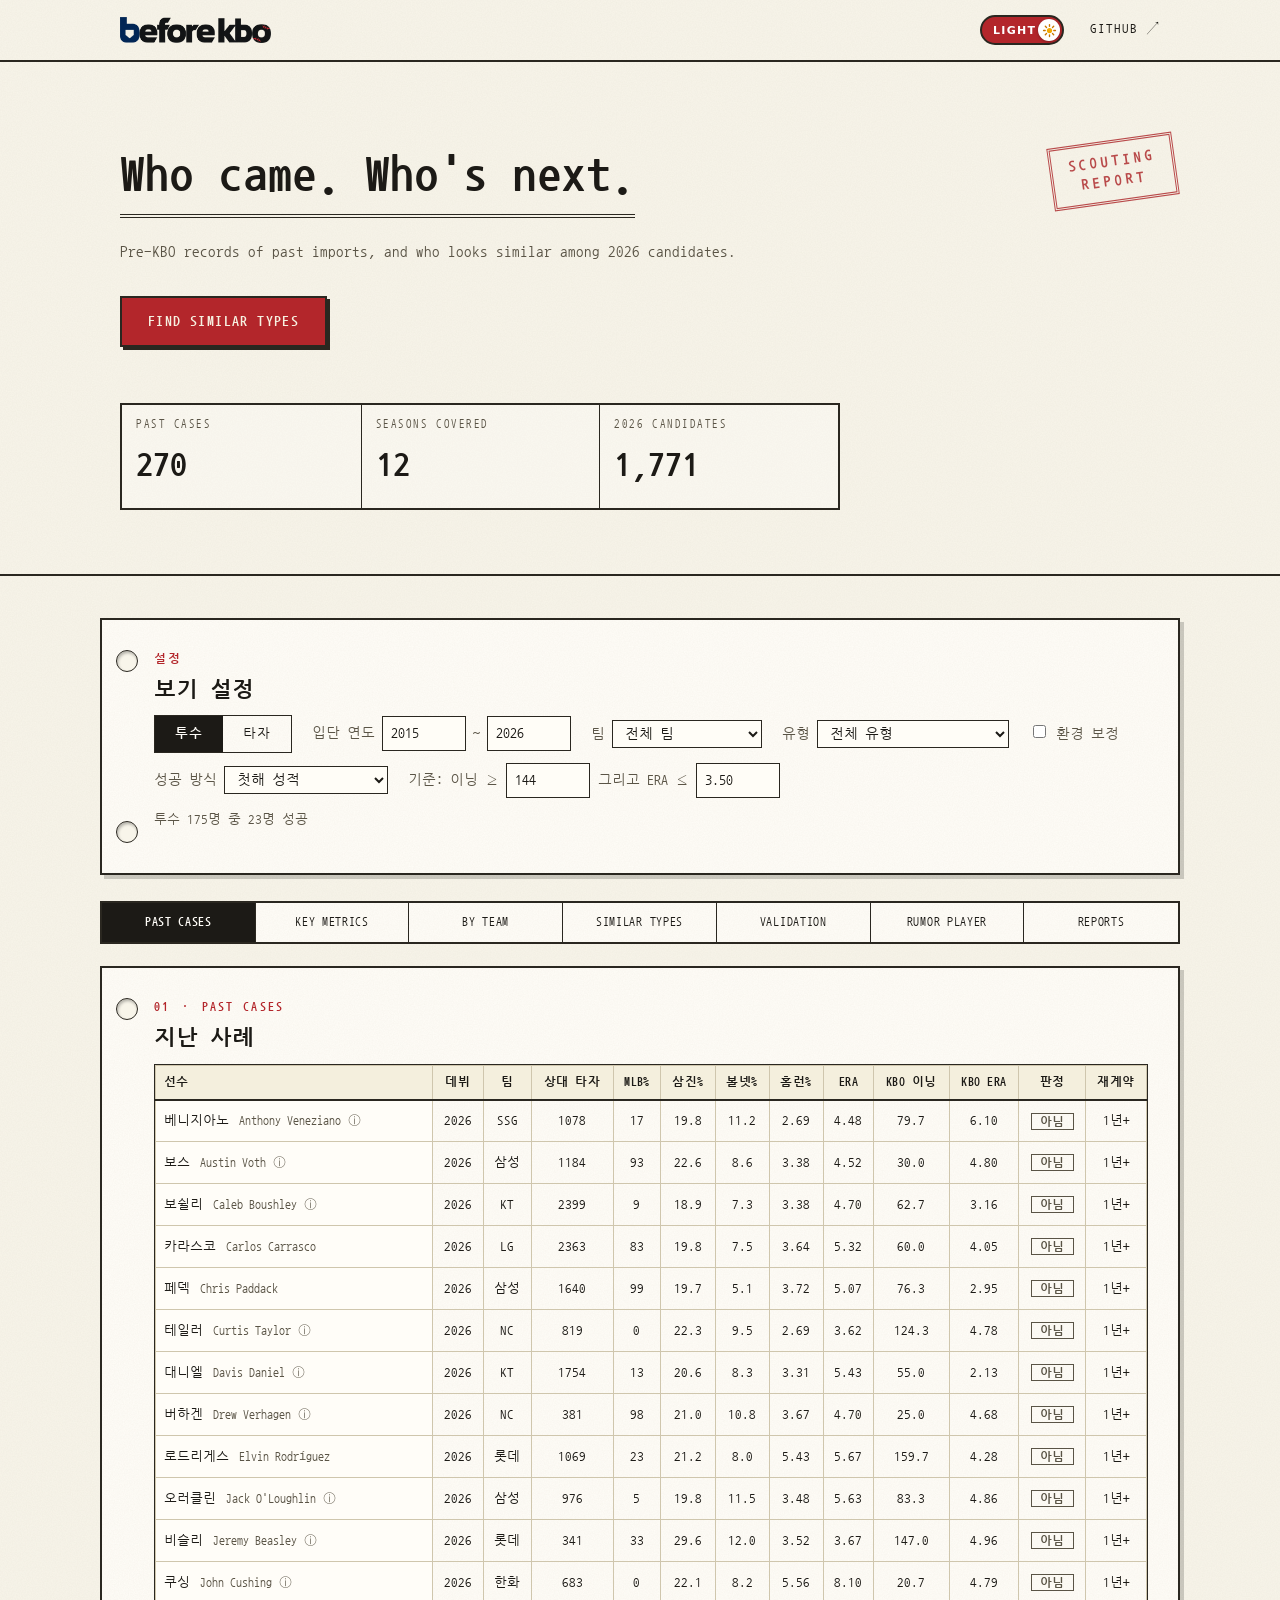
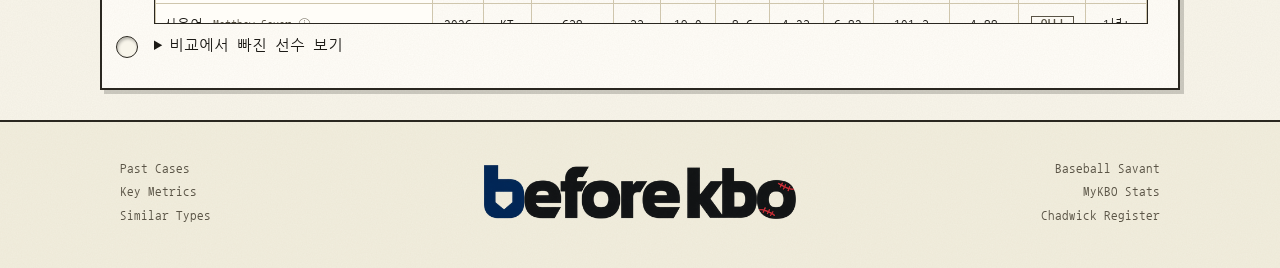
<file: docs/index.html>
<!doctype html>
<html lang="ko">
<head>
<meta charset="utf-8">
<meta name="viewport" content="width=device-width, initial-scale=1">
<title>Before KBO — 입단 전 5년으로 보는 KBO 외국인 선수</title>
<script>try{document.documentElement.dataset.theme = localStorage.getItem("bk_theme")==="classic" ? "classic" : "paper";}catch(e){document.documentElement.dataset.theme="paper";}</script>
<link rel="preconnect" href="https://fonts.googleapis.com">
<link rel="preconnect" href="https://fonts.gstatic.com" crossorigin>
<link rel="stylesheet" href="https://fonts.googleapis.com/css2?family=Nanum+Gothic+Coding:wght@400;700&display=swap">
<link rel="stylesheet" href="theme-paper.css">
<style>
/* 2026-11-15 디자인 개편: 어둡고 무게감 있는 톤을 기본으로 한다(밝은 모드 없음).
   차콜 배경 + 따뜻한 오프화이트 글자 + 주황 포인트. 그래프 색(레벨·성공·막대)도 같은 팔레트에서 고른다. */
:root{
  color-scheme:dark;
  --bg:#0b1424; --band:#0f1a2e; --band2:#16253d; --card:#121f36; --ink:#e8ecf3; --muted:#8e9bb3; --line:#25344d;
  --accent:#ff7a45; --mlb:#e5b04a; --aa:#4fc3b0; --ap:#9b8cff; --a:#8e9bb3; --mex:#e35d5d;
  --good:#52d39b; --bad:#ff6b6b; --warn-bg:#2a2214; --warn-line:#6b5420;
  --bar:#ff9a66; --bar2:#5b86d6;
}
*{box-sizing:border-box}
html{scroll-behavior:smooth;scroll-padding-top:72px}
/* KBO 다이아고딕 (KBO 제공 글꼴, fonts/KBO-Dia-Gothic_License.pdf 참고). 파일은 수정하지 않고 그대로 쓴다.
   라이선스상 로고·브랜드명·슬로건에는 쓸 수 없어서 .logo 와 히어로 제목(h1)은 기존 글꼴을 유지한다. */
@font-face{font-family:"KBO Dia Gothic";src:url("fonts/KBO-Dia-Gothic_light.woff") format("woff");font-weight:100 400;font-style:normal;font-display:swap}
@font-face{font-family:"KBO Dia Gothic";src:url("fonts/KBO-Dia-Gothic_medium.woff") format("woff");font-weight:500 600;font-style:normal;font-display:swap}
@font-face{font-family:"KBO Dia Gothic";src:url("fonts/KBO-Dia-Gothic_bold.woff") format("woff");font-weight:700 900;font-style:normal;font-display:swap}
:root{--font-base:"KBO Dia Gothic","Pretendard","Malgun Gothic","Apple SD Gothic Neo",system-ui,sans-serif; --font-brand:"Pretendard","Malgun Gothic","Apple SD Gothic Neo",system-ui,sans-serif}
body{margin:0;background:var(--bg);color:var(--ink);font:15px/1.7 var(--font-base)}
button,input,select,textarea{font-family:inherit}
.logo,.hero h1{font-family:var(--font-brand)}
a{color:inherit}
.wrap{max-width:1080px;margin:0 auto;padding:0 20px}
h1,h2,h3{line-height:1.3}
h2{font-size:22px;margin:0 0 4px}
h3{font-size:15px;margin:20px 0 6px}
.sub{color:var(--muted);margin:0}
.note{font-size:12.5px;color:var(--muted)}

/* ---------- 헤더 ---------- */
.top{position:sticky;top:0;z-index:20;background:var(--band);border-bottom:1px solid var(--line)}
.top .wrap{display:flex;align-items:center;justify-content:space-between;height:60px;gap:16px}
.logo{font-weight:800;letter-spacing:.12em;font-size:17px;text-decoration:none}
.logo b{font-weight:300;letter-spacing:.12em}
.logo.brand{display:inline-flex;align-items:center;padding:7px 16px;border-radius:999px;background:#f3f1ec;box-shadow:0 2px 10px rgba(0,0,0,.25)}
.logo.brand img{display:block;height:22px;width:auto}
.logo.brand.footlogo{padding:14px 30px}
.logo.brand.footlogo img{height:49px}
/* 표: 행 높이를 모두 같게, 첫 열(선수명) 말고는 가운데 정렬 */
.tablewrap td{height:42px;padding-top:0;padding-bottom:0;vertical-align:middle}
.tablewrap td:not(:first-child),.tablewrap th:not(:first-child){text-align:center}
.tablewrap .tag{line-height:1.25;vertical-align:middle}
/* History 보기 */
/* 직접 그리기 */
.drawbox{margin:6px 0 14px;padding:14px 16px;border:1px solid var(--line);border-radius:12px}
.drawgrid{display:grid;grid-template-columns:minmax(0,1.1fr) minmax(0,1fr);gap:22px;align-items:center}
.drawsvg svg{width:100%;height:auto;touch-action:none;user-select:none;-webkit-user-select:none}
.drawset{display:inline-flex;margin:0 0 10px;border:1px solid var(--line);border-radius:999px;overflow:hidden}
.drawset button{font:inherit;font-size:12.5px;padding:5px 15px;border:0;background:transparent;color:var(--muted);cursor:pointer}
.drawset button.on{background:var(--accent);color:#16110d;font-weight:700}
.drawbtns{display:flex;flex-wrap:wrap;gap:8px;margin:8px 0 6px}
.drawside h4{margin:14px 0 6px;font-size:13.5px}
.drawside .hrow{margin:6px 0;padding:8px 12px}
.drawside .hrow .who{min-width:0}
.dx{fill:none;stroke:var(--muted);stroke-width:1.5;stroke-dasharray:2 2}
.dh{fill:var(--accent);stroke:#fff;stroke-width:2;cursor:grab}
.dv{fill:var(--ink);font-weight:700;paint-order:stroke;stroke:var(--bg);stroke-width:3px}
@media (max-width:820px){.drawgrid{grid-template-columns:1fr}}
.mi{display:block;height:18px;width:auto}
.mate{display:inline-flex;margin-left:5px;vertical-align:middle;cursor:help}
.mate.link{cursor:pointer}
.mate.link:hover .mi{transform:scale(1.18)}
.more{margin-left:6px;font-size:11px;color:var(--muted)}
.timeline td.mates,.timeline th.mh{text-align:right;white-space:nowrap}
.timeline th.mh{display:table-cell}
.timeline th.mh .mi{display:inline-block;vertical-align:middle;margin-left:5px}
.lvtag{display:inline-block;min-width:36px;text-align:center;padding:0 8px;border:1px solid var(--c,var(--line));color:var(--c,var(--muted));border-radius:999px;font-size:11.5px;font-weight:700;line-height:1.5}
.tablewrap table.timeline td.l{text-align:left}
.tablewrap table.timeline td.yr{font-weight:700;vertical-align:top;padding-top:11px}
.timeline tr.kbo td{background:rgba(255,122,69,.07)}
.hrow{display:flex;flex-wrap:wrap;align-items:baseline;gap:4px 14px;padding:10px 14px;margin:8px 0;border:1px solid var(--line);border-radius:10px}
.hrow.link{cursor:pointer}
.hrow.link:hover{border-color:var(--accent)}
.hrow .who{font-weight:700;min-width:160px}
.hrow .what{color:var(--muted);font-size:13px}
.hrow .tagk{margin-left:auto;font-size:12px;color:var(--accent);border:1px solid var(--accent);padding:0 9px;border-radius:999px}
.stamp{display:none}
/* LIGHT / DARK 스위치: 알약 + 미끄러지는 손잡이. LIGHT = Paper(크림), DARK = 네이비 */
.themebtn{position:relative;display:inline-block;flex:none;width:84px;height:30px;padding:0;border:2px solid var(--tg-edge);border-radius:999px;background:var(--tg-bg);color:var(--tg-fg);cursor:pointer;align-self:center;overflow:hidden;font:700 11px/1 "Pretendard","Malgun Gothic",system-ui,sans-serif;letter-spacing:.12em;transition:background .25s,border-color .25s,color .25s}
.themebtn:hover{filter:brightness(1.06)}
.themebtn:focus-visible{outline:2px solid var(--tg-edge);outline-offset:2px}
.tg-text{position:absolute;top:50%;transform:translateY(-50%);transition:opacity .2s;pointer-events:none}
.tg-light{left:11px}.tg-dark{right:11px}
.tg-knob{position:absolute;top:2px;left:2px;width:22px;height:22px;border-radius:50%;background:#fff;box-shadow:0 1px 3px rgba(0,0,0,.3);display:grid;place-items:center;transition:transform .28s cubic-bezier(.3,.7,.3,1)}
html[data-theme="paper"] .themebtn{--tg-bg:#b3262b;--tg-fg:#fff;--tg-edge:#2a2720}
html[data-theme="paper"] .tg-knob{transform:translateX(54px)}
html[data-theme="paper"] .tg-dark,html[data-theme="paper"] .i-moon{display:none}
html:not([data-theme="paper"]) .themebtn{--tg-bg:#ff7a45;--tg-fg:#16110d;--tg-edge:#ffb089}
html:not([data-theme="paper"]) .tg-knob{transform:translateX(0)}
html:not([data-theme="paper"]) .tg-light,html:not([data-theme="paper"]) .i-sun{display:none}
nav{align-items:center}
/* 상세 창 머리: 이름 → 기본 정보 → 유형·배지 → 보조 설명 → 영상 */
.dlgin:focus{outline:none}
.dh-main h2{margin:0 0 8px}
.dh-facts{display:flex;flex-wrap:wrap;gap:4px 0;margin:0;font-size:14px;color:var(--ink)}
.dh-facts span{display:inline-flex;align-items:center}
.flag{display:inline-block;height:13px;width:auto;margin-right:6px;border-radius:2px;box-shadow:0 0 0 1px rgba(0,0,0,.28);vertical-align:-1px}
.dh-facts span+span::before{content:"·";margin:0 9px;color:var(--muted)}
.dh-tags{display:flex;flex-wrap:wrap;align-items:center;gap:8px;margin:12px 0 0}
.dh-tags .rum-st{margin:0}
.pill{display:inline-block;padding:2px 13px;border:1px solid var(--line);border-radius:999px;font-size:13px;font-weight:700;background:rgba(255,255,255,.04)}
.dh-ctx{margin:12px 0 0;font-size:12.5px;color:var(--muted)}
.dh-links{margin:3px 0 0;font-size:12.5px;color:var(--muted)}
.dh-links a{color:var(--muted)}
.dh-links a:hover{color:var(--ink)}
.bio{margin:6px 0 0;font-size:13.5px;color:var(--ink);letter-spacing:.01em}
.awards{display:inline-flex;gap:4px;margin-left:6px;vertical-align:middle}
.aw{display:inline-flex;align-items:center;cursor:help}
.aw img{display:block;width:auto}

nav{display:flex;gap:26px;font-size:13px;letter-spacing:.04em}
nav a{text-decoration:none;color:var(--muted);padding:4px 0;border-bottom:1px solid transparent}
nav a:hover{color:var(--ink);border-bottom-color:var(--ink)}

/* ---------- 히어로 ---------- */
.hero{position:relative;background:var(--band);overflow:hidden;text-align:center;padding:76px 0 84px}
.hero svg.wave{position:absolute;inset:0;width:100%;height:100%;opacity:.55;pointer-events:none}
.hero .wrap{position:relative}
.eyebrow{font-size:12px;letter-spacing:.18em;color:var(--muted);text-transform:uppercase;margin:0 0 14px}
.hero h1{font-size:36px;letter-spacing:.01em;margin:0 auto 16px;max-width:760px}
.hero p.lead{max-width:620px;margin:0 auto 26px;color:var(--muted);font-size:15px}
.btn{display:inline-block;font:inherit;font-size:13px;letter-spacing:.08em;padding:11px 28px;border:1px solid var(--ink);background:transparent;color:var(--ink);text-decoration:none;cursor:pointer}
.btn:hover{background:var(--ink);color:var(--bg)}
.btn.ghost{border-color:var(--line);color:var(--muted);margin-left:8px}
.btn.mini{padding:4px 12px;font-size:12px;letter-spacing:.02em}
.en{color:var(--muted);font-size:12px;margin-left:3px}
.rd-c{fill:color-mix(in srgb,var(--mlb) 22%,transparent);stroke:var(--mlb);stroke-width:2}
#cmpBar{position:fixed;left:50%;bottom:14px;transform:translateX(-50%);z-index:30;background:var(--card);border:1px solid var(--ink);padding:8px 14px;display:flex;gap:10px;align-items:center;font-size:13px;box-shadow:0 4px 18px rgba(0,0,0,.25);max-width:96vw;flex-wrap:wrap}
#cmpBar[hidden]{display:none}
.chip{display:inline-flex;gap:6px;align-items:center;border:1px solid var(--line);padding:2px 8px;margin:2px 6px 2px 0;font-size:13px;cursor:pointer;background:var(--bg)}
.chip:hover{border-color:var(--ink)}
.chip .x{border:0;background:transparent;color:var(--muted);cursor:pointer;font:inherit;padding:0 2px}
.cmpgrid{display:grid;grid-template-columns:1fr 1fr;gap:8px 14px}
.cmpcol h4{margin:6px 0 0;font-size:13px}
.dlgbtns{display:flex;gap:6px;flex-wrap:wrap;justify-content:flex-end}
.typrow{display:grid;grid-template-columns:230px 1fr 110px 90px;align-items:center;gap:10px;margin:4px 0;font-size:13.5px;cursor:pointer;padding:2px 4px}
.typrow:hover{background:var(--band)}
@media (max-width:700px){ .typrow{grid-template-columns:130px 1fr 80px} .typrow span:last-child{display:none} }
.row.rf{margin:4px 0}
.row.rf input[type=number]{width:78px}
.stats{display:flex;justify-content:center;gap:44px;margin-top:40px;flex-wrap:wrap}
.stats div{min-width:110px}
.stats b{display:block;font-size:30px;font-weight:300;letter-spacing:.02em}
.stats span{font-size:12px;color:var(--muted);letter-spacing:.06em}

/* ---------- 폴드 아래 소제목 ---------- */
.pitch{text-align:center;padding:64px 0 52px}
.pitch h2{font-size:24px;max-width:700px;margin:0 auto 14px}
.pitch p{max-width:680px;margin:0 auto;color:var(--muted)}

/* ---------- 소개 ---------- */
.legend span{display:inline-flex;align-items:center;gap:5px;margin-right:14px;font-size:12.5px;color:var(--muted)}
.legend i{display:inline-block;width:10px;height:10px;border-radius:50%}

/* ---------- 메뉴 카드 ---------- */
.offer{padding:60px 0}
.offer h2{text-align:center;margin-bottom:28px}
.cards{display:grid;grid-template-columns:repeat(3,1fr);gap:28px}
.card{display:block;text-decoration:none;text-align:center}
.card .img{aspect-ratio:1/1;background:var(--band);display:flex;align-items:center;justify-content:center;border:1px solid transparent;transition:border-color .15s}
.card:hover .img{border-color:var(--ink)}
.card .img svg{width:62%;height:auto}
.card b{display:block;margin-top:14px;font-size:13px;letter-spacing:.14em}
.card span{display:block;margin-top:4px;font-size:13px;color:var(--muted)}

/* ---------- 도구 영역 ---------- */
.tools{padding:20px 0 8px}
.tool{background:var(--card);border:1px solid var(--line);padding:26px;margin:22px 0}
.tool .eyebrow{margin-bottom:6px}
.warn{background:var(--warn-bg);border:1px solid var(--warn-line);padding:12px 16px;margin:0 0 6px;font-size:14px}
.warn ul{margin:6px 0 0;padding-left:18px}
.row{display:flex;flex-wrap:wrap;gap:10px 20px;align-items:center;margin:12px 0}
label{font-size:14px;color:var(--muted)}
select,input[type=number],input[type=search]{font:inherit;padding:5px 8px;border:1px solid var(--line);background:var(--bg);color:var(--ink);border-radius:0}
input[type=number]{width:84px}
input[type=search]{width:200px}
.seg{display:inline-flex;border:1px solid var(--ink)}
.seg button{font:inherit;font-size:13px;letter-spacing:.08em;border:0;background:transparent;color:var(--ink);padding:7px 20px;cursor:pointer}
.seg button.on{background:var(--ink);color:var(--bg)}
.tablewrap{overflow-x:auto}
.tall{max-height:560px;overflow:auto}
table{border-collapse:collapse;width:100%;font-size:13.5px}
th,td{padding:7px 8px;border-bottom:1px solid var(--line);text-align:right;white-space:nowrap}
th{color:var(--muted);font-weight:600;background:var(--card);cursor:pointer;position:sticky;top:0;z-index:1;font-size:12.5px;letter-spacing:.04em}
th:first-child,td:first-child,th.l,td.l{text-align:left}
/* 가로로 스크롤해도 첫 열(선수 이름)이 보이도록 고정. 머리글(위쪽 고정)과 만나는 칸은 가장 위에 둔다 */
.tablewrap td:first-child{position:sticky;left:0;z-index:1;background:var(--card);box-shadow:1px 0 0 var(--line)}
.tablewrap th:first-child{position:sticky;left:0;z-index:3;box-shadow:1px 0 0 var(--line)}
.tablewrap tr.clickable:hover td:first-child{background:var(--band)}
tr.clickable{cursor:pointer}
tr.clickable:hover td{background:var(--band)}
.tag{display:inline-block;padding:0 8px;border-radius:10px;font-size:12px;border:1px solid var(--line)}
.tag.good{color:var(--good);border-color:var(--good)}
.tag.bad{color:var(--muted)}
.tag.warn{color:var(--mlb);border-color:var(--mlb)}
.gap{display:grid;grid-template-columns:130px 1fr 170px;align-items:center;gap:8px;margin:4px 0;font-size:13.5px}
.gapbar{position:relative;height:14px;background:var(--band)}
.gapbar::after{content:"";position:absolute;left:50%;top:-2px;bottom:-2px;width:1px;background:var(--muted)}
.gapbar i{position:absolute;top:2px;bottom:2px;background:var(--bar)}
.gapbar i.neg{background:var(--bar2)}
.gapsum{font-size:15.5px;line-height:1.65;margin:8px 0 14px}
.gaphead{font-size:11.5px;color:var(--muted);margin-bottom:2px}
.gap.gv{grid-template-columns:120px 1fr 130px 140px;padding:5px 0;border-bottom:1px dotted var(--line)}
.gap.gm .gapbar i{background:var(--good)}
.gap.gm .gapbar i.neg{background:var(--bad)}
.gapaxis{display:flex;justify-content:space-between}
.gway{display:block;font-size:11px}
.gchip{justify-self:start;display:inline-block;padding:2px 9px;border:1px solid var(--muted);color:var(--muted);font-size:12px;white-space:nowrap}
.gchip.g1,.gchip.g2{border-color:var(--good);color:var(--good)}
.gchip.b1,.gchip.b2{border-color:var(--bad);color:var(--bad)}
.gchip.g2{background:var(--good);color:var(--card)}
.gchip.b2{background:var(--bad);color:var(--card)}
svg{max-width:100%;height:auto;display:block}
svg text{fill:var(--ink);font-family:inherit}
svg .m{fill:var(--muted)}
svg .grid{stroke:var(--line);fill:none}
svg .axis{stroke:var(--muted);fill:none}
.rd-a{fill:color-mix(in srgb,var(--accent) 28%,transparent);stroke:var(--accent);stroke-width:2}
.rd-b{fill:none;stroke:var(--muted);stroke-width:1.5;stroke-dasharray:5 3}
.rd-zero{stroke:var(--muted);fill:none;stroke-dasharray:2 3}
.pt{cursor:pointer}
.pt:hover{stroke:var(--ink);stroke-width:2}

/* ---------- 근거 / 부가 / 푸터 ---------- */
footer{background:var(--band2);padding:34px 0 40px;font-size:13px}
footer .cols{display:grid;grid-template-columns:1fr auto 1fr;gap:24px;align-items:center}
footer .cols div:nth-child(1) a,footer .cols div:nth-child(3) a{display:block;color:var(--muted);text-decoration:none;margin:2px 0}
footer .cols div:nth-child(1) a:hover,footer .cols div:nth-child(3) a:hover{color:var(--ink)}
footer .cols div:nth-child(3){text-align:right}
footer .fine{margin-top:20px;font-size:12px;color:var(--muted);text-align:center}

/* ---------- 상세 창 ---------- */
dialog{border:1px solid var(--ink);background:var(--card);color:var(--ink);width:min(940px,96vw);max-height:92vh;padding:0}
dialog::backdrop{background:rgba(0,0,0,.5)}
.dlgin{padding:20px 22px 26px}
.dlghead{display:flex;justify-content:space-between;gap:12px;align-items:flex-start}
.dlghead h2{font-size:22px}
.close{font:inherit;font-size:13px;border:1px solid var(--ink);background:transparent;color:var(--ink);padding:5px 14px;cursor:pointer}
.close:hover{background:var(--ink);color:var(--bg)}
.two{display:grid;grid-template-columns:minmax(300px,380px) 1fr;gap:16px;align-items:start}
.trgrid{display:grid;grid-template-columns:repeat(auto-fit,minmax(250px,1fr));gap:8px 14px}
.trt{font-size:13px;font-weight:600;margin-top:6px}
.box{border:1px solid var(--line);padding:10px 12px;margin:10px 0;font-size:14px}

@media (max-width:820px){
  nav{gap:14px;font-size:12px}
  .top .wrap{height:auto;padding-top:10px;padding-bottom:10px;flex-direction:column;gap:6px}
  .hero{padding:52px 0 60px}
  .hero h1{font-size:27px}
  .cards{grid-template-columns:1fr;gap:20px}
  .card .img{aspect-ratio:16/9}
  .card .img svg{width:34%}
  .gap{grid-template-columns:96px 1fr 120px}
  .gap.gv{grid-template-columns:84px 1fr 74px 112px;gap:6px}
  .two{grid-template-columns:1fr}
  input[type=search]{width:140px}
  footer .cols{grid-template-columns:1fr;text-align:center}
  footer .cols div:nth-child(3){text-align:center}
  .tool{padding:18px}
}

/* ================= 어두운 프리미엄 톤: 위 기본 스타일을 덮어쓴다 ================= */
.top{background:rgba(11,20,36,.78);backdrop-filter:blur(14px);-webkit-backdrop-filter:blur(14px)}
nav a:hover{color:var(--ink);border-bottom-color:var(--accent)}
h2{font-weight:700;letter-spacing:-.015em}

/* 히어로: 은은한 광원 + 크고 굵은 제목 */
.hero{background:var(--bg);padding:108px 0 100px;border-bottom:1px solid var(--line)}
.hero::before{content:"";position:absolute;inset:-25% -10% auto -10%;height:130%;pointer-events:none;
  background:radial-gradient(900px 420px at 72% 0%,rgba(255,122,69,.24),transparent 65%),radial-gradient(700px 380px at 10% 100%,rgba(91,134,214,.15),transparent 65%)}
.hero svg.wave{display:none}
.eyebrow{color:var(--accent);letter-spacing:.22em;font-weight:600}
.hero h1{font-size:clamp(32px,5.6vw,60px);font-weight:800;letter-spacing:-.025em;line-height:1.12;max-width:900px}
.hl{background:linear-gradient(90deg,#ff7a45,#ffc27a);-webkit-background-clip:text;background-clip:text;color:transparent}
.hero p.lead{font-size:16px;color:#aab6cb}
.stats{gap:56px;margin-top:60px}
.stats b{font-size:44px;font-weight:700;letter-spacing:-.02em}

/* 버튼·입력 */
.btn{border-radius:999px;padding:13px 34px;font-weight:600;letter-spacing:.06em;border:1px solid transparent;background:var(--accent);color:#16110d;transition:transform .15s,box-shadow .15s}
.btn:hover{background:#ff8f5f;color:#16110d;transform:translateY(-1px);box-shadow:0 8px 28px rgba(255,122,69,.35)}
.btn.ghost{background:transparent;border-color:var(--line);color:var(--muted)}
.btn.mini{padding:5px 14px;font-weight:500;background:transparent;border:1px solid var(--line);color:var(--ink);letter-spacing:.02em}
.btn.mini:hover{background:var(--accent);border-color:var(--accent);color:#16110d;box-shadow:none;transform:none}
select,input[type=number],input[type=search],input[type=text]{border-radius:8px;background:#0b1322;border-color:var(--line)}
select:focus,input:focus{outline:none;border-color:var(--accent);box-shadow:0 0 0 3px rgba(255,122,69,.18)}
.seg{border-radius:999px;overflow:hidden;border-color:var(--line)}
.seg button.on{background:var(--accent);color:#16110d;font-weight:700}

/* 구역·카드: 둥근 어두운 패널 */
.pitch{padding:88px 0 68px}
.pitch h2{font-size:clamp(22px,3.2vw,32px);font-weight:700;letter-spacing:-.02em}
.tool{border-radius:16px}
.tool{background:linear-gradient(180deg,#13213a,#0f1a2f);box-shadow:0 14px 44px rgba(0,0,0,.35);padding:30px}
.card .img{border-radius:16px;border:1px solid var(--line);background:radial-gradient(260px 200px at 50% 0%,rgba(255,122,69,.16),transparent 70%),linear-gradient(180deg,#16253d,#0f1b30)}
.card:hover .img{border-color:var(--accent);box-shadow:0 14px 44px rgba(255,122,69,.18)}
.card b{letter-spacing:.16em}
.warn{border-radius:12px}
.box{border-radius:10px;background:#0e182b}
footer{background:#08101d;border-top:1px solid var(--line)}

/* 표·막대·태그 */
th{color:#8190aa;border-bottom:1px solid #2c3b57}
tr.clickable:hover td,.tablewrap tr.clickable:hover td:first-child,.typrow:hover{background:#1a2a45}
.tag{border-radius:999px}
.gapbar{background:var(--band2);border-radius:4px}
.gapbar i{border-radius:3px}
.chip{border-radius:999px;background:#0b1322}
#cmpBar{border-radius:999px;border-color:var(--accent);background:#0f1b30}

/* 상세·비교 창 */
dialog{border:1px solid #2c3b57;border-radius:18px;background:linear-gradient(180deg,#13213a,#0e182b);box-shadow:0 30px 90px rgba(0,0,0,.65)}
dialog::backdrop{background:rgba(4,9,18,.74);backdrop-filter:blur(4px)}
.close{border-radius:999px;border-color:var(--line);padding:6px 16px}
.close:hover{background:var(--accent);border-color:var(--accent);color:#16110d}

/* 스카우팅 노트(방문자 리포트) */
.replist{display:grid;grid-template-columns:repeat(auto-fill,minmax(300px,1fr));gap:14px;margin-top:14px}
.rep{border:1px solid var(--line);border-radius:12px;background:#0e182b;padding:16px 18px}
.rep[data-kind]{cursor:pointer;transition:border-color .15s,transform .15s}
.rep[data-kind]:hover{border-color:var(--accent);transform:translateY(-1px)}
.rep .who{font-weight:700;font-size:15px}
.rep .one{margin:8px 0 10px;font-size:14.5px;line-height:1.55}
.rep dl{margin:0;font-size:13px;line-height:1.55}
.rep dt{color:var(--muted);font-size:11.5px;letter-spacing:.08em;margin-top:8px}
.rep dd{margin:2px 0 0}
.rep .by{margin-top:12px;font-size:12px;color:var(--muted)}
.badge-op{display:inline-block;font-size:11px;letter-spacing:.04em;padding:2px 9px;border-radius:999px;border:1px solid var(--line);color:var(--muted);margin-left:6px;vertical-align:middle}
.repbtn{display:inline-block;margin-top:6px}

.rum-st{display:inline-block;font-size:11px;padding:2px 9px;border-radius:999px;border:1px solid var(--line);margin-left:6px;vertical-align:middle}
.rum-st.r0{color:var(--muted)}.rum-st.r1{color:var(--mlb);border-color:var(--mlb)}.rum-st.r2{color:var(--aa);border-color:var(--aa)}
.rep .meta{font-size:12.5px;color:var(--muted);margin-top:6px}

/* 챕터 탭: 한 번에 한 챕터만 보인다 */
.tabs{display:grid;grid-auto-flow:column;grid-auto-columns:minmax(max-content,1fr);gap:6px;overflow-x:auto;margin:26px 0 0;padding:8px;border:1px solid var(--line);border-radius:999px;background:rgba(15,26,46,.86);backdrop-filter:blur(12px);-webkit-backdrop-filter:blur(12px);position:sticky;top:70px;z-index:15;scrollbar-width:none}
.tabs::-webkit-scrollbar{display:none}
.tabs button{font:inherit;font-size:13.5px;text-align:center;color:var(--muted);background:transparent;border:0;border-radius:999px;padding:9px 8px;cursor:pointer;white-space:nowrap;transition:color .15s,background .15s}
.tabs button:hover{color:var(--ink)}
.tabs button[aria-selected="true"]{background:var(--accent);color:#16110d;font-weight:700}
.tool.chapter[hidden]{display:none}
@media (max-width:820px){.tabs{top:0;position:static;border-radius:14px}}

/* 히어로: 심플 — 장식 없이 글자와 여백만 */
.hero{padding:130px 0 110px}
.hero::before,.hero::after{display:none}
.hero h1{font-size:clamp(30px,4.6vw,46px);font-weight:600;letter-spacing:-.035em;line-height:1.25;margin-bottom:18px;max-width:none}
.hero p.lead{font-size:17px;color:var(--muted);margin:0 auto 36px;max-width:760px}
.hero .btn{padding:13px 32px;font-size:14px;font-weight:600;box-shadow:none}
.hero .btn:hover{transform:none;box-shadow:none}
.stats{display:flex;justify-content:center;gap:72px;max-width:none;margin:84px auto 0;border:0;border-radius:0;background:none;backdrop-filter:none;-webkit-backdrop-filter:none}
.stats div{padding:0;min-width:0}
.stats div+div{border-left:0}
.stats b{font-size:34px;font-weight:600;letter-spacing:-.02em;font-variant-numeric:tabular-nums;background:none;-webkit-background-clip:border-box;background-clip:border-box;color:var(--ink)}
.stats span{display:block;margin-top:6px;font-size:12px;color:var(--muted);letter-spacing:0}
@media (max-width:820px){.hero{padding:80px 0 64px}.hero p.lead{font-size:16px}.stats{gap:28px;margin-top:52px}.stats b{font-size:26px}.stats span{font-size:11px}}

/* 상세 창: 큰 그래프(오각형 확대, 추이 2×2) + 마우스오버 수치 */
dialog{width:min(1040px,96vw)}
#dlgBody .two{grid-template-columns:minmax(0,1.15fr) minmax(0,1fr);gap:24px;align-items:center}
.trgrid{grid-template-columns:repeat(2,minmax(0,1fr));gap:22px 26px}
.trt{font-size:14px;font-weight:600;margin:4px 0 2px}
@media (max-width:820px){#dlgBody .two{grid-template-columns:1fr}}
@media (max-width:600px){.trgrid{grid-template-columns:1fr}}
svg [data-tip]:hover{stroke:var(--ink);stroke-opacity:.55;stroke-width:1.5}
svg rect[data-tip]:hover{opacity:.85}
#tip{position:fixed;z-index:9999;pointer-events:none;max-width:260px;padding:9px 12px;border:1px solid #3b4a66;border-radius:10px;background:rgba(14,24,43,.96);box-shadow:0 10px 30px rgba(0,0,0,.5);font-size:12.5px;line-height:1.6;color:var(--ink)}
#tip[hidden]{display:none}
#tip .mut{color:var(--muted)}

/* 스크롤바: 얇고 어두운 트랙, 마우스 올리면 주황 */
html{scroll-behavior:smooth;scrollbar-color:#3b4a66 transparent;scrollbar-width:thin}
*{scrollbar-color:#3b4a66 transparent;scrollbar-width:thin}
::-webkit-scrollbar{width:10px;height:10px}
::-webkit-scrollbar-track{background:transparent}
::-webkit-scrollbar-thumb{background:#32415e;border-radius:999px;border:3px solid transparent;background-clip:content-box;transition:background .2s}
::-webkit-scrollbar-thumb:hover{background:var(--accent);background-clip:content-box;border:3px solid transparent}
::-webkit-scrollbar-corner{background:transparent}
html::-webkit-scrollbar-track{background:var(--bg)}
dialog{overscroll-behavior:contain}
.tall,.tablewrap{overscroll-behavior:contain}
@media (prefers-reduced-motion:reduce){html{scroll-behavior:auto}}

/* 상세 창: 섹션 구분(제목 위 구분선 + 넉넉한 여백 + 강조 막대) */
#dlgBody h3{margin:34px 0 12px;padding:22px 0 0;border-top:1px solid var(--line);font-size:16px;display:flex;flex-wrap:wrap;align-items:baseline;gap:2px 8px}
#dlgBody h3::before{content:"";align-self:center;width:4px;height:16px;border-radius:2px;background:var(--accent)}
#dlgBody h3 .note{font-weight:400}
#dlgBody .dlghead + p, #dlgBody .dlghead ~ p.note:first-of-type{margin-top:12px}
#dlgBody .tablewrap,#dlgBody .legend,#dlgBody .trgrid,#dlgBody .two,#dlgBody .row{margin-top:10px;margin-bottom:10px}
#dlgBody p.note{margin:10px 0 0;line-height:1.6}
@media (max-width:820px){ nav{flex-wrap:wrap;justify-content:center;gap:4px 14px} nav a{white-space:nowrap} }
/* 한글은 단어 단위로 줄바꿈(조사 앞에서 끊기지 않게). 아주 긴 문자열은 넘치지 않게 강제로 끊는다 */
.hero h1,.hero p.lead,.pitch h2,.pitch p,.sub,h2,h3{word-break:keep-all;overflow-wrap:break-word}
</style>
</head>
<body>

<!-- ========== 헤더 ========== -->
<header class="top">
  <div class="wrap">
    <a class="logo brand" href="#top" aria-label="Before KBO"><img src="img/logo.png" alt="Before KBO" width="130" height="22"></a>
    <nav aria-label="링크">
      <button type="button" class="themebtn" id="themeBtn" role="switch" aria-checked="false" aria-label="라이트 모드 (누르면 다크)" title="LIGHT / DARK">
        <span class="tg-text tg-light">LIGHT</span><span class="tg-text tg-dark">DARK</span>
        <span class="tg-knob" aria-hidden="true">
          <svg class="i-sun" viewBox="0 0 24 24" width="15" height="15" fill="none" stroke="#c77700" stroke-width="2.2" stroke-linecap="round"><circle cx="12" cy="12" r="4.2" fill="#f2a900" stroke="none"/><path d="M12 2.5v2.6M12 18.9v2.6M2.5 12h2.6M18.9 12h2.6M5.3 5.3l1.9 1.9M16.8 16.8l1.9 1.9M5.3 18.7l1.9-1.9M16.8 7.2l1.9-1.9"/></svg>
          <svg class="i-moon" viewBox="0 0 24 24" width="15" height="15"><path d="M20 14.5A8.5 8.5 0 0 1 9.5 4a8.5 8.5 0 1 0 10.5 10.5z" fill="#1b2c4a"/></svg>
        </span>
      </button>
      <a href="https://github.com/bylinercho/before_kbo" target="_blank" rel="noopener noreferrer">GitHub ↗</a>
    </nav>
  </div>
</header>

<!-- ========== 히어로 ========== -->
<section class="hero" id="top">
  <svg class="wave" viewBox="0 0 1200 380" preserveAspectRatio="none" aria-hidden="true">
    <path d="M0 250 C200 170 380 330 620 240 S1000 150 1200 230 L1200 380 L0 380Z" fill="var(--band2)" opacity=".55"/>
    <path d="M0 300 C240 230 420 360 680 290 S1020 230 1200 290 L1200 380 L0 380Z" fill="var(--band2)" opacity=".7"/>
  </svg>
  <div class="wrap">
    <div class="stamp" aria-hidden="true">SCOUTING<br>REPORT</div>
    <h1>Who came. Who's next.</h1>
    <p class="lead">Pre-KBO records of past imports, and who looks similar among 2026 candidates.</p>
    <a class="btn" href="#s3">Find similar types</a>
    <div class="stats">
      <div><b id="statPast">-</b><span>Past cases</span></div>
      <div><b id="statYears">-</b><span>Seasons covered</span></div>
      <div><b id="statCand">-</b><span>2026 candidates</span></div>
    </div>
  </div>
</section>

<!-- ========== 도구 영역 ========== -->
<main class="wrap tools">
  <div class="tool" id="s0">
    <p class="eyebrow">설정</p>
    <h2>보기 설정</h2>
    <div class="row">
      <div class="seg" id="roleSeg"><button data-r="투수" class="on">투수</button><button data-r="타자">타자</button></div>
      <label>입단 연도 <input type="number" id="yFrom" value="2015" min="2015" max="2026"> ~ <input type="number" id="yTo" value="2026" min="2015" max="2026"></label>
    <label title="KBO 첫해 소속 팀 기준">팀 <select id="teamSel"></select></label>
      <label>유형 <select id="typSel"></select></label>
      <label><input type="checkbox" id="adjOn"> 환경 보정</label>
      <label>성공 방식 <select id="critMode">
        <option value="first">첫해 성적</option><option value="stay">다음 해 잔류</option>
        <option value="first+stay">첫해 성적 + 잔류</option><option value="two">첫 2시즌 합산 성적</option><option value="career">커리어하이 시즌</option></select></label>
      <span id="critP">
        <label>기준: 이닝 ≥ <input type="number" id="pIP" value="144"></label>
        <label>그리고 ERA ≤ <input type="number" id="pERA" value="3.50" step="0.05"></label>
      </span>
      <span id="critB" hidden>
        <label>기준: 타수 ≥ <input type="number" id="bAB" value="446"></label>
        <label>그리고 OPS ≥ <input type="number" id="bOPS" value="0.850" step="0.01"></label>
      </span>
    </div>
    <p class="note" id="critNote"></p>
  </div>

  <div class="tabs" id="tabs" role="tablist" aria-label="챕터">
    <button type="button" role="tab" data-tab="s1">Past Cases</button>
    <button type="button" role="tab" data-tab="s2">Key Metrics</button>
    <button type="button" role="tab" data-tab="s6">By Team</button>
    <button type="button" role="tab" data-tab="s3">Similar Types</button>
    <button type="button" role="tab" data-tab="s4">Validation</button>
    <button type="button" role="tab" data-tab="s8">Rumor Player</button>
    <button type="button" role="tab" data-tab="s7">Reports</button>
  </div>

  <div class="tool" id="s1">
    <p class="eyebrow">01 · Past Cases</p>
    <h2>지난 사례</h2>
    <div class="tablewrap tall" style="margin-top:12px"><table id="pastTable"></table></div>
    <details style="margin-top:10px"><summary>비교에서 빠진 선수 보기</summary><div class="note" id="excluded"></div></details>
  </div>

  <div class="tool" id="s2">
    <p class="eyebrow">02 · Key Metrics</p>
    <h2>성공을 가른 지표</h2>
    <div id="gap" style="margin-top:12px"></div>
    <p class="note" id="gapNote"></p>

    <h3>지표와 KBO 성적 비교</h3>
    <div class="row">
      <label>입단 전 지표(가로) <select id="xSel"></select></label>
      <label>KBO 첫해 성적(세로) <select id="ySel"></select></label>
      <label><input type="checkbox" id="enough" checked> <span id="enoughTxt"></span></label>
    </div>
    <div id="scatter"></div>
    <p class="note" id="scatNote"></p>

    <h3>유형별 성공 비율</h3>
    <div id="typPanel"></div>
    <p class="note" id="typNote"></p>
  </div>

  <div class="tool" id="s6">
    <p class="eyebrow">03 · By Team</p>
    <h2>구단별 외국인</h2>
    <div class="tablewrap" style="margin-top:10px"><table id="teamTable"></table></div>
    <div class="legend" id="teamLegend" style="margin-top:6px"></div>
    <p class="note" id="teamNote"></p>
  </div>

  <div class="tool" id="s3">
    <p class="eyebrow">04 · Similar Types</p>
    <h2>닮은 선수 찾기</h2>
    <div class="row">
      <label>기준 <select id="refSel"></select></label>
      <label>소속 <select id="lvSel"><option value="">전체</option><option value="AAA·MLB 오감">트리플A·MLB 오가는 선수</option><option value="AAA만">트리플A만</option><option value="MLB만">MLB만</option></select></label>
      <label>나이 상한 <input type="number" id="ageMax" value="40" min="20" max="45"></label>
      <label title="이름 기준 의심 포함"><input type="checkbox" id="noKbo" checked> KBO 경력(이름 기준 의심 포함) 선수 빼기</label>
      <label>이름 검색 <input type="search" id="q" placeholder="예: Sabato, 치리노스"></label>
    </div>
    <div class="drawbox" id="drawBox" hidden>
      <div class="drawset" id="drawSet" role="group" aria-label="그리기 기준"><button type="button" class="on" data-set="sc" aria-pressed="true">스탯캐스트 보조 지표</button><button type="button" data-set="main" aria-pressed="false">기본 5지표</button></div>
      <div class="drawgrid">
        <div class="drawsvg"><svg id="drawSvg" viewBox="0 0 380 345" role="img" aria-label="직접 그리는 레이더 그래프"></svg></div>
        <div class="drawside">
          <p class="note">점을 끌어 모양을 그리세요. 지표 이름을 누르면 빼고 찾습니다.</p>
          <div class="drawbtns"><button class="btn mini" id="drawAvg" type="button">평균으로</button><button class="btn mini" id="drawSucc" type="button">성공 사례 평균으로</button></div>
          <h4>내 모양과 닮은 지난 KBO 사례 TOP5</h4>
          <div id="drawPast"></div>
          <p class="note" id="drawWarn"></p>
        </div>
      </div>
    </div>
    <div class="row rf">
      <span class="note">기록 수준 범위 필터</span>
      <label>1 <select id="rf1Sel"></select> <input type="number" id="rf1Min" placeholder="하한" step="any"> ~ <input type="number" id="rf1Max" placeholder="상한" step="any"></label>
      <button class="btn mini" id="rf1Fit" type="button">지난 사례 범위로</button>
      <span class="note" id="rf1Hint"></span>
    </div>
    <div class="row rf">
      <span class="note" style="visibility:hidden">기록 수준 범위 필터</span>
      <label>2 <select id="rf2Sel"></select> <input type="number" id="rf2Min" placeholder="하한" step="any"> ~ <input type="number" id="rf2Max" placeholder="상한" step="any"></label>
      <button class="btn mini" id="rf2Fit" type="button">지난 사례 범위로</button>
      <span class="note" id="rf2Hint"></span>
    </div>
    <div class="tablewrap"><table id="candTable"></table></div>
    <p class="note" id="candNote"></p>
    <h3>관심 선수</h3>
    <div id="favBox"></div>
  </div>

  <div class="tool" id="s4">
    <p class="eyebrow">05 · Validation</p>
    <h2>지표 검증</h2>
    <p class="sub">회색 띠 안이면 우연과 구별되지 않습니다.</p>
    <div class="tablewrap" style="margin-top:10px"><table id="valTable"></table></div>
    <p class="note" id="valNote"></p>
  </div>

  <div class="tool" id="s7">
    <p class="eyebrow">07 · Reports</p>
    <h2>스카우팅 노트</h2>
    <div id="repList" class="replist"></div>
    <p class="note" id="repNote"></p>
  </div>
  <div class="tool" id="s8">
    <p class="eyebrow">06 · Rumor Player</p>
    <h2>입단설 선수</h2>
    <div id="rumList" class="replist"></div>
    <p class="note" id="rumNote"></p>
  </div>
</main>

<!-- ========== 푸터 ========== -->
<footer>
  <div class="wrap">
    <div class="cols">
      <div><a href="#s1">Past Cases</a><a href="#s2">Key Metrics</a><a href="#s3">Similar Types</a></div>
      <a class="logo brand footlogo" href="#top" aria-label="Before KBO"><img src="img/logo.png" alt="Before KBO" width="230" height="40"></a>
      <div><a href="https://baseballsavant.mlb.com/" rel="noopener">Baseball Savant</a><a href="https://mykbostats.com/" rel="noopener">MyKBO Stats</a><a href="https://github.com/chadwickbureau/register" rel="noopener">Chadwick Register</a></div>
    </div>
  </div>
</footer>

<dialog id="dlg"><div class="dlgin" id="dlgBody" tabindex="-1" autofocus></div></dialog>
<dialog id="cmpDlg"><div class="dlgin" id="cmpBody"></div></dialog>
<div id="cmpBar" hidden>비교: <span id="cmpItems"></span> <button class="btn mini" id="cmpGo" type="button">비교 보기</button> <button class="btn mini" id="cmpClear" type="button">비우기</button></div>

<script src="data.js"></script>
<script src="reports.js" onerror="void 0"></script>
<script src="rumors.js" onerror="void 0"></script>
<script src="awards.js" onerror="void 0"></script>
<script src="videos.js" onerror="void 0"></script><script>
"use strict";
const D = window.DATA;
const LABEL = {
  k_pct:"삼진%", bb_pct:"볼넷%", hr_pct:"홈런%", era:"ERA", gs_pct:"선발 비율%", iso:"ISO(장타력)", avg:"타율",
  mlb_share:"MLB 비중%", age:"입단 때 나이", il_days:"5년 IL 일수", il_n:"5년 IL 등재 횟수",
  velocity:"평균 구속(mph)", k_percent:"삼진%", bb_percent:"볼넷%", swing_miss_percent:"헛스윙%",
  hardhit_percent:"강한 타구%", xwoba:"xwOBA", launch_angle:"평균 발사각", release_extension:"익스텐션(ft)",
  arm_angle:"팔 각도", launch_speed:"평균 타구속도", barrels_per_bbe_percent:"배럴%"
};
const HINT = {k_pct:"투수는 상대 타자 중, 타자는 타석 중 비율. 높을수록 삼진이 많음", hr_pct:"투수는 허용한 홈런 비율, 타자는 친 홈런 비율", gs_pct:"등판 중 선발 비율. 100에 가까울수록 선발"};
/* 환경 보정 모드: 켜면 삼진%·볼넷%·홈런%·ERA·ISO·타율이 "같은 해·같은 레벨 리그 평균=100" 지수로 바뀐다 */
let ADJ = false;
const ADJF = new Set(["k_pct","bb_pct","hr_pct","era","iso","avg"]);
const labelBase = (role,f)=>{
  if (f==="hardhit_percent") return role==="투수"?"강한 타구 허용%":"강한 타구%";
  if (f==="xwoba") return role==="투수"?"xwOBA(허용)":"xwOBA";
  if (role==="투수" && f==="bb_pct") return "볼넷%(허용)";
  if (role==="투수" && f==="hr_pct") return "홈런%(허용)";
  return LABEL[f]||f;
};
const labelFor = (role,f)=> labelBase(role,f) + (ADJ && ADJF.has(f) ? " 지수" : "");
const TEAM = {"Doosan Bears":"두산","Hanwha Eagles":"한화","Kia Tigers":"KIA","Kiwoom Heroes":"키움","KT Wiz":"KT","LG Twins":"LG","Lotte Giants":"롯데","NC Dinos":"NC","Samsung Lions":"삼성","SSG Landers":"SSG","SK Wyverns":"SK","Nexen Heroes":"넥센","Lotte":"롯데"};
/* 팀 필터: 구단명이 바뀐 팀은 같은 구단으로 묶는다 (넥센→키움 2019, SK→SSG 2021) */
const FR = {"Doosan Bears":"두산","Hanwha Eagles":"한화","Kia Tigers":"KIA","Kiwoom Heroes":"키움","Nexen Heroes":"키움","KT Wiz":"KT","LG Twins":"LG","Lotte Giants":"롯데","NC Dinos":"NC","Samsung Lions":"삼성","SSG Landers":"SSG","SK Wyverns":"SSG"};
const FR_LIST = [["두산","두산"],["롯데","롯데"],["삼성","삼성"],["키움","키움 (넥센 포함)"],["한화","한화"],["KIA","KIA"],["KT","KT"],["LG","LG"],["NC","NC"],["SSG","SSG (SK 포함)"]];
const LVCOL = {MLB:"var(--mlb)", AAA:"var(--accent)", AA:"var(--aa)", "A+":"var(--ap)", A:"var(--a)", MEX:"var(--mex)"};
const $ = id => document.getElementById(id);
const fmt = (v,d=1)=> v==null ? "-" : Number(v).toFixed(d);
const decOf = f => (ADJ && ADJF.has(f)) ? 0 : ((f==="xwoba"||f==="iso"||f==="avg") ? 3 : (f==="era" ? 2 : 1));
const fF = (f,v)=> fmt(v,decOf(f));
const esc = s => String(s).replace(/[&<>"]/g, c=>({"&":"&amp;","<":"&lt;",">":"&gt;",'"':"&quot;"}[c]));
const flip = n => { const p = String(n).split(", "); return p.length===2 ? p[1]+" "+p[0] : n; };
const plain = s => String(s).normalize("NFKD").replace(/[̀-ͯ]/g,"").toLowerCase();
/* 이름 표기: 한국 등록명이 있으면 "치리노스 Yonny Chirinos", 없으면 영문만 */
const enName = r => r["영문명"] || flip(r.player_name);
const nameHTML = r => r["한글명"] ? `${esc(r["한글명"])} <span class="en">${esc(enName(r))}</span>` : esc(enName(r));
const nameTxt = r => r["한글명"] ? `${r["한글명"]} ${enName(r)}` : enName(r);
const teamK = t => { for (const k in TEAM) if (String(t).startsWith(k.split(" ")[0])) return TEAM[k]; return t; };
const BASE = D["후보연도"] || 2026;

let role = "투수", sortKey = null, sortDir = -1;
/* 재계약(N년): KBO에서 첫해부터 연속으로 뛴 시즌 수. 계약 정보가 아니라 시즌 기록에서 추정한 값이며, 2026까지 이어졌으면 "+"(진행 중) */
for (const r0 of ["투수","타자"]) for (const r of D.past[r0]) {
  const ys = new Set((r.kbo||[]).map(k=>k.y)); let n = 0;
  while (ys.has(r["KBO첫해"]+n)) n++;
  r.stay_n = n; r.stay_plus = ys.has(BASE) && (r["KBO첫해"]+n-1===BASE);
}
/* 웨이버 공시·방출 사례(기사에서 확인한 것만, 전체 목록 아님) */
const WV = {}; (D.waivers||[]).forEach(w=>{ (WV[String(w.mykbo_id)] = WV[String(w.mykbo_id)]||[]).push(w); });
const wvOf = id => WV[String(id)] || [];
const wvExplicit = id => wvOf(id).some(w=>w["구분"]==="웨이버 공시");
const wvText = id => wvOf(id).map(w=>`${w["일자"]} ${w["구분"]==="웨이버 공시"?"웨이버 공시":"방출·퇴출"}(${w["당시구단"]})`).join(", ");

/* ================= 공통 계산 ================= */
function succFirst(r){
  if (r["역할"]==="투수") return r.KBO_이닝!=null && r.KBO_ERA!=null && r.KBO_이닝 >= +$("pIP").value && r.KBO_ERA <= +$("pERA").value;
  return r.KBO_타수!=null && r.KBO_OPS!=null && r.KBO_타수 >= +$("bAB").value && r.KBO_OPS >= +$("bOPS").value;
}
/* 첫 2시즌 합산: 두 해 모두 KBO 기록이 있고, 합산 이닝/타수가 기준의 2배 이상 + 합산 ERA/OPS(이닝·타수 가중 평균, OPS는 근사)가 기준을 만족 */
function succTwo(r){
  const k = r.kbo||[], y = r["KBO첫해"], a = k.find(x=>x.y===y), b = k.find(x=>x.y===y+1);
  if (!a || !b) return false;
  if (r["역할"]==="투수"){
    const ip=(a.IP||0)+(b.IP||0); if (!ip) return false;
    const era=((a.ERA||0)*(a.IP||0)+(b.ERA||0)*(b.IP||0))/ip;
    return ip >= 2*(+$("pIP").value) && era <= +$("pERA").value;
  }
  const ab=(a.AB||0)+(b.AB||0); if (!ab) return false;
  const ops=((a.OPS||0)*(a.AB||0)+(b.OPS||0)*(b.AB||0))/ab;
  return ab >= 2*(+$("bAB").value) && ops >= +$("bOPS").value;
}
/* 커리어하이 시즌: KBO에서 뛴 시즌 가운데 한 시즌이라도 기준(투수 이닝·ERA, 타자 타수·OPS)을 넘으면 성공. 2026 진행 중 시즌도 포함 */
function succCareer(r){
  const k = r.kbo||[];
  if (r["역할"]==="투수") return k.some(x=> x.IP!=null && x.ERA!=null && x.IP >= +$("pIP").value && x.ERA <= +$("pERA").value);
  return k.some(x=> x.AB!=null && x.OPS!=null && x.AB >= +$("bAB").value && x.OPS >= +$("bOPS").value);
}
const MODE_NOTE = {first:"첫해 성적", stay:"다음 해에도 KBO 잔류", "first+stay":"첫해 성적 + 다음 해 잔류", two:"첫 2시즌 합산 성적", career:"커리어하이 시즌"};
const NEEDS_NEXT = m => m==="stay" || m==="first+stay" || m==="two";   // 다음 해 기록이 필요한 방식(2026 입단자 제외)
function isSuccess(r){
  const m = $("critMode").value;
  if (m==="stay") return r["다음해_KBO"]==="있음";
  if (m==="first+stay") return succFirst(r) && r["다음해_KBO"]==="있음";
  if (m==="two") return succTwo(r);
  if (m==="career") return succCareer(r);
  return succFirst(r);
}
/* 유형(군집): 08번이 기록 모양으로 묶은 것. 환경 보정 모드에서는 보정 지표로 묶은 유형(typA)을 쓴다 */
const typList = r0 => D.types[ADJ?"adj":"raw"][r0||role] || [];
const typOf = r => ADJ ? r.typA : r.typ;
const typName = r => { const t = typList(r["역할"])[typOf(r)]; return t ? t.name : "-"; };
function pastRows(r0, ignoreType, ignoreTeam){
  const a = +$("yFrom").value, b = +$("yTo").value, rr = r0||role, tm = ignoreTeam ? "" : $("teamSel").value, needNext = NEEDS_NEXT($("critMode").value), ty = ignoreType ? "" : $("typSel").value;
  return D.past[rr].filter(r=> r["KBO첫해"]>=a && r["KBO첫해"]<=b && (!tm || FR[r["팀"]]===tm) && (!needNext || r["KBO첫해"]<BASE) && (ty==="" || typOf(r)===+ty));
}
const zf = (f,x)=>{ const [m,s]=D.scale[role][f]; return (x-m)/s; };
/* 오각형은 "바깥쪽 = 평균보다 좋음"으로 그린다. 낮을수록 좋은 지표(-1)는 부호를 뒤집는다. 0은 좋고 나쁨이 없는 지표(값이 클수록 바깥).
   거리·닮은 사례 계산(zf)에는 영향이 없고 그림과 편차 표시에만 쓴다. */
const GOOD = {"투수":{k_pct:1,bb_pct:-1,hr_pct:-1,era:-1,gs_pct:0}, "타자":{k_pct:-1,bb_pct:1,hr_pct:1,iso:1,avg:1}};
const SGOOD = {"투수":{velocity:1,k_percent:1,bb_percent:-1,swing_miss_percent:1,hardhit_percent:-1,xwoba:-1,launch_angle:-1,release_extension:1,arm_angle:0},
               "타자":{launch_speed:1,hardhit_percent:1,barrels_per_bbe_percent:1,xwoba:1,k_percent:-1,bb_percent:1,swing_miss_percent:-1,launch_angle:0}};
const dirOf = (r0,f,sc)=> (((sc?SGOOD:GOOD)[r0]||{})[f]===-1) ? -1 : 1;
const zo = (f,x)=> dirOf(role,f,false) * zf(f,x);
/* 오각형 축 이름: 뒤집은(낮을수록 좋은) 지표는 "억제·회피"처럼 높을수록 좋은 말로 바꾼다. 화살표는 쓰지 않는다 */
const RADAR_NAME = {"투수":{bb_pct:"볼넷 억제",hr_pct:"홈런 억제"}, "타자":{k_pct:"삼진 회피"}};
const SRADAR_NAME = {"투수":{bb_percent:"볼넷 억제",hardhit_percent:"강한 타구 억제",xwoba:"xwOBA 억제",launch_angle:"발사각 억제"}, "타자":{k_percent:"삼진 회피",swing_miss_percent:"헛스윙 회피"}};
const labO = (r0,f,sc)=>{
  const nm = ((sc?SRADAR_NAME:RADAR_NAME)[r0]||{})[f];
  return nm ? nm + (!sc && ADJ && ADJF.has(f) ? " 지수" : "") : labelFor(r0,f);
};
function distance(a,b,skip){
  const feats = D.feats[role]; let sum=0,n=0; const dz={};
  for (const f of feats){
    if (skip && skip.has(f)) continue;   // 사용자가 뺀 지표는 거리에 넣지 않는다
    if (a[f]==null || b[f]==null) continue;
    const d = zf(f,a[f]) - zf(f,b[f]); dz[f]=d; sum+=d*d; n++;
  }
  return n >= feats.length-(skip?skip.size:0)-1 ? {dist:Math.sqrt(sum/n), dz} : null;
}
function nearest(vec, pool, k, skip){
  const res=[];
  for (const p of pool){ if (skip && skip(p)) continue; const d=distance(vec,p); if (d) res.push({p,dist:d.dist,dz:d.dz}); }
  res.sort((a,b)=>a.dist-b.dist); return res.slice(0,k);
}
function meanVec(rows){
  const out={}; D.feats[role].forEach(f=>{ const a=rows.map(r=>r[f]).filter(x=>x!=null); out[f]=a.length? a.reduce((s,x)=>s+x,0)/a.length : null; });
  return out;
}
const tag = r => isSuccess(r) ? '<span class="tag good">성공</span>' : '<span class="tag bad">아님</span>';
const resultLine = r => role==="투수" ? `${fmt(r.KBO_이닝,1)}이닝 ERA ${fmt(r.KBO_ERA,2)}` : `${fmt(r.KBO_타수,0)}타수 OPS ${fmt(r.KBO_OPS,3)}`;
const volTxt = r => role==="투수" ? `상대 ${r.vol}명` : `${r.vol}타석`;

/* ================= SVG 그래프 ================= */
function radarSVG(series, feats, zfun, labfun){
  feats = feats.filter(f=>series.every(s=>s.vec[f]!=null));
  const n = feats.length; if (n<3) return "<p class='note'>그릴 수 있는 지표가 부족합니다.</p>";
  const cx=190, cy=170, R=120, zmax=2.5;
  const ang = i => -Math.PI/2 + i*2*Math.PI/n;
  const rad = z => (Math.min(Math.max(z,-zmax),zmax)+zmax)/(2*zmax)*R;
  const pt = (i,z)=> [cx+Math.cos(ang(i))*rad(z), cy+Math.sin(ang(i))*rad(z)];
  const poly = zs => zs.map((z,i)=>pt(i,z).map(v=>v.toFixed(1)).join(",")).join(" ");
  const dotCol = c => c==="rd-a" ? "var(--accent)" : c==="rd-c" ? "var(--mlb)" : "var(--muted)";
  let h = `<svg viewBox="0 0 380 345" role="img" aria-label="지표별 편차 레이더 그래프">`;
  for (const z of [-2,-1,1,2]) h += `<polygon class="grid" points="${poly(feats.map(()=>z))}"/>`;
  h += `<polygon class="rd-zero" points="${poly(feats.map(()=>0))}"/>`;
  let xmin = 0, xmax = 380;   // 긴 축 이름이 잘리지 않도록 그림 영역을 필요한 만큼만 넓힌다
  feats.forEach((f,i)=>{
    const x=cx+Math.cos(ang(i))*R, y=cy+Math.sin(ang(i))*R, c=Math.cos(ang(i));
    h += `<line class="grid" x1="${cx}" y1="${cy}" x2="${x.toFixed(1)}" y2="${y.toFixed(1)}"/>`;
    const lx=cx+Math.cos(ang(i))*(R+10), ly=cy+Math.sin(ang(i))*(R+10)+4;
    const lab = labfun(f), anchor = Math.abs(c)<0.2?"middle":c>0?"start":"end";
    const w = [...lab].reduce((a,ch)=> a + (ch.charCodeAt(0)>255 ? 13 : 7.5), 0);
    const left = anchor==="end" ? lx-w : anchor==="start" ? lx : lx-w/2, right = anchor==="end" ? lx : anchor==="start" ? lx+w : lx+w/2;
    xmin = Math.min(xmin, left-6); xmax = Math.max(xmax, right+6);
    h += `<text x="${lx.toFixed(1)}" y="${ly.toFixed(1)}" font-size="12" text-anchor="${anchor}">${esc(lab)}</text>`;
  });
  series.slice().reverse().forEach(s=>{ h += `<polygon class="${s.cls}" points="${poly(feats.map(f=>zfun(f,s.vec[f])))}"/>`; });
  series.forEach(s=>{ feats.forEach((f,i)=>{ const [x,y]=pt(i,zfun(f,s.vec[f])); h += `<circle cx="${x.toFixed(1)}" cy="${y.toFixed(1)}" r="3.6" fill="${dotCol(s.cls)}" pointer-events="none"/>`; }); });
  /* 점에 마우스를 올리면 그 축의 세부 수치가 뜬다. 점은 선수 시리즈(주황 등)에만 둔다(평균 비교선 rd-b 제외) */
  feats.forEach((f,i)=>{
    const tip = `<b>${esc(labfun(f))}</b>` + series.map(s=>{ const z=zfun(f,s.vec[f]); return `<br><span style="color:${dotCol(s.cls)}">●</span> ${esc(s.name)} <b>${fF(f,s.vec[f])}</b> <span class="mut">(편차 ${z>=0?"+":""}${z.toFixed(2)})</span>`; }).join("");
    series.filter(s=>s.cls!=="rd-b").forEach(s=>{
      const [x,y]=pt(i,zfun(f,s.vec[f]));
      h += `<circle data-tip="${esc(tip)}" cx="${x.toFixed(1)}" cy="${y.toFixed(1)}" r="11" fill="transparent"/>`;
    });
  });
  return h.replace('viewBox="0 0 380 345"', `viewBox="${Math.floor(xmin)} 0 ${Math.ceil(xmax-xmin)} 345"`) + `</svg>`;
}
function trendSVG(f, hist, y0, y1, kboYear){
  const W=340,H=178,L=48,Rr=14,T=24,B=26;
  const pts = hist.filter(h=>h[f]!=null);
  const title = `<div class="trt">${esc(labelFor(role,f))}</div>`;
  if (!pts.length) return `<div>${title}<p class="note">기록 없음</p></div>`;
  const ref = D.scale[role][f][0];
  const vals = pts.map(p=>p[f]).concat([ref]); let lo=Math.min(...vals), hi=Math.max(...vals); const pad=(hi-lo)*0.2||1; lo-=pad; hi+=pad;
  const X = y => L + (y-(y0-0.5))/((y1+0.5)-(y0-0.5))*(W-L-Rr);
  const Y = v => T + (1-(v-lo)/(hi-lo))*(H-T-B);
  let s = `<svg viewBox="0 0 ${W} ${H}" role="img" aria-label="${esc(labelFor(role,f))} 추이">`;
  for (let y=y0; y<=y1; y++) s += `<line class="grid" x1="${X(y)}" x2="${X(y)}" y1="${T}" y2="${H-B}"/><text class="m" x="${X(y)}" y="${H-9}" font-size="11" text-anchor="middle">${y}</text>`;
  s += `<line class="axis" stroke-dasharray="3 3" x1="${L}" x2="${W-Rr}" y1="${Y(ref)}" y2="${Y(ref)}"/><text class="m" x="${L-4}" y="${Y(ref)+3}" font-size="10" text-anchor="end">평균</text>`;
  if (kboYear){ const kx=X(kboYear-0.5); s += `<line stroke="var(--bad)" stroke-dasharray="4 3" x1="${kx}" x2="${kx}" y1="${T-6}" y2="${H-B}"/><text x="${kx-3}" y="${T-8}" font-size="11" text-anchor="end" style="fill:var(--bad)">${kboYear} KBO 입단 →</text>`; }
  const showVal = pts.length <= 8;
  for (const lv of ["MEX","A","A+","AA","AAA","MLB"]){
    const g = pts.filter(p=>p.lv===lv).sort((a,b)=>a.y-b.y), col = LVCOL[lv];
    if (g.length>1) s += `<polyline fill="none" stroke="${col}" stroke-width="1.3" stroke-opacity=".7" points="${g.map(p=>X(p.y).toFixed(1)+","+Y(p[f]).toFixed(1)).join(" ")}"/>`;
    g.forEach(p=>{
      const px=X(p.y), py=Y(p[f]), r = 3 + Math.min(p.vol,500)/500*3.5;
      const dv = p[f]-ref, tip = `<b>${p.y} · ${lv==="MEX"?"멕시칸 리그":lv}</b><br>${esc(labelFor(role,f))} <b>${fF(f,p[f])}</b><br><span class="mut">${role==="투수"?"상대 타자 ":""}${p.vol}${role==="투수"?"명":"타석"} · 전체 평균 대비 ${dv>=0?"+":""}${fF(f,dv)}</span>`;
      s += `<circle cx="${px}" cy="${py}" r="${r.toFixed(1)}" fill="${col}" pointer-events="none"/><circle cx="${px}" cy="${py}" r="${(r+8).toFixed(1)}" fill="transparent" data-tip="${esc(tip)}"/>`;
      if (showVal) s += `<text x="${px}" y="${py-r-4}" font-size="10.5" text-anchor="middle" pointer-events="none">${fF(f,p[f])}</text>`;
    });
  }
  return `<div>${title}${s}</svg></div>`;
}
function kboBarsSVG(rows){
  const isP = role==="투수", key = isP?"ERA":"OPS", thr = isP ? +$("pERA").value : +$("bOPS").value;
  const vals = rows.map(r=>r[key]).filter(v=>v!=null); if (!vals.length) return "";
  const max = Math.max(...vals, thr) * 1.15, bw = 44, gap = 22, W = Math.max(280, rows.length*(bw+gap)+50), H=190, T=26, B=46;
  const Y = v => T + (1-v/max)*(H-T-B);
  let s = `<svg viewBox="0 0 ${W} ${H}" style="max-width:${Math.max(W,280)}px" role="img" aria-label="KBO 연도별 ${key}">`;
  s += `<line class="axis" x1="30" x2="${W-6}" y1="${H-B}" y2="${H-B}"/>`;
  s += `<line stroke="var(--good)" stroke-dasharray="4 3" x1="30" x2="${W-6}" y1="${Y(thr)}" y2="${Y(thr)}"/><text x="${W-6}" y="${Y(thr)-4}" font-size="10" text-anchor="end" style="fill:var(--good)">성공 기준 ${thr}</text>`;
  rows.forEach((r,i)=>{
    const x = 40 + i*(bw+gap), v=r[key]; if (v==null) return;
    const tip = `<b>${r.y} · ${esc(teamK(r["팀"]))}</b><br>${key} <b>${isP?fmt(v,2):fmt(v,3)}</b><br><span class="mut">${isP?fmt(r.IP,0)+"이닝":fmt(r.AB,0)+"타수"}</span>`;
    s += `<rect x="${x}" y="${Y(v)}" width="${bw}" height="${H-B-Y(v)}" fill="var(--bar)" data-tip="${esc(tip)}"></rect>`;
    s += `<text x="${x+bw/2}" y="${Y(v)-4}" font-size="11" text-anchor="middle">${isP?fmt(v,2):fmt(v,3)}</text>`;
    s += `<text class="m" x="${x+bw/2}" y="${H-B+14}" font-size="11" text-anchor="middle">${r.y}</text>`;
    s += `<text class="m" x="${x+bw/2}" y="${H-B+27}" font-size="10" text-anchor="middle">${isP?fmt(r.IP,0)+"이닝":fmt(r.AB,0)+"타수"}</text>`;
    s += `<text class="m" x="${x+bw/2}" y="${H-B+39}" font-size="10" text-anchor="middle">${esc(teamK(r["팀"]))}</text>`;
  });
  return s + "</svg>";
}

/* ================= 산점도 ================= */
const YM = {
  "투수": {"ERA":["ERA (낮을수록 좋음)",r=>r.KBO_ERA,2],"WHIP":["WHIP (낮을수록 좋음)",r=>r.KBO_WHIP,2],
           "K9":["9이닝당 삼진",r=>r.KBO_이닝? r.KBO_삼진/r.KBO_이닝*9:null,1],"BB9":["9이닝당 볼넷",r=>r.KBO_이닝? r.KBO_볼넷/r.KBO_이닝*9:null,1],"IP":["이닝",r=>r.KBO_이닝,0]},
  "타자": {"OPS":["OPS",r=>r.KBO_OPS,3],"HR":["홈런",r=>r.KBO_홈런,0],"KR":["삼진/타수",r=>r.KBO_타수? r.KBO_삼진/r.KBO_타수:null,3],"AB":["타수",r=>r.KBO_타수,0]}
};
const xval = (r,f)=> f==="il_days" ? (r.il?r.il.days:null) : f==="age" ? (r["출생연도"]!=null ? r["KBO첫해"]-r["출생연도"] : null) : (f==="mlb_share" ? r.mlb_share*100 : r[f]);
function fillScatterSel(){
  $("xSel").innerHTML = D.feats[role].concat(["mlb_share","age","il_days"]).map(f=>`<option value="${f}">${esc(labelFor(role,f))}</option>`).join("");
  $("ySel").innerHTML = Object.entries(YM[role]).map(([k,v])=>`<option value="${k}">${v[0]}</option>`).join("");
  $("enoughTxt").textContent = role==="투수" ? "표본 충분한 선수만 (KBO 첫해 50이닝 이상)" : "표본 충분한 선수만 (KBO 첫해 150타수 이상)";
}
function renderScatter(){
  const f = $("xSel").value, yk = $("ySel").value, [ylab,yfn,yd] = YM[role][yk];
  let rows = pastRows().filter(r=>xval(r,f)!=null && yfn(r)!=null);
  if ($("enough").checked) rows = rows.filter(r=> role==="투수" ? r.KBO_이닝>=50 : r.KBO_타수>=150);
  if (rows.length<3){ $("scatter").innerHTML="<p class='note'>그릴 선수가 너무 적습니다.</p>"; $("scatNote").textContent=""; return; }
  const xs=rows.map(r=>xval(r,f)), ys=rows.map(yfn);
  const ext = a => { const lo=Math.min(...a), hi=Math.max(...a), p=(hi-lo)*0.08||1; return [lo-p,hi+p]; };
  const [x0,x1]=ext(xs), [y0,y1]=ext(ys), W=640,H=340,L=56,Rr=16,T=14,B=44;
  const X=v=>L+(v-x0)/(x1-x0)*(W-L-Rr), Y=v=>T+(1-(v-y0)/(y1-y0))*(H-T-B), xd = (f==="age"||f==="mlb_share")?0:decOf(f);
  let s = `<svg viewBox="0 0 ${W} ${H}" role="img" aria-label="산점도">`;
  for (let i=0;i<=4;i++){
    const xv=x0+(x1-x0)*i/4, yv=y0+(y1-y0)*i/4;
    s += `<line class="grid" x1="${X(xv)}" x2="${X(xv)}" y1="${T}" y2="${H-B}"/><text class="m" x="${X(xv)}" y="${H-B+15}" font-size="11" text-anchor="middle">${fmt(xv,xd)}</text>`;
    s += `<line class="grid" x1="${L}" x2="${W-Rr}" y1="${Y(yv)}" y2="${Y(yv)}"/><text class="m" x="${L-6}" y="${Y(yv)+4}" font-size="11" text-anchor="end">${fmt(yv,yd)}</text>`;
  }
  s += `<text class="m" x="${(L+W-Rr)/2}" y="${H-6}" font-size="12" text-anchor="middle">${esc(labelFor(role,f))} (입단 전)</text>`;
  s += `<text class="m" x="14" y="${(T+H-B)/2}" font-size="12" text-anchor="middle" transform="rotate(-90 14 ${(T+H-B)/2})">${esc(ylab)} (KBO 첫해)</text>`;
  const n=rows.length, mx=xs.reduce((a,b)=>a+b,0)/n, my=ys.reduce((a,b)=>a+b,0)/n;
  let sxy=0,sxx=0,syy=0; rows.forEach((r,i)=>{ sxy+=(xs[i]-mx)*(ys[i]-my); sxx+=(xs[i]-mx)**2; syy+=(ys[i]-my)**2; });
  const corr = sxy/Math.sqrt(sxx*syy), slope=sxy/sxx, ic=my-slope*mx;
  s += `<line stroke="var(--muted)" stroke-dasharray="5 4" x1="${X(x0)}" y1="${Y(ic+slope*x0)}" x2="${X(x1)}" y2="${Y(ic+slope*x1)}"/>`;
  rows.forEach(r=>{
    const ok=isSuccess(r), size = role==="투수" ? r.KBO_이닝 : r.KBO_타수/2.2, rr = 3.5 + Math.min(size,180)/180*5.5;
    s += `<circle class="pt" data-kind="past" data-key="${r.mykbo_id}" cx="${X(xval(r,f))}" cy="${Y(yfn(r))}" r="${rr.toFixed(1)}" fill="${ok?"var(--accent)":"transparent"}" stroke="${ok?"var(--accent)":"var(--muted)"}" stroke-width="1.5" fill-opacity="${ok?0.7:1}"><title>${esc(nameTxt(r))} (${r["KBO첫해"]}) —${esc(labelFor(role,f))} ${fmt(xval(r,f),xd)}, ${esc(ylab)} ${fmt(yfn(r),yd)}</title></circle>`;
  });
  $("scatter").innerHTML = s + `</svg><div class="legend"><span><i style="background:var(--accent)"></i>성공 기준 충족</span><span><i style="border:1.5px solid var(--muted)"></i>그 외</span><span>점 크기 = ${role==="투수"?"이닝":"타수"}, 점선 = 추세선</span></div>`;
  $("scatNote").innerHTML = `${n}명, r = <b>${corr.toFixed(2)}</b>`;
}

/* ================= 1. 지난 사례 표 ================= */
/* 선수 신상(MLB Stats API): 포지션·투구손·타격손·출생국·키·몸무게. 없으면 "-" 또는 생략 */
const HAND = {R:"우",L:"좌",S:"양"};
const POS_KO = {P:"투수",C:"포수","1B":"1루수","2B":"2루수","3B":"3루수",SS:"유격수",LF:"좌익수",CF:"중견수",RF:"우익수",OF:"외야수",IF:"내야수",DH:"지명타자",TWP:"투타겸업"};
const bioPos = r => (r.bio && r.bio.pos) || "-";
const bioBat = r => (r.bio && r.bio.bat && HAND[r.bio.bat]) || "-";
function bioLine(rec){
  const b = rec.bio; if (!b) return "";
  const p = [];
  if (b.pos && b.pos!=="P") p.push(`${POS_KO[b.pos]||b.pos}(${b.pos})`);
  if (b.thr || b.bat) p.push(`${b.thr?HAND[b.thr]+"투":""}${b.bat?HAND[b.bat]+"타":""}`);
  if (b.ctry) p.push(esc(b.ctry));
  if (b.ht) p.push(`${b.ht}cm${b.wt?` ${b.wt}kg`:""}`);
  return p.length ? `<p class="bio">${p.join(" · ")}</p>` : "";
}
/* 출생국 → 국기 파일(docs/flags/, flag-icons 4x3 SVG). 목록에 없는 나라는 국기 없이 이름만 */
const FLAG = {"미국":"us","도미니카공화국":"do","베네수엘라":"ve","쿠바":"cu","캐나다":"ca","푸에르토리코":"pr","멕시코":"mx","일본":"jp","파나마":"pa","콜롬비아":"co","호주":"au","한국":"kr","대만":"tw","퀴라소":"cw","니카라과":"ni","아루바":"aw","바하마":"bs","영국":"gb","이탈리아":"it","브라질":"br","독일":"de","포르투갈":"pt","페루":"pe","슬로바키아":"sk","네덜란드":"nl","온두라스":"hn"};
const flagHTML = c => FLAG[c] ? `<img class="flag" src="flags/${FLAG[c]}.svg" alt="" width="18" height="14"> ` : "";
function factsLine(rec, age, isPast){
  const b = rec.bio || {}, p = [role];
  if (b.pos && b.pos!=="P") p.push(`${POS_KO[b.pos]||b.pos}(${b.pos})`);
  if (b.thr || b.bat) p.push(`${b.thr?HAND[b.thr]+"투":""}${b.bat?HAND[b.bat]+"타":""}`);
  if (b.ctry) p.push(`${flagHTML(b.ctry)}${esc(b.ctry)}`);
  if (b.ht) p.push(`${b.ht}cm${b.wt?` ${b.wt}kg`:""}`);
  if (age!=null) p.push(isPast ? `입단 때 ${age}세` : `${age}세`);
  return `<p class="dh-facts">${p.map(x=>`<span>${x}</span>`).join("")}</p>`;
}
function renderPast(){
  const rows = pastRows();
  const cols = role==="투수"
    ? [["영문명","선수",null],["KBO첫해","데뷔",0],["팀","팀",null],["vol","상대 타자",0],["mlb_share","MLB%",0],
       ["k_pct","삼진%",1],["bb_pct","볼넷%",1],["hr_pct","홈런%",2],["era","ERA",2],
       ["KBO_이닝","KBO 이닝",1],["KBO_ERA","KBO ERA",2],["판정","판정",null],["stay_n","재계약",0]]
    : [["영문명","선수",null],["포지션","포지션",null],["타","타",null],["KBO첫해","데뷔",0],["팀","팀",null],["vol","타석",0],["mlb_share","MLB%",0],
       ["k_pct","삼진%",1],["bb_pct","볼넷%",1],["iso","ISO",3],["avg","타율",3],
       ["KBO_타수","KBO 타수",0],["KBO_OPS","KBO OPS",3],["판정","판정",null],["stay_n","재계약",0]];
  if (ADJ) cols.forEach(c=>{ if (ADJF.has(c[0])) { c[1] += " 지수"; c[2] = 0; } });
  rows.forEach(r=>{ r["판정"] = isSuccess(r) ? "성공" : "아님"; r["포지션"] = bioPos(r); r["타"] = bioBat(r); });
  if (sortKey) rows.sort((a,b)=>{ const x=a[sortKey], y=b[sortKey]; if (x==null) return 1; if (y==null) return -1; return (x>y?1:x<y?-1:0)*sortDir; });
  else rows.sort((a,b)=> b["KBO첫해"]-a["KBO첫해"] || String(a["영문명"]).localeCompare(b["영문명"]));
  let h = "<thead><tr>" + cols.map(c=>`<th data-k="${c[0]}" class="${c[2]==null?"l":""}">${c[1]}${sortKey===c[0]?(sortDir>0?" ▲":" ▼"):""}</th>`).join("") + "</tr></thead><tbody>";
  for (const r of rows){
    h += `<tr class="clickable" data-kind="past" data-key="${r.mykbo_id}">` + cols.map(c=>{
      const k=c[0]; let v=r[k];
      if (k==="팀") v = teamK(v);
      else if (k==="mlb_share") v = fmt(v*100,0);
      else if (k==="stay_n") v = `${r.stay_n}년${r.stay_plus?"+":""}`;
      else if (k==="typ") v = `<span class="note" style="white-space:nowrap">${esc(typName(r))}</span>`;
      else if (k==="판정") v = `<span class="tag ${v==="성공"?"good":"bad"}">${v}</span>`;
      else if (k==="영문명") v = nameHTML(r) + awardBadges(r) + (wvOf(r.mykbo_id).length ? ` <span class="tag warn" title="${esc(wvText(r.mykbo_id))}">${wvExplicit(r.mykbo_id)?"웨이버":"방출"}</span>` : "") + (r["주의"] ? ` <span title="${esc(r["주의"])}" style="cursor:help;color:var(--muted)">ⓘ</span>` : "");
      else if (c[2]!=null) v = fmt(v,c[2]);
      else if (v==null || v==="") v = "-";
      return `<td class="${c[2]==null?"l":""}">${v}</td>`;
    }).join("") + "</tr>";
  }
  $("pastTable").innerHTML = h + "</tbody>";
  $("pastTable").querySelectorAll("th").forEach(th=> th.onclick = ()=>{ const k=th.dataset.k; if (sortKey===k) sortDir*=-1; else {sortKey=k; sortDir=-1;} renderPast(); });
  const ok = rows.filter(r=>r["판정"]==="성공").length;
  $("critNote").textContent = `${role} ${rows.length}명 중 ${ok}명 성공`;
  const a=+$("yFrom").value, b=+$("yTo").value;
  const tm = $("teamSel").value;
  const ex = D.excluded[role].filter(e=>e["KBO첫해"]>=a && e["KBO첫해"]<=b && (!tm || FR[e["팀"]]===tm));
  const reasons = {}; ex.forEach(e=>{ (reasons[e["이유"]] = reasons[e["이유"]]||[]).push(e); });
  $("excluded").innerHTML = `<p>${ex.length}명 제외</p>` +
    Object.entries(reasons).map(([k,v])=>`<p><b>${esc(k)}</b> (${v.length}명)<br>${v.sort((x,y)=>x["KBO첫해"]-y["KBO첫해"]).map(e=>`${e["KBO첫해"]} ${e["한글명"]?esc(e["한글명"])+" ":""}${esc(e["영문명"])}`).join(" · ")}</p>`).join("");
}

/* ================= 2. 갈린 지표 ================= */
const RAW_GAP = {"투수":{bb_pct:"볼넷 허용%",hr_pct:"홈런 허용%"}};   // 이 차트의 줄 이름: 오른쪽 숫자(실제 비율)가 뜻하는 대로
function renderGap(){
  const rows = pastRows(), S = rows.filter(isSuccess), N = rows.filter(r=>!isSuccess(r));
  const ms = meanVec(S), mn = meanVec(N), items = [];
  /* d = (성공 평균 − 그 외 평균)을 표준편차로 나눈 값. 낮을수록 좋은 지표는 부호를 뒤집어 "+ = 성공한 선수가 더 좋음"으로 통일 */
  for (const f of D.feats[role]){
    if (ms[f]==null || mn[f]==null) continue;
    const raw = ((RAW_GAP[role]||{})[f] || labelBase(role,f)) + (ADJ && ADJF.has(f) ? " 지수" : ""), gd = (GOOD[role]||{})[f];
    items.push({lab:labO(role,f,false), row:raw, way:gd===-1?"낮을수록 좋음":gd===1?"높을수록 좋음":"", hint:HINT[f]||"", d:dirOf(role,f,false)*(ms[f]-mn[f])/D.scale[role][f][1], sv:fF(f,ms[f]), nv:fF(f,mn[f])});
  }
  /* 부상 이력(5년 IL 일수): 지난 사례+후보 전체의 표준편차로 같은 눈금에 올린다. 적을수록 좋은 쪽 */
  if (S.length && N.length){
    const all = D.past[role].concat(D.cands[role]).map(r=>r.il?r.il.days:0), mu = all.reduce((a,b)=>a+b,0)/all.length;
    const sd = Math.sqrt(all.reduce((a,b)=>a+(b-mu)**2,0)/(all.length-1)) || 1, av = a=>a.reduce((s,x)=>s+x,0)/a.length;
    const ms2 = av(S.map(r=>r.il?r.il.days:0)), mn2 = av(N.map(r=>r.il?r.il.days:0));
    items.push({lab:"부상 적음", row:"IL 일수", way:"적을수록 좋음", hint:"입단 전 5년 동안 부상자 명단에 있던 일수(MLB 이동 기록 기준). 적을수록 좋은 쪽", d:-(ms2-mn2)/sd, sv:`${ms2.toFixed(0)}일`, nv:`${mn2.toFixed(0)}일`});
  }
  $("gapNote").innerHTML = `성공 ${S.length}명 · 그 외 ${N.length}명`;
  if (!items.length){ $("gap").innerHTML = "<p class='note'>성공 또는 비성공 선수가 없어 비교할 수 없습니다. 기준을 바꿔 보세요.</p>"; return; }
  items.sort((a,b)=>b.d-a.d);
  const who = role==="투수" ? "투수" : "타자", nm = a=>a.map(x=>`<b>${esc(x.lab)}</b>`).join(", ");
  const up = items.filter(x=>x.d>=0.1), down = items.filter(x=>x.d<=-0.1);
  let sum = (up.length ? `성공한 ${who}는 ${nm(up)}에서 앞섰습니다.` : `성공한 ${who}가 앞선 지표는 없습니다.`) + (down.length ? ` ${nm(down)}는 오히려 뒤졌습니다.` : "");
  if (!up.length && !down.length) sum = `성공한 ${who}와 그 외 선수 사이에 뚜렷한 차이가 없습니다.`;
  const verdict = d => d>=0.3 ? ["성공이 훨씬 좋음","g2"] : d>=0.1 ? ["성공이 조금 좋음","g1"] : d>-0.1 ? ["비슷","g0"] : d>-0.3 ? ["성공이 조금 나쁨","b1"] : ["성공이 훨씬 나쁨","b2"];
  let h = `<p class="gapsum">${sum}</p><div class="gap gv gaphead"><span></span><div class="gapaxis"><span>← 성공 쪽이 나쁨</span><span>성공 쪽이 좋음 →</span></div><span>성공 · 그 외</span><span></span></div>`;
  for (const x of items){
    const [txt,cls] = verdict(x.d);
    const w = Math.min(Math.abs(x.d),1)*50;
    h += `<div class="gap gv gm" title="${esc(x.hint)}"><span>${x.row}${x.way?`<small class="note gway">${x.way}</small>`:""}</span><div class="gapbar"><i class="${x.d<0?"neg":""}" style="${x.d>=0?`left:50%;width:${w}%`:`right:50%;width:${w}%`}"></i></div><span><b>${x.sv}</b> <span class="note">· ${x.nv}</span></span><span class="gchip ${cls}">${txt}</span></div>`;
  }
  $("gap").innerHTML = h;
}

/* ================= 3-1. 범위 필터 (기록 수준 하한·상한) ================= */
const METRICS = r0 => D.feats[r0].concat(["mlb_share","vol","il_days","il_n"], r0==="투수" ? ["kmbb"] : []);
const mLabel = f => f==="vol" ? (role==="투수"?"최근 5년 상대 타자 수":"최근 5년 타석 수") : f==="kmbb" ? (ADJ?"삼진−볼넷 (지수 차)":"삼진−볼넷%") : f==="mlb_share" ? "MLB 비중%" : labelFor(role,f);
const mVal = (r,f) => f==="il_days" ? (r.il?r.il.days:null) : f==="il_n" ? (r.il?r.il.n:null) : f==="mlb_share" ? (r.mlb_share==null?null:r.mlb_share*100) : f==="kmbb" ? (r.k_pct==null||r.bb_pct==null?null:r.k_pct-r.bb_pct) : r[f];
const mDec = f => (f==="vol"||f==="il_days"||f==="il_n") ? 0 : (f==="mlb_share"||f==="kmbb") ? 1 : decOf(f);
function pct(arr,p){ const a=arr.slice().sort((x,y)=>x-y), i=(a.length-1)*p, lo=Math.floor(i), hi=Math.ceil(i); return a[lo]+(a[hi]-a[lo])*(i-lo); }
function fillRf(){
  for (const n of [1,2]){
    const sel = $("rf"+n+"Sel"), prev = sel.value;
    sel.innerHTML = `<option value="">사용 안 함</option>` + METRICS(role).map(f=>`<option value="${f}">${esc(mLabel(f))}</option>`).join("");
    if ([...sel.options].some(o=>o.value===prev)) sel.value = prev; else { sel.value=""; $("rf"+n+"Min").value=""; $("rf"+n+"Max").value=""; }
    rfHint(n);
  }
}
function rfValues(n){ const f=$("rf"+n+"Sel").value; return f ? pastRows().map(r=>mVal(r,f)).filter(x=>x!=null) : []; }
function rfHint(n){
  const f=$("rf"+n+"Sel").value, el=$("rf"+n+"Hint"), v=rfValues(n);
  el.textContent = (f && v.length>=5) ? `지난 사례 ${v.length}명: 10% ${fmt(pct(v,.1),mDec(f))} · 중앙 ${fmt(pct(v,.5),mDec(f))} · 90% ${fmt(pct(v,.9),mDec(f))}` : "";
}
function rfFit(n){
  const f=$("rf"+n+"Sel").value, v=rfValues(n); if (!f || v.length<5) return;
  const d = mDec(f);
  $("rf"+n+"Min").value = pct(v,.1).toFixed(d); $("rf"+n+"Max").value = pct(v,.9).toFixed(d);
  renderCands();
}
function passRf(c){
  for (const n of [1,2]){
    const f=$("rf"+n+"Sel").value; if (!f) continue;
    const v=mVal(c,f), lo=$("rf"+n+"Min").value, hi=$("rf"+n+"Max").value;
    if (v==null) return false;
    if (lo!=="" && v < +lo) return false;
    if (hi!=="" && v > +hi) return false;
  }
  return true;
}
function rfActive(){
  const a=[]; for (const n of [1,2]){ const f=$("rf"+n+"Sel").value, lo=$("rf"+n+"Min").value, hi=$("rf"+n+"Max").value; if (f && (lo!==""||hi!=="")) a.push(`${mLabel(f)} ${lo!==""?lo:"−∞"}~${hi!==""?hi:"∞"}`); }
  return a;
}

/* ================= 3. 닮은 후보 ================= */
function fillRefs(){
  const sel = $("refSel"), prev = sel.value, rows = pastRows().slice().sort((a,b)=>b["KBO첫해"]-a["KBO첫해"]||String(a["영문명"]).localeCompare(b["영문명"]));
  let h = `<option value="__succ">성공 사례 평균 (${rows.filter(isSuccess).length}명)</option><option value="__draw">직접 그리기</option>`;
  rows.forEach(r=>{ h += `<option value="${r.mykbo_id}">${r["KBO첫해"]} ${esc(nameTxt(r))} (${teamK(r["팀"])}${isSuccess(r)?", 성공":""})</option>`; });
  sel.innerHTML = h; if ([...sel.options].some(o=>o.value===prev)) sel.value = prev;
}
function refVector(){
  const v = $("refSel").value, rows = pastRows();
  if (v==="__succ"){ const S = rows.filter(isSuccess); return S.length ? {name:"성공 사례 평균", vec:meanVec(S)} : null; }
  if (v==="__draw") return {name:"내가 그린 모양", vec:drawVec(), draw:true, skip:drawExcl()};
  const r = rows.find(x=>String(x.mykbo_id)===v); return r ? {name:nameTxt(r), vec:r} : null;
}
/* ================= 직접 그리기: 모양을 그려서 닮은 선수 찾기 ================= */
/* 그리는 값은 "그래프 값"(바깥쪽 = 좋음). 계산에 쓸 때는 원래 방향으로 되돌려 지표값으로 바꾼다.
   기준은 스탯캐스트 보조 지표("sc", 기본) 또는 기본 5지표("main")이다. */
let drawSet = "sc";
const dSc = ()=> drawSet==="sc";
const dFeats = ()=> dSc() ? D.sfeats[role] : D.feats[role];
const dScale = ()=> dSc() ? D.sscale[role] : D.scale[role];
const DRAW = {};
const EXCL = {};   // 그리기 기준·투수/타자별로 뺀 지표 {"투수:sc": Set([...])}
const drawExcl = ()=>{ const k = role+":"+drawSet; return EXCL[k] || (EXCL[k] = new Set()); };
const drawVals = ()=>{ const k = role+":"+drawSet; if (!DRAW[k]) DRAW[k] = Object.fromEntries(dFeats().map(f=>[f,0])); return DRAW[k]; };
function drawVec(){   // 그린 모양 → 지표값(평균 + 표준편차 × 원래 방향의 편차)
  const v = {}, d = drawVals();
  dFeats().forEach(f=>{ const [m,sd] = dScale()[f]; v[f] = m + sd * dirOf(role,f,dSc()) * d[f]; });
  return v;
}
function distSc(vec, sc, skip){   // 스탯캐스트 지표 거리: 기본 거리와 같은 방식(표준화 값 차이의 제곱평균 제곱근)
  const feats = D.sfeats[role], S = D.sscale[role]; let sum = 0, n = 0;
  if (!sc) return null;
  for (const f of feats){ if (skip && skip.has(f)) continue; if (vec[f]==null || sc[f]==null) continue; const d = (vec[f]-sc[f])/S[f][1]; sum += d*d; n++; }
  return n >= feats.length-(skip?skip.size:0)-1 ? Math.sqrt(sum/n) : null;
}
const DRG = {cx:190, cy:170, R:120, zmax:2.5};
const clampZ = z => Math.round(Math.max(-DRG.zmax, Math.min(DRG.zmax, z))*10)/10;
function paintDraw(){
  const svg = $("drawSvg"), feats = dFeats(), n = feats.length, d = drawVals(), {cx,cy,R,zmax} = DRG, sc = dSc(), ex = drawExcl();
  const ang = i => -Math.PI/2 + i*2*Math.PI/n;
  const rad = z => (Math.min(Math.max(z,-zmax),zmax)+zmax)/(2*zmax)*R;
  const pt = (i,z)=> [cx+Math.cos(ang(i))*rad(z), cy+Math.sin(ang(i))*rad(z)];
  const poly = zs => zs.map((z,i)=>pt(i,z).map(v=>v.toFixed(1)).join(",")).join(" ");
  let h = "", xmin = 0, xmax = 380;
  const lw = [];   // 축 이름 폭(글자 상자 추정)
  for (const z of [-2,-1,1,2]) h += `<polygon class="grid" points="${poly(feats.map(()=>z))}"/>`;
  h += `<polygon class="rd-zero" points="${poly(feats.map(()=>0))}"/>`;
  feats.forEach((f,i)=>{
    const x = cx+Math.cos(ang(i))*R, y = cy+Math.sin(ang(i))*R, c = Math.cos(ang(i));
    h += `<line class="grid" x1="${cx}" y1="${cy}" x2="${x.toFixed(1)}" y2="${y.toFixed(1)}"/>`;
    const lx = cx+Math.cos(ang(i))*(R+10), ly = cy+Math.sin(ang(i))*(R+10)+4, lab = labO(role,f,sc), anchor = Math.abs(c)<0.2?"middle":c>0?"start":"end";
    const w = [...lab].reduce((a,ch)=> a + (ch.charCodeAt(0)>255 ? 13 : 7.5), 0); lw[i] = w;
    xmin = Math.min(xmin, (anchor==="end"?lx-w:anchor==="start"?lx:lx-w/2)-6); xmax = Math.max(xmax, (anchor==="end"?lx:anchor==="start"?lx+w:lx+w/2)+6);
    const off = ex.has(f), rx = anchor==="end" ? lx-w : anchor==="start" ? lx : lx-w/2;
    h += `<text x="${lx.toFixed(1)}" y="${ly.toFixed(1)}" font-size="12" text-anchor="${anchor}"${off?' opacity=".38" text-decoration="line-through"':""}>${esc(lab)}</text>`;
    h += `<rect data-ex="${i}" x="${(rx-3).toFixed(1)}" y="${(ly-14).toFixed(1)}" width="${(w+6).toFixed(1)}" height="19" fill="transparent" style="cursor:pointer"><title>${off?"눌러서 이 지표를 다시 넣기":"눌러서 이 지표를 빼고 찾기"}</title></rect>`;
  });
  h += `<polygon class="rd-a" points="${poly(feats.map(f=>ex.has(f)?0:d[f]))}" pointer-events="none"/>`;
  feats.forEach((f,i)=>{
    if (ex.has(f)){ const [ux,uy] = pt(i,0); h += `<circle cx="${ux.toFixed(1)}" cy="${uy.toFixed(1)}" r="4.5" class="dx" pointer-events="none"/>`; return; }   // 뺀 지표는 평균 위치에 빈 점
    const [x,y] = pt(i,d[f]), [m,sd] = dScale()[f], val = m + sd*dirOf(role,f,sc)*d[f];
    /* 값 숫자는 축 이름과 겹치지 않게, 점 옆(축에 수직 방향)에 둔다 */
    const pvx = -Math.sin(ang(i)), pvy = Math.cos(ang(i)), off = Math.abs(pvx)>0.95 ? Math.max(20, lw[i]/2+8) : 20, ox = x + pvx*off, oy = y + pvy*off + 4;
    h += `<circle cx="${x.toFixed(1)}" cy="${y.toFixed(1)}" r="7.5" class="dh" pointer-events="none"/>`;
    const isPct = f==="gs_pct" || /percent|_pct$/.test(f);   // 표시만 현실 범위로(비율·ERA·구속 등은 음수가 없다). 거리 계산은 그린 위치 그대로
    const shown = f==="launch_angle" ? val : Math.max(0, isPct ? Math.min(100,val) : val);
    if (!(n>6 && rad(d[f])<40))   // 축이 많은 그래프에서는 중심에 몰린 점의 숫자를 숨긴다(서로 겹치므로)
      h += `<text class="dv" x="${ox.toFixed(1)}" y="${oy.toFixed(1)}" font-size="11" text-anchor="${pvx>0.3?"start":pvx<-0.3?"end":"middle"}" pointer-events="none">${fF(f,shown)}</text>`;
  });
  const hitW = n>6 ? 26 : 34;
  feats.forEach((f,i)=>{   // 축 위 어디를 눌러도(또는 점을 잡고 끌어도) 그 축의 점이 따라온다
    if (ex.has(f)) return;
    const x = cx+Math.cos(ang(i))*(R+6), y = cy+Math.sin(ang(i))*(R+6);
    h += `<line data-ax="${i}" x1="${cx}" y1="${cy}" x2="${x.toFixed(1)}" y2="${y.toFixed(1)}" stroke="transparent" stroke-width="${hitW}" stroke-linecap="round" pointer-events="stroke" style="cursor:grab"/>`;
  });
  svg.setAttribute("viewBox", `${Math.floor(xmin)} 0 ${Math.ceil(xmax-xmin)} 345`);
  svg.innerHTML = h;
}
let drawAx = null, drawRaf = 0;
function drawFromPointer(e){
  const svg = $("drawSvg"), feats = dFeats(), n = feats.length, {cx,cy,R,zmax} = DRG, a = -Math.PI/2 + drawAx*2*Math.PI/n;
  const p = svg.createSVGPoint(); p.x = e.clientX; p.y = e.clientY; const q = p.matrixTransform(svg.getScreenCTM().inverse());
  const tt = (q.x-cx)*Math.cos(a) + (q.y-cy)*Math.sin(a);                 // 축 방향으로 얼마나 나갔나
  const z = clampZ((tt/R)*(2*zmax) - zmax);
  if (drawVals()[feats[drawAx]] === z) return;
  drawVals()[feats[drawAx]] = z;
  if (!drawRaf) drawRaf = requestAnimationFrame(()=>{ drawRaf = 0; renderCands(); });
}
(function(){
  const svg = $("drawSvg");
  svg.addEventListener("pointerdown", e=>{ const t = e.target.closest("[data-ax]"); if (!t) return; drawAx = +t.dataset.ax; svg.setPointerCapture(e.pointerId); drawFromPointer(e); e.preventDefault(); });
  svg.addEventListener("pointermove", e=>{ if (drawAx!=null) drawFromPointer(e); });
  ["pointerup","pointercancel"].forEach(ev=> svg.addEventListener(ev, ()=>{ drawAx = null; }));
  svg.addEventListener("click", e=>{   // 축 이름을 누르면 그 지표를 빼거나 다시 넣는다(최소 3개는 남긴다)
    const r = e.target.closest("[data-ex]"); if (!r) return;
    const f = dFeats()[+r.dataset.ex], ex = drawExcl();
    if (ex.has(f)) ex.delete(f); else if (dFeats().length - ex.size > 3) ex.add(f); else return;
    renderCands();
  });
  $("drawAvg").onclick = ()=>{ DRAW[role+":"+drawSet] = null; renderCands(); };
  $("drawSucc").onclick = ()=>{
    const S = pastRows().filter(isSuccess).filter(r=> !dSc() || r.sc); if (!S.length) return;
    const d = drawVals();
    dFeats().forEach(f=>{
      const a = S.map(r=> dSc() ? r.sc[f] : r[f]).filter(x=>x!=null); if (!a.length) return;
      const mean = a.reduce((t,x)=>t+x,0)/a.length, [m,sd] = dScale()[f];
      d[f] = clampZ(dirOf(role,f,dSc())*(mean-m)/sd);
    });
    renderCands();
  };
  document.querySelectorAll("#drawSet button").forEach(b=> b.onclick = ()=>{
    drawSet = b.dataset.set;
    document.querySelectorAll("#drawSet button").forEach(x=>{ x.classList.toggle("on", x===b); x.setAttribute("aria-pressed", x===b ? "true" : "false"); });
    renderCands();
  });
})();
function drawPastList(ref, pool){
  const P = dSc() ? pool.filter(r=>r.sc) : pool;   // 스탯캐스트 기록이 있는 지난 사례만 비교할 수 있다
  const top = P.map(p=>({p, dist: dSc() ? distSc(ref.vec, p.sc, ref.skip) : (distance(ref.vec,p,ref.skip)||{}).dist})).filter(x=>x.dist!=null && !isNaN(x.dist)).sort((a,b)=>a.dist-b.dist).slice(0,5);
  $("drawPast").innerHTML = top.map(n=>`<div class="hrow link" data-kind="past" data-key="${n.p.mykbo_id}" data-role="${role}"><span class="who">${nameHTML(n.p)}</span><span class="what">${n.p["KBO첫해"]} ${esc(teamK(n.p["팀"]))} · ${resultLine(n.p)}</span>${tag(n.p)}<span class="tagk">거리 ${n.dist.toFixed(2)}</span></div>`).join("") || `<p class="note">비교할 지난 사례가 없습니다.</p>`;
  const far = top.length && top[0].dist > (dSc() ? 1.0 : 0.8);
  $("drawWarn").textContent = (dSc() ? `지난 사례 ${P.length}명 중 비교. ` : "") + (far ? "비슷한 선수가 드뭅니다." : "");
}

function renderCands(){
  const isDraw = $("refSel").value==="__draw";
  $("drawBox").hidden = !isDraw;
  if (isDraw) paintDraw();
  const ref = refVector();
  if (!ref){ $("candTable").innerHTML=""; $("candNote").textContent="기준으로 쓸 선수가 없습니다. 성공 기준이나 입단 연도 범위를 바꿔 보세요."; return; }
  const q = plain($("q").value.trim()), ageMax = +$("ageMax").value;
  const pool = pastRows();
  if (isDraw) drawPastList(ref, pool);
  let res = [];
  for (const c of D.cands[role]){
    if (q){ if (!plain(flip(c.player_name)+" "+(c["한글명"]||"")).includes(q)) continue; }
    else {
      if ($("noKbo").checked && c["KBO경력"]) continue;
      if ($("lvSel").value && c["소속"]!==$("lvSel").value) continue;
      if ($("typSel").value!=="" && typOf(c)!==+$("typSel").value) continue;
      if (!passRf(c)) continue;
      if (c["출생연도"]!=null && BASE-c["출생연도"]>ageMax) continue;
    }
    let dd = null;
    if (ref.draw && dSc()) dd = distSc(ref.vec, c.sc, ref.skip); else { const x = distance(c, ref.vec, ref.skip); dd = x ? x.dist : null; }
    if (dd!=null) res.push({c, dist:dd});
  }
  res.sort((a,b)=>a.dist-b.dist);
  const top = res.slice(0, q?15:10);
  const LVS = {"AAA·MLB 오감":"AAA↔MLB","AAA만":"AAA","MLB만":"MLB"};
  let h = `<thead><tr><th class="l">#</th><th class="l">선수</th>${role==="타자"?'<th class="l">포지션</th><th class="l">타</th>':""}<th class="l">2026 소속</th><th class="l">유형</th><th>나이</th><th>거리</th><th>최근 5년 표본</th><th>MLB%</th><th class="l">가장 닮은 지난 사례</th></tr></thead><tbody>`;
  top.forEach((t,i)=>{
    const c=t.c, nn = nearest(c, pool, 1)[0];
    h += `<tr class="clickable" data-kind="cand" data-key="${c.player_id}"><td class="l">${i+1}</td>
      <td class="l">${nameHTML(c)}${awardBadges(c)}${c["KBO경력"]?' <span class="tag warn" title="이름이 MyKBO 외국인 명단에 있음(동명이인일 수 있음)">KBO경력 의심</span>':""}</td>
      ${role==="타자"?`<td class="l">${bioPos(c)}</td><td class="l">${bioBat(c)}</td>`:""}<td class="l">${LVS[c["소속"]]||c["소속"]}</td><td class="l"><span class="note" style="white-space:nowrap">${esc(typName(c))}</span></td>
      <td>${c["출생연도"]!=null? BASE-c["출생연도"] : "-"}</td><td>${t.dist.toFixed(2)}</td>
      <td>${volTxt(c)}</td><td>${fmt(c.mlb_share*100,0)}</td>
      <td class="l">${nn? `${nameHTML(nn.p)} (${nn.p["KBO첫해"]}) ${tag(nn.p)}` : "-"}</td></tr>`;
  });
  $("candTable").innerHTML = h + (top.length?"":`<tr><td colspan="11" class="l note">조건에 맞는 선수가 없습니다.</td></tr>`) + "</tbody>";
  $("candNote").innerHTML = `기준: <b>${esc(ref.name)}</b>${(ref.skip && ref.skip.size) ? ` (뺀 지표: ${[...ref.skip].map(f=>esc(labO(role,f,dSc()))).join(", ")})` : ""}${(!q && rfActive().length)?` · 후보 ${res.length}명`:""}`;
}

/* ================= 상세 창 ================= */
let cur = null;
function openDetail(kind, key){
  const rec = kind==="past" ? D.past[role].find(r=>String(r.mykbo_id)===String(key)) : D.cands[role].find(c=>String(c.player_id)===String(key));
  if (!rec) return;
  cur = {kind, rec};
  const isPast = kind==="past", pool = pastRows();
  const age = rec["출생연도"]!=null ? (isPast ? rec["KBO첫해"]-rec["출생연도"] : BASE-rec["출생연도"]) : null;
  const lvTxt = ({"AAA·MLB 오감":"트리플A·MLB 오감","AAA만":"트리플A","MLB만":"MLB"})[rec["소속"]] || rec["소속"];
  const ctx = isPast
    ? `${rec["KBO첫해"]} ${teamK(rec["팀"])} 입단 · 입단 전 5년(${rec["창"]}) ${volTxt(rec)} · MLB ${fmt(rec.mlb_share*100,0)}%`
    : `2026 ${lvTxt} · 최근 5년(${rec["창"]}) ${volTxt(rec)} · MLB ${fmt(rec.mlb_share*100,0)}%`;
  const fid = isPast ? rec.mykbo_id : rec.player_id;
  const rm = rumorOf(rec, kind);
  /* 영상: 고른 대표 영상(videos.js)이 있으면 그 영상 링크, 없으면 이름으로 유튜브 검색 링크 */
  const vid = (window.VIDEOS||{})[String(enName(rec)).toLowerCase().normalize("NFD").replace(/[̀-ͯ]/g,"")];   // 악센트(José)는 빼고 찾는다
  const yt = q => `https://www.youtube.com/results?search_query=${encodeURIComponent(q)}`;
  const vq = role==="투수" ? ["pitching","피칭"] : ["batting highlights","타격"];
  let h = `<div class="dlghead"><div class="dh-main"><h2>${nameHTML(rec)}${awardBadges(rec)} ${isPast?tag(rec):""}</h2>
    ${factsLine(rec, age, isPast)}
    <div class="dh-tags"><span class="pill">${esc(typName(rec))}</span>${rm ? `<span class="rum-st ${RUM_ST[rm.status||"루머"]||"r0"}">Rumor · ${esc(rm.status||"루머")}</span>` : ""}</div>
    <p class="dh-ctx">${ctx}</p>
    <p class="dh-links" title="검색 결과로 이동하며, 같은 이름의 다른 선수가 나올 수 있습니다">${vid ? `영상 ▸ <a href="${esc(vid.u)}" target="_blank" rel="noopener noreferrer">${esc(vid.t)}</a> <span class="mut">${esc(vid.ch)}${vid.d?" · "+esc(vid.d):""}</span> · ` : "영상 찾기 ▸ "}<a href="${yt(enName(rec)+" "+vq[0]+(isPast?"":" 2026"))}" target="_blank" rel="noopener noreferrer">YouTube(영문)</a>${rec["한글명"]?` · <a href="${yt(rec["한글명"]+" "+vq[1])}" target="_blank" rel="noopener noreferrer">YouTube(한글)</a>`:""}</p></div>
    <div class="dlgbtns"><button class="close" id="favBtn" title="관심 선수에 담기">${favHas(role,kind,fid)?"★":"☆"}</button><button class="close" id="cmpAdd">${cmpHas(role,kind,fid)?"비교에서 빼기":"비교에 담기"}</button><button class="close" id="histBtn" title="경력과 함께 뛴 사람들">History</button><button class="close" id="dlgClose">닫기</button></div></div>`;
  if (isPast && rec["주의"]) h += `<div class="box note">주의: ${esc(String(rec["주의"]).replace(/\(일본 등[^)]*\)/,""))}</div>`;
  if (!isPast && rec["KBO경력"]) h += `<div class="box note">KBO 경력자로 의심(동명이인 가능)</div>`;
  if (!isPast && rec["주의"]) h += `<div class="box note">주의: ${esc(String(rec["주의"]).replace(/\(일본 등[^)]*\)/,""))}</div>`;

  h += `<h3>입단 전 5년 기록의 모양</h3>
        <div class="row"><label>비교 대상 <select id="cmpSel"><option value="succ">성공 사례 평균</option><option value="avg">전체 평균</option></select></label></div>
        <div class="two"><div id="radarBox"></div><div id="radarTbl"></div></div>
        <p class="note">바깥쪽일수록 좋음</p>`;

  const feat4 = role==="투수" ? ["k_pct","bb_pct","hr_pct","era"] : ["k_pct","bb_pct","iso","avg"];
  const y0 = isPast ? rec["KBO첫해"]-5 : BASE-4, y1 = isPast ? rec["KBO첫해"]-1 : BASE;
  h += `<h3>시즌별 추이</h3>
        <div class="legend">${["MLB","AAA","AA","A+","A","MEX"].map(l=>`<span><i style="background:${LVCOL[l]}"></i>${l==="MEX"?"멕시칸 리그":l}</span>`).join("")}<span>점 크기 = 표본, 점선 = 전체 평균</span></div>
        <div class="trgrid">${feat4.map(f=>trendSVG(f, rec.hist||[], y0, y1, isPast?rec["KBO첫해"]:null)).join("")}</div>`;

  if (isPast){
    const kb = rec.kbo||[];
    h += `<h3>KBO 성적</h3>${kboBarsSVG(kb)}
          <p class="note">${role==="투수" ? `첫해 ${fmt(rec.KBO_이닝,1)}이닝 ERA ${fmt(rec.KBO_ERA,2)}` : `첫해 ${fmt(rec.KBO_타수,0)}타수 OPS ${fmt(rec.KBO_OPS,3)}`} · 재계약 ${rec.stay_n}년${rec.stay_plus?"+":""}</p>`;
  }

  h += ilSection(rec, y0, y1);
  if (rec.ars) h += arsSection(rec);
  if (rec.sc) h += `<h3>스탯캐스트 보조 지표</h3>
        <div class="two"><div id="scBox"></div><div id="scTbl"></div></div>
        `;

  if (isPast){
    const near = nearest(rec, D.cands[role], 5, c=> $("noKbo").checked && c["KBO경력"]);
    h += `<h3>이 선수와 닮은 2026 트리플A 선수 TOP5</h3><div class="tablewrap"><table><thead><tr><th class="l">선수</th><th>나이</th><th>거리</th></tr></thead><tbody>` +
      near.map(n=>`<tr class="clickable" data-kind="cand" data-key="${n.p.player_id}"><td class="l">${nameHTML(n.p)}</td><td>${n.p["출생연도"]!=null?BASE-n.p["출생연도"]:"-"}</td><td>${n.dist.toFixed(2)}</td></tr>`).join("") + `</tbody></table></div>`;
  } else {
    const near = nearest(rec, pool, 5), succ = near.filter(n=>isSuccess(n.p)).length, base = pool.filter(isSuccess).length;
    h += `<h3>이 선수와 닮은 지난 KBO 사례 TOP5</h3><div class="tablewrap"><table><thead><tr><th class="l">선수</th><th class="l">데뷔</th><th>거리</th><th class="l">판정</th></tr></thead><tbody>` +
      near.map(n=>`<tr class="clickable" data-kind="past" data-key="${n.p.mykbo_id}"><td class="l">${nameHTML(n.p)}</td><td class="l">${n.p["KBO첫해"]} ${teamK(n.p["팀"])} · ${resultLine(n.p)}</td><td>${n.dist.toFixed(2)}</td><td class="l">${tag(n.p)}</td></tr>`).join("") + `</tbody></table></div>
      <div class="box">${near.length}명 중 <b>${succ}명</b> 성공 (전체 ${base}/${pool.length})</div>`;
  }
  h += reportSection(rec, role, kind, fid);
  $("dlgBody").innerHTML = h;
  drawRadar();
  if (rec.sc) drawSc();
  $("cmpSel").onchange = ()=>{ drawRadar(); if (cur.rec.sc) drawSc(); };
  $("dlgClose").onclick = ()=> $("dlg").close();
  $("histBtn").onclick = ()=> openHistory(kind, fid);
  $("favBtn").onclick = ()=>{ favToggle(role,kind,fid); $("favBtn").textContent = favHas(role,kind,fid)?"★":"☆"; };
  $("cmpAdd").onclick = ()=>{ cmpToggle(role,kind,fid); $("cmpAdd").textContent = cmpHas(role,kind,fid)?"비교에서 빼기":"비교에 담기"; };
  if (!$("dlg").open) $("dlg").showModal();
  $("dlg").scrollTop = 0;
}
function drawRadar(){
  const rec = cur.rec, cmp = $("cmpSel").value, feats = D.feats[role];
  const mine = {}; feats.forEach(f=> mine[f]=rec[f]);
  let other, otherName;
  if (cmp==="succ"){ const S = pastRows().filter(isSuccess); other = S.length? meanVec(S) : null; otherName="성공 사례 평균"; }
  else { other = {}; feats.forEach(f=> other[f]=D.scale[role][f][0]); otherName="전체 평균"; }
  const series = [{name:"이 선수", vec:mine, cls:"rd-a"}]; if (other) series.push({name:otherName, vec:other, cls:"rd-b"});
  $("radarBox").innerHTML = radarSVG(series, feats, zo, f=>labO(role,f,false));
  let t = `<table><thead><tr><th class="l">지표</th><th>이 선수</th><th>${otherName}</th><th>편차</th></tr></thead><tbody>`;
  for (const f of feats){
    if (mine[f]==null) continue;
    const z = zo(f,mine[f]);
    t += `<tr title="${esc(HINT[f]||"")}"><td class="l">${esc(labO(role,f,false))}</td><td>${fF(f,mine[f])}</td><td>${other&&other[f]!=null?fF(f,other[f]):"-"}</td><td>${z>=0?"+":""}${z.toFixed(2)}</td></tr>`;
  }
  $("radarTbl").innerHTML = t + `</tbody></table>`;
}
function drawSc(){
  const sc = cur.rec.sc, feats = D.sfeats[role], cmp = $("cmpSel").value;
  const zs = (f,x)=>{ const [m,s]=D.sscale[role][f]; return dirOf(role,f,true)*(x-m)/s; };
  /* 비교 대상: 본 오각형과 같은 선택(성공 사례 평균 / 전체 평균). 스탯캐스트 값이 있는 성공 사례만 평균에 든다 */
  let other = null, otherName = "", nS = 0;
  if (cmp==="succ"){
    const S = pastRows().filter(isSuccess).filter(r=>r.sc); nS = S.length;
    if (S.length){ other = {}; feats.forEach(f=>{ const a = S.map(r=>r.sc[f]).filter(x=>x!=null); other[f] = a.length ? a.reduce((t,x)=>t+x,0)/a.length : null; }); }
    otherName = "성공 사례 평균";
  } else { other = {}; feats.forEach(f=> other[f] = D.sscale[role][f][0]); otherName = "전체 평균"; }
  const series = [{name:"이 선수", vec:sc, cls:"rd-a"}]; if (other) series.push({name:otherName, vec:other, cls:"rd-b"});
  $("scBox").innerHTML = radarSVG(series, feats, zs, f=>labO(role,f,true));
  $("scTbl").innerHTML = `<table><thead><tr><th class="l">지표</th><th>이 선수</th><th>${otherName}</th><th>편차</th></tr></thead><tbody>` +
    feats.map(f=>{ const z = zs(f,sc[f]); return `<tr><td class="l">${esc(labO(role,f,true))}</td><td>${fF(f,sc[f])}</td><td>${other&&other[f]!=null?fF(f,other[f]):"-"}</td><td>${(z>=0?"+":"")+z.toFixed(2)}</td></tr>`; }).join("") + `</tbody></table>` +
    (cmp==="succ" ? `<p class="note">성공 사례 ${nS}명</p>` : "");
}

/* ================= History: 경력 타임라인 + 함께 뛴 사람들 (docs/careers.js, tools/15_careers.py) ================= */
/* careers.js 는 커서(수 MB) History 를 처음 열 때만 불러온다 */
let careersP = null;
function loadCareers(){
  if (window.CAREERS) return Promise.resolve(window.CAREERS);
  if (!careersP) careersP = new Promise(res=>{ const sc = document.createElement("script"); sc.src = "careers.js"; sc.onload = ()=>res(window.CAREERS||null); sc.onerror = ()=>res(null); document.head.appendChild(sc); });
  return careersP;
}
function careerOf(rec){
  const C = window.CAREERS; if (!C || !C.P) return null;
  const c = C.P[String(rec.mlbam ?? rec.player_id)]; if (!c) return null;
  const nm = i => i>=0 ? C.T[i] : "";
  return {...c, st: c.st.map(([y,ss])=>[y, ss.map(([l,t,p,m,more])=>({lv:C.L[l], team:nm(t), parent:nm(p), mates:(m||[]).map(i=>C.M[i]), more:more||0}))])};
}
const lvTag = lv => `<span class="lvtag" style="--c:${LVCOL[lv]||"var(--muted)"}">${esc(lv)}</span>`;
/* 경력 표 오른쪽에 붙는 아이콘: 태극 = 코리안리거, 야구공 = KBO 외국인(같은 시즌 같은 팀에 기록이 있는 사람) */
const ICON_TG = `<img class="mi" src="img/taegeuk.png" alt="코리안리거" width="18" height="18">`;
const ICON_BALL = `<svg class="mi" viewBox="0 0 24 24" role="img" aria-label="KBO 외국인"><circle cx="12" cy="12" r="10.5" fill="#fff" stroke="#2a2720" stroke-width="1.4"/><path d="M6.6 4.4c3.2 2.6 3.2 12.6 0 15.2M17.4 4.4c-3.2 2.6-3.2 12.6 0 15.2" fill="none" stroke="#c62828" stroke-width="1.5" stroke-linecap="round"/></svg>`;
/* 팀 이름 마우스오버: 한글 발음 + (마이너면) 어느 MLB 구단 산하인지 */
function teamTip(team, parent, lv){
  const C = window.CAREERS; if (!C || !C.K) return "";
  const ix = n => C.T.indexOf(n), k = ix(team); if (k < 0 || !C.K[k]) return "";
  let h = `<b>${esc(C.K[k])}</b>`;
  const pk = parent ? ix(parent) : -1;
  if (lv !== "MLB" && pk >= 0 && C.K[pk]) h += `<br>${esc(C.K[pk])} 산하`;
  else if (C.KN[k]) h += `<br>${esc(C.KN[k])}`;
  return h;
}
function mateIcon(m, y, team){
  if (m[0]==="K"){
    const nm = m[2] ? `${esc(m[2])} <span class="mut">${esc(m[1])}</span>` : esc(m[1]);
    return `<span class="mate" data-tip="${esc(`<b>${nm}</b><br>코리안리거 · ${y} ${esc(team)}`)}">${ICON_TG}</span>`;
  }
  const [, id, role, en, ko, first, last] = m;
  const kb = `KBO ${first}${last!==first ? "~"+(last>=BASE?"현재":last) : (first>=BASE?"(현재)":"")}`;
  const nm = `${ko ? esc(ko)+" " : ""}<span class="mut">${esc(en)}</span>`;
  return `<span class="mate link" data-kind="past" data-key="${esc(id)}" data-role="${esc(role)}" data-tip="${esc(`<b>${nm}</b><br>${kb} · ${y} ${esc(team)}`)}">${ICON_BALL}</span>`;
}
function histTimeline(rec, c, isPast){
  const by = new Map();
  for (const [y, stints] of (c ? c.st : [])) by.set(y, stints.map(s=>({...s})));
  if (isPast) for (const k of (rec.kbo||[])) { const a = by.get(k.y) || []; a.push({lv:"KBO", team:teamK(k["팀"]), parent:k["팀"], mates:[], more:0}); by.set(k.y, a); }
  if (!by.size) return `<p class="note">경력 자료가 없습니다.</p>`;
  let rows = "";
  for (const y of [...by.keys()].sort((a,b)=>a-b)){
    const st = by.get(y);
    st.forEach((s,i)=>{
      const mates = s.mates.map(m=>mateIcon(m, y, s.team)).join("") + (s.more ? `<span class="more">+${s.more}</span>` : "");
      rows += `<tr${s.lv==="KBO"?' class="kbo"':""}>${i===0?`<td class="yr" rowspan="${st.length}">${y}</td>`:""}<td>${s.lv==="KBO"?`<span class="lvtag" style="--c:var(--accent)">KBO</span>`:lvTag(s.lv)}</td><td class="l"${s.lv==="KBO"?"":(tp=>tp?` data-tip="${esc(tp)}"`:"")(teamTip(s.team,s.parent,s.lv))}>${esc(s.team)}${s.parent?` <span class="note">(${esc(s.parent)})</span>`:""}</td><td class="mates">${mates}</td></tr>`;
    });
  }
  return `<div class="tablewrap"><table class="timeline"><thead><tr><th>시즌</th><th>레벨</th><th class="l">소속팀</th><th class="mh" data-tip="${esc("태극 = 코리안리거<br>야구공 = KBO 외국인<br>(같은 시즌 같은 팀)")}">${ICON_TG}${ICON_BALL}</th></tr></thead><tbody>${rows}</tbody></table></div>`;
}
async function openHistory(kind, fid){
  const rec = recOf(role, kind, fid); if (!rec) return;
  if (!window.CAREERS){ $("histBtn").textContent = "불러오는 중…"; await loadCareers(); }
  const isPast = kind==="past", c = careerOf(rec);
  const by = rec["출생연도"];
  const first = c && c.st.length ? c.st[0][0] : null;
  const facts = [];
  if (by!=null) facts.push(`${by}년생`);
  if (first) facts.push(`미국 프로 첫 시즌 ${first}`);
  if (c && c.md) facts.push(`MLB 데뷔 ${c.md}`);
  if (isPast) facts.push(`KBO 데뷔 ${rec["KBO첫해"]} ${teamK(rec["팀"])}`);
  let h = `<div class="dlghead"><div class="dh-main"><h2>${nameHTML(rec)}${awardBadges(rec)} <span class="note">History</span></h2>
    <p class="dh-facts">${facts.map(x=>`<span>${x}</span>`).join("")}</p></div>
    <div class="dlgbtns"><button class="close" id="histBack">← 상세로</button><button class="close" id="dlgClose">닫기</button></div></div>`;
  h += `<h3>경력 타임라인</h3>` + histTimeline(rec, c, isPast);
  $("dlgBody").innerHTML = h; $("dlg").scrollTop = 0;
  $("histBack").onclick = ()=> openDetail(kind, fid);
  $("dlgClose").onclick = ()=> $("dlg").close();
}

/* ================= 스카우팅 노트(방문자 리포트) ================= */
/* 폼 연결: Google Form을 만든 뒤 아래 세 값을 채운다. 비어 있으면 버튼이 "준비 중"으로 보인다.
   url = 폼 주소(…/viewform 앞까지), codeEntry·nameEntry = 사전 입력 링크에서 얻는 entry.숫자 */
const REPORT_FORM = {url:"", codeEntry:"", nameEntry:""};
const REPORTS = Array.isArray(window.REPORTS) ? window.REPORTS : [];
const safeUrl = u => /^https?:\/\//i.test(String(u||"")) ? String(u) : "";
const repKey = (r0,k,id)=> `${r0}|${k}|${id}`;
function repCard(x, withWho){
  const rec = withWho ? recOf(x.role, x.kind, x.id) : null;
  const who = withWho ? (rec ? nameHTML(rec) : esc(x.name||"")) : "";
  const link = safeUrl(x.link);
  const attr = (withWho && rec) ? ` data-kind="${x.kind}" data-key="${esc(x.id)}" data-role="${esc(x.role)}"` : "";
  return `<div class="rep"${attr}>${withWho?`<div class="who">${who} <span class="note">${esc(x.role)}·${x.kind==="past"?"지난 사례":"2026 후보"}</span><span class="badge-op">사용자 의견</span></div>`:`<span class="badge-op" style="margin:0">사용자 의견</span>`}
    <p class="one">${esc(x.one||"")}</p>
    <dl>${x.pro?`<dt>강점</dt><dd>${esc(x.pro)}</dd>`:""}${x.con?`<dt>우려점</dt><dd>${esc(x.con)}</dd>`:""}${link?`<dt>근거</dt><dd><a href="${esc(link)}" target="_blank" rel="noopener noreferrer nofollow">링크 열기</a></dd>`:""}</dl>
    <div class="by">${esc(x.nick||"익명")}${x.date?` · ${esc(x.date)}`:""}</div></div>`;
}
function reportFormUrl(rec, r0, kind, fid){
  if (!REPORT_FORM.url) return "";
  const q = [];
  if (REPORT_FORM.codeEntry) q.push(`${REPORT_FORM.codeEntry}=${encodeURIComponent(repKey(r0,kind,fid))}`);
  if (REPORT_FORM.nameEntry) q.push(`${REPORT_FORM.nameEntry}=${encodeURIComponent(rec["한글명"]?`${rec["한글명"]} ${enName(rec)}`:enName(rec))}`);
  return REPORT_FORM.url + (q.length ? (REPORT_FORM.url.includes("?")?"&":"?") + "usp=pp_url&" + q.join("&") : "");
}
function reportSection(rec, r0, kind, fid){
  const mine = REPORTS.filter(x=> repKey(x.role,x.kind,x.id)===repKey(r0,kind,fid));
  const fu = reportFormUrl(rec, r0, kind, fid);
  return `<h3>스카우팅 노트</h3>
    ${mine.length ? `<div class="replist">${mine.map(x=>repCard(x,false)).join("")}</div>` : `<p class="note">아직 없습니다.</p>`}
    <p>${fu ? `<a class="btn mini repbtn" href="${esc(fu)}" target="_blank" rel="noopener noreferrer">노트 남기기</a>` : `<span class="btn mini repbtn" style="opacity:.5;cursor:default">노트 남기기 (준비 중)</span>`}</p>
    <p class="note">검수 후 게시됩니다.</p>`;
}
function renderReports(){
  const list = REPORTS.slice().sort((a,b)=> String(b.date||"").localeCompare(String(a.date||"")));
  $("repList").innerHTML = list.length ? list.map(x=>repCard(x,true)).join("") : `<p class="note">아직 없습니다.</p>`;
  $("repNote").textContent = list.length ? `${list.length}건` : "";
}

/* ================= Rumor Player: 입단설이 도는 선수 (docs/rumors.js 에 이름만 추가) ================= */
const RUMORS = Array.isArray(window.RUMORS) ? window.RUMORS : [];
const RUM_ST = {"루머":"r0","언론 보도":"r1","공식 발표":"r2"};
const nkey = x => plain(x).replace(/[^a-z0-9가-힣]/g,"");
function findRumorRec(name, hint){
  const k = nkey(name); if (!k) return null;
  const hit = [];
  for (const kind of ["cand","past"]) for (const r0 of ["투수","타자"]) {
    for (const rec of (kind==="cand" ? D.cands[r0] : D.past[r0])) {
      const keys = [rec["한글명"], enName(rec), rec.player_name].filter(Boolean).map(nkey);
      if (keys.includes(k)) hit.push({rec, kind, r0});
    }
  }
  if (hint && hint.id){ const h = hit.find(x=> String(x.kind==="cand"?x.rec.player_id:x.rec.mykbo_id)===String(hint.id)); if (h) return h; }
  const c = hit.filter(x=>x.kind==="cand");
  return c.length===1 ? c[0] : (c.length===0 && hit.length===1 ? hit[0] : null);
}
function rumorOf(rec, kind){
  const id = String(kind==="cand" ? rec.player_id : rec.mykbo_id);
  return RUMORS.find(x=>{ const m = findRumorRec(x.name, x); return m && m.kind===kind && String(kind==="cand"?m.rec.player_id:m.rec.mykbo_id)===id; });
}
function renderRumors(){
  const list = RUMORS.slice().sort((a,b)=> String(b.date||"").localeCompare(String(a.date||"")));
  $("rumList").innerHTML = list.length ? list.map(x=>{
    const m = findRumorRec(x.name, x), st = x.status||"루머", link = safeUrl(x.src);
    let meta = "";
    if (m){
      const age = m.rec["출생연도"]!=null ? (m.kind==="cand" ? BASE-m.rec["출생연도"] : m.rec["KBO첫해"]-m.rec["출생연도"]) : null;
      meta = `${m.r0} · ${m.kind==="cand" ? "2026 후보" : "지난 KBO 사례"}${age!=null?` · ${age}세`:""} · 유형 ${esc(typName(m.rec))}`;
    } else meta = "이 분석의 후보 풀에 없음 (기록 비교 불가)";
    const attr = m ? ` data-kind="${m.kind}" data-key="${esc(m.kind==="cand"?m.rec.player_id:m.rec.mykbo_id)}" data-role="${m.r0}"` : "";
    return `<div class="rep"${attr}><div class="who">${m?nameHTML(m.rec):esc(x.name)}<span class="rum-st ${RUM_ST[st]||"r0"}">${esc(st)}</span></div>
      <div class="meta">${meta}</div>
      ${x.note?`<p class="one">${esc(x.note)}</p>`:""}
      <div class="by">${x.team?`${esc(x.team)} · `:""}${x.date?esc(x.date):""}${link?` · <a href="${esc(link)}" target="_blank" rel="noopener noreferrer nofollow">${esc(x.srcName||"출처")}</a>`:""}</div></div>`;
  }).join("") : `<p class="note">아직 없습니다.</p>`;
  $("rumNote").textContent = list.length ? `${list.length}명` : "";
}

/* ================= KBO 시상 이력: 이름 옆 트로피 아이콘 (docs/awards.js) ================= */
const AWARDS = Array.isArray(window.AWARDS) ? window.AWARDS : [];
const AW_IDX = new Map(), AW_ID = new Map();
AWARDS.forEach(a=>{ (a.names||[]).forEach(n=> AW_IDX.set(nkey(n), a)); (a.ids||[]).forEach(i=> AW_ID.set(String(i), a)); });
function awardOf(rec){
  const id = String(rec.mlbam ?? rec.player_id ?? "");   // 번호로 지정한 선수(동명이인 구분)
  return AW_ID.get(id) || AW_IDX.get(nkey(enName(rec))) || (rec.player_name ? AW_IDX.get(nkey(flip(rec.player_name))) : null) || null;
}
function awardBadges(rec){
  const a = awardOf(rec); if (!a) return "";
  /* 받은 횟수만큼 아이콘을 하나씩 넣는다. 아이콘마다 그 해를 보여 준다. */
  const each = (img, label, yrs, h) => (yrs||[]).map(y=>
    `<span class="aw" data-tip="${esc(`<b>${label}</b> ${y}`)}"><img src="img/${img}.png" alt="${label} ${y}" style="height:${h}px"></span>`).join("");
  return `<span class="awards">${each("mvp","KBO MVP",a.mvp,22)}${each("gg","KBO 골든글러브",a.gg,18)}</span>`;
}

/* ================= 랜딩(히어로·소개·근거) ================= */
function renderLanding(){
  const all = D.past["투수"].concat(D.past["타자"]), ys = all.map(r=>r["KBO첫해"]);
  $("statPast").textContent = all.length;
  $("statYears").textContent = Math.max(...ys) - Math.min(...ys) + 1;
  $("statCand").textContent = (D.cands["투수"].length + D.cands["타자"].length).toLocaleString("en-US");
}

/* ================= 부상자 명단(IL) 이력 · 구종 구성 (상세 창) ================= */
function ilSection(rec, y0, y1){
  const il = rec.il || {n:0,days:0,max:0,tj:0,stints:[]};
  let h = `<h3>부상자 명단(IL) 이력</h3>`;
  if (!il.n) return h + `<p class="note">기록 없음</p>`;
  h += `<p style="margin:4px 0"><b>${il.n}회</b> · 합계 <b>${il.days}일</b> · 최장 ${il.max}일${il.tj?` · <span class="tag warn">토미존 수술 기록</span>`:""}</p>
    <div class="tablewrap"><table><thead><tr><th class="l">등재~복귀</th><th>일수</th><th>명단</th><th class="l">부상 내용(기록된 것)</th></tr></thead><tbody>` +
    il.stints.map(s=>`<tr><td class="l">${esc(s.s)} ~ ${esc(s.e)}${s.o?' <span class="note" title="복귀 기록이 없어 시즌 말로 보았습니다">(복귀 미기록)</span>':""}</td><td>${s.d}</td><td>${s.k}일</td><td class="l">${esc(s.t||"내용 없음(마이너 등)")}</td></tr>`).join("") +
    `</tbody></table></div>`;
  return h;
}
const ARS_NAME = {ff:"포심", si:"싱커", fc:"커터", sl:"슬라이더", ch:"체인지업", cu:"커브", fs:"스플리터", kn:"너클볼", st:"스위퍼", sv:"슬러브"};
const ARS_COL = ["var(--accent)","var(--mlb)","var(--aa)","var(--ap)","var(--mex)","var(--a)","#6a8fa8","#b08a5a","#8a6a9a","#5a9a8a"];
function arsSection(rec){
  const a = rec.ars, keys = Object.keys(a.use).sort((x,y)=>a.use[y]-a.use[x]), tot = keys.reduce((s,k)=>s+a.use[k],0) || 1;
  const grp = (ks)=> ks.reduce((s,k)=>s+(a.use[k]||0),0);
  let x = 0, bar = `<svg viewBox="0 0 600 30" role="img" aria-label="구종 구성">`;
  keys.forEach((k,i)=>{ const w = a.use[k]/tot*600; bar += `<rect x="${x.toFixed(1)}" y="2" width="${w.toFixed(1)}" height="26" fill="${ARS_COL[i%ARS_COL.length]}"><title>${ARS_NAME[k]||k} ${a.use[k]}%</title></rect>`; x += w; });
  bar += `</svg>`;
  return `<h3>구종 구성</h3>${bar}
    <div class="legend" style="margin-top:6px">${keys.map((k,i)=>`<span><i style="background:${ARS_COL[i%ARS_COL.length]}"></i>${ARS_NAME[k]||k} ${a.use[k]}%</span>`).join("")}</div>
    <p class="note">패스트볼 ${grp(["ff","si","fc"]).toFixed(0)}% · 브레이킹볼 ${grp(["sl","cu","st","sv"]).toFixed(0)}% · 오프스피드 ${grp(["ch","fs","kn"]).toFixed(0)}%</p>`;
}

/* ================= 관심 선수 (localStorage, 이 브라우저에만 저장) ================= */
let FAV = [];
try { FAV = JSON.parse(localStorage.getItem("bk_fav")||"[]"); } catch(e){ FAV = []; }
const favSave = ()=>{ try { localStorage.setItem("bk_fav", JSON.stringify(FAV)); } catch(e){} };
const fk = (r0,k,id)=> `${r0}|${k}|${id}`;
const favHas = (r0,k,id)=> FAV.some(f=>fk(f.r,f.k,f.id)===fk(r0,k,id));
const recOf = (r0,k,id)=> k==="past" ? D.past[r0].find(x=>String(x.mykbo_id)===String(id)) : D.cands[r0].find(x=>String(x.player_id)===String(id));
function favToggle(r0,k,id){
  const i = FAV.findIndex(f=>fk(f.r,f.k,f.id)===fk(r0,k,id));
  if (i>=0) FAV.splice(i,1); else FAV.push({r:r0,k:k,id:String(id)});
  favSave(); renderFav();
}
function renderFav(){
  const h = FAV.map(f=>{ const rec = recOf(f.r,f.k,f.id); if (!rec) return "";
    return `<span class="chip" data-open="${esc(fk(f.r,f.k,f.id))}" title="누르면 상세가 열립니다">★ ${esc(nameTxt(rec))} <span class="note">${f.r}·${f.k==="past"?"지난 사례":"2026 후보"}</span><button class="x" data-unfav="${esc(fk(f.r,f.k,f.id))}" title="빼기">×</button></span>`; }).join("");
  $("favBox").innerHTML = h || "<p class='note'>아직 없습니다.</p>";
}

/* ================= 두 선수 비교 ================= */
let CMP = [];
const cmpHas = (r0,k,id)=> CMP.some(c=>fk(c.r,c.k,c.id)===fk(r0,k,id));
function cmpToggle(r0,k,id){
  const i = CMP.findIndex(c=>fk(c.r,c.k,c.id)===fk(r0,k,id));
  if (i>=0) CMP.splice(i,1);
  else { if (CMP.length && CMP[0].r!==r0) CMP = []; if (CMP.length>=2) CMP.shift(); CMP.push({r:r0,k:k,id:String(id)}); }
  renderCmpBar();
}
function renderCmpBar(){
  $("cmpBar").hidden = !CMP.length;
  $("cmpItems").innerHTML = CMP.map((c,i)=>{ const rec = recOf(c.r,c.k,c.id); return rec ? `<b style="color:${i?"var(--mlb)":"var(--accent)"}">${i?"B":"A"}</b> ${esc(nameTxt(rec))}` : ""; }).join(" vs ");
  $("cmpGo").disabled = CMP.length<2;
}
function openCompare(){
  if (CMP.length<2) return;
  const r0 = CMP[0].r; if (role!==r0) setRole(r0);
  const A = recOf(r0,CMP[0].k,CMP[0].id), B = recOf(r0,CMP[1].k,CMP[1].id); if (!A || !B) return;
  const feats = D.feats[r0], d = distance(A,B), isP = x=>x["KBO첫해"]!=null;
  const yr = x => isP(x) ? [x["KBO첫해"]-5, x["KBO첫해"]-1, x["KBO첫해"]] : [BASE-4, BASE, null];
  let h = `<div class="dlghead"><div><h2><span style="color:var(--accent)">${nameHTML(A)}</span> vs <span style="color:var(--mlb)">${nameHTML(B)}</span></h2>
    <p class="sub">${r0} · 거리 ${d?d.dist.toFixed(2):"-"}</p></div><button class="close" id="cmpClose">닫기</button></div>`;
  h += `<div class="two"><div id="cmpRadar"></div><div><table><thead><tr><th class="l">지표</th><th style="color:var(--accent)">A</th><th style="color:var(--mlb)">B</th><th>차이(편차)</th></tr></thead><tbody>` +
    feats.map(f=>`<tr><td class="l">${esc(labelFor(r0,f))}</td><td>${A[f]!=null?fF(f,A[f]):"-"}</td><td>${B[f]!=null?fF(f,B[f]):"-"}</td><td>${d&&d.dz[f]!=null?(d.dz[f]>=0?"+":"")+d.dz[f].toFixed(2):"-"}</td></tr>`).join("") +
    `</tbody></table></div></div>`;
  const feat4 = r0==="투수" ? ["k_pct","bb_pct","hr_pct","era"] : ["k_pct","bb_pct","iso","avg"];
  h += `<h3>시즌별 추이</h3><div class="cmpgrid"><div class="cmpcol"><h4 style="color:var(--accent)">A · ${esc(nameTxt(A))}</h4></div><div class="cmpcol"><h4 style="color:var(--mlb)">B · ${esc(nameTxt(B))}</h4></div>`;
  for (const f of feat4){ const [a0,a1,ak]=yr(A), [b0,b1,bk]=yr(B);
    h += `<div>${trendSVG(f, A.hist||[], a0, a1, ak)}</div><div>${trendSVG(f, B.hist||[], b0, b1, bk)}</div>`; }
  h += `</div>`;
  const ilLine = x => x.il ? ` · IL ${x.il.n}회 ${x.il.days}일${x.il.tj?"(토미존)":""}` : "";
  const kboLine = x => (isP(x) ? (r0==="투수" ? `첫해 ${fmt(x.KBO_이닝,1)}이닝 ERA ${fmt(x.KBO_ERA,2)}` : `첫해 ${fmt(x.KBO_타수,0)}타수 OPS ${fmt(x.KBO_OPS,3)}`) + ` · 재계약 ${x.stay_n}년${x.stay_plus?"+":""} · ${tag(x).replace(/<[^>]+>/g,"")}` : "2026 MLB·트리플A 후보 (KBO 기록 없음)") + ilLine(x);
  h += `<p class="note">A: ${kboLine(A)}<br>B: ${kboLine(B)}</p>`;
  $("cmpBody").innerHTML = h;
  $("cmpRadar").innerHTML = radarSVG([{name:"A", vec:A, cls:"rd-a"},{name:"B", vec:B, cls:"rd-c"}], feats, zo, f=>labO(r0,f,false));
  $("cmpClose").onclick = ()=> $("cmpDlg").close();
  if ($("dlg").open) $("dlg").close();
  if (!$("cmpDlg").open) $("cmpDlg").showModal();
  $("cmpDlg").scrollTop = 0;
}

/* ================= 구단별 스카우팅 성향 ================= */
const meanOf = a => { const v = a.filter(x=>x!=null && !isNaN(x)); return v.length ? v.reduce((s,x)=>s+x,0)/v.length : null; };
const sdOf = a => { const v = a.filter(x=>x!=null && !isNaN(x)); if (v.length<2) return null; const m = meanOf(v); return Math.sqrt(v.reduce((s,x)=>s+(x-m)**2,0)/(v.length-1)); };
function renderTeams(){
  const rows = pastRows(role, true, true), feats = D.feats[role], types = typList();
  const ageOf = r => r["출생연도"]!=null ? r["KBO첫해"]-r["출생연도"] : null;
  const M = [["age","입단 때 나이",ageOf,1],["mlb","MLB 비중%",r=>r.mlb_share*100,0]]
    .concat(feats.map(f=>[f, labelFor(role,f), r=>r[f], decOf(f)])).concat([["il","5년 IL 일수",r=>r.il?r.il.days:0,0]]);
  const allV = {}; M.forEach(([k,,g])=>{ const v = rows.map(g).filter(x=>x!=null); allV[k] = {m:meanOf(v), s:sdOf(v)}; });
  const teams = FR_LIST.map(([k,l])=>({k, l, rs: rows.filter(r=>FR[r["팀"]]===k)})).filter(t=>t.rs.length).sort((a,b)=>b.rs.length-a.rs.length);
  let hl = 0, cells = 0;
  let h = `<thead><tr><th class="l">구단</th><th>사례</th>${M.map(m=>`<th>${esc(m[1])}</th>`).join("")}<th>성공</th><th class="l">유형 구성</th></tr></thead><tbody>`;
  for (const t of teams){
    const n = t.rs.length;
    h += `<tr class="clickable" data-team="${t.k}" title="누르면 이 구단만 보기${n<8?" (표본 "+n+"명 — 매우 작음)":""}"><td class="l">${esc(t.l)}</td><td>${n}</td>`;
    for (const [k,,g,d] of M){
      const v = meanOf(t.rs.map(g)), A = allV[k]; cells++;
      let mark = "";
      if (v!=null && A.s && n>=5){ const z = (v-A.m)/(A.s/Math.sqrt(n)); if (Math.abs(z)>=2){ hl++; mark = ` <span style="color:${z>0?"var(--accent)":"var(--bad)"}" title="전체 평균보다 ${z>0?"높음":"낮음"} (표준오차 ${z.toFixed(1)}배)">${z>0?"▲":"▼"}</span>`; } }
      h += `<td>${v==null?"-":fmt(v,d)}${mark}</td>`;
    }
    const sc = t.rs.filter(isSuccess).length;
    let x = 0, bar = `<svg viewBox="0 0 160 14" width="160" height="14" role="img" aria-label="유형 구성">`;
    types.forEach((ty,i)=>{ const c = t.rs.filter(r=>typOf(r)===ty.id).length, w = c/n*160; if (c){ bar += `<rect x="${x.toFixed(1)}" y="1" width="${w.toFixed(1)}" height="12" fill="${ARS_COL[i%ARS_COL.length]}"><title>${esc(ty.name)} ${c}명</title></rect>`; x += w; } });
    h += `<td>${sc}/${n} <span class="note">(${(sc/n*100).toFixed(0)}%)</span></td><td class="l">${bar}</svg></td></tr>`;
  }
  const allRow = `<tr style="font-weight:600"><td class="l">전체</td><td>${rows.length}</td>${M.map(([k,,,d])=>`<td>${allV[k].m==null?"-":fmt(allV[k].m,d)}</td>`).join("")}<td>${rows.filter(isSuccess).length}/${rows.length}</td><td></td></tr>`;
  $("teamTable").innerHTML = h + allRow + "</tbody>";
  $("teamLegend").innerHTML = types.map((ty,i)=>`<span><i style="background:${ARS_COL[i%ARS_COL.length]}"></i>${esc(ty.name)}</span>`).join("");
  $("teamNote").innerHTML = `구단별 표본 ${teams.length?Math.min(...teams.map(t=>t.rs.length)):0}~${teams.length?Math.max(...teams.map(t=>t.rs.length)):0}명`;
}

/* ================= 유형 선택·유형별 성공 비율 ================= */
let lastTypKey = "";
function fillTypeSel(){
  const key = role+"|"+ADJ, sel = $("typSel"), prev = sel.value;
  sel.innerHTML = `<option value="">전체 유형</option>` + typList().map(t=>`<option value="${t.id}">${esc(t.name)} (${t.size})</option>`).join("");
  sel.value = (lastTypKey===key && [...sel.options].some(o=>o.value===prev)) ? prev : "";
  lastTypKey = key;
}
function renderTypes(){
  const rows = pastRows(role, true), cands = D.cands[role], base = rows.length ? rows.filter(isSuccess).length/rows.length*100 : 0;
  let h = "";
  for (const t of typList()){
    const m = rows.filter(r=>typOf(r)===t.id), s = m.filter(isSuccess).length, rate = m.length ? s/m.length*100 : 0, k = cands.filter(c=>typOf(c)===t.id).length;
    h += `<div class="typrow" data-typ="${t.id}" title="누르면 이 유형만 보기">
      <span class="tn">${esc(t.name)}</span>
      <div class="gapbar" style="height:14px"><i style="left:0;width:${Math.min(rate,100).toFixed(1)}%"></i><b style="position:absolute;top:-2px;bottom:-2px;width:2px;background:var(--bad);left:${Math.min(base,100).toFixed(1)}%"></b></div>
      <span>${s}/${m.length}명 <span class="note">(${m.length?rate.toFixed(0):"-"}%)</span></span><span class="note">2026 후보 ${k}명</span></div>`;
  }
  $("typPanel").innerHTML = h || "<p class='note'>유형 정보가 없습니다.</p>";
  const sils = typList().map(t=>t.sil).filter(x=>x!=null);
  $("typNote").innerHTML = `붉은 선 = 전체 성공 비율(${base.toFixed(0)}%)`;
}

/* ================= 4. 검증: 입단 전 지표로 성공을 가려낼 수 있나 ================= */
function aucBar(auc, lo, hi){
  const X = v => (v*140).toFixed(1), out = auc > hi;
  return `<svg viewBox="0 0 140 18" width="140" height="18" role="img" aria-label="AUC ${auc} (무작위 범위 ${lo}~${hi})">
    <rect x="${X(lo)}" y="4" width="${(((hi-lo)*140)).toFixed(1)}" height="10" rx="3" fill="#3b414e"/>
    <line x1="70" x2="70" y1="1" y2="17" stroke="var(--muted)" stroke-dasharray="2 2"/>
    <circle cx="${X(auc)}" cy="9" r="4.5" fill="${out?"var(--good)":"var(--accent)"}"><title>AUC ${auc}, 무작위 범위 ${lo}~${hi}</title></circle></svg>`;
}
function renderVal(){
  const V = (D.validation||[]).filter(v=>v.role===role);
  let h = `<thead><tr><th class="l">성공 방식</th><th class="l">지표</th><th>표본(성공)</th><th class="l">로지스틱 회귀 AUC</th><th>p</th><th class="l">닮은 사례 5명 AUC</th><th>p</th><th class="l">가장 구분되는 단일 지표</th></tr></thead><tbody>`;
  let sig = 0, cells = 0, minUni = null;
  for (const v of V){
    const fl = v.feat==="adj" ? "환경 보정" : "원본";
    if (v.lr==null){ h += `<tr><td class="l">${MODE_NOTE[v.crit]}</td><td class="l">${fl}</td><td>${v.n}(${v.pos})</td><td class="l note" colspan="5">성공·비성공 표본이 6명 미만이라 계산하지 않음</td></tr>`; continue; }
    cells++; if (v.lr_p<0.05) sig++; if (v.knn_p<0.05) sig++;
    const best = Object.entries(v.uni).sort((a,b)=>a[1][1]-b[1][1])[0];
    if (!minUni || best[1][1] < minUni.p) minUni = {f:best[0], auc:best[1][0], p:best[1][1], crit:v.crit, feat:fl};
    h += `<tr><td class="l">${MODE_NOTE[v.crit]}</td><td class="l">${fl}</td><td>${v.n}(${v.pos})</td>
      <td class="l">${aucBar(v.lr, v.lr_lo, v.lr_hi)} <span class="note">${v.lr.toFixed(2)}</span></td><td>${v.lr_p.toFixed(2)}</td>
      <td class="l">${aucBar(v.knn, v.knn_lo, v.knn_hi)} <span class="note">${v.knn.toFixed(2)}</span></td><td>${v.knn_p.toFixed(2)}</td>
      <td class="l">${esc(labelBase(role,best[0]))} <span class="note">AUC ${best[1][0].toFixed(2)}, p=${best[1][1].toFixed(2)}</span></td></tr>`;
  }
  $("valTable").innerHTML = h + "</tbody>";
  $("valNote").innerHTML = V.length ? `p<0.05: <b>${sig}</b> / ${cells*2}개 조합` : "";
}

/* ================= 이벤트 ================= */
function renderAll(){ fillTypeSel(); renderPast(); renderGap(); renderScatter(); renderTypes(); renderTeams(); fillRefs(); fillRf(); renderCands(); renderVal(); renderReports(); renderRumors(); }
document.addEventListener("click", e=>{
  const tr = e.target.closest("tr[data-team]");
  if (tr){ $("teamSel").value = tr.dataset.team; renderAll(); showTab("s1"); document.getElementById("s1").scrollIntoView({behavior:"smooth", block:"start"}); return; }
  const r = e.target.closest(".typrow"); if (!r) return;
  $("typSel").value = r.dataset.typ; renderAll();
  showTab("s1"); document.getElementById("s1").scrollIntoView({behavior:"smooth", block:"start"});
});
document.addEventListener("click", e=>{
  const el = e.target.closest("[data-kind]"); if (!el || e.target.closest("th") || e.target.closest("a")) return;
  if (el.dataset.role && el.dataset.role!==role) $("roleSeg").querySelector(`button[data-r="${el.dataset.role}"]`).click();
  openDetail(el.dataset.kind, el.dataset.key);
});
$("dlg").addEventListener("click", e=>{ if (e.target===$("dlg")) $("dlg").close(); });
function setRole(r0){
  $("roleSeg").querySelectorAll("button").forEach(x=>x.classList.toggle("on", x.dataset.r===r0));
  role = r0; sortKey = null; $("q").value = "";
  $("critP").hidden = role!=="투수"; $("critB").hidden = role!=="타자";
  fillScatterSel(); renderAll();
}
$("roleSeg").querySelectorAll("button").forEach(b=> b.onclick = ()=> setRole(b.dataset.r));
$("teamSel").innerHTML = `<option value="">전체 팀</option>` + FR_LIST.map(([k,l])=>`<option value="${k}">${l}</option>`).join("");
["pIP","pERA","bAB","bOPS","yFrom","yTo","teamSel","critMode","typSel"].forEach(id=> $(id).oninput = renderAll);
["xSel","ySel","enough"].forEach(id=> $(id).oninput = renderScatter);
["refSel","lvSel","ageMax","noKbo","q","rf1Min","rf1Max","rf2Min","rf2Max"].forEach(id=> $(id).oninput = renderCands);
[1,2].forEach(n=>{
  $("rf"+n+"Sel").oninput = ()=>{ $("rf"+n+"Min").value=""; $("rf"+n+"Max").value=""; rfHint(n); renderCands(); };
  $("rf"+n+"Fit").onclick = ()=> rfFit(n);
});
/* 환경 보정 토글: 원래 값을 보관해 두고 켜고 끌 때 선수·시즌별 값과 표준화 기준을 통째로 바꾼다 */
D.scaleRaw = D.scale;
(function snapshotRaw(){
  for (const r0 of ["투수","타자"]) for (const rec of D.past[r0].concat(D.cands[r0])) {
    rec._raw = {}; D.feats[r0].forEach(f=>{ rec._raw[f] = rec[f]; });
    for (const h of rec.hist||[]) { h._raw = {}; D.feats[r0].forEach(f=>{ h._raw[f] = h[f]; }); }
  }
})();
function applyAdj(on){
  ADJ = on;
  for (const r0 of ["투수","타자"]) for (const rec of D.past[r0].concat(D.cands[r0])) {
    D.feats[r0].forEach(f=>{ rec[f] = on ? ((rec.adj && rec.adj[f]!=null) ? rec.adj[f] : null) : rec._raw[f]; });
    for (const h of rec.hist||[]) D.feats[r0].forEach(f=>{ h[f] = on ? ((h.adj && h.adj[f]!=null) ? h.adj[f] : null) : h._raw[f]; });
  }
  D.scale = on ? D.scaleAdj : D.scaleRaw;
}
$("adjOn").oninput = ()=>{
  applyAdj($("adjOn").checked);
  [1,2].forEach(n=>{ $("rf"+n+"Sel").value=""; $("rf"+n+"Min").value=""; $("rf"+n+"Max").value=""; });
  sortKey = null; fillScatterSel(); renderAll();
};
fillScatterSel(); renderAll(); renderLanding();

/* ================= 그래프 마우스오버 툴팁 ================= */
(function(){
  const tip = document.createElement("div"); tip.id = "tip"; tip.hidden = true;
  function place(e){
    const pad = 14, w = tip.offsetWidth, h = tip.offsetHeight;
    let x = e.clientX + pad, y = e.clientY + pad;
    if (x + w > innerWidth - 8) x = e.clientX - w - pad;
    if (y + h > innerHeight - 8) y = e.clientY - h - pad;
    tip.style.left = Math.max(8,x) + "px"; tip.style.top = Math.max(8,y) + "px";
  }
  document.addEventListener("mouseover", e=>{
    const t = e.target.closest && e.target.closest("[data-tip]");
    if (!t){ tip.hidden = true; return; }
    const host = t.closest("dialog") || document.body;   // 열린 창(최상위 레이어) 안에 둬야 보인다
    if (tip.parentNode !== host) host.appendChild(tip);
    tip.innerHTML = t.dataset.tip; tip.hidden = false; place(e);
  });
  document.addEventListener("mousemove", e=>{ if (!tip.hidden) place(e); });
  document.addEventListener("mouseout", e=>{ const r = e.relatedTarget; if (!r || !r.closest || !r.closest("[data-tip]")) tip.hidden = true; });
})();

/* ================= 디자인 전환 (Paper ↔ Classic). 선택은 이 브라우저에 저장 ================= */
function paintThemeBtn(){
  const dark = document.documentElement.dataset.theme !== "paper";   // LIGHT = paper, DARK = classic
  const b = $("themeBtn");
  b.setAttribute("aria-checked", dark ? "true" : "false");
  b.setAttribute("aria-label", dark ? "다크 모드 (누르면 라이트)" : "라이트 모드 (누르면 다크)");
}
$("themeBtn").addEventListener("click", ()=>{
  const next = document.documentElement.dataset.theme==="paper" ? "classic" : "paper";
  document.documentElement.dataset.theme = next;
  try { localStorage.setItem("bk_theme", next); } catch(e){}
  paintThemeBtn();
});
paintThemeBtn();

/* ================= 챕터 탭 ================= */
const CHAPTERS = ["s1","s2","s6","s3","s4","s8","s7"];
CHAPTERS.forEach(id=> $(id).classList.add("chapter"));
function showTab(id, scroll){
  if (!CHAPTERS.includes(id)) id = "s1";
  CHAPTERS.forEach(c=> $(c).hidden = c!==id);
  $("tabs").querySelectorAll("button").forEach(b=> b.setAttribute("aria-selected", b.dataset.tab===id ? "true" : "false"));
  if (scroll) $("tabs").scrollIntoView({behavior:"smooth", block:"start"});
}
$("tabs").addEventListener("click", e=>{ const b = e.target.closest("button[data-tab]"); if (b) showTab(b.dataset.tab, true); });
/* 메뉴·카드의 #s1 같은 링크는 해당 탭을 연다 */
document.addEventListener("click", e=>{
  const a = e.target.closest('a[href^="#s"]'); if (!a) return;
  const id = a.getAttribute("href").slice(1);
  if (CHAPTERS.includes(id)){ e.preventDefault(); showTab(id, true); }
});
showTab("s1", false);

/* 관심 선수 · 비교 연결 */
renderFav(); renderCmpBar();
$("cmpGo").onclick = openCompare;
$("cmpClear").onclick = ()=>{ CMP = []; renderCmpBar(); };
document.addEventListener("click", e=>{
  const un = e.target.closest("[data-unfav]");
  if (un){ const [r0,k,id] = un.dataset.unfav.split("|"); favToggle(r0,k,id); e.stopPropagation(); return; }
  const op = e.target.closest("[data-open]");
  if (op){ const [r0,k,id] = op.dataset.open.split("|"); if (r0!==role) setRole(r0); openDetail(k,id); }
});
</script>
</body>
</html>
</file>
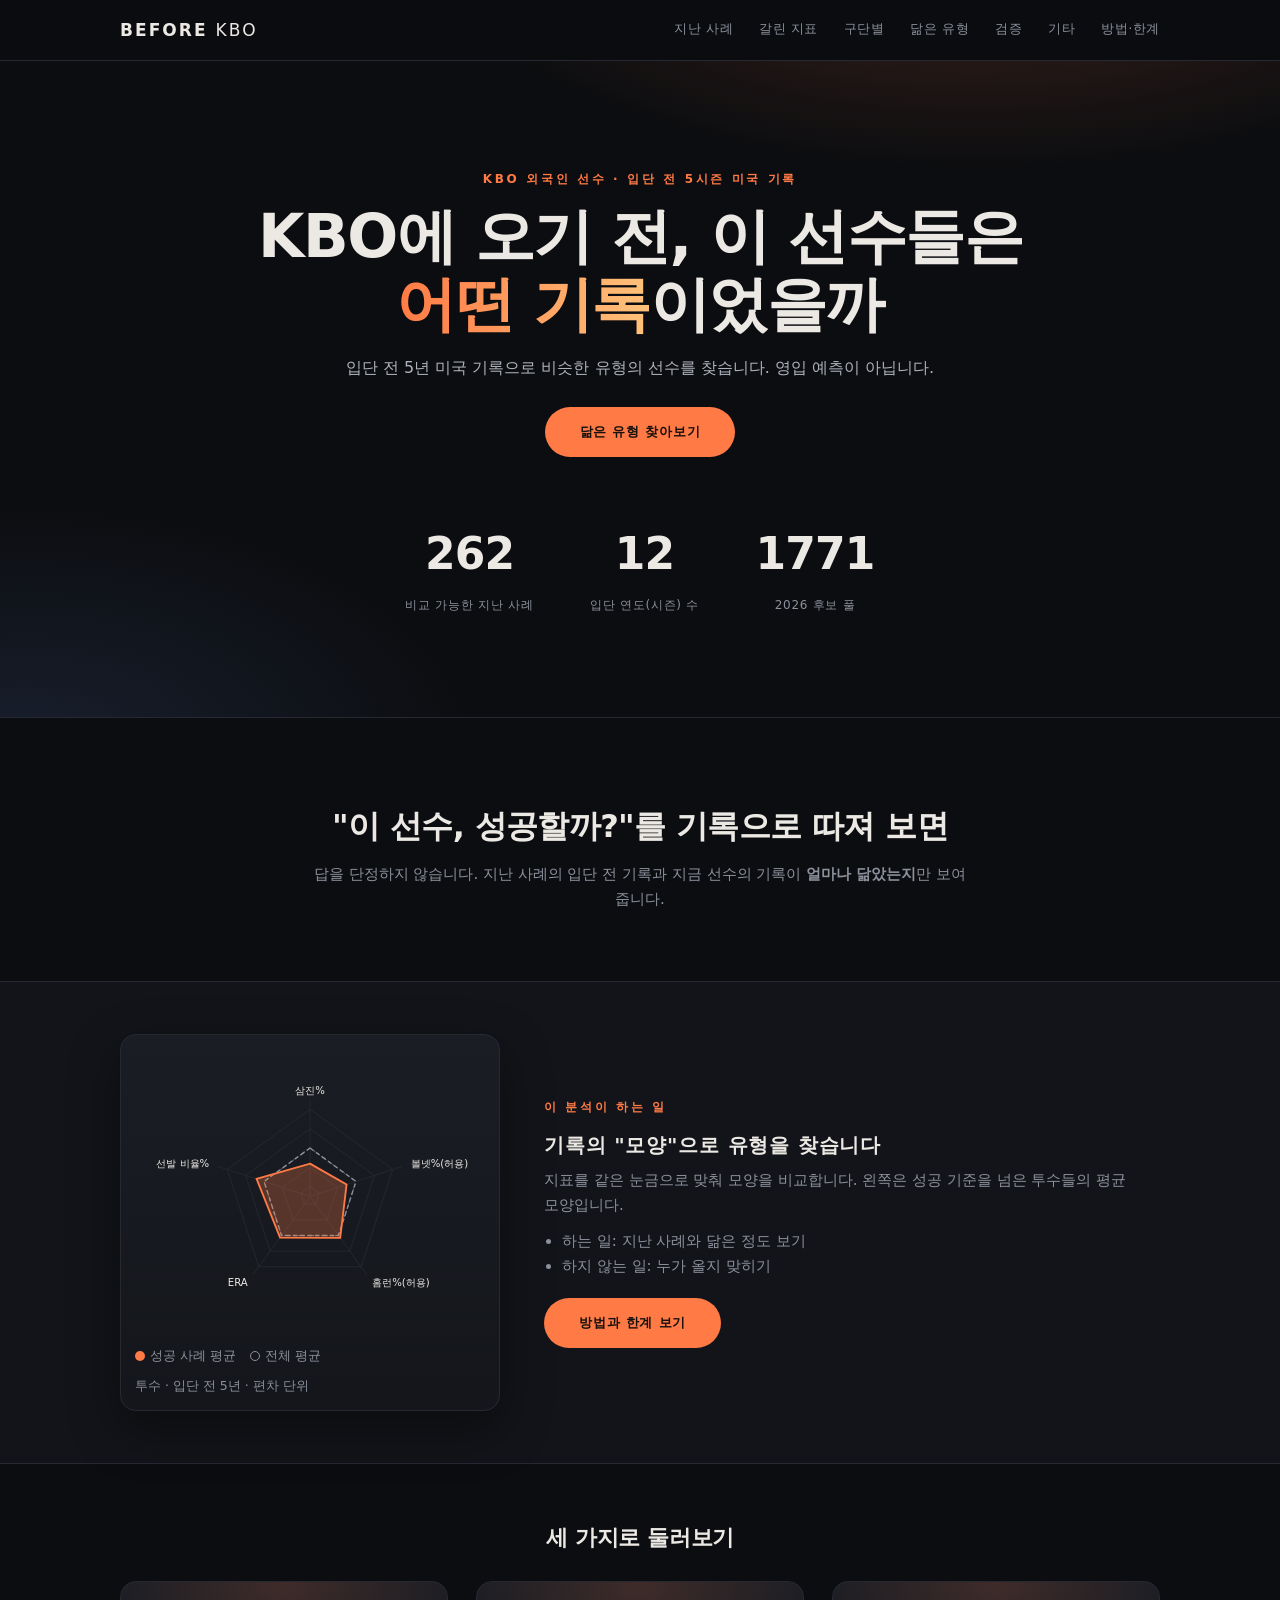
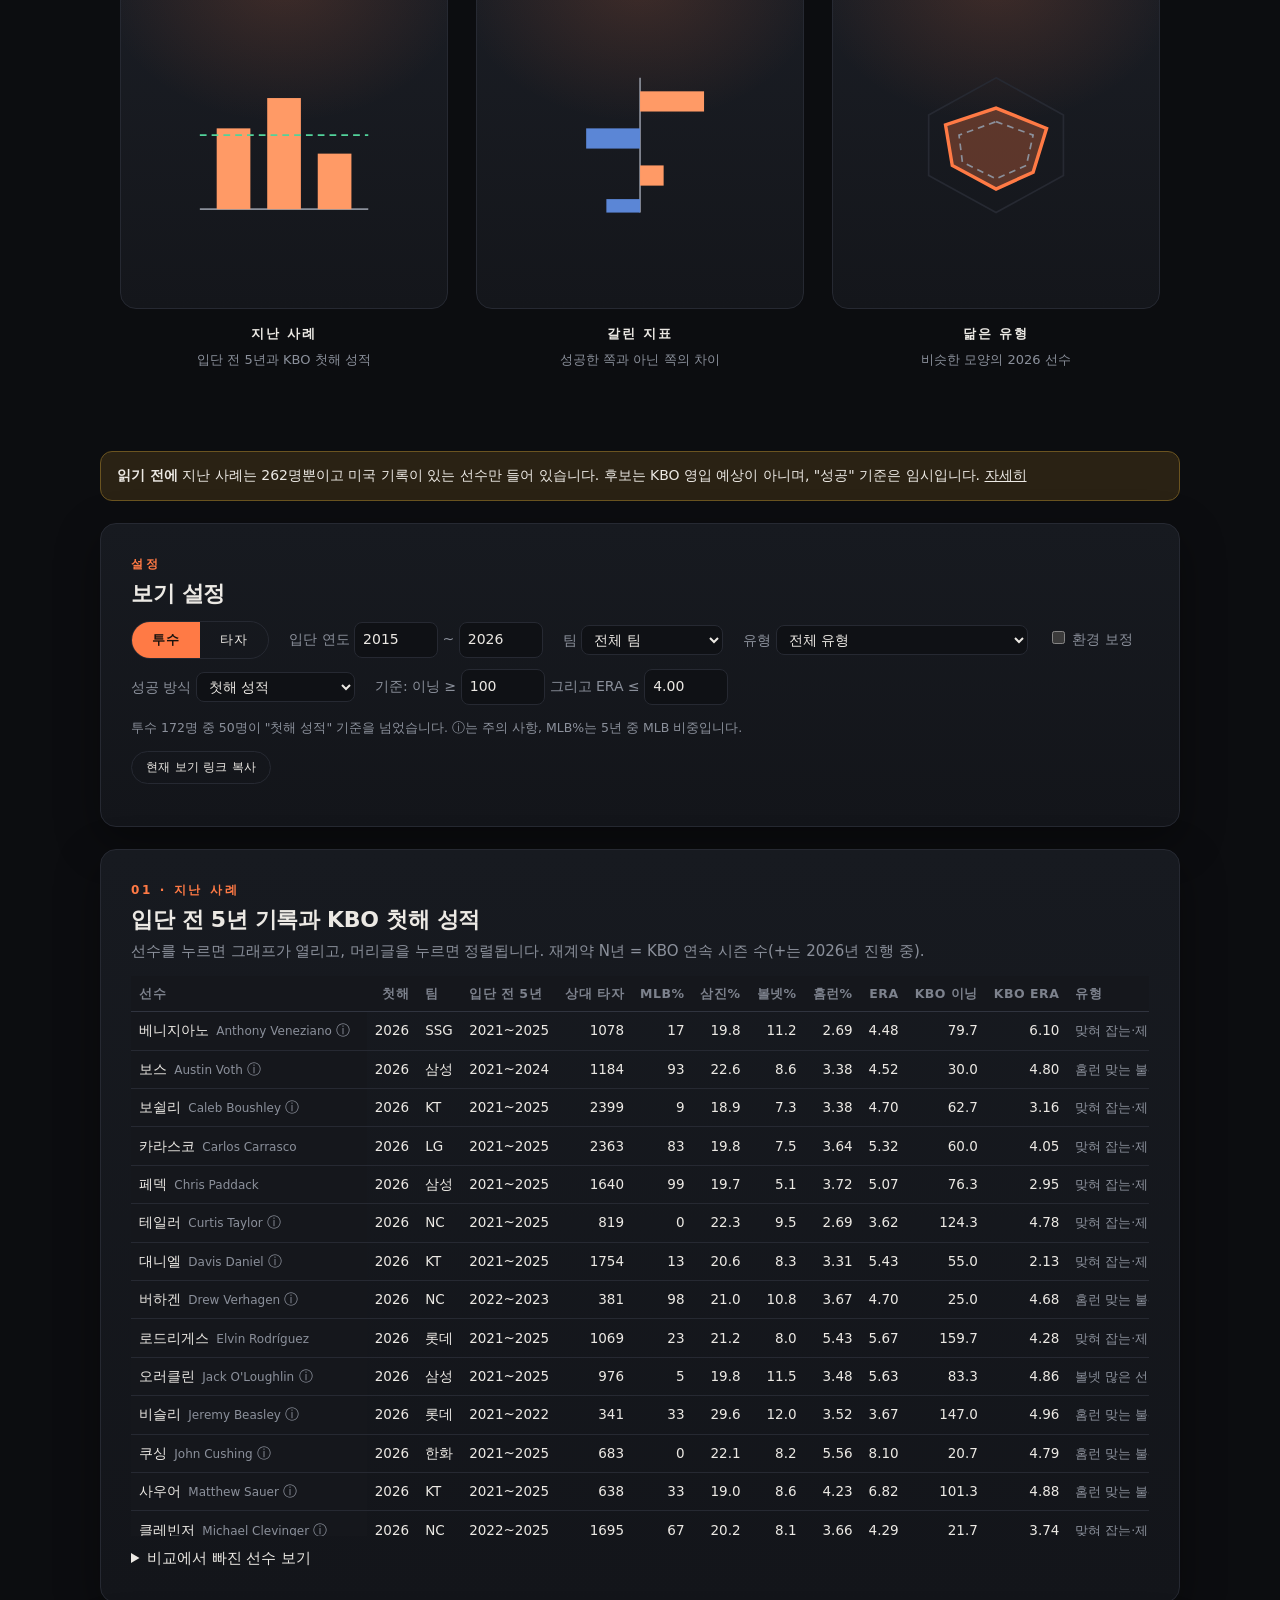
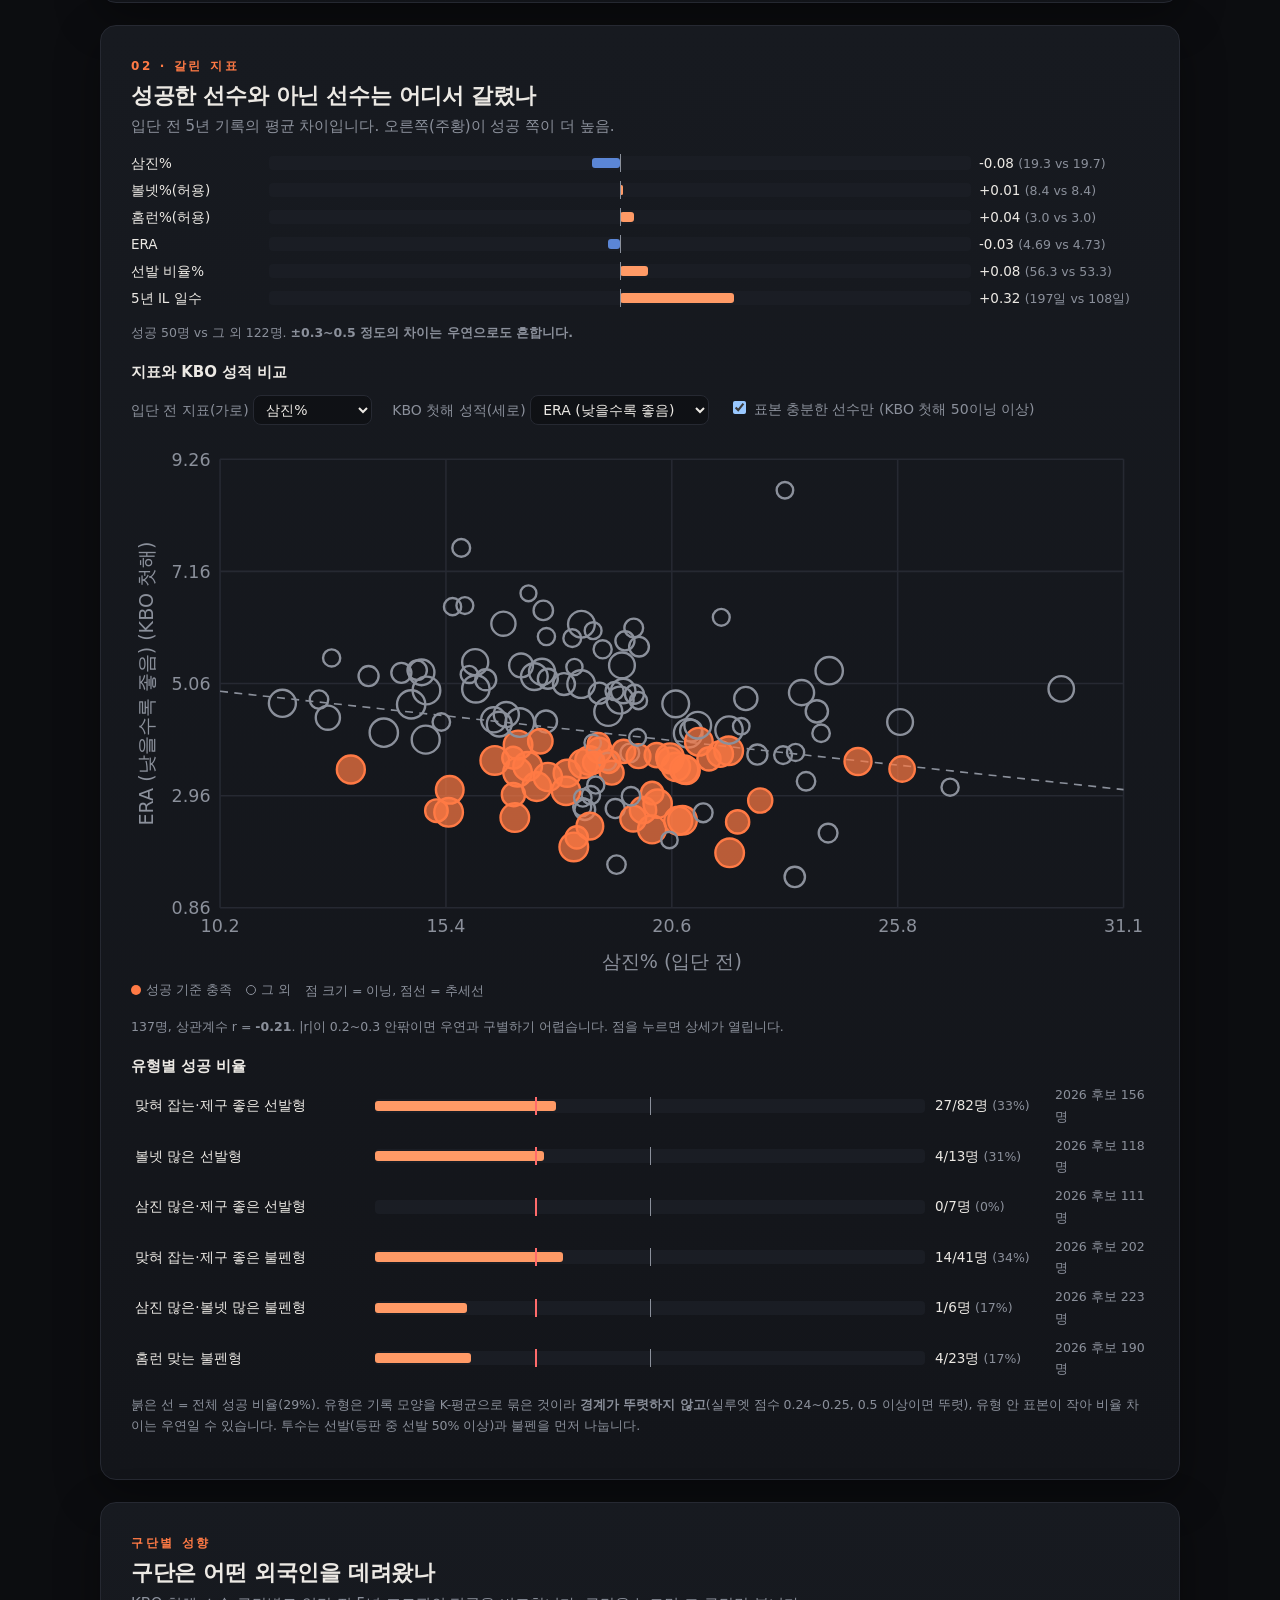
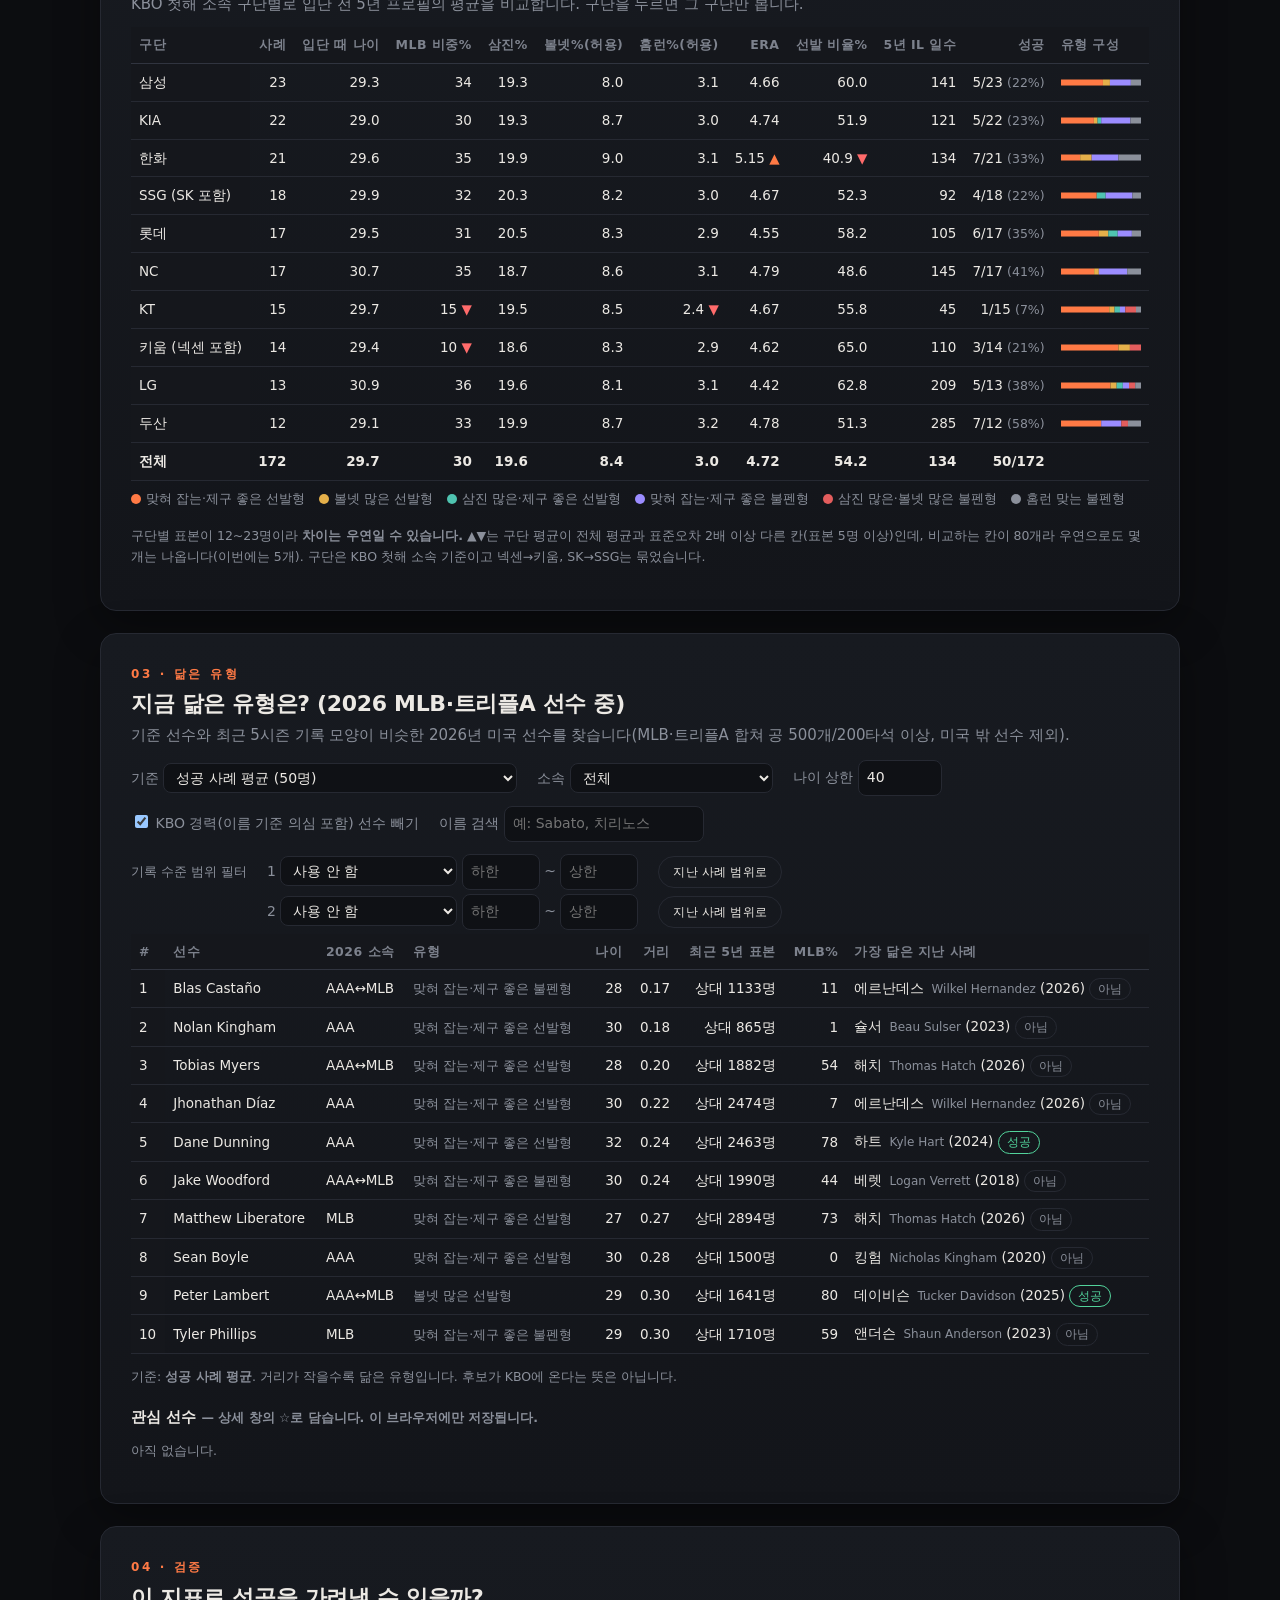
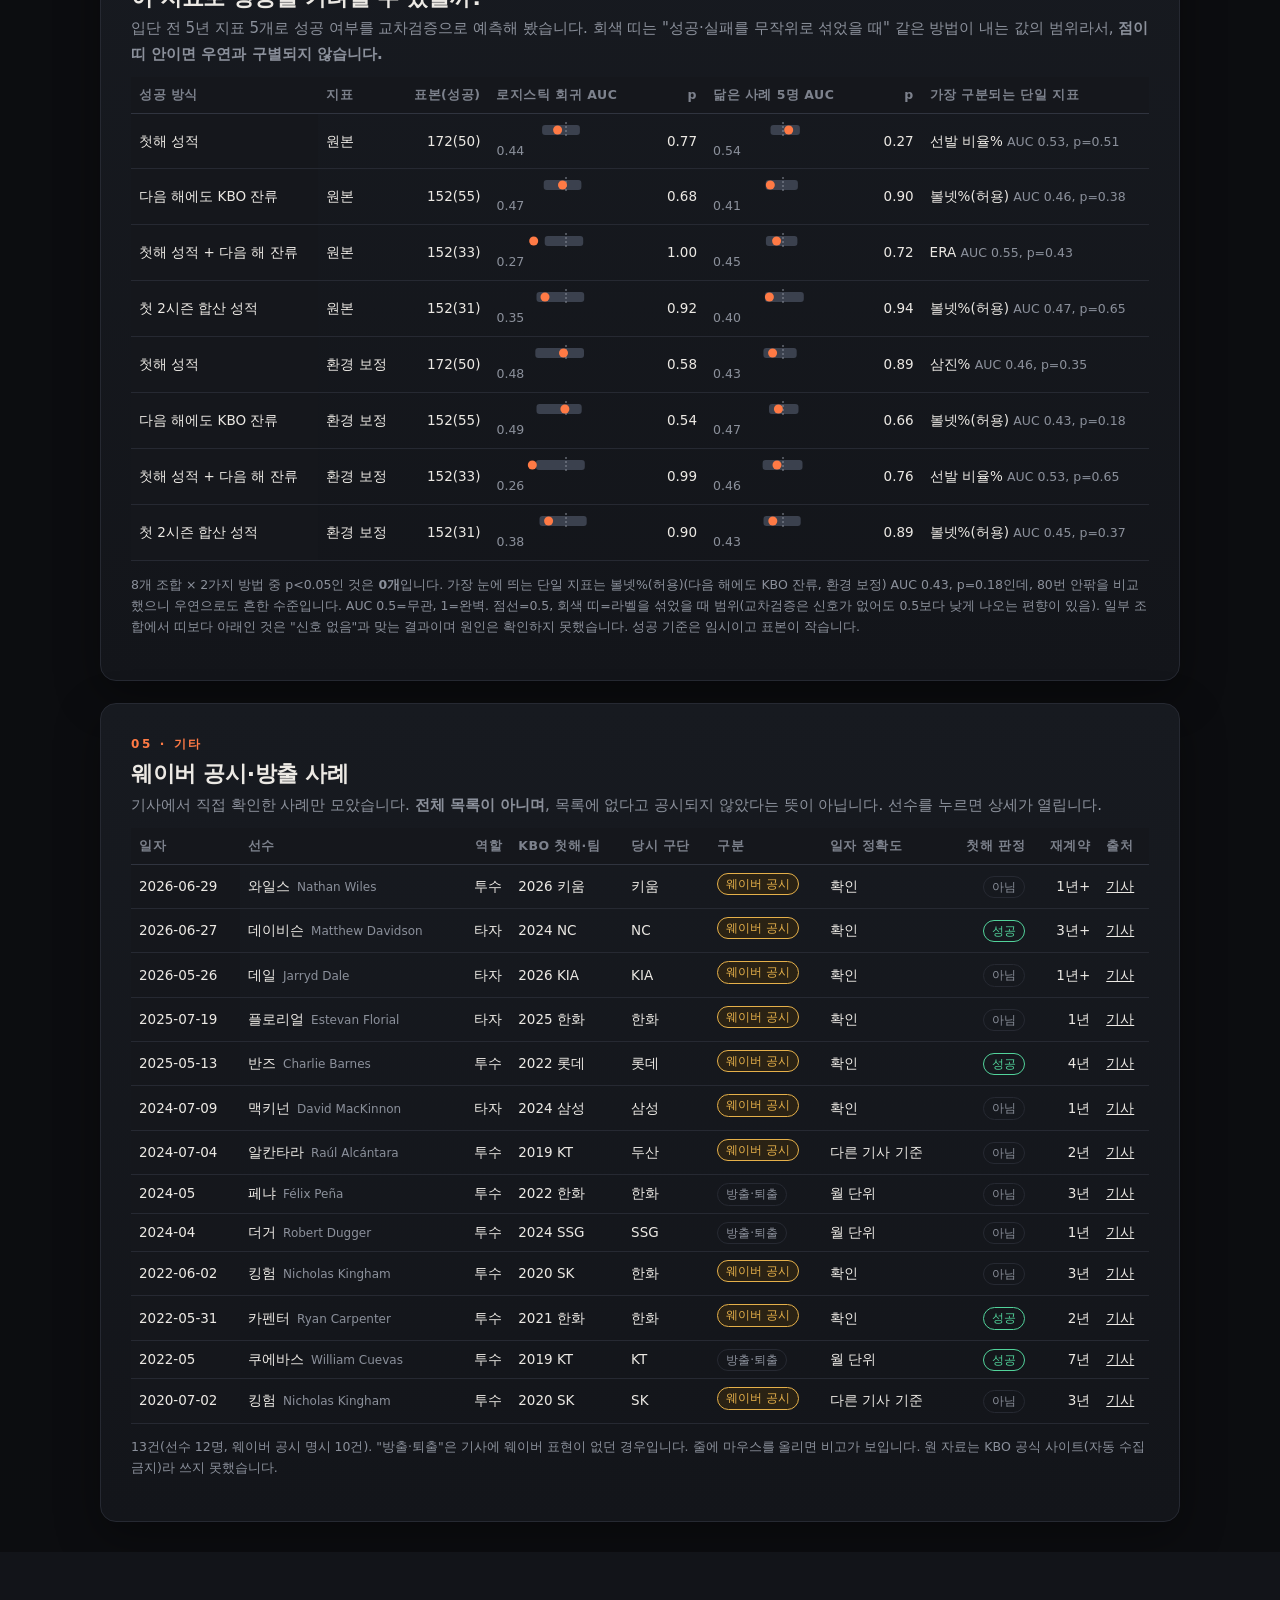
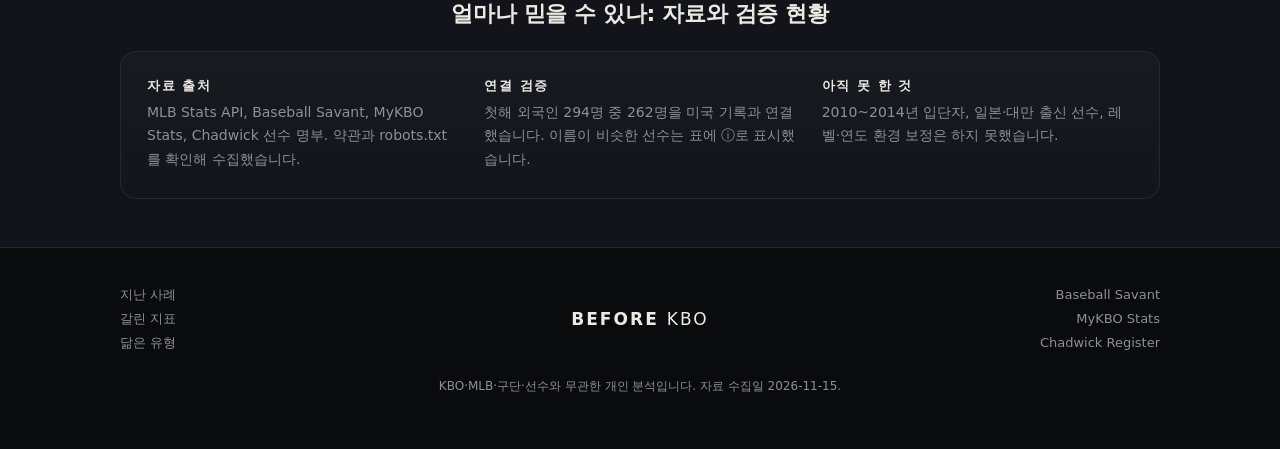
<file: web/index.html>
<!doctype html>
<html lang="ko">
<head>
<meta charset="utf-8">
<meta name="viewport" content="width=device-width, initial-scale=1">
<title>Before KBO — 입단 전 5년으로 보는 KBO 외국인 선수</title>
<style>
/* 2026-11-15 디자인 개편: 어둡고 무게감 있는 톤을 기본으로 한다(밝은 모드 없음).
   차콜 배경 + 따뜻한 오프화이트 글자 + 주황 포인트. 그래프 색(레벨·성공·막대)도 같은 팔레트에서 고른다. */
:root{
  color-scheme:dark;
  --bg:#0c0d10; --band:#121419; --band2:#1a1d24; --card:#15171c; --ink:#ece9e4; --muted:#8b909b; --line:#262932;
  --accent:#ff7a45; --mlb:#e5b04a; --aa:#4fc3b0; --ap:#9b8cff; --a:#8b909b; --mex:#e35d5d;
  --good:#52d39b; --bad:#ff6b6b; --warn-bg:#2a2214; --warn-line:#6b5420;
  --bar:#ff9a66; --bar2:#5b86d6;
}
*{box-sizing:border-box}
html{scroll-behavior:smooth;scroll-padding-top:72px}
body{margin:0;background:var(--bg);color:var(--ink);font:15px/1.7 "Pretendard","Malgun Gothic","Apple SD Gothic Neo",system-ui,sans-serif}
a{color:inherit}
.wrap{max-width:1080px;margin:0 auto;padding:0 20px}
h1,h2,h3{line-height:1.3}
h2{font-size:22px;margin:0 0 4px}
h3{font-size:15px;margin:20px 0 6px}
.sub{color:var(--muted);margin:0}
.note{font-size:12.5px;color:var(--muted)}

/* ---------- 헤더 ---------- */
.top{position:sticky;top:0;z-index:20;background:var(--band);border-bottom:1px solid var(--line)}
.top .wrap{display:flex;align-items:center;justify-content:space-between;height:60px;gap:16px}
.logo{font-weight:800;letter-spacing:.12em;font-size:17px;text-decoration:none}
.logo b{font-weight:300;letter-spacing:.12em}
nav{display:flex;gap:26px;font-size:13px;letter-spacing:.04em}
nav a{text-decoration:none;color:var(--muted);padding:4px 0;border-bottom:1px solid transparent}
nav a:hover{color:var(--ink);border-bottom-color:var(--ink)}

/* ---------- 히어로 ---------- */
.hero{position:relative;background:var(--band);overflow:hidden;text-align:center;padding:76px 0 84px}
.hero svg.wave{position:absolute;inset:0;width:100%;height:100%;opacity:.55;pointer-events:none}
.hero .wrap{position:relative}
.eyebrow{font-size:12px;letter-spacing:.18em;color:var(--muted);text-transform:uppercase;margin:0 0 14px}
.hero h1{font-size:36px;letter-spacing:.01em;margin:0 auto 16px;max-width:760px}
.hero p.lead{max-width:620px;margin:0 auto 26px;color:var(--muted);font-size:15px}
.btn{display:inline-block;font:inherit;font-size:13px;letter-spacing:.08em;padding:11px 28px;border:1px solid var(--ink);background:transparent;color:var(--ink);text-decoration:none;cursor:pointer}
.btn:hover{background:var(--ink);color:var(--bg)}
.btn.ghost{border-color:var(--line);color:var(--muted);margin-left:8px}
.btn.mini{padding:4px 12px;font-size:12px;letter-spacing:.02em}
.en{color:var(--muted);font-size:12px;margin-left:3px}
.rd-c{fill:color-mix(in srgb,var(--mlb) 22%,transparent);stroke:var(--mlb);stroke-width:2}
#cmpBar{position:fixed;left:50%;bottom:14px;transform:translateX(-50%);z-index:30;background:var(--card);border:1px solid var(--ink);padding:8px 14px;display:flex;gap:10px;align-items:center;font-size:13px;box-shadow:0 4px 18px rgba(0,0,0,.25);max-width:96vw;flex-wrap:wrap}
#cmpBar[hidden]{display:none}
.chip{display:inline-flex;gap:6px;align-items:center;border:1px solid var(--line);padding:2px 8px;margin:2px 6px 2px 0;font-size:13px;cursor:pointer;background:var(--bg)}
.chip:hover{border-color:var(--ink)}
.chip .x{border:0;background:transparent;color:var(--muted);cursor:pointer;font:inherit;padding:0 2px}
.cmpgrid{display:grid;grid-template-columns:1fr 1fr;gap:8px 14px}
.cmpcol h4{margin:6px 0 0;font-size:13px}
.dlgbtns{display:flex;gap:6px;flex-wrap:wrap;justify-content:flex-end}
.typrow{display:grid;grid-template-columns:230px 1fr 110px 90px;align-items:center;gap:10px;margin:4px 0;font-size:13.5px;cursor:pointer;padding:2px 4px}
.typrow:hover{background:var(--band)}
@media (max-width:700px){ .typrow{grid-template-columns:130px 1fr 80px} .typrow span:last-child{display:none} }
.row.rf{margin:4px 0}
.row.rf input[type=number]{width:78px}
.stats{display:flex;justify-content:center;gap:44px;margin-top:40px;flex-wrap:wrap}
.stats div{min-width:110px}
.stats b{display:block;font-size:30px;font-weight:300;letter-spacing:.02em}
.stats span{font-size:12px;color:var(--muted);letter-spacing:.06em}

/* ---------- 폴드 아래 소제목 ---------- */
.pitch{text-align:center;padding:64px 0 52px}
.pitch h2{font-size:24px;max-width:700px;margin:0 auto 14px}
.pitch p{max-width:680px;margin:0 auto;color:var(--muted)}

/* ---------- 소개 ---------- */
.intro{background:var(--band);padding:52px 0}
.intro .grid{display:grid;grid-template-columns:minmax(280px,380px) 1fr;gap:44px;align-items:center}
.intro .viz{background:var(--card);border:1px solid var(--line);padding:14px}
.intro h2{font-size:20px;letter-spacing:.04em;margin-bottom:10px}
.intro ul{padding-left:18px;margin:10px 0 18px;color:var(--muted)}
.legend span{display:inline-flex;align-items:center;gap:5px;margin-right:14px;font-size:12.5px;color:var(--muted)}
.legend i{display:inline-block;width:10px;height:10px;border-radius:50%}

/* ---------- 메뉴 카드 ---------- */
.offer{padding:60px 0}
.offer h2{text-align:center;margin-bottom:28px}
.cards{display:grid;grid-template-columns:repeat(3,1fr);gap:28px}
.card{display:block;text-decoration:none;text-align:center}
.card .img{aspect-ratio:1/1;background:var(--band);display:flex;align-items:center;justify-content:center;border:1px solid transparent;transition:border-color .15s}
.card:hover .img{border-color:var(--ink)}
.card .img svg{width:62%;height:auto}
.card b{display:block;margin-top:14px;font-size:13px;letter-spacing:.14em}
.card span{display:block;margin-top:4px;font-size:13px;color:var(--muted)}

/* ---------- 도구 영역 ---------- */
.tools{padding:20px 0 8px}
.tool{background:var(--card);border:1px solid var(--line);padding:26px;margin:22px 0}
.tool .eyebrow{margin-bottom:6px}
.warn{background:var(--warn-bg);border:1px solid var(--warn-line);padding:12px 16px;margin:0 0 6px;font-size:14px}
.warn ul{margin:6px 0 0;padding-left:18px}
.row{display:flex;flex-wrap:wrap;gap:10px 20px;align-items:center;margin:12px 0}
label{font-size:14px;color:var(--muted)}
select,input[type=number],input[type=search]{font:inherit;padding:5px 8px;border:1px solid var(--line);background:var(--bg);color:var(--ink);border-radius:0}
input[type=number]{width:84px}
input[type=search]{width:200px}
.seg{display:inline-flex;border:1px solid var(--ink)}
.seg button{font:inherit;font-size:13px;letter-spacing:.08em;border:0;background:transparent;color:var(--ink);padding:7px 20px;cursor:pointer}
.seg button.on{background:var(--ink);color:var(--bg)}
.tablewrap{overflow-x:auto}
.tall{max-height:560px;overflow:auto}
table{border-collapse:collapse;width:100%;font-size:13.5px}
th,td{padding:7px 8px;border-bottom:1px solid var(--line);text-align:right;white-space:nowrap}
th{color:var(--muted);font-weight:600;background:var(--card);cursor:pointer;position:sticky;top:0;z-index:1;font-size:12.5px;letter-spacing:.04em}
th:first-child,td:first-child,th.l,td.l{text-align:left}
/* 가로로 스크롤해도 첫 열(선수 이름)이 보이도록 고정. 머리글(위쪽 고정)과 만나는 칸은 가장 위에 둔다 */
.tablewrap td:first-child{position:sticky;left:0;z-index:1;background:var(--card);box-shadow:1px 0 0 var(--line)}
.tablewrap th:first-child{position:sticky;left:0;z-index:3;box-shadow:1px 0 0 var(--line)}
.tablewrap tr.clickable:hover td:first-child{background:var(--band)}
tr.clickable{cursor:pointer}
tr.clickable:hover td{background:var(--band)}
.tag{display:inline-block;padding:0 8px;border-radius:10px;font-size:12px;border:1px solid var(--line)}
.tag.good{color:var(--good);border-color:var(--good)}
.tag.bad{color:var(--muted)}
.tag.warn{color:var(--mlb);border-color:var(--mlb)}
.gap{display:grid;grid-template-columns:130px 1fr 170px;align-items:center;gap:8px;margin:4px 0;font-size:13.5px}
.gapbar{position:relative;height:14px;background:var(--band)}
.gapbar::after{content:"";position:absolute;left:50%;top:-2px;bottom:-2px;width:1px;background:var(--muted)}
.gapbar i{position:absolute;top:2px;bottom:2px;background:var(--bar)}
.gapbar i.neg{background:var(--bar2)}
svg{max-width:100%;height:auto;display:block}
svg text{fill:var(--ink);font-family:inherit}
svg .m{fill:var(--muted)}
svg .grid{stroke:var(--line);fill:none}
svg .axis{stroke:var(--muted);fill:none}
.rd-a{fill:color-mix(in srgb,var(--accent) 28%,transparent);stroke:var(--accent);stroke-width:2}
.rd-b{fill:none;stroke:var(--muted);stroke-width:1.5;stroke-dasharray:5 3}
.rd-zero{stroke:var(--muted);fill:none;stroke-dasharray:2 3}
.pt{cursor:pointer}
.pt:hover{stroke:var(--ink);stroke-width:2}

/* ---------- 근거 / 부가 / 푸터 ---------- */
.proof{background:var(--band);padding:48px 0}
.proof h2{text-align:center;margin-bottom:22px}
.proof .box2{background:var(--card);border:1px solid var(--line);padding:26px;display:grid;grid-template-columns:repeat(3,1fr);gap:26px;font-size:14px}
.proof .box2 h3{margin:0 0 6px;font-size:13px;letter-spacing:.12em}
.proof .box2 p{margin:0;color:var(--muted)}
footer{background:var(--band2);padding:34px 0 40px;font-size:13px}
footer .cols{display:grid;grid-template-columns:1fr auto 1fr;gap:24px;align-items:center}
footer .cols div:nth-child(1) a,footer .cols div:nth-child(3) a{display:block;color:var(--muted);text-decoration:none;margin:2px 0}
footer .cols div:nth-child(1) a:hover,footer .cols div:nth-child(3) a:hover{color:var(--ink)}
footer .cols div:nth-child(3){text-align:right}
footer .fine{margin-top:20px;font-size:12px;color:var(--muted);text-align:center}

/* ---------- 상세 창 ---------- */
dialog{border:1px solid var(--ink);background:var(--card);color:var(--ink);width:min(940px,96vw);max-height:92vh;padding:0}
dialog::backdrop{background:rgba(0,0,0,.5)}
.dlgin{padding:20px 22px 26px}
.dlghead{display:flex;justify-content:space-between;gap:12px;align-items:flex-start}
.dlghead h2{font-size:22px}
.close{font:inherit;font-size:13px;border:1px solid var(--ink);background:transparent;color:var(--ink);padding:5px 14px;cursor:pointer}
.close:hover{background:var(--ink);color:var(--bg)}
.two{display:grid;grid-template-columns:minmax(300px,380px) 1fr;gap:16px;align-items:start}
.trgrid{display:grid;grid-template-columns:repeat(auto-fit,minmax(250px,1fr));gap:8px 14px}
.trt{font-size:13px;font-weight:600;margin-top:6px}
.box{border:1px solid var(--line);padding:10px 12px;margin:10px 0;font-size:14px}

@media (max-width:820px){
  nav{gap:14px;font-size:12px}
  .top .wrap{height:auto;padding-top:10px;padding-bottom:10px;flex-direction:column;gap:6px}
  .hero{padding:52px 0 60px}
  .hero h1{font-size:27px}
  .intro .grid{grid-template-columns:1fr;gap:24px}
  .cards{grid-template-columns:1fr;gap:20px}
  .card .img{aspect-ratio:16/9}
  .card .img svg{width:34%}
  .proof .box2{grid-template-columns:1fr}
  .gap{grid-template-columns:96px 1fr 120px}
  .two{grid-template-columns:1fr}
  input[type=search]{width:140px}
  footer .cols{grid-template-columns:1fr;text-align:center}
  footer .cols div:nth-child(3){text-align:center}
  .tool{padding:18px}
}

/* ================= 어두운 프리미엄 톤: 위 기본 스타일을 덮어쓴다 ================= */
.top{background:rgba(12,13,16,.78);backdrop-filter:blur(14px);-webkit-backdrop-filter:blur(14px)}
nav a:hover{color:var(--ink);border-bottom-color:var(--accent)}
h2{font-weight:700;letter-spacing:-.015em}

/* 히어로: 은은한 광원 + 크고 굵은 제목 */
.hero{background:var(--bg);padding:108px 0 100px;border-bottom:1px solid var(--line)}
.hero::before{content:"";position:absolute;inset:-25% -10% auto -10%;height:130%;pointer-events:none;
  background:radial-gradient(900px 420px at 72% 0%,rgba(255,122,69,.24),transparent 65%),radial-gradient(700px 380px at 10% 100%,rgba(91,134,214,.15),transparent 65%)}
.hero svg.wave{display:none}
.eyebrow{color:var(--accent);letter-spacing:.22em;font-weight:600}
.hero h1{font-size:clamp(32px,5.6vw,60px);font-weight:800;letter-spacing:-.025em;line-height:1.12;max-width:900px}
.hl{background:linear-gradient(90deg,#ff7a45,#ffc27a);-webkit-background-clip:text;background-clip:text;color:transparent}
.hero p.lead{font-size:16px;color:#aeb2bc}
.stats{gap:56px;margin-top:60px}
.stats b{font-size:44px;font-weight:700;letter-spacing:-.02em}

/* 버튼·입력 */
.btn{border-radius:999px;padding:13px 34px;font-weight:600;letter-spacing:.06em;border:1px solid transparent;background:var(--accent);color:#16110d;transition:transform .15s,box-shadow .15s}
.btn:hover{background:#ff8f5f;color:#16110d;transform:translateY(-1px);box-shadow:0 8px 28px rgba(255,122,69,.35)}
.btn.ghost{background:transparent;border-color:var(--line);color:var(--muted)}
.btn.mini{padding:5px 14px;font-weight:500;background:transparent;border:1px solid var(--line);color:var(--ink);letter-spacing:.02em}
.btn.mini:hover{background:var(--accent);border-color:var(--accent);color:#16110d;box-shadow:none;transform:none}
select,input[type=number],input[type=search],input[type=text]{border-radius:8px;background:#0f1115;border-color:var(--line)}
select:focus,input:focus{outline:none;border-color:var(--accent);box-shadow:0 0 0 3px rgba(255,122,69,.18)}
.seg{border-radius:999px;overflow:hidden;border-color:var(--line)}
.seg button.on{background:var(--accent);color:#16110d;font-weight:700}

/* 구역·카드: 둥근 어두운 패널 */
.pitch{padding:88px 0 68px}
.pitch h2{font-size:clamp(22px,3.2vw,32px);font-weight:700;letter-spacing:-.02em}
.intro{border-top:1px solid var(--line);border-bottom:1px solid var(--line)}
.intro .viz,.tool,.proof .box2{border-radius:16px}
.intro .viz{background:linear-gradient(180deg,#1a1d24,#14161b);box-shadow:0 18px 50px rgba(0,0,0,.4)}
.tool{background:linear-gradient(180deg,#171a20,#13151a);box-shadow:0 14px 44px rgba(0,0,0,.35);padding:30px}
.proof .box2{background:linear-gradient(180deg,#171a20,#13151a)}
.card .img{border-radius:16px;border:1px solid var(--line);background:radial-gradient(260px 200px at 50% 0%,rgba(255,122,69,.16),transparent 70%),linear-gradient(180deg,#1a1d24,#14161b)}
.card:hover .img{border-color:var(--accent);box-shadow:0 14px 44px rgba(255,122,69,.18)}
.card b{letter-spacing:.16em}
.warn{border-radius:12px}
.box{border-radius:10px;background:#12141a}
footer{background:#0a0b0d;border-top:1px solid var(--line)}

/* 표·막대·태그 */
th{color:#7d828d;border-bottom:1px solid #30343f}
tr.clickable:hover td,.tablewrap tr.clickable:hover td:first-child,.typrow:hover{background:#1c1f27}
.tag{border-radius:999px}
.gapbar{background:var(--band2);border-radius:4px}
.gapbar i{border-radius:3px}
.chip{border-radius:999px;background:#0f1115}
#cmpBar{border-radius:999px;border-color:var(--accent);background:#14161b}

/* 상세·비교 창 */
dialog{border:1px solid #30343f;border-radius:18px;background:linear-gradient(180deg,#171a20,#12141a);box-shadow:0 30px 90px rgba(0,0,0,.65)}
dialog::backdrop{background:rgba(5,6,8,.72);backdrop-filter:blur(4px)}
.close{border-radius:999px;border-color:var(--line);padding:6px 16px}
.close:hover{background:var(--accent);border-color:var(--accent);color:#16110d}

/* 스크롤바: 얇고 어두운 트랙, 마우스 올리면 주황 */
html{scroll-behavior:smooth;scrollbar-color:#3a3e4a transparent;scrollbar-width:thin}
*{scrollbar-color:#3a3e4a transparent;scrollbar-width:thin}
::-webkit-scrollbar{width:10px;height:10px}
::-webkit-scrollbar-track{background:transparent}
::-webkit-scrollbar-thumb{background:#31343e;border-radius:999px;border:3px solid transparent;background-clip:content-box;transition:background .2s}
::-webkit-scrollbar-thumb:hover{background:var(--accent);background-clip:content-box;border:3px solid transparent}
::-webkit-scrollbar-corner{background:transparent}
html::-webkit-scrollbar-track{background:var(--bg)}
dialog{overscroll-behavior:contain}
.tall,.tablewrap{overscroll-behavior:contain}
@media (prefers-reduced-motion:reduce){html{scroll-behavior:auto}}

/* 상세 창: 섹션 구분(제목 위 구분선 + 넉넉한 여백 + 강조 막대) */
#dlgBody h3{margin:34px 0 12px;padding:22px 0 0;border-top:1px solid var(--line);font-size:16px;display:flex;flex-wrap:wrap;align-items:baseline;gap:2px 8px}
#dlgBody h3::before{content:"";align-self:center;width:4px;height:16px;border-radius:2px;background:var(--accent)}
#dlgBody h3 .note{font-weight:400}
#dlgBody .dlghead + p, #dlgBody .dlghead ~ p.note:first-of-type{margin-top:12px}
#dlgBody .tablewrap,#dlgBody .legend,#dlgBody .trgrid,#dlgBody .two,#dlgBody .row{margin-top:10px;margin-bottom:10px}
#dlgBody p.note{margin:10px 0 0;line-height:1.6}
@media (max-width:820px){ nav{flex-wrap:wrap;justify-content:center;gap:4px 14px} nav a{white-space:nowrap} }
/* 한글은 단어 단위로 줄바꿈(조사 앞에서 끊기지 않게). 아주 긴 문자열은 넘치지 않게 강제로 끊는다 */
.hero h1,.hero p.lead,.pitch h2,.pitch p,.sub,h2,h3{word-break:keep-all;overflow-wrap:break-word}
</style>
</head>
<body>

<!-- ========== 헤더 ========== -->
<header class="top">
  <div class="wrap">
    <a class="logo" href="#top">BEFORE <b>KBO</b></a>
    <nav aria-label="주 메뉴">
      <a href="#s1">지난 사례</a>
      <a href="#s2">갈린 지표</a>
      <a href="#s6">구단별</a>
      <a href="#s3">닮은 유형</a>
      <a href="#s4">검증</a>
      <a href="#s5">기타</a>
      <a href="#about">방법·한계</a>
    </nav>
  </div>
</header>

<!-- ========== 히어로 ========== -->
<section class="hero" id="top">
  <svg class="wave" viewBox="0 0 1200 380" preserveAspectRatio="none" aria-hidden="true">
    <path d="M0 250 C200 170 380 330 620 240 S1000 150 1200 230 L1200 380 L0 380Z" fill="var(--band2)" opacity=".55"/>
    <path d="M0 300 C240 230 420 360 680 290 S1020 230 1200 290 L1200 380 L0 380Z" fill="var(--band2)" opacity=".7"/>
  </svg>
  <div class="wrap">
    <p class="eyebrow">KBO 외국인 선수 · 입단 전 5시즌 미국 기록</p>
    <h1>KBO에 오기 전, 이 선수들은 <span style="white-space:nowrap"><span class="hl">어떤 기록</span>이었을까</span></h1>
    <p class="lead">입단 전 5년 미국 기록으로 비슷한 유형의 선수를 찾습니다. 영입 예측이 아닙니다.</p>
    <a class="btn" href="#s3">닮은 유형 찾아보기</a>
    <div class="stats">
      <div><b id="statPast">-</b><span>비교 가능한 지난 사례</span></div>
      <div><b id="statYears">-</b><span>입단 연도(시즌) 수</span></div>
      <div><b id="statCand">-</b><span>2026 후보 풀</span></div>
    </div>
  </div>
</section>

<!-- ========== 폴드 아래: 소제목 ========== -->
<section class="pitch">
  <div class="wrap">
    <h2>"이 선수, 성공할까?"를 기록으로 따져 보면</h2>
    <p>답을 단정하지 않습니다. 지난 사례의 입단 전 기록과 지금 선수의 기록이 <b>얼마나 닮았는지</b>만 보여 줍니다.</p>
  </div>
</section>

<!-- ========== 소개 (이미지 자리 = 실제 데이터 레이더) ========== -->
<section class="intro">
  <div class="wrap grid">
    <div class="viz">
      <div id="introViz"></div>
      <div class="legend"><span><i style="background:var(--accent)"></i>성공 사례 평균</span><span><i style="border:1.5px solid var(--muted)"></i>전체 평균</span></div>
      <p class="note" style="margin:6px 0 0">투수 · 입단 전 5년 · 편차 단위</p>
    </div>
    <div>
      <p class="eyebrow">이 분석이 하는 일</p>
      <h2>기록의 "모양"으로 유형을 찾습니다</h2>
      <p class="sub">지표를 같은 눈금으로 맞춰 모양을 비교합니다. 왼쪽은 성공 기준을 넘은 투수들의 평균 모양입니다.</p>
      <ul>
        <li>하는 일: 지난 사례와 닮은 정도 보기</li>
        <li>하지 않는 일: 누가 올지 맞히기</li>
      </ul>
      <a class="btn" href="#about">방법과 한계 보기</a>
    </div>
  </div>
</section>

<!-- ========== 메뉴 카드 ========== -->
<section class="offer">
  <div class="wrap">
    <h2>세 가지로 둘러보기</h2>
    <div class="cards">
      <a class="card" href="#s1">
        <div class="img"><svg viewBox="0 0 120 100" aria-hidden="true"><line x1="10" y1="88" x2="110" y2="88" stroke="var(--muted)"/><rect x="20" y="40" width="20" height="48" fill="var(--bar)"/><rect x="50" y="22" width="20" height="66" fill="var(--bar)"/><rect x="80" y="55" width="20" height="33" fill="var(--bar)"/><line x1="10" y1="44" x2="110" y2="44" stroke="var(--good)" stroke-dasharray="4 3"/></svg></div>
        <b>지난 사례</b><span>입단 전 5년과 KBO 첫해 성적</span>
      </a>
      <a class="card" href="#s2">
        <div class="img"><svg viewBox="0 0 120 100" aria-hidden="true"><line x1="60" y1="10" x2="60" y2="90" stroke="var(--muted)"/><rect x="60" y="18" width="38" height="12" fill="var(--bar)"/><rect x="28" y="40" width="32" height="12" fill="var(--bar2)"/><rect x="60" y="62" width="14" height="12" fill="var(--bar)"/><rect x="40" y="82" width="20" height="8" fill="var(--bar2)"/></svg></div>
        <b>갈린 지표</b><span>성공한 쪽과 아닌 쪽의 차이</span>
      </a>
      <a class="card" href="#s3">
        <div class="img"><svg viewBox="0 0 120 100" aria-hidden="true"><polygon points="60,10 100,32 100,68 60,90 20,68 20,32" fill="none" stroke="var(--line)"/><polygon points="60,28 90,40 82,66 60,76 34,62 30,38" fill="color-mix(in srgb,var(--accent) 30%,transparent)" stroke="var(--accent)" stroke-width="2"/><polygon points="60,36 82,44 78,62 60,70 40,60 38,44" fill="none" stroke="var(--muted)" stroke-dasharray="4 3"/></svg></div>
        <b>닮은 유형</b><span>비슷한 모양의 2026 선수</span>
      </a>
    </div>
  </div>
</section>

<!-- ========== 도구 영역 ========== -->
<main class="wrap tools">
  <div class="warn">
    <b>읽기 전에</b> 지난 사례는 <span id="nPast"></span>명뿐이고 미국 기록이 있는 선수만 들어 있습니다. 후보는 KBO 영입 예상이 아니며, "성공" 기준은 임시입니다. <a href="#about">자세히</a>
  </div>

  <div class="tool" id="s0">
    <p class="eyebrow">설정</p>
    <h2>보기 설정</h2>
    <div class="row">
      <div class="seg" id="roleSeg"><button data-r="투수" class="on">투수</button><button data-r="타자">타자</button></div>
      <label>입단 연도 <input type="number" id="yFrom" value="2015" min="2015" max="2026"> ~ <input type="number" id="yTo" value="2026" min="2015" max="2026"></label>
    <label title="KBO 첫해 소속 팀 기준">팀 <select id="teamSel"></select></label>
      <label title="기록 모양이 비슷한 선수끼리 묶은 유형(08번 군집). 지난 사례와 후보 모두에 적용됩니다">유형 <select id="typSel"></select></label>
      <label title="삼진%·볼넷%·홈런%·ERA·ISO·타율을 '같은 해·같은 레벨 리그 평균=100' 지수로 바꿔 비교합니다. MLB와 트리플A 사이의 실력 차는 보정하지 않습니다"><input type="checkbox" id="adjOn"> 환경 보정</label>
      <label title="2026 입단자는 다음 해 기록이 없어 '첫해 성적' 외의 방식에서는 제외됩니다">성공 방식 <select id="critMode">
        <option value="first">첫해 성적</option><option value="stay">다음 해 잔류</option>
        <option value="first+stay">첫해 성적 + 잔류</option><option value="two">첫 2시즌 합산 성적</option></select></label>
      <span id="critP">
        <label>기준: 이닝 ≥ <input type="number" id="pIP" value="100"></label>
        <label>그리고 ERA ≤ <input type="number" id="pERA" value="4.00" step="0.05"></label>
      </span>
      <span id="critB" hidden>
        <label>기준: 타수 ≥ <input type="number" id="bAB" value="300"></label>
        <label>그리고 OPS ≥ <input type="number" id="bOPS" value="0.800" step="0.01"></label>
      </span>
    </div>
    <p class="note" id="critNote"></p>
    <div class="row">
      <button class="btn mini" id="shareBtn" type="button" title="현재 설정과 선택(필터·기준 선수·관심 선수)을 담은 주소를 복사합니다">현재 보기 링크 복사</button>
      <input type="text" id="shareUrl" readonly hidden style="width:min(560px,100%)">
      <span class="note" id="shareMsg"></span>
    </div>
  </div>

  <div class="tool" id="s1">
    <p class="eyebrow">01 · 지난 사례</p>
    <h2>입단 전 5년 기록과 KBO 첫해 성적</h2>
    <p class="sub">선수를 누르면 그래프가 열리고, 머리글을 누르면 정렬됩니다. 재계약 N년 = KBO 연속 시즌 수(+는 2026년 진행 중).</p>
    <div class="tablewrap tall" style="margin-top:12px"><table id="pastTable"></table></div>
    <details style="margin-top:10px"><summary>비교에서 빠진 선수 보기</summary><div class="note" id="excluded"></div></details>
  </div>

  <div class="tool" id="s2">
    <p class="eyebrow">02 · 갈린 지표</p>
    <h2>성공한 선수와 아닌 선수는 어디서 갈렸나</h2>
    <p class="sub">입단 전 5년 기록의 평균 차이입니다. 오른쪽(주황)이 성공 쪽이 더 높음.</p>
    <div id="gap" style="margin-top:12px"></div>
    <p class="note" id="gapNote"></p>

    <h3>지표와 KBO 성적 비교</h3>
    <div class="row">
      <label>입단 전 지표(가로) <select id="xSel"></select></label>
      <label>KBO 첫해 성적(세로) <select id="ySel"></select></label>
      <label><input type="checkbox" id="enough" checked> <span id="enoughTxt"></span></label>
    </div>
    <div id="scatter"></div>
    <p class="note" id="scatNote"></p>

    <h3>유형별 성공 비율</h3>
    <div id="typPanel"></div>
    <p class="note" id="typNote"></p>
  </div>

  <div class="tool" id="s6">
    <p class="eyebrow">구단별 성향</p>
    <h2>구단은 어떤 외국인을 데려왔나</h2>
    <p class="sub">KBO 첫해 소속 구단별로 입단 전 5년 프로필의 평균을 비교합니다. 구단을 누르면 그 구단만 봅니다.</p>
    <div class="tablewrap" style="margin-top:10px"><table id="teamTable"></table></div>
    <div class="legend" id="teamLegend" style="margin-top:6px"></div>
    <p class="note" id="teamNote"></p>
  </div>

  <div class="tool" id="s3">
    <p class="eyebrow">03 · 닮은 유형</p>
    <h2>지금 닮은 유형은? (2026 MLB·트리플A 선수 중)</h2>
    <p class="sub">기준 선수와 최근 5시즌 기록 모양이 비슷한 2026년 미국 선수를 찾습니다(MLB·트리플A 합쳐 공 500개/200타석 이상, 미국 밖 선수 제외).</p>
    <div class="row">
      <label>기준 <select id="refSel"></select></label>
      <label>소속 <select id="lvSel"><option value="">전체</option><option value="AAA·MLB 오감">트리플A·MLB 오가는 선수</option><option value="AAA만">트리플A만</option><option value="MLB만">MLB만</option></select></label>
      <label>나이 상한 <input type="number" id="ageMax" value="40" min="20" max="45"></label>
      <label title="번호로 확인된 선수 + MyKBO 외국인 명단(2010~)과 이름이 같은 선수. 이름만 같은 다른 사람이 빠질 수 있음"><input type="checkbox" id="noKbo" checked> KBO 경력(이름 기준 의심 포함) 선수 빼기</label>
      <label>이름 검색 <input type="search" id="q" placeholder="예: Sabato, 치리노스"></label>
    </div>
    <div class="row rf">
      <span class="note">기록 수준 범위 필터</span>
      <label>1 <select id="rf1Sel"></select> <input type="number" id="rf1Min" placeholder="하한" step="any"> ~ <input type="number" id="rf1Max" placeholder="상한" step="any"></label>
      <button class="btn mini" id="rf1Fit" type="button">지난 사례 범위로</button>
      <span class="note" id="rf1Hint"></span>
    </div>
    <div class="row rf">
      <span class="note" style="visibility:hidden">기록 수준 범위 필터</span>
      <label>2 <select id="rf2Sel"></select> <input type="number" id="rf2Min" placeholder="하한" step="any"> ~ <input type="number" id="rf2Max" placeholder="상한" step="any"></label>
      <button class="btn mini" id="rf2Fit" type="button">지난 사례 범위로</button>
      <span class="note" id="rf2Hint"></span>
    </div>
    <div class="tablewrap"><table id="candTable"></table></div>
    <p class="note" id="candNote"></p>
    <h3>관심 선수 <span class="note">— 상세 창의 ☆로 담습니다. 이 브라우저에만 저장됩니다.</span></h3>
    <div id="favBox"></div>
  </div>

  <div class="tool" id="s4">
    <p class="eyebrow">04 · 검증</p>
    <h2>이 지표로 성공을 가려낼 수 있을까?</h2>
    <p class="sub">입단 전 5년 지표 5개로 성공 여부를 교차검증으로 예측해 봤습니다. 회색 띠는 "성공·실패를 무작위로 섞었을 때" 같은 방법이 내는 값의 범위라서, <b>점이 띠 안이면 우연과 구별되지 않습니다.</b></p>
    <div class="tablewrap" style="margin-top:10px"><table id="valTable"></table></div>
    <p class="note" id="valNote"></p>
  </div>

  <div class="tool" id="s5">
    <p class="eyebrow">05 · 기타</p>
    <h2>웨이버 공시·방출 사례</h2>
    <p class="sub">기사에서 직접 확인한 사례만 모았습니다. <b>전체 목록이 아니며</b>, 목록에 없다고 공시되지 않았다는 뜻이 아닙니다. 선수를 누르면 상세가 열립니다.</p>
    <div class="tablewrap" style="margin-top:10px"><table id="etcTable"></table></div>
    <p class="note" id="etcNote"></p>
  </div>
</main>

<!-- ========== 근거 (신뢰) ========== -->
<section class="proof" id="about">
  <div class="wrap">
    <h2>얼마나 믿을 수 있나: 자료와 검증 현황</h2>
    <div class="box2">
      <div><h3>자료 출처</h3><p>MLB Stats API, Baseball Savant, MyKBO Stats, Chadwick 선수 명부. 약관과 robots.txt를 확인해 수집했습니다.</p></div>
      <div><h3>연결 검증</h3><p>첫해 외국인 <span id="pfTotal">-</span>명 중 <span id="pfLinked">-</span>명을 미국 기록과 연결했습니다. 이름이 비슷한 선수는 표에 ⓘ로 표시했습니다.</p></div>
      <div><h3>아직 못 한 것</h3><p>2010~2014년 입단자, 일본·대만 출신 선수, 레벨·연도 환경 보정은 하지 못했습니다.</p></div>
    </div>
  </div>
</section>

<!-- ========== 푸터 ========== -->
<footer>
  <div class="wrap">
    <div class="cols">
      <div><a href="#s1">지난 사례</a><a href="#s2">갈린 지표</a><a href="#s3">닮은 유형</a></div>
      <div class="logo">BEFORE <b>KBO</b></div>
      <div><a href="https://baseballsavant.mlb.com/" rel="noopener">Baseball Savant</a><a href="https://mykbostats.com/" rel="noopener">MyKBO Stats</a><a href="https://github.com/chadwickbureau/register" rel="noopener">Chadwick Register</a></div>
    </div>
    <p class="fine">KBO·MLB·구단·선수와 무관한 개인 분석입니다. 자료 수집일 <span id="made"></span>.</p>
  </div>
</footer>

<dialog id="dlg"><div class="dlgin" id="dlgBody"></div></dialog>
<dialog id="cmpDlg"><div class="dlgin" id="cmpBody"></div></dialog>
<div id="cmpBar" hidden>비교: <span id="cmpItems"></span> <button class="btn mini" id="cmpGo" type="button">비교 보기</button> <button class="btn mini" id="cmpClear" type="button">비우기</button></div>

<script src="data.js"></script>
<script>
"use strict";
const D = window.DATA;
const LABEL = {
  k_pct:"삼진%", bb_pct:"볼넷%", hr_pct:"홈런%", era:"ERA", gs_pct:"선발 비율%", iso:"ISO(장타력)", avg:"타율",
  mlb_share:"MLB 비중%", age:"입단 때 나이", il_days:"5년 IL 일수", il_n:"5년 IL 등재 횟수",
  velocity:"평균 구속(mph)", k_percent:"삼진%", bb_percent:"볼넷%", swing_miss_percent:"헛스윙%",
  hardhit_percent:"강한 타구%", xwoba:"xwOBA", launch_angle:"평균 발사각", release_extension:"익스텐션(ft)",
  arm_angle:"팔 각도", launch_speed:"평균 타구속도", barrels_per_bbe_percent:"배럴%"
};
const HINT = {k_pct:"투수는 상대 타자 중, 타자는 타석 중 비율. 높을수록 삼진이 많음", hr_pct:"투수는 허용한 홈런 비율, 타자는 친 홈런 비율", gs_pct:"등판 중 선발 비율. 100에 가까울수록 선발"};
/* 환경 보정 모드: 켜면 삼진%·볼넷%·홈런%·ERA·ISO·타율이 "같은 해·같은 레벨 리그 평균=100" 지수로 바뀐다 */
let ADJ = false;
const ADJF = new Set(["k_pct","bb_pct","hr_pct","era","iso","avg"]);
const labelBase = (role,f)=>{
  if (f==="hardhit_percent") return role==="투수"?"강한 타구 허용%":"강한 타구%";
  if (f==="xwoba") return role==="투수"?"xwOBA(허용)":"xwOBA";
  if (role==="투수" && f==="bb_pct") return "볼넷%(허용)";
  if (role==="투수" && f==="hr_pct") return "홈런%(허용)";
  return LABEL[f]||f;
};
const labelFor = (role,f)=> labelBase(role,f) + (ADJ && ADJF.has(f) ? " 지수" : "");
const TEAM = {"Doosan Bears":"두산","Hanwha Eagles":"한화","Kia Tigers":"KIA","Kiwoom Heroes":"키움","KT Wiz":"KT","LG Twins":"LG","Lotte Giants":"롯데","NC Dinos":"NC","Samsung Lions":"삼성","SSG Landers":"SSG","SK Wyverns":"SK","Nexen Heroes":"넥센","Lotte":"롯데"};
/* 팀 필터: 구단명이 바뀐 팀은 같은 구단으로 묶는다 (넥센→키움 2019, SK→SSG 2021) */
const FR = {"Doosan Bears":"두산","Hanwha Eagles":"한화","Kia Tigers":"KIA","Kiwoom Heroes":"키움","Nexen Heroes":"키움","KT Wiz":"KT","LG Twins":"LG","Lotte Giants":"롯데","NC Dinos":"NC","Samsung Lions":"삼성","SSG Landers":"SSG","SK Wyverns":"SSG"};
const FR_LIST = [["두산","두산"],["롯데","롯데"],["삼성","삼성"],["키움","키움 (넥센 포함)"],["한화","한화"],["KIA","KIA"],["KT","KT"],["LG","LG"],["NC","NC"],["SSG","SSG (SK 포함)"]];
const LVCOL = {MLB:"var(--mlb)", AAA:"var(--accent)", AA:"var(--aa)", "A+":"var(--ap)", A:"var(--a)", MEX:"var(--mex)"};
const $ = id => document.getElementById(id);
const fmt = (v,d=1)=> v==null ? "-" : Number(v).toFixed(d);
const decOf = f => (ADJ && ADJF.has(f)) ? 0 : ((f==="xwoba"||f==="iso"||f==="avg") ? 3 : (f==="era" ? 2 : 1));
const fF = (f,v)=> fmt(v,decOf(f));
const esc = s => String(s).replace(/[&<>"]/g, c=>({"&":"&amp;","<":"&lt;",">":"&gt;",'"':"&quot;"}[c]));
const flip = n => { const p = String(n).split(", "); return p.length===2 ? p[1]+" "+p[0] : n; };
const plain = s => String(s).normalize("NFKD").replace(/[̀-ͯ]/g,"").toLowerCase();
/* 이름 표기: 한국 등록명이 있으면 "치리노스 Yonny Chirinos", 없으면 영문만 */
const enName = r => r["영문명"] || flip(r.player_name);
const nameHTML = r => r["한글명"] ? `${esc(r["한글명"])} <span class="en">${esc(enName(r))}</span>` : esc(enName(r));
const nameTxt = r => r["한글명"] ? `${r["한글명"]} ${enName(r)}` : enName(r);
const teamK = t => { for (const k in TEAM) if (String(t).startsWith(k.split(" ")[0])) return TEAM[k]; return t; };
const BASE = D["후보연도"] || 2026;

let role = "투수", sortKey = null, sortDir = -1;
$("made").textContent = D["만든날"];
/* 재계약(N년): KBO에서 첫해부터 연속으로 뛴 시즌 수. 계약 정보가 아니라 시즌 기록에서 추정한 값이며, 2026까지 이어졌으면 "+"(진행 중) */
for (const r0 of ["투수","타자"]) for (const r of D.past[r0]) {
  const ys = new Set((r.kbo||[]).map(k=>k.y)); let n = 0;
  while (ys.has(r["KBO첫해"]+n)) n++;
  r.stay_n = n; r.stay_plus = ys.has(BASE) && (r["KBO첫해"]+n-1===BASE);
}
/* 웨이버 공시·방출 사례(기사에서 확인한 것만, 전체 목록 아님) */
const WV = {}; (D.waivers||[]).forEach(w=>{ (WV[String(w.mykbo_id)] = WV[String(w.mykbo_id)]||[]).push(w); });
const wvOf = id => WV[String(id)] || [];
const wvExplicit = id => wvOf(id).some(w=>w["구분"]==="웨이버 공시");
const wvText = id => wvOf(id).map(w=>`${w["일자"]} ${w["구분"]==="웨이버 공시"?"웨이버 공시":"방출·퇴출"}(${w["당시구단"]})`).join(", ");

/* ================= 공통 계산 ================= */
function succFirst(r){
  if (r["역할"]==="투수") return r.KBO_이닝!=null && r.KBO_ERA!=null && r.KBO_이닝 >= +$("pIP").value && r.KBO_ERA <= +$("pERA").value;
  return r.KBO_타수!=null && r.KBO_OPS!=null && r.KBO_타수 >= +$("bAB").value && r.KBO_OPS >= +$("bOPS").value;
}
/* 첫 2시즌 합산: 두 해 모두 KBO 기록이 있고, 합산 이닝/타수가 기준의 2배 이상 + 합산 ERA/OPS(이닝·타수 가중 평균, OPS는 근사)가 기준을 만족 */
function succTwo(r){
  const k = r.kbo||[], y = r["KBO첫해"], a = k.find(x=>x.y===y), b = k.find(x=>x.y===y+1);
  if (!a || !b) return false;
  if (r["역할"]==="투수"){
    const ip=(a.IP||0)+(b.IP||0); if (!ip) return false;
    const era=((a.ERA||0)*(a.IP||0)+(b.ERA||0)*(b.IP||0))/ip;
    return ip >= 2*(+$("pIP").value) && era <= +$("pERA").value;
  }
  const ab=(a.AB||0)+(b.AB||0); if (!ab) return false;
  const ops=((a.OPS||0)*(a.AB||0)+(b.OPS||0)*(b.AB||0))/ab;
  return ab >= 2*(+$("bAB").value) && ops >= +$("bOPS").value;
}
const MODE_NOTE = {first:"첫해 성적", stay:"다음 해에도 KBO 잔류", "first+stay":"첫해 성적 + 다음 해 잔류", two:"첫 2시즌 합산 성적"};
function isSuccess(r){
  const m = $("critMode").value;
  if (m==="stay") return r["다음해_KBO"]==="있음";
  if (m==="first+stay") return succFirst(r) && r["다음해_KBO"]==="있음";
  if (m==="two") return succTwo(r);
  return succFirst(r);
}
/* 유형(군집): 08번이 기록 모양으로 묶은 것. 환경 보정 모드에서는 보정 지표로 묶은 유형(typA)을 쓴다 */
const typList = r0 => D.types[ADJ?"adj":"raw"][r0||role] || [];
const typOf = r => ADJ ? r.typA : r.typ;
const typName = r => { const t = typList(r["역할"])[typOf(r)]; return t ? t.name : "-"; };
function pastRows(r0, ignoreType, ignoreTeam){
  const a = +$("yFrom").value, b = +$("yTo").value, rr = r0||role, tm = ignoreTeam ? "" : $("teamSel").value, needNext = $("critMode").value!=="first", ty = ignoreType ? "" : $("typSel").value;
  return D.past[rr].filter(r=> r["KBO첫해"]>=a && r["KBO첫해"]<=b && (!tm || FR[r["팀"]]===tm) && (!needNext || r["KBO첫해"]<BASE) && (ty==="" || typOf(r)===+ty));
}
const zf = (f,x)=>{ const [m,s]=D.scale[role][f]; return (x-m)/s; };
function distance(a,b){
  const feats = D.feats[role]; let sum=0,n=0; const dz={};
  for (const f of feats){
    if (a[f]==null || b[f]==null) continue;
    const d = zf(f,a[f]) - zf(f,b[f]); dz[f]=d; sum+=d*d; n++;
  }
  return n >= feats.length-1 ? {dist:Math.sqrt(sum/n), dz} : null;
}
function nearest(vec, pool, k, skip){
  const res=[];
  for (const p of pool){ if (skip && skip(p)) continue; const d=distance(vec,p); if (d) res.push({p,dist:d.dist,dz:d.dz}); }
  res.sort((a,b)=>a.dist-b.dist); return res.slice(0,k);
}
function meanVec(rows){
  const out={}; D.feats[role].forEach(f=>{ const a=rows.map(r=>r[f]).filter(x=>x!=null); out[f]=a.length? a.reduce((s,x)=>s+x,0)/a.length : null; });
  return out;
}
const tag = r => isSuccess(r) ? '<span class="tag good">성공</span>' : '<span class="tag bad">아님</span>';
const resultLine = r => role==="투수" ? `${fmt(r.KBO_이닝,1)}이닝 ERA ${fmt(r.KBO_ERA,2)}` : `${fmt(r.KBO_타수,0)}타수 OPS ${fmt(r.KBO_OPS,3)}`;
const volTxt = r => role==="투수" ? `상대 ${r.vol}명` : `${r.vol}타석`;

/* ================= SVG 그래프 ================= */
function radarSVG(series, feats, zfun, labfun){
  feats = feats.filter(f=>series.every(s=>s.vec[f]!=null));
  const n = feats.length; if (n<3) return "<p class='note'>그릴 수 있는 지표가 부족합니다.</p>";
  const cx=190, cy=160, R=105, zmax=2.5;
  const ang = i => -Math.PI/2 + i*2*Math.PI/n;
  const rad = z => (Math.min(Math.max(z,-zmax),zmax)+zmax)/(2*zmax)*R;
  const pt = (i,z)=> [cx+Math.cos(ang(i))*rad(z), cy+Math.sin(ang(i))*rad(z)];
  const poly = zs => zs.map((z,i)=>pt(i,z).map(v=>v.toFixed(1)).join(",")).join(" ");
  let h = `<svg viewBox="0 0 380 320" role="img" aria-label="지표별 편차 레이더 그래프">`;
  for (const z of [-2,-1,1,2]) h += `<polygon class="grid" points="${poly(feats.map(()=>z))}"/>`;
  h += `<polygon class="rd-zero" points="${poly(feats.map(()=>0))}"/>`;
  feats.forEach((f,i)=>{
    const x=cx+Math.cos(ang(i))*R, y=cy+Math.sin(ang(i))*R, c=Math.cos(ang(i));
    h += `<line class="grid" x1="${cx}" y1="${cy}" x2="${x.toFixed(1)}" y2="${y.toFixed(1)}"/>`;
    const lx=cx+Math.cos(ang(i))*(R+10), ly=cy+Math.sin(ang(i))*(R+10)+4;
    h += `<text x="${lx.toFixed(1)}" y="${ly.toFixed(1)}" font-size="11" text-anchor="${Math.abs(c)<0.2?"middle":c>0?"start":"end"}">${esc(labfun(f))}</text>`;
  });
  series.slice().reverse().forEach(s=>{ h += `<polygon class="${s.cls}" points="${poly(feats.map(f=>zfun(f,s.vec[f])))}"><title>${esc(s.name)}</title></polygon>`; });
  return h + `</svg>`;
}
function trendSVG(f, hist, y0, y1, kboYear){
  const W=260,H=136,L=40,Rr=12,T=20,B=22;
  const pts = hist.filter(h=>h[f]!=null);
  const title = `<div class="trt">${esc(labelFor(role,f))}</div>`;
  if (!pts.length) return `<div>${title}<p class="note">기록 없음</p></div>`;
  const ref = D.scale[role][f][0];
  const vals = pts.map(p=>p[f]).concat([ref]); let lo=Math.min(...vals), hi=Math.max(...vals); const pad=(hi-lo)*0.2||1; lo-=pad; hi+=pad;
  const X = y => L + (y-(y0-0.5))/((y1+0.5)-(y0-0.5))*(W-L-Rr);
  const Y = v => T + (1-(v-lo)/(hi-lo))*(H-T-B);
  let s = `<svg viewBox="0 0 ${W} ${H}" role="img" aria-label="${esc(labelFor(role,f))} 추이">`;
  for (let y=y0; y<=y1; y++) s += `<line class="grid" x1="${X(y)}" x2="${X(y)}" y1="${T}" y2="${H-B}"/><text class="m" x="${X(y)}" y="${H-7}" font-size="10" text-anchor="middle">${y}</text>`;
  s += `<line class="axis" stroke-dasharray="3 3" x1="${L}" x2="${W-Rr}" y1="${Y(ref)}" y2="${Y(ref)}"/><text class="m" x="${L-4}" y="${Y(ref)+3}" font-size="9" text-anchor="end">평균</text>`;
  if (kboYear){ const kx=X(kboYear-0.5); s += `<line stroke="var(--bad)" stroke-dasharray="4 3" x1="${kx}" x2="${kx}" y1="${T-6}" y2="${H-B}"/><text x="${kx-3}" y="${T-8}" font-size="10" text-anchor="end" style="fill:var(--bad)">${kboYear} KBO 입단 →</text>`; }
  const showVal = pts.length <= 8;
  for (const lv of ["MEX","A","A+","AA","AAA","MLB"]){
    const g = pts.filter(p=>p.lv===lv).sort((a,b)=>a.y-b.y), col = LVCOL[lv];
    if (g.length>1) s += `<polyline fill="none" stroke="${col}" stroke-width="1.3" stroke-opacity=".7" points="${g.map(p=>X(p.y).toFixed(1)+","+Y(p[f]).toFixed(1)).join(" ")}"/>`;
    g.forEach(p=>{
      const px=X(p.y), py=Y(p[f]), r = 3 + Math.min(p.vol,500)/500*3.5;
      s += `<circle cx="${px}" cy="${py}" r="${r.toFixed(1)}" fill="${col}"><title>${p.y} ${lv} ${fF(f,p[f])} (${role==="투수"?"상대 타자 ":""}${p.vol}${role==="투수"?"명":"타석"})</title></circle>`;
      if (showVal) s += `<text x="${px}" y="${py-r-3}" font-size="9.5" text-anchor="middle">${fF(f,p[f])}</text>`;
    });
  }
  return `<div>${title}${s}</svg></div>`;
}
function kboBarsSVG(rows){
  const isP = role==="투수", key = isP?"ERA":"OPS", thr = isP ? +$("pERA").value : +$("bOPS").value;
  const vals = rows.map(r=>r[key]).filter(v=>v!=null); if (!vals.length) return "";
  const max = Math.max(...vals, thr) * 1.15, bw = 44, gap = 22, W = Math.max(280, rows.length*(bw+gap)+50), H=190, T=26, B=46;
  const Y = v => T + (1-v/max)*(H-T-B);
  let s = `<svg viewBox="0 0 ${W} ${H}" style="max-width:${Math.max(W,280)}px" role="img" aria-label="KBO 연도별 ${key}">`;
  s += `<line class="axis" x1="30" x2="${W-6}" y1="${H-B}" y2="${H-B}"/>`;
  s += `<line stroke="var(--good)" stroke-dasharray="4 3" x1="30" x2="${W-6}" y1="${Y(thr)}" y2="${Y(thr)}"/><text x="${W-6}" y="${Y(thr)-4}" font-size="10" text-anchor="end" style="fill:var(--good)">성공 기준 ${thr}</text>`;
  rows.forEach((r,i)=>{
    const x = 40 + i*(bw+gap), v=r[key]; if (v==null) return;
    s += `<rect x="${x}" y="${Y(v)}" width="${bw}" height="${H-B-Y(v)}" fill="var(--bar)"><title>${r.y} ${teamK(r["팀"])} ${key} ${v}</title></rect>`;
    s += `<text x="${x+bw/2}" y="${Y(v)-4}" font-size="11" text-anchor="middle">${isP?fmt(v,2):fmt(v,3)}</text>`;
    s += `<text class="m" x="${x+bw/2}" y="${H-B+14}" font-size="11" text-anchor="middle">${r.y}</text>`;
    s += `<text class="m" x="${x+bw/2}" y="${H-B+27}" font-size="10" text-anchor="middle">${isP?fmt(r.IP,0)+"이닝":fmt(r.AB,0)+"타수"}</text>`;
    s += `<text class="m" x="${x+bw/2}" y="${H-B+39}" font-size="10" text-anchor="middle">${esc(teamK(r["팀"]))}</text>`;
  });
  return s + "</svg>";
}

/* ================= 산점도 ================= */
const YM = {
  "투수": {"ERA":["ERA (낮을수록 좋음)",r=>r.KBO_ERA,2],"WHIP":["WHIP (낮을수록 좋음)",r=>r.KBO_WHIP,2],
           "K9":["9이닝당 삼진",r=>r.KBO_이닝? r.KBO_삼진/r.KBO_이닝*9:null,1],"BB9":["9이닝당 볼넷",r=>r.KBO_이닝? r.KBO_볼넷/r.KBO_이닝*9:null,1],"IP":["이닝",r=>r.KBO_이닝,0]},
  "타자": {"OPS":["OPS",r=>r.KBO_OPS,3],"HR":["홈런",r=>r.KBO_홈런,0],"KR":["삼진/타수",r=>r.KBO_타수? r.KBO_삼진/r.KBO_타수:null,3],"AB":["타수",r=>r.KBO_타수,0]}
};
const xval = (r,f)=> f==="il_days" ? (r.il?r.il.days:null) : f==="age" ? (r["출생연도"]!=null ? r["KBO첫해"]-r["출생연도"] : null) : (f==="mlb_share" ? r.mlb_share*100 : r[f]);
function fillScatterSel(){
  $("xSel").innerHTML = D.feats[role].concat(["mlb_share","age","il_days"]).map(f=>`<option value="${f}">${esc(labelFor(role,f))}</option>`).join("");
  $("ySel").innerHTML = Object.entries(YM[role]).map(([k,v])=>`<option value="${k}">${v[0]}</option>`).join("");
  $("enoughTxt").textContent = role==="투수" ? "표본 충분한 선수만 (KBO 첫해 50이닝 이상)" : "표본 충분한 선수만 (KBO 첫해 150타수 이상)";
}
function renderScatter(){
  const f = $("xSel").value, yk = $("ySel").value, [ylab,yfn,yd] = YM[role][yk];
  let rows = pastRows().filter(r=>xval(r,f)!=null && yfn(r)!=null);
  if ($("enough").checked) rows = rows.filter(r=> role==="투수" ? r.KBO_이닝>=50 : r.KBO_타수>=150);
  if (rows.length<3){ $("scatter").innerHTML="<p class='note'>그릴 선수가 너무 적습니다.</p>"; $("scatNote").textContent=""; return; }
  const xs=rows.map(r=>xval(r,f)), ys=rows.map(yfn);
  const ext = a => { const lo=Math.min(...a), hi=Math.max(...a), p=(hi-lo)*0.08||1; return [lo-p,hi+p]; };
  const [x0,x1]=ext(xs), [y0,y1]=ext(ys), W=640,H=340,L=56,Rr=16,T=14,B=44;
  const X=v=>L+(v-x0)/(x1-x0)*(W-L-Rr), Y=v=>T+(1-(v-y0)/(y1-y0))*(H-T-B), xd = (f==="age"||f==="mlb_share")?0:decOf(f);
  let s = `<svg viewBox="0 0 ${W} ${H}" role="img" aria-label="산점도">`;
  for (let i=0;i<=4;i++){
    const xv=x0+(x1-x0)*i/4, yv=y0+(y1-y0)*i/4;
    s += `<line class="grid" x1="${X(xv)}" x2="${X(xv)}" y1="${T}" y2="${H-B}"/><text class="m" x="${X(xv)}" y="${H-B+15}" font-size="11" text-anchor="middle">${fmt(xv,xd)}</text>`;
    s += `<line class="grid" x1="${L}" x2="${W-Rr}" y1="${Y(yv)}" y2="${Y(yv)}"/><text class="m" x="${L-6}" y="${Y(yv)+4}" font-size="11" text-anchor="end">${fmt(yv,yd)}</text>`;
  }
  s += `<text class="m" x="${(L+W-Rr)/2}" y="${H-6}" font-size="12" text-anchor="middle">${esc(labelFor(role,f))} (입단 전)</text>`;
  s += `<text class="m" x="14" y="${(T+H-B)/2}" font-size="12" text-anchor="middle" transform="rotate(-90 14 ${(T+H-B)/2})">${esc(ylab)} (KBO 첫해)</text>`;
  const n=rows.length, mx=xs.reduce((a,b)=>a+b,0)/n, my=ys.reduce((a,b)=>a+b,0)/n;
  let sxy=0,sxx=0,syy=0; rows.forEach((r,i)=>{ sxy+=(xs[i]-mx)*(ys[i]-my); sxx+=(xs[i]-mx)**2; syy+=(ys[i]-my)**2; });
  const corr = sxy/Math.sqrt(sxx*syy), slope=sxy/sxx, ic=my-slope*mx;
  s += `<line stroke="var(--muted)" stroke-dasharray="5 4" x1="${X(x0)}" y1="${Y(ic+slope*x0)}" x2="${X(x1)}" y2="${Y(ic+slope*x1)}"/>`;
  rows.forEach(r=>{
    const ok=isSuccess(r), size = role==="투수" ? r.KBO_이닝 : r.KBO_타수/2.2, rr = 3.5 + Math.min(size,180)/180*5.5;
    s += `<circle class="pt" data-kind="past" data-key="${r.mykbo_id}" cx="${X(xval(r,f))}" cy="${Y(yfn(r))}" r="${rr.toFixed(1)}" fill="${ok?"var(--accent)":"transparent"}" stroke="${ok?"var(--accent)":"var(--muted)"}" stroke-width="1.5" fill-opacity="${ok?0.7:1}"><title>${esc(nameTxt(r))} (${r["KBO첫해"]}) —${esc(labelFor(role,f))} ${fmt(xval(r,f),xd)}, ${esc(ylab)} ${fmt(yfn(r),yd)}</title></circle>`;
  });
  $("scatter").innerHTML = s + `</svg><div class="legend"><span><i style="background:var(--accent)"></i>성공 기준 충족</span><span><i style="border:1.5px solid var(--muted)"></i>그 외</span><span>점 크기 = ${role==="투수"?"이닝":"타수"}, 점선 = 추세선</span></div>`;
  $("scatNote").innerHTML = `${n}명, 상관계수 r = <b>${corr.toFixed(2)}</b>. |r|이 0.2~0.3 안팎이면 우연과 구별하기 어렵습니다. 점을 누르면 상세가 열립니다.`;
}

/* ================= 1. 지난 사례 표 ================= */
function renderPast(){
  const rows = pastRows();
  $("nPast").textContent = D.past["투수"].length + D.past["타자"].length;
  const cols = role==="투수"
    ? [["영문명","선수",null],["KBO첫해","첫해",0],["팀","팀",null],["창","입단 전 5년",null],["vol","상대 타자",0],["mlb_share","MLB%",0],
       ["k_pct","삼진%",1],["bb_pct","볼넷%",1],["hr_pct","홈런%",2],["era","ERA",2],
       ["KBO_이닝","KBO 이닝",1],["KBO_ERA","KBO ERA",2],["typ","유형",null],["판정","판정",null],["stay_n","재계약",0]]
    : [["영문명","선수",null],["KBO첫해","첫해",0],["팀","팀",null],["창","입단 전 5년",null],["vol","타석",0],["mlb_share","MLB%",0],
       ["k_pct","삼진%",1],["bb_pct","볼넷%",1],["iso","ISO",3],["avg","타율",3],
       ["KBO_타수","KBO 타수",0],["KBO_OPS","KBO OPS",3],["typ","유형",null],["판정","판정",null],["stay_n","재계약",0]];
  if (ADJ) cols.forEach(c=>{ if (ADJF.has(c[0])) { c[1] += " 지수"; c[2] = 0; } });
  rows.forEach(r=> r["판정"] = isSuccess(r) ? "성공" : "아님");
  if (sortKey) rows.sort((a,b)=>{ const x=a[sortKey], y=b[sortKey]; if (x==null) return 1; if (y==null) return -1; return (x>y?1:x<y?-1:0)*sortDir; });
  else rows.sort((a,b)=> b["KBO첫해"]-a["KBO첫해"] || String(a["영문명"]).localeCompare(b["영문명"]));
  let h = "<thead><tr>" + cols.map(c=>`<th data-k="${c[0]}" class="${c[2]==null?"l":""}">${c[1]}${sortKey===c[0]?(sortDir>0?" ▲":" ▼"):""}</th>`).join("") + "</tr></thead><tbody>";
  for (const r of rows){
    h += `<tr class="clickable" data-kind="past" data-key="${r.mykbo_id}">` + cols.map(c=>{
      const k=c[0]; let v=r[k];
      if (k==="팀") v = teamK(v);
      else if (k==="mlb_share") v = fmt(v*100,0);
      else if (k==="stay_n") v = `${r.stay_n}년${r.stay_plus?"+":""}`;
      else if (k==="typ") v = `<span class="note" style="white-space:nowrap">${esc(typName(r))}</span>`;
      else if (k==="판정") v = `<span class="tag ${v==="성공"?"good":"bad"}">${v}</span>`;
      else if (k==="영문명") v = nameHTML(r) + (wvOf(r.mykbo_id).length ? ` <span class="tag warn" title="${esc(wvText(r.mykbo_id))}">${wvExplicit(r.mykbo_id)?"웨이버":"방출"}</span>` : "") + (r["주의"] ? ` <span title="${esc(r["주의"])}" style="cursor:help;color:var(--muted)">ⓘ</span>` : "");
      else if (c[2]!=null) v = fmt(v,c[2]);
      else if (v==null || v==="") v = "-";
      return `<td class="${c[2]==null?"l":""}">${v}</td>`;
    }).join("") + "</tr>";
  }
  $("pastTable").innerHTML = h + "</tbody>";
  $("pastTable").querySelectorAll("th").forEach(th=> th.onclick = ()=>{ const k=th.dataset.k; if (sortKey===k) sortDir*=-1; else {sortKey=k; sortDir=-1;} renderPast(); });
  const ok = rows.filter(r=>r["판정"]==="성공").length;
  $("critNote").textContent = `${role} ${rows.length}명 중 ${ok}명이 "${MODE_NOTE[$("critMode").value]}" 기준을 넘었습니다.${$("critMode").value!=="first"?" (2026 입단자는 제외)":""} ⓘ는 주의 사항, MLB%는 5년 중 MLB 비중입니다.`;
  const a=+$("yFrom").value, b=+$("yTo").value;
  const tm = $("teamSel").value;
  const ex = D.excluded[role].filter(e=>e["KBO첫해"]>=a && e["KBO첫해"]<=b && (!tm || FR[e["팀"]]===tm));
  const reasons = {}; ex.forEach(e=>{ (reasons[e["이유"]] = reasons[e["이유"]]||[]).push(e); });
  $("excluded").innerHTML = `<p>${role} ${ex.length}명이 빠졌습니다(대부분 미국 밖 출신으로 보이나 개별 확인은 안 했습니다).</p>` +
    Object.entries(reasons).map(([k,v])=>`<p><b>${esc(k)}</b> (${v.length}명)<br>${v.sort((x,y)=>x["KBO첫해"]-y["KBO첫해"]).map(e=>`${e["KBO첫해"]} ${e["한글명"]?esc(e["한글명"])+" ":""}${esc(e["영문명"])}`).join(" · ")}</p>`).join("");
}

/* ================= 2. 갈린 지표 ================= */
function renderGap(){
  const rows = pastRows(), S = rows.filter(isSuccess), N = rows.filter(r=>!isSuccess(r));
  const ms = meanVec(S), mn = meanVec(N); let h = "";
  for (const f of D.feats[role]){
    if (ms[f]==null || mn[f]==null) continue;
    const sd = D.scale[role][f][1], d = (ms[f]-mn[f])/sd, w = Math.min(Math.abs(d),1)*50;
    h += `<div class="gap" title="${esc(HINT[f]||"")}"><span>${labelFor(role,f)}</span>
      <div class="gapbar"><i class="${d<0?"neg":""}" style="${d>=0?`left:50%;width:${w}%`:`right:50%;width:${w}%`}"></i></div>
      <span>${d>=0?"+":""}${d.toFixed(2)} <span class="note">(${fF(f,ms[f])} vs ${fF(f,mn[f])})</span></span></div>`;
  }
  /* 부상 이력(5년 IL 일수): 지난 사례+후보 전체의 표준편차로 같은 눈금에 올린다 */
  if (S.length && N.length){
    const all = D.past[role].concat(D.cands[role]).map(r=>r.il?r.il.days:0), mu = all.reduce((a,b)=>a+b,0)/all.length;
    const sd = Math.sqrt(all.reduce((a,b)=>a+(b-mu)**2,0)/(all.length-1)) || 1, av = a=>a.reduce((s,x)=>s+x,0)/a.length;
    const ms2 = av(S.map(r=>r.il?r.il.days:0)), mn2 = av(N.map(r=>r.il?r.il.days:0)), d2 = (ms2-mn2)/sd, w2 = Math.min(Math.abs(d2),1)*50;
    h += `<div class="gap" title="입단 전 5년 동안 부상자 명단에 있던 일수(MLB 이동 기록 기준)"><span>5년 IL 일수</span>
      <div class="gapbar"><i class="${d2<0?"neg":""}" style="${d2>=0?`left:50%;width:${w2}%`:`right:50%;width:${w2}%`}"></i></div>
      <span>${d2>=0?"+":""}${d2.toFixed(2)} <span class="note">(${ms2.toFixed(0)}일 vs ${mn2.toFixed(0)}일)</span></span></div>`;
  }
  $("gap").innerHTML = h || "<p class='note'>성공 또는 비성공 선수가 없어 비교할 수 없습니다. 기준을 바꿔 보세요.</p>";
  $("gapNote").innerHTML = `성공 ${S.length}명 vs 그 외 ${N.length}명. <b>±0.3~0.5 정도의 차이는 우연으로도 흔합니다.</b>`;
}

/* ================= 3-1. 범위 필터 (기록 수준 하한·상한) ================= */
const METRICS = r0 => D.feats[r0].concat(["mlb_share","vol","il_days","il_n"], r0==="투수" ? ["kmbb"] : []);
const mLabel = f => f==="vol" ? (role==="투수"?"최근 5년 상대 타자 수":"최근 5년 타석 수") : f==="kmbb" ? (ADJ?"삼진−볼넷 (지수 차)":"삼진−볼넷%") : f==="mlb_share" ? "MLB 비중%" : labelFor(role,f);
const mVal = (r,f) => f==="il_days" ? (r.il?r.il.days:null) : f==="il_n" ? (r.il?r.il.n:null) : f==="mlb_share" ? (r.mlb_share==null?null:r.mlb_share*100) : f==="kmbb" ? (r.k_pct==null||r.bb_pct==null?null:r.k_pct-r.bb_pct) : r[f];
const mDec = f => (f==="vol"||f==="il_days"||f==="il_n") ? 0 : (f==="mlb_share"||f==="kmbb") ? 1 : decOf(f);
function pct(arr,p){ const a=arr.slice().sort((x,y)=>x-y), i=(a.length-1)*p, lo=Math.floor(i), hi=Math.ceil(i); return a[lo]+(a[hi]-a[lo])*(i-lo); }
function fillRf(){
  for (const n of [1,2]){
    const sel = $("rf"+n+"Sel"), prev = sel.value;
    sel.innerHTML = `<option value="">사용 안 함</option>` + METRICS(role).map(f=>`<option value="${f}">${esc(mLabel(f))}</option>`).join("");
    if ([...sel.options].some(o=>o.value===prev)) sel.value = prev; else { sel.value=""; $("rf"+n+"Min").value=""; $("rf"+n+"Max").value=""; }
    rfHint(n);
  }
}
function rfValues(n){ const f=$("rf"+n+"Sel").value; return f ? pastRows().map(r=>mVal(r,f)).filter(x=>x!=null) : []; }
function rfHint(n){
  const f=$("rf"+n+"Sel").value, el=$("rf"+n+"Hint"), v=rfValues(n);
  el.textContent = (f && v.length>=5) ? `지난 사례 ${v.length}명: 10% ${fmt(pct(v,.1),mDec(f))} · 중앙 ${fmt(pct(v,.5),mDec(f))} · 90% ${fmt(pct(v,.9),mDec(f))}` : "";
}
function rfFit(n){
  const f=$("rf"+n+"Sel").value, v=rfValues(n); if (!f || v.length<5) return;
  const d = mDec(f);
  $("rf"+n+"Min").value = pct(v,.1).toFixed(d); $("rf"+n+"Max").value = pct(v,.9).toFixed(d);
  renderCands();
}
function passRf(c){
  for (const n of [1,2]){
    const f=$("rf"+n+"Sel").value; if (!f) continue;
    const v=mVal(c,f), lo=$("rf"+n+"Min").value, hi=$("rf"+n+"Max").value;
    if (v==null) return false;
    if (lo!=="" && v < +lo) return false;
    if (hi!=="" && v > +hi) return false;
  }
  return true;
}
function rfActive(){
  const a=[]; for (const n of [1,2]){ const f=$("rf"+n+"Sel").value, lo=$("rf"+n+"Min").value, hi=$("rf"+n+"Max").value; if (f && (lo!==""||hi!=="")) a.push(`${mLabel(f)} ${lo!==""?lo:"−∞"}~${hi!==""?hi:"∞"}`); }
  return a;
}

/* ================= 3. 닮은 후보 ================= */
function fillRefs(){
  const sel = $("refSel"), prev = sel.value, rows = pastRows().slice().sort((a,b)=>b["KBO첫해"]-a["KBO첫해"]||String(a["영문명"]).localeCompare(b["영문명"]));
  let h = `<option value="__succ">성공 사례 평균 (${rows.filter(isSuccess).length}명)</option>`;
  rows.forEach(r=>{ h += `<option value="${r.mykbo_id}">${r["KBO첫해"]} ${esc(nameTxt(r))} (${teamK(r["팀"])}${isSuccess(r)?", 성공":""})</option>`; });
  sel.innerHTML = h; if ([...sel.options].some(o=>o.value===prev)) sel.value = prev;
}
function refVector(){
  const v = $("refSel").value, rows = pastRows();
  if (v==="__succ"){ const S = rows.filter(isSuccess); return S.length ? {name:"성공 사례 평균", vec:meanVec(S)} : null; }
  const r = rows.find(x=>String(x.mykbo_id)===v); return r ? {name:nameTxt(r), vec:r} : null;
}
function renderCands(){
  const ref = refVector();
  if (!ref){ $("candTable").innerHTML=""; $("candNote").textContent="기준으로 쓸 선수가 없습니다. 성공 기준이나 입단 연도 범위를 바꿔 보세요."; return; }
  const q = plain($("q").value.trim()), ageMax = +$("ageMax").value;
  const pool = pastRows();
  let res = [];
  for (const c of D.cands[role]){
    if (q){ if (!plain(flip(c.player_name)+" "+(c["한글명"]||"")).includes(q)) continue; }
    else {
      if ($("noKbo").checked && c["KBO경력"]) continue;
      if ($("lvSel").value && c["소속"]!==$("lvSel").value) continue;
      if ($("typSel").value!=="" && typOf(c)!==+$("typSel").value) continue;
      if (!passRf(c)) continue;
      if (c["출생연도"]!=null && BASE-c["출생연도"]>ageMax) continue;
    }
    const d = distance(c, ref.vec); if (d) res.push({c, dist:d.dist});
  }
  res.sort((a,b)=>a.dist-b.dist);
  const top = res.slice(0, q?15:10);
  const LVS = {"AAA·MLB 오감":"AAA↔MLB","AAA만":"AAA","MLB만":"MLB"};
  let h = `<thead><tr><th class="l">#</th><th class="l">선수</th><th class="l">2026 소속</th><th class="l">유형</th><th>나이</th><th>거리</th><th>최근 5년 표본</th><th>MLB%</th><th class="l">가장 닮은 지난 사례</th></tr></thead><tbody>`;
  top.forEach((t,i)=>{
    const c=t.c, nn = nearest(c, pool, 1)[0];
    h += `<tr class="clickable" data-kind="cand" data-key="${c.player_id}"><td class="l">${i+1}</td>
      <td class="l">${nameHTML(c)}${c["KBO경력"]?' <span class="tag warn" title="이름이 MyKBO 외국인 명단에 있음(동명이인일 수 있음)">KBO경력 의심</span>':""}</td>
      <td class="l">${LVS[c["소속"]]||c["소속"]}</td><td class="l"><span class="note" style="white-space:nowrap">${esc(typName(c))}</span></td>
      <td>${c["출생연도"]!=null? BASE-c["출생연도"] : "-"}</td><td>${t.dist.toFixed(2)}</td>
      <td>${volTxt(c)}</td><td>${fmt(c.mlb_share*100,0)}</td>
      <td class="l">${nn? `${nameHTML(nn.p)} (${nn.p["KBO첫해"]}) ${tag(nn.p)}` : "-"}</td></tr>`;
  });
  $("candTable").innerHTML = h + (top.length?"":`<tr><td colspan="9" class="l note">조건에 맞는 선수가 없습니다.</td></tr>`) + "</tbody>";
  $("candNote").innerHTML = `기준: <b>${esc(ref.name)}</b>. 거리가 작을수록 닮은 유형입니다. 후보가 KBO에 온다는 뜻은 아닙니다.${q?" (이름 검색 중에는 필터를 쓰지 않습니다.)":""}${(!q && rfActive().length)?` 범위 필터 적용: ${esc(rfActive().join(" / "))} → 후보 ${res.length}명.`:""}`;
}

/* ================= 상세 창 ================= */
let cur = null;
function openDetail(kind, key){
  const rec = kind==="past" ? D.past[role].find(r=>String(r.mykbo_id)===String(key)) : D.cands[role].find(c=>String(c.player_id)===String(key));
  if (!rec) return;
  cur = {kind, rec};
  const isPast = kind==="past", pool = pastRows();
  const age = rec["출생연도"]!=null ? (isPast ? rec["KBO첫해"]-rec["출생연도"] : BASE-rec["출생연도"]) : null;
  const head = isPast
    ? `${role} · ${rec["KBO첫해"]} ${teamK(rec["팀"])} 입단 · 입단 때 만 나이 약 ${age??"-"}세 · 입단 전 5년(${rec["창"]}) ${volTxt(rec)}, MLB ${fmt(rec.mlb_share*100,0)}%`
    : `${role} · 2026 ${({"AAA·MLB 오감":"트리플A·MLB 오감","AAA만":"트리플A","MLB만":"MLB"})[rec["소속"]]||rec["소속"]} (스탯캐스트 합산 ${role==="투수"?"공 "+rec.total_pitches+"개":rec.pa26+"타석"}) · 나이 ${age??"-"}세 · 최근 5년(${rec["창"]}) ${volTxt(rec)}, MLB ${fmt(rec.mlb_share*100,0)}%`;
  const fid = isPast ? rec.mykbo_id : rec.player_id;
  let h = `<div class="dlghead"><div><h2>${nameHTML(rec)} ${isPast?tag(rec):""}</h2><p class="sub">${head}</p><p class="note" style="margin:2px 0 0">유형: <b>${esc(typName(rec))}</b></p></div>
    <div class="dlgbtns"><button class="close" id="favBtn" title="관심 선수에 담기">${favHas(role,kind,fid)?"★":"☆"}</button><button class="close" id="cmpAdd">${cmpHas(role,kind,fid)?"비교에서 빼기":"비교에 담기"}</button><button class="close" id="dlgClose">닫기</button></div></div>`;
  /* 영상 찾기: 이름으로 유튜브 검색 링크만 만든다(클릭해야 이동, 영상 주소를 가져오지 않음) */
  const yt = q => `https://www.youtube.com/results?search_query=${encodeURIComponent(q)}`;
  const vq = role==="투수" ? ["pitching","피칭"] : ["batting highlights","타격"];
  h += `<p class="note">영상 찾기: <a href="${yt(enName(rec)+" "+vq[0]+(isPast?"":" 2026"))}" target="_blank" rel="noopener noreferrer">YouTube(영문)</a>${rec["한글명"]?` · <a href="${yt(rec["한글명"]+" "+vq[1])}" target="_blank" rel="noopener noreferrer">YouTube(한글)</a>`:""} — 검색 결과로 이동하며, 같은 이름의 다른 선수가 나올 수 있습니다.</p>`;
  if (isPast && rec["주의"]) h += `<div class="box note">주의: ${esc(rec["주의"])}</div>`;
  if (!isPast && rec["KBO경력"]) h += `<div class="box note">이름이 KBO 외국인 명단과 같아 경력자로 의심됩니다(동명이인일 수 있음).</div>`;
  if (!isPast && rec["주의"]) h += `<div class="box note">주의: ${esc(rec["주의"])}</div>`;

  h += `<h3>입단 전 5년 기록의 모양 <span class="note">— 평균 대비 편차${ADJ?" (환경 보정: 같은 해·같은 레벨 리그 평균=100)":""}</span></h3>
        <div class="row"><label>비교 대상 <select id="cmpSel"><option value="succ">성공 사례 평균</option><option value="avg">전체 평균</option></select></label></div>
        <div class="two"><div id="radarBox"></div><div id="radarTbl"></div></div>
        <p class="note">바깥쪽일수록 평균보다 높다는 뜻이며 좋고 나쁨이 아닙니다.</p>`;

  const feat4 = role==="투수" ? ["k_pct","bb_pct","hr_pct","era"] : ["k_pct","bb_pct","iso","avg"];
  const y0 = isPast ? rec["KBO첫해"]-5 : BASE-4, y1 = isPast ? rec["KBO첫해"]-1 : BASE;
  h += `<h3>시즌별 추이 <span class="note">— ${y0}~${y1}</span></h3>
        <div class="legend">${["MLB","AAA","AA","A+","A","MEX"].map(l=>`<span><i style="background:${LVCOL[l]}"></i>${l==="MEX"?"멕시칸 리그":l}</span>`).join("")}<span>점 크기 = 표본, 점선 = 전체 평균</span></div>
        <div class="trgrid">${feat4.map(f=>trendSVG(f, rec.hist||[], y0, y1, isPast?rec["KBO첫해"]:null)).join("")}</div>
        <p class="note">레벨마다 수준이 달라 같은 숫자의 의미가 다릅니다. 점에 마우스를 올리면 표본이 보입니다.</p>`;

  if (isPast){
    const kb = rec.kbo||[];
    h += `<h3>KBO 성적 <span class="note">— MyKBO Stats, ${role==="투수"?"ERA":"OPS"}</span></h3>${kboBarsSVG(kb)}
          <p class="note">${role==="투수"
            ? `첫해 ${fmt(rec.KBO_이닝,1)}이닝, ${rec.KBO_승??"-"}승 ${rec.KBO_패??"-"}패, ERA ${fmt(rec.KBO_ERA,2)}, WHIP ${fmt(rec.KBO_WHIP,2)}, 삼진 ${rec.KBO_삼진??"-"}개, 볼넷 ${rec.KBO_볼넷??"-"}개.`
            : `첫해 ${fmt(rec.KBO_타수,0)}타수, 타율 ${fmt(rec.KBO_타율,3)}, OPS ${fmt(rec.KBO_OPS,3)}, 홈런 ${rec.KBO_홈런??"-"}개, 볼넷 ${rec.KBO_볼넷??"-"}개, 삼진 ${rec.KBO_삼진??"-"}개.`}
            재계약: KBO 연속 ${rec.stay_n}년${rec.stay_plus?"+(2026년 진행 중)":""}.${wvOf(rec.mykbo_id).length?` 웨이버·방출 기록: ${esc(wvText(rec.mykbo_id))} (기타 구역 참고).`:""}</p>`;
  }

  h += ilSection(rec, y0, y1);
  if (rec.ars) h += arsSection(rec);
  if (rec.sc) h += `<h3>스탯캐스트 보조 지표 <span class="note">— ${rec.sc.y} ${rec.sc.lv}, 공 ${rec.sc.n}개 기준</span></h3>
        <div class="two"><div id="scBox"></div><div id="scTbl"></div></div>
        <p class="note">보조 지표입니다(유사도 계산에는 쓰지 않음).</p>`;

  if (isPast){
    const near = nearest(rec, D.cands[role], 5, c=> $("noKbo").checked && c["KBO경력"]);
    h += `<h3>이 선수와 닮은 2026 트리플A 선수 TOP5</h3><div class="tablewrap"><table><thead><tr><th class="l">선수</th><th>나이</th><th>거리</th></tr></thead><tbody>` +
      near.map(n=>`<tr class="clickable" data-kind="cand" data-key="${n.p.player_id}"><td class="l">${nameHTML(n.p)}</td><td>${n.p["출생연도"]!=null?BASE-n.p["출생연도"]:"-"}</td><td>${n.dist.toFixed(2)}</td></tr>`).join("") + `</tbody></table></div>`;
  } else {
    const near = nearest(rec, pool, 5), succ = near.filter(n=>isSuccess(n.p)).length, base = pool.filter(isSuccess).length;
    h += `<h3>이 선수와 닮은 지난 KBO 사례 TOP5</h3><div class="tablewrap"><table><thead><tr><th class="l">선수</th><th class="l">KBO 첫해</th><th>거리</th><th class="l">판정</th></tr></thead><tbody>` +
      near.map(n=>`<tr class="clickable" data-kind="past" data-key="${n.p.mykbo_id}"><td class="l">${nameHTML(n.p)}</td><td class="l">${n.p["KBO첫해"]} ${teamK(n.p["팀"])} · ${resultLine(n.p)}</td><td>${n.dist.toFixed(2)}</td><td class="l">${tag(n.p)}</td></tr>`).join("") + `</tbody></table></div>
      <div class="box">닮은 사례 ${near.length}명 중 <b>${succ}명</b>이 성공 기준을 넘었습니다(전체 ${pool.length}명 중 ${base}명). 5명뿐이라 우연일 수 있습니다.</div>`;
  }
  $("dlgBody").innerHTML = h;
  drawRadar();
  if (rec.sc) drawSc();
  $("cmpSel").onchange = drawRadar;
  $("dlgClose").onclick = ()=> $("dlg").close();
  $("favBtn").onclick = ()=>{ favToggle(role,kind,fid); $("favBtn").textContent = favHas(role,kind,fid)?"★":"☆"; };
  $("cmpAdd").onclick = ()=>{ cmpToggle(role,kind,fid); $("cmpAdd").textContent = cmpHas(role,kind,fid)?"비교에서 빼기":"비교에 담기"; };
  if (!$("dlg").open) $("dlg").showModal();
  $("dlg").scrollTop = 0;
}
function drawRadar(){
  const rec = cur.rec, cmp = $("cmpSel").value, feats = D.feats[role];
  const mine = {}; feats.forEach(f=> mine[f]=rec[f]);
  let other, otherName;
  if (cmp==="succ"){ const S = pastRows().filter(isSuccess); other = S.length? meanVec(S) : null; otherName="성공 사례 평균"; }
  else { other = {}; feats.forEach(f=> other[f]=D.scale[role][f][0]); otherName="전체 평균"; }
  const series = [{name:"이 선수", vec:mine, cls:"rd-a"}]; if (other) series.push({name:otherName, vec:other, cls:"rd-b"});
  $("radarBox").innerHTML = radarSVG(series, feats, zf, f=>labelFor(role,f));
  let t = `<table><thead><tr><th class="l">지표</th><th>이 선수</th><th>${otherName}</th><th>편차</th></tr></thead><tbody>`;
  for (const f of feats){
    if (mine[f]==null) continue;
    const z = zf(f,mine[f]);
    t += `<tr title="${esc(HINT[f]||"")}"><td class="l">${esc(labelFor(role,f))}</td><td>${fF(f,mine[f])}</td><td>${other&&other[f]!=null?fF(f,other[f]):"-"}</td><td>${z>=0?"+":""}${z.toFixed(2)}</td></tr>`;
  }
  $("radarTbl").innerHTML = t + `</tbody></table><p class="note">편차 = (값 − 전체 평균) ÷ 표준편차</p>`;
}
function drawSc(){
  const sc = cur.rec.sc, feats = D.sfeats[role], zs = (f,x)=>{ const [m,s]=D.sscale[role][f]; return (x-m)/s; };
  $("scBox").innerHTML = radarSVG([{name:"이 선수", vec:sc, cls:"rd-a"}], feats, zs, f=>labelFor(role,f));
  $("scTbl").innerHTML = `<table><thead><tr><th class="l">지표</th><th>값</th><th>편차</th></tr></thead><tbody>` +
    feats.map(f=>`<tr><td class="l">${esc(labelFor(role,f))}</td><td>${fF(f,sc[f])}</td><td>${(zs(f,sc[f])>=0?"+":"")+zs(f,sc[f]).toFixed(2)}</td></tr>`).join("") + `</tbody></table>`;
}

/* ================= 랜딩(히어로·소개·근거) ================= */
function renderLanding(){
  const all = D.past["투수"].concat(D.past["타자"]), ys = all.map(r=>r["KBO첫해"]);
  $("statPast").textContent = all.length;
  $("statYears").textContent = Math.max(...ys) - Math.min(...ys) + 1;
  $("statCand").textContent = D.cands["투수"].length + D.cands["타자"].length;
  const ex = D.excluded["투수"].length + D.excluded["타자"].length;
  $("pfLinked").textContent = all.length; $("pfTotal").textContent = all.length + ex;
  // 소개 영역: 투수 성공 사례 평균 vs 전체 평균 (이 함수는 role이 "투수"일 때 호출)
  const S = pastRows().filter(isSuccess), feats = D.feats[role];
  if (S.length){
    const avg = {}; feats.forEach(f=> avg[f]=D.scale[role][f][0]);
    $("introViz").innerHTML = radarSVG([{name:"성공 사례 평균", vec:meanVec(S), cls:"rd-a"},{name:"전체 평균", vec:avg, cls:"rd-b"}], feats, zf, f=>labelFor(role,f));
  }
}

/* ================= 4. 기타: 웨이버 공시·방출 ================= */
function renderEtc(){
  const all = D.past["투수"].concat(D.past["타자"]), byId = {}; all.forEach(r=>{ byId[String(r.mykbo_id)] = r; });
  const ev = (D.waivers||[]).slice().sort((a,b)=>String(b["일자"]).localeCompare(String(a["일자"])));
  let h = `<thead><tr><th class="l">일자</th><th class="l">선수</th><th>역할</th><th class="l">KBO 첫해·팀</th><th class="l">당시 구단</th><th class="l">구분</th><th class="l">일자 정확도</th><th>첫해 판정</th><th>재계약</th><th class="l">출처</th></tr></thead><tbody>`;
  for (const w of ev){
    const r = byId[String(w.mykbo_id)];
    const nm = r ? nameHTML(r) : `${esc(w["한국등록명"]||"")} <span class="en">${esc(w["영문명"])}</span>`;
    h += `<tr ${r?`class="clickable" data-kind="past" data-role="${r["역할"]}" data-key="${r.mykbo_id}"`:""} title="${esc(w["비고"]||"")}">
      <td class="l">${esc(w["일자"])}</td><td class="l">${nm}</td><td>${r?r["역할"]:"-"}</td>
      <td class="l">${r?`${r["KBO첫해"]} ${teamK(r["팀"])}`:"-"}</td><td class="l">${esc(w["당시구단"])}</td>
      <td class="l">${w["구분"]==="웨이버 공시"?'<span class="tag warn">웨이버 공시</span>':'<span class="tag bad">방출·퇴출</span>'}</td>
      <td class="l">${esc(w["일자정확도"])}</td><td>${r?tag(r):"-"}</td><td>${r?`${r.stay_n}년${r.stay_plus?"+":""}`:"-"}</td>
      <td class="l"><a href="${esc(w["출처"])}" target="_blank" rel="noopener noreferrer">기사</a></td></tr>`;
  }
  $("etcTable").innerHTML = h + (ev.length?"":`<tr><td colspan="10" class="l note">확인된 사례가 아직 없습니다.</td></tr>`) + "</tbody>";
  const ex = ev.filter(w=>w["구분"]==="웨이버 공시").length;
  $("etcNote").innerHTML = `${ev.length}건(선수 ${new Set(ev.map(w=>w.mykbo_id)).size}명, 웨이버 공시 명시 ${ex}건). "방출·퇴출"은 기사에 웨이버 표현이 없던 경우입니다. 줄에 마우스를 올리면 비고가 보입니다. 원 자료는 KBO 공식 사이트(자동 수집 금지)라 쓰지 못했습니다.`;
}

/* ================= 부상자 명단(IL) 이력 · 구종 구성 (상세 창) ================= */
function ilSection(rec, y0, y1){
  const il = rec.il || {n:0,days:0,max:0,tj:0,stints:[]};
  let h = `<h3>부상자 명단(IL) 이력 <span class="note">— MLB 공식 선수 이동 기록, ${y0}~${y1}</span></h3>`;
  if (!il.n) return h + `<p class="note">기록된 등재가 없습니다. 부상이 없었다는 뜻이 아니라, 마이너 기록 누락이나 API에 없는 경우일 수 있습니다.</p>`;
  h += `<p style="margin:4px 0"><b>${il.n}회</b> · 합계 <b>${il.days}일</b> · 최장 ${il.max}일${il.tj?` · <span class="tag warn">토미존 수술 기록</span>`:""}</p>
    <div class="tablewrap"><table><thead><tr><th class="l">등재~복귀</th><th>일수</th><th>명단</th><th class="l">부상 내용(기록된 것)</th></tr></thead><tbody>` +
    il.stints.map(s=>`<tr><td class="l">${esc(s.s)} ~ ${esc(s.e)}${s.o?' <span class="note" title="복귀 기록이 없어 시즌 말로 보았습니다">(복귀 미기록)</span>':""}</td><td>${s.d}</td><td>${s.k}일</td><td class="l">${esc(s.t||"내용 없음(마이너 등)")}</td></tr>`).join("") +
    `</tbody></table></div><p class="note">일수는 등재~복귀 기간이라 비시즌이 포함돼 실제 결장보다 길 수 있습니다. 마이너 부상은 빠졌을 수 있습니다.</p>`;
  return h;
}
const ARS_NAME = {ff:"포심", si:"싱커", fc:"커터", sl:"슬라이더", ch:"체인지업", cu:"커브", fs:"스플리터", kn:"너클볼", st:"스위퍼", sv:"슬러브"};
const ARS_COL = ["var(--accent)","var(--mlb)","var(--aa)","var(--ap)","var(--mex)","var(--a)","#6a8fa8","#b08a5a","#8a6a9a","#5a9a8a"];
function arsSection(rec){
  const a = rec.ars, keys = Object.keys(a.use).sort((x,y)=>a.use[y]-a.use[x]), tot = keys.reduce((s,k)=>s+a.use[k],0) || 1;
  const grp = (ks)=> ks.reduce((s,k)=>s+(a.use[k]||0),0);
  let x = 0, bar = `<svg viewBox="0 0 600 30" role="img" aria-label="구종 구성">`;
  keys.forEach((k,i)=>{ const w = a.use[k]/tot*600; bar += `<rect x="${x.toFixed(1)}" y="2" width="${w.toFixed(1)}" height="26" fill="${ARS_COL[i%ARS_COL.length]}"><title>${ARS_NAME[k]||k} ${a.use[k]}%</title></rect>`; x += w; });
  bar += `</svg>`;
  return `<h3>구종 구성 <span class="note">— ${a.y}년 MLB, 구종별 사용 비율</span></h3>${bar}
    <div class="legend" style="margin-top:6px">${keys.map((k,i)=>`<span><i style="background:${ARS_COL[i%ARS_COL.length]}"></i>${ARS_NAME[k]||k} ${a.use[k]}%</span>`).join("")}</div>
    <p class="note">패스트볼 계열(포심·싱커·커터) ${grp(["ff","si","fc"]).toFixed(0)}% · 브레이킹볼(슬라이더·커브·스위퍼·슬러브) ${grp(["sl","cu","st","sv"]).toFixed(0)}% · 오프스피드(체인지업·스플리터·너클볼) ${grp(["ch","fs","kn"]).toFixed(0)}%. MLB 기록이 있는 시즌만 나옵니다(트리플A 구종 자료는 없음). 유사도 계산에는 쓰지 않습니다.</p>`;
}

/* ================= 관심 선수 (localStorage, 이 브라우저에만 저장) ================= */
let FAV = [];
try { FAV = JSON.parse(localStorage.getItem("bk_fav")||"[]"); } catch(e){ FAV = []; }
const favSave = ()=>{ try { localStorage.setItem("bk_fav", JSON.stringify(FAV)); } catch(e){} };
const fk = (r0,k,id)=> `${r0}|${k}|${id}`;
const favHas = (r0,k,id)=> FAV.some(f=>fk(f.r,f.k,f.id)===fk(r0,k,id));
const recOf = (r0,k,id)=> k==="past" ? D.past[r0].find(x=>String(x.mykbo_id)===String(id)) : D.cands[r0].find(x=>String(x.player_id)===String(id));
function favToggle(r0,k,id){
  const i = FAV.findIndex(f=>fk(f.r,f.k,f.id)===fk(r0,k,id));
  if (i>=0) FAV.splice(i,1); else FAV.push({r:r0,k:k,id:String(id)});
  favSave(); renderFav();
}
function renderFav(){
  const h = FAV.map(f=>{ const rec = recOf(f.r,f.k,f.id); if (!rec) return "";
    return `<span class="chip" data-open="${esc(fk(f.r,f.k,f.id))}" title="누르면 상세가 열립니다">★ ${esc(nameTxt(rec))} <span class="note">${f.r}·${f.k==="past"?"지난 사례":"2026 후보"}</span><button class="x" data-unfav="${esc(fk(f.r,f.k,f.id))}" title="빼기">×</button></span>`; }).join("");
  $("favBox").innerHTML = h || "<p class='note'>아직 없습니다.</p>";
}

/* ================= 두 선수 비교 ================= */
let CMP = [];
const cmpHas = (r0,k,id)=> CMP.some(c=>fk(c.r,c.k,c.id)===fk(r0,k,id));
function cmpToggle(r0,k,id){
  const i = CMP.findIndex(c=>fk(c.r,c.k,c.id)===fk(r0,k,id));
  if (i>=0) CMP.splice(i,1);
  else { if (CMP.length && CMP[0].r!==r0) CMP = []; if (CMP.length>=2) CMP.shift(); CMP.push({r:r0,k:k,id:String(id)}); }
  renderCmpBar();
}
function renderCmpBar(){
  $("cmpBar").hidden = !CMP.length;
  $("cmpItems").innerHTML = CMP.map((c,i)=>{ const rec = recOf(c.r,c.k,c.id); return rec ? `<b style="color:${i?"var(--mlb)":"var(--accent)"}">${i?"B":"A"}</b> ${esc(nameTxt(rec))}` : ""; }).join(" vs ") + (CMP.length===1?' <span class="note">(한 명 더 담으면 비교할 수 있습니다. 같은 투수/타자끼리만 가능)</span>':"");
  $("cmpGo").disabled = CMP.length<2;
}
function openCompare(){
  if (CMP.length<2) return;
  const r0 = CMP[0].r; if (role!==r0) setRole(r0);
  const A = recOf(r0,CMP[0].k,CMP[0].id), B = recOf(r0,CMP[1].k,CMP[1].id); if (!A || !B) return;
  const feats = D.feats[r0], d = distance(A,B), isP = x=>x["KBO첫해"]!=null;
  const yr = x => isP(x) ? [x["KBO첫해"]-5, x["KBO첫해"]-1, x["KBO첫해"]] : [BASE-4, BASE, null];
  let h = `<div class="dlghead"><div><h2><span style="color:var(--accent)">${nameHTML(A)}</span> vs <span style="color:var(--mlb)">${nameHTML(B)}</span></h2>
    <p class="sub">${r0} · 기록 모양의 거리 ${d?d.dist.toFixed(2):"-"} (작을수록 닮음)${ADJ?" · 환경 보정 지수 기준":""}</p></div><button class="close" id="cmpClose">닫기</button></div>`;
  h += `<div class="two"><div id="cmpRadar"></div><div><table><thead><tr><th class="l">지표</th><th style="color:var(--accent)">A</th><th style="color:var(--mlb)">B</th><th>차이(편차)</th></tr></thead><tbody>` +
    feats.map(f=>`<tr><td class="l">${esc(labelFor(r0,f))}</td><td>${A[f]!=null?fF(f,A[f]):"-"}</td><td>${B[f]!=null?fF(f,B[f]):"-"}</td><td>${d&&d.dz[f]!=null?(d.dz[f]>=0?"+":"")+d.dz[f].toFixed(2):"-"}</td></tr>`).join("") +
    `</tbody></table><p class="note">차이 = (A − B)를 전체 표준편차로 나눈 값</p></div></div>`;
  const feat4 = r0==="투수" ? ["k_pct","bb_pct","hr_pct","era"] : ["k_pct","bb_pct","iso","avg"];
  h += `<h3>시즌별 추이</h3><div class="cmpgrid"><div class="cmpcol"><h4 style="color:var(--accent)">A · ${esc(nameTxt(A))}</h4></div><div class="cmpcol"><h4 style="color:var(--mlb)">B · ${esc(nameTxt(B))}</h4></div>`;
  for (const f of feat4){ const [a0,a1,ak]=yr(A), [b0,b1,bk]=yr(B);
    h += `<div>${trendSVG(f, A.hist||[], a0, a1, ak)}</div><div>${trendSVG(f, B.hist||[], b0, b1, bk)}</div>`; }
  h += `</div>`;
  const ilLine = x => x.il ? ` · IL ${x.il.n}회 ${x.il.days}일${x.il.tj?"(토미존)":""}` : "";
  const kboLine = x => (isP(x) ? (r0==="투수" ? `첫해 ${fmt(x.KBO_이닝,1)}이닝 ERA ${fmt(x.KBO_ERA,2)}` : `첫해 ${fmt(x.KBO_타수,0)}타수 OPS ${fmt(x.KBO_OPS,3)}`) + ` · 재계약 ${x.stay_n}년${x.stay_plus?"+":""} · ${tag(x).replace(/<[^>]+>/g,"")}` : "2026 MLB·트리플A 후보 (KBO 기록 없음)") + ilLine(x);
  h += `<p class="note">A: ${kboLine(A)}<br>B: ${kboLine(B)}</p>`;
  $("cmpBody").innerHTML = h;
  $("cmpRadar").innerHTML = radarSVG([{name:"A", vec:A, cls:"rd-a"},{name:"B", vec:B, cls:"rd-c"}], feats, zf, f=>labelFor(r0,f));
  $("cmpClose").onclick = ()=> $("cmpDlg").close();
  if ($("dlg").open) $("dlg").close();
  if (!$("cmpDlg").open) $("cmpDlg").showModal();
  $("cmpDlg").scrollTop = 0;
}

/* ================= 링크 공유 (현재 보기 상태를 주소에 담기) ================= */
const SIMPLE_IDS = ["yFrom","yTo","teamSel","critMode","pIP","pERA","bAB","bOPS","ageMax","lvSel"];
function getState(){
  const s = {r:role, adj:ADJ?1:0, nk:$("noKbo").checked?1:0, typ:$("typSel").value, ref:$("refSel").value, q:$("q").value,
             rf:[1,2].map(n=>[$("rf"+n+"Sel").value,$("rf"+n+"Min").value,$("rf"+n+"Max").value]), fav:FAV};
  SIMPLE_IDS.forEach(id=>{ s[id] = $(id).value; });
  return s;
}
const shareLink = ()=> location.href.split("#")[0] + "#s=" + encodeURIComponent(JSON.stringify(getState()));
function applyState(s){
  if (!s || typeof s!=="object") return;
  if (s.adj){ $("adjOn").checked = true; applyAdj(true); }
  SIMPLE_IDS.forEach(id=>{ if (s[id]!=null) $(id).value = s[id]; });
  $("noKbo").checked = !!s.nk;
  setRole(s.r==="타자" ? "타자" : "투수");
  if (s.typ!=null) $("typSel").value = s.typ;
  if (s.ref) $("refSel").value = s.ref;
  (s.rf||[]).forEach((x,i)=>{ if (!x) return; $("rf"+(i+1)+"Sel").value = x[0]||""; $("rf"+(i+1)+"Min").value = x[1]||""; $("rf"+(i+1)+"Max").value = x[2]||""; });
  $("q").value = s.q||"";
  (s.fav||[]).forEach(f=>{ if (f && f.r && f.k && f.id && !favHas(f.r,f.k,f.id)) FAV.push({r:f.r,k:f.k,id:String(f.id)}); });
  favSave();
  renderAll(); renderFav();
}

/* ================= 구단별 스카우팅 성향 ================= */
const meanOf = a => { const v = a.filter(x=>x!=null && !isNaN(x)); return v.length ? v.reduce((s,x)=>s+x,0)/v.length : null; };
const sdOf = a => { const v = a.filter(x=>x!=null && !isNaN(x)); if (v.length<2) return null; const m = meanOf(v); return Math.sqrt(v.reduce((s,x)=>s+(x-m)**2,0)/(v.length-1)); };
function renderTeams(){
  const rows = pastRows(role, true, true), feats = D.feats[role], types = typList();
  const ageOf = r => r["출생연도"]!=null ? r["KBO첫해"]-r["출생연도"] : null;
  const M = [["age","입단 때 나이",ageOf,1],["mlb","MLB 비중%",r=>r.mlb_share*100,0]]
    .concat(feats.map(f=>[f, labelFor(role,f), r=>r[f], decOf(f)])).concat([["il","5년 IL 일수",r=>r.il?r.il.days:0,0]]);
  const allV = {}; M.forEach(([k,,g])=>{ const v = rows.map(g).filter(x=>x!=null); allV[k] = {m:meanOf(v), s:sdOf(v)}; });
  const teams = FR_LIST.map(([k,l])=>({k, l, rs: rows.filter(r=>FR[r["팀"]]===k)})).filter(t=>t.rs.length).sort((a,b)=>b.rs.length-a.rs.length);
  let hl = 0, cells = 0;
  let h = `<thead><tr><th class="l">구단</th><th>사례</th>${M.map(m=>`<th>${esc(m[1])}</th>`).join("")}<th>성공</th><th class="l">유형 구성</th></tr></thead><tbody>`;
  for (const t of teams){
    const n = t.rs.length;
    h += `<tr class="clickable" data-team="${t.k}" title="누르면 이 구단만 보기${n<8?" (표본 "+n+"명 — 매우 작음)":""}"><td class="l">${esc(t.l)}</td><td>${n}</td>`;
    for (const [k,,g,d] of M){
      const v = meanOf(t.rs.map(g)), A = allV[k]; cells++;
      let mark = "";
      if (v!=null && A.s && n>=5){ const z = (v-A.m)/(A.s/Math.sqrt(n)); if (Math.abs(z)>=2){ hl++; mark = ` <span style="color:${z>0?"var(--accent)":"var(--bad)"}" title="전체 평균보다 ${z>0?"높음":"낮음"} (표준오차 ${z.toFixed(1)}배)">${z>0?"▲":"▼"}</span>`; } }
      h += `<td>${v==null?"-":fmt(v,d)}${mark}</td>`;
    }
    const sc = t.rs.filter(isSuccess).length;
    let x = 0, bar = `<svg viewBox="0 0 160 14" width="160" height="14" role="img" aria-label="유형 구성">`;
    types.forEach((ty,i)=>{ const c = t.rs.filter(r=>typOf(r)===ty.id).length, w = c/n*160; if (c){ bar += `<rect x="${x.toFixed(1)}" y="1" width="${w.toFixed(1)}" height="12" fill="${ARS_COL[i%ARS_COL.length]}"><title>${esc(ty.name)} ${c}명</title></rect>`; x += w; } });
    h += `<td>${sc}/${n} <span class="note">(${(sc/n*100).toFixed(0)}%)</span></td><td class="l">${bar}</svg></td></tr>`;
  }
  const allRow = `<tr style="font-weight:600"><td class="l">전체</td><td>${rows.length}</td>${M.map(([k,,,d])=>`<td>${allV[k].m==null?"-":fmt(allV[k].m,d)}</td>`).join("")}<td>${rows.filter(isSuccess).length}/${rows.length}</td><td></td></tr>`;
  $("teamTable").innerHTML = h + allRow + "</tbody>";
  $("teamLegend").innerHTML = types.map((ty,i)=>`<span><i style="background:${ARS_COL[i%ARS_COL.length]}"></i>${esc(ty.name)}</span>`).join("");
  $("teamNote").innerHTML = `구단별 표본이 ${teams.length?Math.min(...teams.map(t=>t.rs.length)):0}~${teams.length?Math.max(...teams.map(t=>t.rs.length)):0}명이라 <b>차이는 우연일 수 있습니다.</b> ▲▼는 구단 평균이 전체 평균과 표준오차 2배 이상 다른 칸(표본 5명 이상)인데, 비교하는 칸이 ${cells}개라 우연으로도 몇 개는 나옵니다(이번에는 ${hl}개). 구단은 KBO 첫해 소속 기준이고 넥센→키움, SK→SSG는 묶었습니다.`;
}

/* ================= 유형 선택·유형별 성공 비율 ================= */
let lastTypKey = "";
function fillTypeSel(){
  const key = role+"|"+ADJ, sel = $("typSel"), prev = sel.value;
  sel.innerHTML = `<option value="">전체 유형</option>` + typList().map(t=>`<option value="${t.id}">${esc(t.name)} (${t.size})</option>`).join("");
  sel.value = (lastTypKey===key && [...sel.options].some(o=>o.value===prev)) ? prev : "";
  lastTypKey = key;
}
function renderTypes(){
  const rows = pastRows(role, true), cands = D.cands[role], base = rows.length ? rows.filter(isSuccess).length/rows.length*100 : 0;
  let h = "";
  for (const t of typList()){
    const m = rows.filter(r=>typOf(r)===t.id), s = m.filter(isSuccess).length, rate = m.length ? s/m.length*100 : 0, k = cands.filter(c=>typOf(c)===t.id).length;
    h += `<div class="typrow" data-typ="${t.id}" title="누르면 이 유형만 보기">
      <span class="tn">${esc(t.name)}</span>
      <div class="gapbar" style="height:14px"><i style="left:0;width:${Math.min(rate,100).toFixed(1)}%"></i><b style="position:absolute;top:-2px;bottom:-2px;width:2px;background:var(--bad);left:${Math.min(base,100).toFixed(1)}%"></b></div>
      <span>${s}/${m.length}명 <span class="note">(${m.length?rate.toFixed(0):"-"}%)</span></span><span class="note">2026 후보 ${k}명</span></div>`;
  }
  $("typPanel").innerHTML = h || "<p class='note'>유형 정보가 없습니다.</p>";
  const sils = typList().map(t=>t.sil).filter(x=>x!=null);
  $("typNote").innerHTML = `붉은 선 = 전체 성공 비율(${base.toFixed(0)}%). 유형은 기록 모양을 K-평균으로 묶은 것이라 <b>경계가 뚜렷하지 않고</b>${sils.length?`(실루엣 점수 ${Math.min(...sils).toFixed(2)}~${Math.max(...sils).toFixed(2)}, 0.5 이상이면 뚜렷)`:""}, 유형 안 표본이 작아 비율 차이는 우연일 수 있습니다. 투수는 선발(등판 중 선발 50% 이상)과 불펜을 먼저 나눕니다.`;
}

/* ================= 4. 검증: 입단 전 지표로 성공을 가려낼 수 있나 ================= */
function aucBar(auc, lo, hi){
  const X = v => (v*140).toFixed(1), out = auc > hi;
  return `<svg viewBox="0 0 140 18" width="140" height="18" role="img" aria-label="AUC ${auc} (무작위 범위 ${lo}~${hi})">
    <rect x="${X(lo)}" y="4" width="${(((hi-lo)*140)).toFixed(1)}" height="10" rx="3" fill="#3b414e"/>
    <line x1="70" x2="70" y1="1" y2="17" stroke="var(--muted)" stroke-dasharray="2 2"/>
    <circle cx="${X(auc)}" cy="9" r="4.5" fill="${out?"var(--good)":"var(--accent)"}"><title>AUC ${auc}, 무작위 범위 ${lo}~${hi}</title></circle></svg>`;
}
function renderVal(){
  const V = (D.validation||[]).filter(v=>v.role===role);
  let h = `<thead><tr><th class="l">성공 방식</th><th class="l">지표</th><th>표본(성공)</th><th class="l">로지스틱 회귀 AUC</th><th>p</th><th class="l">닮은 사례 5명 AUC</th><th>p</th><th class="l">가장 구분되는 단일 지표</th></tr></thead><tbody>`;
  let sig = 0, cells = 0, minUni = null;
  for (const v of V){
    const fl = v.feat==="adj" ? "환경 보정" : "원본";
    if (v.lr==null){ h += `<tr><td class="l">${MODE_NOTE[v.crit]}</td><td class="l">${fl}</td><td>${v.n}(${v.pos})</td><td class="l note" colspan="5">성공·비성공 표본이 6명 미만이라 계산하지 않음</td></tr>`; continue; }
    cells++; if (v.lr_p<0.05) sig++; if (v.knn_p<0.05) sig++;
    const best = Object.entries(v.uni).sort((a,b)=>a[1][1]-b[1][1])[0];
    if (!minUni || best[1][1] < minUni.p) minUni = {f:best[0], auc:best[1][0], p:best[1][1], crit:v.crit, feat:fl};
    h += `<tr><td class="l">${MODE_NOTE[v.crit]}</td><td class="l">${fl}</td><td>${v.n}(${v.pos})</td>
      <td class="l">${aucBar(v.lr, v.lr_lo, v.lr_hi)} <span class="note">${v.lr.toFixed(2)}</span></td><td>${v.lr_p.toFixed(2)}</td>
      <td class="l">${aucBar(v.knn, v.knn_lo, v.knn_hi)} <span class="note">${v.knn.toFixed(2)}</span></td><td>${v.knn_p.toFixed(2)}</td>
      <td class="l">${esc(labelBase(role,best[0]))} <span class="note">AUC ${best[1][0].toFixed(2)}, p=${best[1][1].toFixed(2)}</span></td></tr>`;
  }
  $("valTable").innerHTML = h + "</tbody>";
  $("valNote").innerHTML = V.length ? `${cells}개 조합 × 2가지 방법 중 p&lt;0.05인 것은 <b>${sig}개</b>입니다.${minUni?` 가장 눈에 띄는 단일 지표는 ${esc(labelBase(role,minUni.f))}(${esc(MODE_NOTE[minUni.crit])}, ${minUni.feat}) AUC ${minUni.auc.toFixed(2)}, p=${minUni.p.toFixed(2)}인데, 80번 안팎을 비교했으니 우연으로도 흔한 수준입니다.`:""}
    AUC 0.5=무관, 1=완벽. 점선=0.5, 회색 띠=라벨을 섞었을 때 범위(교차검증은 신호가 없어도 0.5보다 낮게 나오는 편향이 있음). 일부 조합에서 띠보다 아래인 것은 "신호 없음"과 맞는 결과이며 원인은 확인하지 못했습니다. 성공 기준은 임시이고 표본이 작습니다.` : "";
}

/* ================= 이벤트 ================= */
function renderAll(){ fillTypeSel(); renderPast(); renderGap(); renderScatter(); renderTypes(); renderTeams(); fillRefs(); fillRf(); renderCands(); renderVal(); renderEtc(); }
document.addEventListener("click", e=>{
  const tr = e.target.closest("tr[data-team]");
  if (tr){ $("teamSel").value = tr.dataset.team; renderAll(); document.getElementById("s1").scrollIntoView({behavior:"smooth", block:"start"}); return; }
  const r = e.target.closest(".typrow"); if (!r) return;
  $("typSel").value = r.dataset.typ; renderAll();
  document.getElementById("s1").scrollIntoView({behavior:"smooth", block:"start"});
});
document.addEventListener("click", e=>{
  const el = e.target.closest("[data-kind]"); if (!el || e.target.closest("th") || e.target.closest("a")) return;
  if (el.dataset.role && el.dataset.role!==role) $("roleSeg").querySelector(`button[data-r="${el.dataset.role}"]`).click();
  openDetail(el.dataset.kind, el.dataset.key);
});
$("dlg").addEventListener("click", e=>{ if (e.target===$("dlg")) $("dlg").close(); });
function setRole(r0){
  $("roleSeg").querySelectorAll("button").forEach(x=>x.classList.toggle("on", x.dataset.r===r0));
  role = r0; sortKey = null; $("q").value = "";
  $("critP").hidden = role!=="투수"; $("critB").hidden = role!=="타자";
  fillScatterSel(); renderAll();
}
$("roleSeg").querySelectorAll("button").forEach(b=> b.onclick = ()=> setRole(b.dataset.r));
$("teamSel").innerHTML = `<option value="">전체 팀</option>` + FR_LIST.map(([k,l])=>`<option value="${k}">${l}</option>`).join("");
["pIP","pERA","bAB","bOPS","yFrom","yTo","teamSel","critMode","typSel"].forEach(id=> $(id).oninput = renderAll);
["xSel","ySel","enough"].forEach(id=> $(id).oninput = renderScatter);
["refSel","lvSel","ageMax","noKbo","q","rf1Min","rf1Max","rf2Min","rf2Max"].forEach(id=> $(id).oninput = renderCands);
[1,2].forEach(n=>{
  $("rf"+n+"Sel").oninput = ()=>{ $("rf"+n+"Min").value=""; $("rf"+n+"Max").value=""; rfHint(n); renderCands(); };
  $("rf"+n+"Fit").onclick = ()=> rfFit(n);
});
/* 환경 보정 토글: 원래 값을 보관해 두고 켜고 끌 때 선수·시즌별 값과 표준화 기준을 통째로 바꾼다 */
D.scaleRaw = D.scale;
(function snapshotRaw(){
  for (const r0 of ["투수","타자"]) for (const rec of D.past[r0].concat(D.cands[r0])) {
    rec._raw = {}; D.feats[r0].forEach(f=>{ rec._raw[f] = rec[f]; });
    for (const h of rec.hist||[]) { h._raw = {}; D.feats[r0].forEach(f=>{ h._raw[f] = h[f]; }); }
  }
})();
function applyAdj(on){
  ADJ = on;
  for (const r0 of ["투수","타자"]) for (const rec of D.past[r0].concat(D.cands[r0])) {
    D.feats[r0].forEach(f=>{ rec[f] = on ? ((rec.adj && rec.adj[f]!=null) ? rec.adj[f] : null) : rec._raw[f]; });
    for (const h of rec.hist||[]) D.feats[r0].forEach(f=>{ h[f] = on ? ((h.adj && h.adj[f]!=null) ? h.adj[f] : null) : h._raw[f]; });
  }
  D.scale = on ? D.scaleAdj : D.scaleRaw;
}
$("adjOn").oninput = ()=>{
  applyAdj($("adjOn").checked);
  [1,2].forEach(n=>{ $("rf"+n+"Sel").value=""; $("rf"+n+"Min").value=""; $("rf"+n+"Max").value=""; });
  sortKey = null; fillScatterSel(); renderAll();
};
fillScatterSel(); renderAll(); renderLanding();

/* 관심 선수 · 비교 · 링크 공유 연결 */
renderFav(); renderCmpBar();
$("cmpGo").onclick = openCompare;
$("cmpClear").onclick = ()=>{ CMP = []; renderCmpBar(); };
$("shareBtn").onclick = async ()=>{
  const u = shareLink(), inp = $("shareUrl"); inp.value = u; inp.hidden = false; $("shareMsg").textContent = "링크를 만들었습니다.";
  let ok = false;
  try { await Promise.race([navigator.clipboard.writeText(u), new Promise((_,rej)=>setTimeout(()=>rej(new Error("timeout")),1500))]); ok = true; } catch(e){}
  $("shareMsg").textContent = ok ? "복사했습니다. 이 주소를 열면 같은 설정으로 보입니다." : "자동 복사가 안 되어 아래 주소를 직접 복사해 주세요.";
  if (!ok){ inp.focus(); inp.select(); }
};
document.addEventListener("click", e=>{
  const un = e.target.closest("[data-unfav]");
  if (un){ const [r0,k,id] = un.dataset.unfav.split("|"); favToggle(r0,k,id); e.stopPropagation(); return; }
  const op = e.target.closest("[data-open]");
  if (op){ const [r0,k,id] = op.dataset.open.split("|"); if (r0!==role) setRole(r0); openDetail(k,id); }
});
if (location.hash.startsWith("#s=")) { try { applyState(JSON.parse(decodeURIComponent(location.hash.slice(3)))); } catch(e){} }
</script>
</body>
</html>
</file>
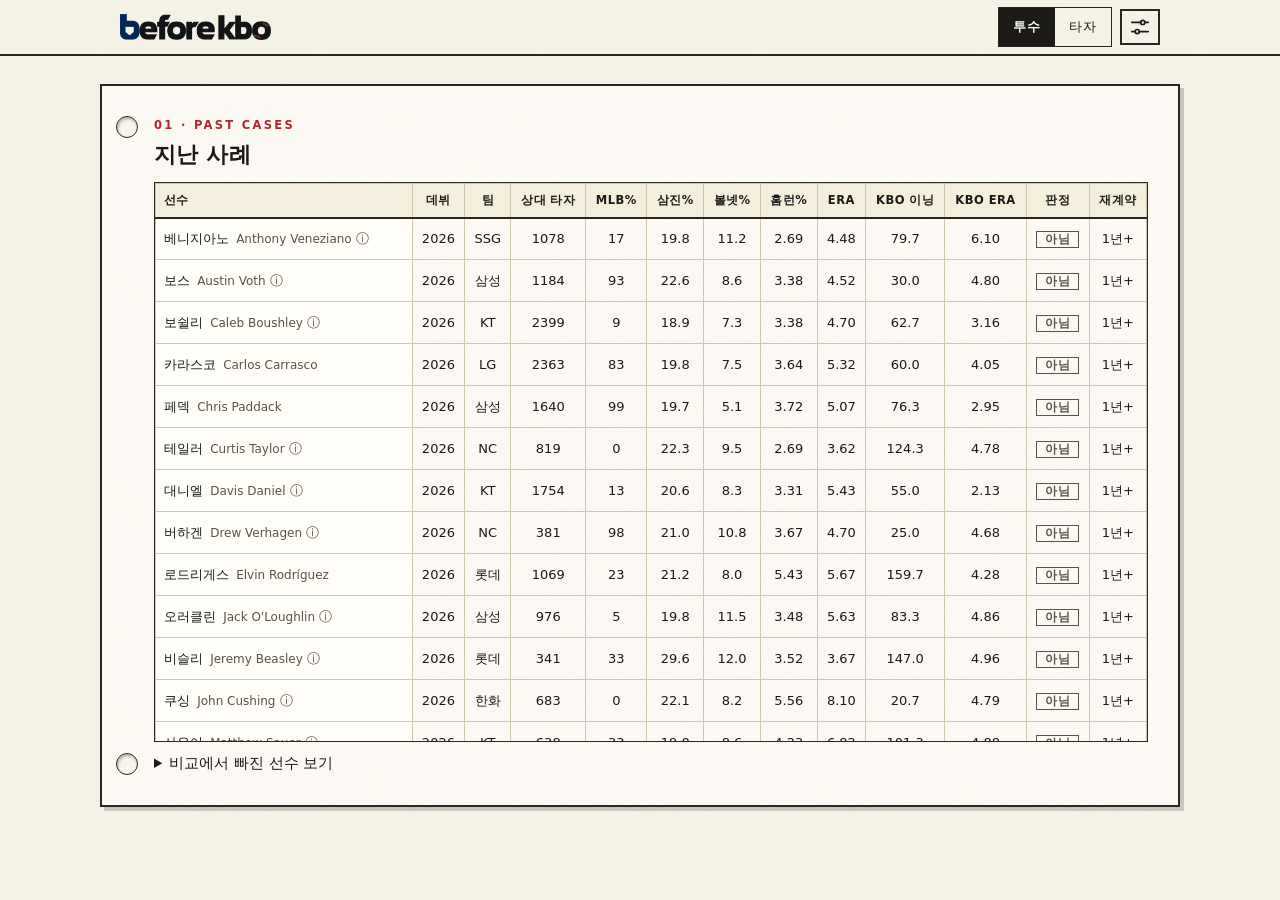
<file: docs/app.html>
<!doctype html>
<html lang="ko">
<head>
<meta charset="utf-8">
<meta name="viewport" content="width=device-width, initial-scale=1, viewport-fit=cover">
<meta name="theme-color" content="#f8f5ea">
<meta name="mobile-web-app-capable" content="yes">
<meta name="apple-mobile-web-app-capable" content="yes">
<meta name="apple-mobile-web-app-title" content="Before KBO">
<meta name="apple-mobile-web-app-status-bar-style" content="default">
<link rel="manifest" href="manifest.json">
<link rel="icon" type="image/png" sizes="192x192" href="img/icons/icon-192.png">
<link rel="apple-touch-icon" href="img/icons/apple-touch-icon.png">
<title>Before KBO — 입단 전 5년으로 보는 KBO 외국인 선수</title>
<script>try{document.documentElement.dataset.theme = localStorage.getItem("bk_theme")==="classic" ? "classic" : "paper";}catch(e){document.documentElement.dataset.theme="paper";}</script>
<link rel="stylesheet" href="theme-paper.css">
<style>
/* 2026-11-15 디자인 개편: 어둡고 무게감 있는 톤을 기본으로 한다(밝은 모드 없음).
   차콜 배경 + 따뜻한 오프화이트 글자 + 주황 포인트. 그래프 색(레벨·성공·막대)도 같은 팔레트에서 고른다. */
:root{
  color-scheme:dark;
  --bg:#0b1424; --band:#0f1a2e; --band2:#16253d; --card:#121f36; --ink:#e8ecf3; --muted:#8e9bb3; --line:#25344d;
  --accent:#ff7a45; --mlb:#e5b04a; --aa:#4fc3b0; --ap:#9b8cff; --a:#8e9bb3; --mex:#e35d5d;
  --good:#52d39b; --bad:#ff6b6b; --warn-bg:#2a2214; --warn-line:#6b5420;
  --bar:#ff9a66; --bar2:#5b86d6;
}
*{box-sizing:border-box}
html{scroll-behavior:smooth;scroll-padding-top:72px}
/* KBO 다이아고딕 (KBO 제공 글꼴, fonts/KBO-Dia-Gothic_License.pdf 참고). 파일은 수정하지 않고 그대로 쓴다.
   라이선스상 로고·브랜드명·슬로건에는 쓸 수 없어서 .logo 와 히어로 제목(h1)은 기존 글꼴을 유지한다. */
@font-face{font-family:"KBO Dia Gothic";src:url("fonts/KBO-Dia-Gothic_light.woff") format("woff");font-weight:100 400;font-style:normal;font-display:swap}
@font-face{font-family:"KBO Dia Gothic";src:url("fonts/KBO-Dia-Gothic_medium.woff") format("woff");font-weight:500 600;font-style:normal;font-display:swap}
@font-face{font-family:"KBO Dia Gothic";src:url("fonts/KBO-Dia-Gothic_bold.woff") format("woff");font-weight:700 900;font-style:normal;font-display:swap}
:root{--font-base:"KBO Dia Gothic","Pretendard","Malgun Gothic","Apple SD Gothic Neo",system-ui,sans-serif; --font-brand:"Pretendard","Malgun Gothic","Apple SD Gothic Neo",system-ui,sans-serif}
body{margin:0;background:var(--bg);color:var(--ink);font:15px/1.7 var(--font-base)}
button,input,select,textarea{font-family:inherit}
.logo,.hero h1{font-family:var(--font-brand)}
a{color:inherit}
.wrap{max-width:1080px;margin:0 auto;padding:0 20px}
h1,h2,h3{line-height:1.3}
h2{font-size:22px;margin:0 0 4px}
h3{font-size:15px;margin:20px 0 6px}
.sub{color:var(--muted);margin:0}
.note{font-size:12.5px;color:var(--muted)}

/* ---------- 헤더 ---------- */
.top{position:sticky;top:0;z-index:20;background:var(--band);border-bottom:1px solid var(--line)}
.top .wrap{display:flex;align-items:center;justify-content:space-between;height:60px;gap:16px}
.logo{font-weight:800;letter-spacing:.12em;font-size:17px;text-decoration:none}
.logo b{font-weight:300;letter-spacing:.12em}
.logo.brand{display:inline-flex;align-items:center;padding:7px 16px;border-radius:999px;background:#f3f1ec;box-shadow:0 2px 10px rgba(0,0,0,.25)}
.logo.brand img{display:block;height:22px;width:auto}
.logo.brand.footlogo{padding:14px 30px}
.logo.brand.footlogo img{height:49px}
/* 표: 행 높이를 모두 같게, 첫 열(선수명) 말고는 가운데 정렬 */
.tablewrap td{height:42px;padding-top:0;padding-bottom:0;vertical-align:middle}
.tablewrap td:not(:first-child),.tablewrap th:not(:first-child){text-align:center}
.tablewrap .tag{line-height:1.25;vertical-align:middle}
/* History 보기 */
/* 직접 그리기 */
.drawbox{margin:6px 0 14px;padding:14px 16px;border:1px solid var(--line);border-radius:12px}
.drawgrid{display:grid;grid-template-columns:minmax(0,1.1fr) minmax(0,1fr);gap:22px;align-items:center}
.drawsvg svg{width:100%;height:auto;touch-action:none;user-select:none;-webkit-user-select:none}
.drawset{display:inline-flex;margin:0 0 10px;border:1px solid var(--line);border-radius:999px;overflow:hidden}
.drawset button{font:inherit;font-size:12.5px;padding:5px 15px;border:0;background:transparent;color:var(--muted);cursor:pointer}
.drawset button.on{background:var(--accent);color:#16110d;font-weight:700}
.drawbtns{display:flex;flex-wrap:wrap;gap:8px;margin:8px 0 6px}
.drawside h4{margin:14px 0 6px;font-size:13.5px}
.drawside .hrow{margin:6px 0;padding:8px 12px}
.drawside .hrow .who{min-width:0}
.dx{fill:none;stroke:var(--muted);stroke-width:1.5;stroke-dasharray:2 2}
.dh{fill:var(--accent);stroke:#fff;stroke-width:2;cursor:grab}
.dv{fill:var(--ink);font-weight:700;paint-order:stroke;stroke:var(--bg);stroke-width:3px}
@media (max-width:820px){.drawgrid{grid-template-columns:1fr}}
.mi{display:block;height:18px;width:auto}
.mate{display:inline-flex;margin-left:5px;vertical-align:middle;cursor:help}
.mate.link{cursor:pointer}
.mate.link:hover .mi{transform:scale(1.18)}
.more{margin-left:6px;font-size:11px;color:var(--muted)}
.timeline td.mates,.timeline th.mh{text-align:right;white-space:nowrap}
.timeline th.mh{display:table-cell}
.timeline th.mh .mi{display:inline-block;vertical-align:middle;margin-left:5px}
.lvtag{display:inline-block;min-width:36px;text-align:center;padding:0 8px;border:1px solid var(--c,var(--line));color:var(--c,var(--muted));border-radius:999px;font-size:11.5px;font-weight:700;line-height:1.5}
.tablewrap table.timeline td.l{text-align:left}
.tablewrap table.timeline td.yr{font-weight:700;vertical-align:top;padding-top:11px}
.timeline tr.kbo td{background:rgba(255,122,69,.07)}
.hrow{display:flex;flex-wrap:wrap;align-items:baseline;gap:4px 14px;padding:10px 14px;margin:8px 0;border:1px solid var(--line);border-radius:10px}
.hrow.link{cursor:pointer}
.hrow.link:hover{border-color:var(--accent)}
.hrow .who{font-weight:700;min-width:160px}
.hrow .what{color:var(--muted);font-size:13px}
.hrow .tagk{margin-left:auto;font-size:12px;color:var(--accent);border:1px solid var(--accent);padding:0 9px;border-radius:999px}
.stamp{display:none}
/* LIGHT / DARK 스위치: 알약 + 미끄러지는 손잡이. LIGHT = Paper(크림), DARK = 네이비 */
.themebtn{position:relative;display:inline-block;flex:none;width:84px;height:30px;padding:0;border:2px solid var(--tg-edge);border-radius:999px;background:var(--tg-bg);color:var(--tg-fg);cursor:pointer;align-self:center;overflow:hidden;font:700 11px/1 "Pretendard","Malgun Gothic",system-ui,sans-serif;letter-spacing:.12em;transition:background .25s,border-color .25s,color .25s}
.themebtn:hover{filter:brightness(1.06)}
.themebtn:focus-visible{outline:2px solid var(--tg-edge);outline-offset:2px}
.tg-text{position:absolute;top:50%;transform:translateY(-50%);transition:opacity .2s;pointer-events:none}
.tg-light{left:11px}.tg-dark{right:11px}
.tg-knob{position:absolute;top:2px;left:2px;width:22px;height:22px;border-radius:50%;background:#fff;box-shadow:0 1px 3px rgba(0,0,0,.3);display:grid;place-items:center;transition:transform .28s cubic-bezier(.3,.7,.3,1)}
html[data-theme="paper"] .themebtn{--tg-bg:#b3262b;--tg-fg:#fff;--tg-edge:#2a2720}
html[data-theme="paper"] .tg-knob{transform:translateX(54px)}
html[data-theme="paper"] .tg-dark,html[data-theme="paper"] .i-moon{display:none}
html:not([data-theme="paper"]) .themebtn{--tg-bg:#ff7a45;--tg-fg:#16110d;--tg-edge:#ffb089}
html:not([data-theme="paper"]) .tg-knob{transform:translateX(0)}
html:not([data-theme="paper"]) .tg-light,html:not([data-theme="paper"]) .i-sun{display:none}
nav{align-items:center}
/* 상세 창 머리: 이름 → 기본 정보 → 유형·배지 → 보조 설명 → 영상 */
.dlgin:focus{outline:none}
.dh-main h2{margin:0 0 8px}
.dh-facts{display:flex;flex-wrap:wrap;gap:4px 0;margin:0;font-size:14px;color:var(--ink)}
.dh-facts span{display:inline-flex;align-items:center}
.flag{display:inline-block;height:13px;width:auto;margin-right:6px;border-radius:2px;box-shadow:0 0 0 1px rgba(0,0,0,.28);vertical-align:-1px}
.dh-facts span+span::before{content:"·";margin:0 9px;color:var(--muted)}
.dh-tags{display:flex;flex-wrap:wrap;align-items:center;gap:8px;margin:12px 0 0}
.dh-tags .rum-st{margin:0}
.pill{display:inline-block;padding:2px 13px;border:1px solid var(--line);border-radius:999px;font-size:13px;font-weight:700;background:rgba(255,255,255,.04)}
.dh-ctx{margin:12px 0 0;font-size:12.5px;color:var(--muted)}
.dh-links{margin:3px 0 0;font-size:12.5px;color:var(--muted)}
.dh-links a{color:var(--muted)}
.dh-links a:hover{color:var(--ink)}
.bio{margin:6px 0 0;font-size:13.5px;color:var(--ink);letter-spacing:.01em}
.awards{display:inline-flex;gap:4px;margin-left:6px;vertical-align:middle}
.aw{display:inline-flex;align-items:center;cursor:help}
.aw img{display:block;width:auto}

nav{display:flex;gap:26px;font-size:13px;letter-spacing:.04em}
nav a{text-decoration:none;color:var(--muted);padding:4px 0;border-bottom:1px solid transparent}
nav a:hover{color:var(--ink);border-bottom-color:var(--ink)}

/* ---------- 히어로 ---------- */
.hero{position:relative;background:var(--band);overflow:hidden;text-align:center;padding:76px 0 84px}
.hero svg.wave{position:absolute;inset:0;width:100%;height:100%;opacity:.55;pointer-events:none}
.hero .wrap{position:relative}
.eyebrow{font-size:12px;letter-spacing:.18em;color:var(--muted);text-transform:uppercase;margin:0 0 14px}
.hero h1{font-size:36px;letter-spacing:.01em;margin:0 auto 16px;max-width:760px}
.hero p.lead{max-width:620px;margin:0 auto 26px;color:var(--muted);font-size:15px}
.btn{display:inline-block;font:inherit;font-size:13px;letter-spacing:.08em;padding:11px 28px;border:1px solid var(--ink);background:transparent;color:var(--ink);text-decoration:none;cursor:pointer}
.btn:hover{background:var(--ink);color:var(--bg)}
.btn.ghost{border-color:var(--line);color:var(--muted);margin-left:8px}
.btn.mini{padding:4px 12px;font-size:12px;letter-spacing:.02em}
.en{color:var(--muted);font-size:12px;margin-left:3px}
.rd-c{fill:color-mix(in srgb,var(--mlb) 22%,transparent);stroke:var(--mlb);stroke-width:2}
#cmpBar{position:fixed;left:50%;bottom:14px;transform:translateX(-50%);z-index:30;background:var(--card);border:1px solid var(--ink);padding:8px 14px;display:flex;gap:10px;align-items:center;font-size:13px;box-shadow:0 4px 18px rgba(0,0,0,.25);max-width:96vw;flex-wrap:wrap}
#cmpBar[hidden]{display:none}
.chip{display:inline-flex;gap:6px;align-items:center;border:1px solid var(--line);padding:2px 8px;margin:2px 6px 2px 0;font-size:13px;cursor:pointer;background:var(--bg)}
.chip:hover{border-color:var(--ink)}
.chip .x{border:0;background:transparent;color:var(--muted);cursor:pointer;font:inherit;padding:0 2px}
.cmpgrid{display:grid;grid-template-columns:1fr 1fr;gap:8px 14px}
.cmpcol h4{margin:6px 0 0;font-size:13px}
.dlgbtns{display:flex;gap:6px;flex-wrap:wrap;justify-content:flex-end}
.typrow{display:grid;grid-template-columns:230px 1fr 110px 90px;align-items:center;gap:10px;margin:4px 0;font-size:13.5px;cursor:pointer;padding:2px 4px}
.typrow:hover{background:var(--band)}
@media (max-width:700px){ .typrow{grid-template-columns:130px 1fr 80px} .typrow span:last-child{display:none} }
.row.rf{margin:4px 0}
.row.rf input[type=number]{width:78px}
.stats{display:flex;justify-content:center;gap:44px;margin-top:40px;flex-wrap:wrap}
.stats div{min-width:110px}
.stats b{display:block;font-size:30px;font-weight:300;letter-spacing:.02em}
.stats span{font-size:12px;color:var(--muted);letter-spacing:.06em}

/* ---------- 폴드 아래 소제목 ---------- */
.pitch{text-align:center;padding:64px 0 52px}
.pitch h2{font-size:24px;max-width:700px;margin:0 auto 14px}
.pitch p{max-width:680px;margin:0 auto;color:var(--muted)}

/* ---------- 소개 ---------- */
.legend span{display:inline-flex;align-items:center;gap:5px;margin-right:14px;font-size:12.5px;color:var(--muted)}
.legend i{display:inline-block;width:10px;height:10px;border-radius:50%}

/* ---------- 메뉴 카드 ---------- */
.offer{padding:60px 0}
.offer h2{text-align:center;margin-bottom:28px}
.cards{display:grid;grid-template-columns:repeat(3,1fr);gap:28px}
.card{display:block;text-decoration:none;text-align:center}
.card .img{aspect-ratio:1/1;background:var(--band);display:flex;align-items:center;justify-content:center;border:1px solid transparent;transition:border-color .15s}
.card:hover .img{border-color:var(--ink)}
.card .img svg{width:62%;height:auto}
.card b{display:block;margin-top:14px;font-size:13px;letter-spacing:.14em}
.card span{display:block;margin-top:4px;font-size:13px;color:var(--muted)}

/* ---------- 도구 영역 ---------- */
.tools{padding:20px 0 8px}
.tool{background:var(--card);border:1px solid var(--line);padding:26px;margin:22px 0}
.tool .eyebrow{margin-bottom:6px}
.warn{background:var(--warn-bg);border:1px solid var(--warn-line);padding:12px 16px;margin:0 0 6px;font-size:14px}
.warn ul{margin:6px 0 0;padding-left:18px}
.row{display:flex;flex-wrap:wrap;gap:10px 20px;align-items:center;margin:12px 0}
label{font-size:14px;color:var(--muted)}
select,input[type=number],input[type=search]{font:inherit;padding:5px 8px;border:1px solid var(--line);background:var(--bg);color:var(--ink);border-radius:0}
input[type=number]{width:84px}
input[type=search]{width:200px}
.seg{display:inline-flex;border:1px solid var(--ink)}
.seg button{font:inherit;font-size:13px;letter-spacing:.08em;border:0;background:transparent;color:var(--ink);padding:7px 20px;cursor:pointer}
.seg button.on{background:var(--ink);color:var(--bg)}
.tablewrap{overflow-x:auto}
.tall{max-height:560px;overflow:auto}
table{border-collapse:collapse;width:100%;font-size:13.5px}
th,td{padding:7px 8px;border-bottom:1px solid var(--line);text-align:right;white-space:nowrap}
th{color:var(--muted);font-weight:600;background:var(--card);cursor:pointer;position:sticky;top:0;z-index:1;font-size:12.5px;letter-spacing:.04em}
th:first-child,td:first-child,th.l,td.l{text-align:left}
/* 가로로 스크롤해도 첫 열(선수 이름)이 보이도록 고정. 머리글(위쪽 고정)과 만나는 칸은 가장 위에 둔다 */
.tablewrap td:first-child{position:sticky;left:0;z-index:1;background:var(--card);box-shadow:1px 0 0 var(--line)}
.tablewrap th:first-child{position:sticky;left:0;z-index:3;box-shadow:1px 0 0 var(--line)}
.tablewrap tr.clickable:hover td:first-child{background:var(--band)}
tr.clickable{cursor:pointer}
tr.clickable:hover td{background:var(--band)}
.tag{display:inline-block;padding:0 8px;border-radius:10px;font-size:12px;border:1px solid var(--line)}
.tag.good{color:var(--good);border-color:var(--good)}
.tag.bad{color:var(--muted)}
.tag.warn{color:var(--mlb);border-color:var(--mlb)}
.gap{display:grid;grid-template-columns:130px 1fr 170px;align-items:center;gap:8px;margin:4px 0;font-size:13.5px}
.gapbar{position:relative;height:14px;background:var(--band)}
.gapbar::after{content:"";position:absolute;left:50%;top:-2px;bottom:-2px;width:1px;background:var(--muted)}
.gapbar i{position:absolute;top:2px;bottom:2px;background:var(--bar)}
.gapbar i.neg{background:var(--bar2)}
.gapsum{font-size:15.5px;line-height:1.65;margin:8px 0 14px}
.gaphead{font-size:11.5px;color:var(--muted);margin-bottom:2px}
.gap.gv{grid-template-columns:120px 1fr 130px 140px;padding:5px 0;border-bottom:1px dotted var(--line)}
.gap.gm .gapbar i{background:var(--good)}
.gap.gm .gapbar i.neg{background:var(--bad)}
.gapaxis{display:flex;justify-content:space-between}
.gway{display:block;font-size:11px}
.gchip{justify-self:start;display:inline-block;padding:2px 9px;border:1px solid var(--muted);color:var(--muted);font-size:12px;white-space:nowrap}
.gchip.g1,.gchip.g2{border-color:var(--good);color:var(--good)}
.gchip.b1,.gchip.b2{border-color:var(--bad);color:var(--bad)}
.gchip.g2{background:var(--good);color:var(--card)}
.gchip.b2{background:var(--bad);color:var(--card)}
svg{max-width:100%;height:auto;display:block}
svg text{fill:var(--ink);font-family:inherit}
svg .m{fill:var(--muted)}
svg .grid{stroke:var(--line);fill:none}
svg .axis{stroke:var(--muted);fill:none}
.rd-a{fill:color-mix(in srgb,var(--accent) 28%,transparent);stroke:var(--accent);stroke-width:2}
.rd-b{fill:none;stroke:var(--muted);stroke-width:1.5;stroke-dasharray:5 3}
.rd-zero{stroke:var(--muted);fill:none;stroke-dasharray:2 3}
.pt{cursor:pointer}
.pt:hover{stroke:var(--ink);stroke-width:2}

/* ---------- 근거 / 부가 / 푸터 ---------- */
footer{background:var(--band2);padding:34px 0 40px;font-size:13px}
footer .cols{display:grid;grid-template-columns:1fr auto 1fr;gap:24px;align-items:center}
footer .cols div:nth-child(1) a,footer .cols div:nth-child(3) a{display:block;color:var(--muted);text-decoration:none;margin:2px 0}
footer .cols div:nth-child(1) a:hover,footer .cols div:nth-child(3) a:hover{color:var(--ink)}
footer .cols div:nth-child(3){text-align:right}
footer .fine{margin-top:20px;font-size:12px;color:var(--muted);text-align:center}

/* ---------- 상세 창 ---------- */
dialog{border:1px solid var(--ink);background:var(--card);color:var(--ink);width:min(940px,96vw);max-height:92vh;padding:0}
dialog::backdrop{background:rgba(0,0,0,.5)}
.dlgin{padding:20px 22px 26px}
.dlghead{display:flex;justify-content:space-between;gap:12px;align-items:flex-start}
.dlghead h2{font-size:22px}
.close{font:inherit;font-size:13px;border:1px solid var(--ink);background:transparent;color:var(--ink);padding:5px 14px;cursor:pointer}
.close:hover{background:var(--ink);color:var(--bg)}
.two{display:grid;grid-template-columns:minmax(300px,380px) 1fr;gap:16px;align-items:start}
.trgrid{display:grid;grid-template-columns:repeat(auto-fit,minmax(250px,1fr));gap:8px 14px}
.trt{font-size:13px;font-weight:600;margin-top:6px}
.box{border:1px solid var(--line);padding:10px 12px;margin:10px 0;font-size:14px}

@media (max-width:820px){
  nav{gap:14px;font-size:12px}
  .top .wrap{height:auto;padding-top:10px;padding-bottom:10px;flex-direction:column;gap:6px}
  .hero{padding:52px 0 60px}
  .hero h1{font-size:27px}
  .cards{grid-template-columns:1fr;gap:20px}
  .card .img{aspect-ratio:16/9}
  .card .img svg{width:34%}
  .gap{grid-template-columns:96px 1fr 120px}
  .gap.gv{grid-template-columns:84px 1fr 74px 112px;gap:6px}
  .two{grid-template-columns:1fr}
  input[type=search]{width:140px}
  footer .cols{grid-template-columns:1fr;text-align:center}
  footer .cols div:nth-child(3){text-align:center}
  .tool{padding:18px}
}

/* ================= 어두운 프리미엄 톤: 위 기본 스타일을 덮어쓴다 ================= */
.top{background:rgba(11,20,36,.78);backdrop-filter:blur(14px);-webkit-backdrop-filter:blur(14px)}
nav a:hover{color:var(--ink);border-bottom-color:var(--accent)}
h2{font-weight:700;letter-spacing:-.015em}

/* 히어로: 은은한 광원 + 크고 굵은 제목 */
.hero{background:var(--bg);padding:108px 0 100px;border-bottom:1px solid var(--line)}
.hero::before{content:"";position:absolute;inset:-25% -10% auto -10%;height:130%;pointer-events:none;
  background:radial-gradient(900px 420px at 72% 0%,rgba(255,122,69,.24),transparent 65%),radial-gradient(700px 380px at 10% 100%,rgba(91,134,214,.15),transparent 65%)}
.hero svg.wave{display:none}
.eyebrow{color:var(--accent);letter-spacing:.22em;font-weight:600}
.hero h1{font-size:clamp(32px,5.6vw,60px);font-weight:800;letter-spacing:-.025em;line-height:1.12;max-width:900px}
.hl{background:linear-gradient(90deg,#ff7a45,#ffc27a);-webkit-background-clip:text;background-clip:text;color:transparent}
.hero p.lead{font-size:16px;color:#aab6cb}
.stats{gap:56px;margin-top:60px}
.stats b{font-size:44px;font-weight:700;letter-spacing:-.02em}

/* 버튼·입력 */
.btn{border-radius:999px;padding:13px 34px;font-weight:600;letter-spacing:.06em;border:1px solid transparent;background:var(--accent);color:#16110d;transition:transform .15s,box-shadow .15s}
.btn:hover{background:#ff8f5f;color:#16110d;transform:translateY(-1px);box-shadow:0 8px 28px rgba(255,122,69,.35)}
.btn.ghost{background:transparent;border-color:var(--line);color:var(--muted)}
.btn.mini{padding:5px 14px;font-weight:500;background:transparent;border:1px solid var(--line);color:var(--ink);letter-spacing:.02em}
.btn.mini:hover{background:var(--accent);border-color:var(--accent);color:#16110d;box-shadow:none;transform:none}
select,input[type=number],input[type=search],input[type=text]{border-radius:8px;background:#0b1322;border-color:var(--line)}
select:focus,input:focus{outline:none;border-color:var(--accent);box-shadow:0 0 0 3px rgba(255,122,69,.18)}
.seg{border-radius:999px;overflow:hidden;border-color:var(--line)}
.seg button.on{background:var(--accent);color:#16110d;font-weight:700}

/* 구역·카드: 둥근 어두운 패널 */
.pitch{padding:88px 0 68px}
.pitch h2{font-size:clamp(22px,3.2vw,32px);font-weight:700;letter-spacing:-.02em}
.tool{border-radius:16px}
.tool{background:linear-gradient(180deg,#13213a,#0f1a2f);box-shadow:0 14px 44px rgba(0,0,0,.35);padding:30px}
.card .img{border-radius:16px;border:1px solid var(--line);background:radial-gradient(260px 200px at 50% 0%,rgba(255,122,69,.16),transparent 70%),linear-gradient(180deg,#16253d,#0f1b30)}
.card:hover .img{border-color:var(--accent);box-shadow:0 14px 44px rgba(255,122,69,.18)}
.card b{letter-spacing:.16em}
.warn{border-radius:12px}
.box{border-radius:10px;background:#0e182b}
footer{background:#08101d;border-top:1px solid var(--line)}

/* 표·막대·태그 */
th{color:#8190aa;border-bottom:1px solid #2c3b57}
tr.clickable:hover td,.tablewrap tr.clickable:hover td:first-child,.typrow:hover{background:#1a2a45}
.tag{border-radius:999px}
.gapbar{background:var(--band2);border-radius:4px}
.gapbar i{border-radius:3px}
.chip{border-radius:999px;background:#0b1322}
#cmpBar{border-radius:999px;border-color:var(--accent);background:#0f1b30}

/* 상세·비교 창 */
dialog{border:1px solid #2c3b57;border-radius:18px;background:linear-gradient(180deg,#13213a,#0e182b);box-shadow:0 30px 90px rgba(0,0,0,.65)}
dialog::backdrop{background:rgba(4,9,18,.74);backdrop-filter:blur(4px)}
.close{border-radius:999px;border-color:var(--line);padding:6px 16px}
.close:hover{background:var(--accent);border-color:var(--accent);color:#16110d}

/* 스카우팅 노트(방문자 리포트) */
.replist{display:grid;grid-template-columns:repeat(auto-fill,minmax(300px,1fr));gap:14px;margin-top:14px}
.rep{border:1px solid var(--line);border-radius:12px;background:#0e182b;padding:16px 18px}
.rep[data-kind]{cursor:pointer;transition:border-color .15s,transform .15s}
.rep[data-kind]:hover{border-color:var(--accent);transform:translateY(-1px)}
.rep .who{font-weight:700;font-size:15px}
.rep .one{margin:8px 0 10px;font-size:14.5px;line-height:1.55}
.rep dl{margin:0;font-size:13px;line-height:1.55}
.rep dt{color:var(--muted);font-size:11.5px;letter-spacing:.08em;margin-top:8px}
.rep dd{margin:2px 0 0}
.rep .by{margin-top:12px;font-size:12px;color:var(--muted)}
.badge-op{display:inline-block;font-size:11px;letter-spacing:.04em;padding:2px 9px;border-radius:999px;border:1px solid var(--line);color:var(--muted);margin-left:6px;vertical-align:middle}
.repbtn{display:inline-block;margin-top:6px}

.rum-st{display:inline-block;font-size:11px;padding:2px 9px;border-radius:999px;border:1px solid var(--line);margin-left:6px;vertical-align:middle}
.rum-st.r0{color:var(--muted)}.rum-st.r1{color:var(--mlb);border-color:var(--mlb)}.rum-st.r2{color:var(--aa);border-color:var(--aa)}
.rep .meta{font-size:12.5px;color:var(--muted);margin-top:6px}

/* 챕터 탭: 한 번에 한 챕터만 보인다 */
.tabs{display:grid;grid-auto-flow:column;grid-auto-columns:minmax(max-content,1fr);gap:6px;overflow-x:auto;margin:26px 0 0;padding:8px;border:1px solid var(--line);border-radius:999px;background:rgba(15,26,46,.86);backdrop-filter:blur(12px);-webkit-backdrop-filter:blur(12px);position:sticky;top:70px;z-index:15;scrollbar-width:none}
.tabs::-webkit-scrollbar{display:none}
.tabs button{font:inherit;font-size:13.5px;text-align:center;color:var(--muted);background:transparent;border:0;border-radius:999px;padding:9px 8px;cursor:pointer;white-space:nowrap;transition:color .15s,background .15s}
.tabs button:hover{color:var(--ink)}
.tabs button[aria-selected="true"]{background:var(--accent);color:#16110d;font-weight:700}
.tool.chapter[hidden]{display:none}
@media (max-width:820px){.tabs{top:0;position:static;border-radius:14px}}

/* 히어로: 심플 — 장식 없이 글자와 여백만 */
.hero{padding:130px 0 110px}
.hero::before,.hero::after{display:none}
.hero h1{font-size:clamp(30px,4.6vw,46px);font-weight:600;letter-spacing:-.035em;line-height:1.25;margin-bottom:18px;max-width:none}
.hero p.lead{font-size:17px;color:var(--muted);margin:0 auto 36px;max-width:760px}
.hero .btn{padding:13px 32px;font-size:14px;font-weight:600;box-shadow:none}
.hero .btn:hover{transform:none;box-shadow:none}
.stats{display:flex;justify-content:center;gap:72px;max-width:none;margin:84px auto 0;border:0;border-radius:0;background:none;backdrop-filter:none;-webkit-backdrop-filter:none}
.stats div{padding:0;min-width:0}
.stats div+div{border-left:0}
.stats b{font-size:34px;font-weight:600;letter-spacing:-.02em;font-variant-numeric:tabular-nums;background:none;-webkit-background-clip:border-box;background-clip:border-box;color:var(--ink)}
.stats span{display:block;margin-top:6px;font-size:12px;color:var(--muted);letter-spacing:0}
@media (max-width:820px){.hero{padding:80px 0 64px}.hero p.lead{font-size:16px}.stats{gap:28px;margin-top:52px}.stats b{font-size:26px}.stats span{font-size:11px}}

/* 상세 창: 큰 그래프(오각형 확대, 추이 2×2) + 마우스오버 수치 */
dialog{width:min(1040px,96vw)}
#dlgBody .two{grid-template-columns:minmax(0,1.15fr) minmax(0,1fr);gap:24px;align-items:center}
.trgrid{grid-template-columns:repeat(2,minmax(0,1fr));gap:22px 26px}
.trt{font-size:14px;font-weight:600;margin:4px 0 2px}
@media (max-width:820px){#dlgBody .two{grid-template-columns:1fr}}
@media (max-width:600px){.trgrid{grid-template-columns:1fr}}
svg [data-tip]:hover{stroke:var(--ink);stroke-opacity:.55;stroke-width:1.5}
svg rect[data-tip]:hover{opacity:.85}
#tip{position:fixed;z-index:9999;pointer-events:none;max-width:260px;padding:9px 12px;border:1px solid #3b4a66;border-radius:10px;background:rgba(14,24,43,.96);box-shadow:0 10px 30px rgba(0,0,0,.5);font-size:12.5px;line-height:1.6;color:var(--ink)}
#tip[hidden]{display:none}
#tip .mut{color:var(--muted)}

/* 스크롤바: 얇고 어두운 트랙, 마우스 올리면 주황 */
html{scroll-behavior:smooth;scrollbar-color:#3b4a66 transparent;scrollbar-width:thin}
*{scrollbar-color:#3b4a66 transparent;scrollbar-width:thin}
::-webkit-scrollbar{width:10px;height:10px}
::-webkit-scrollbar-track{background:transparent}
::-webkit-scrollbar-thumb{background:#32415e;border-radius:999px;border:3px solid transparent;background-clip:content-box;transition:background .2s}
::-webkit-scrollbar-thumb:hover{background:var(--accent);background-clip:content-box;border:3px solid transparent}
::-webkit-scrollbar-corner{background:transparent}
html::-webkit-scrollbar-track{background:var(--bg)}
dialog{overscroll-behavior:contain}
.tall,.tablewrap{overscroll-behavior:contain}
@media (prefers-reduced-motion:reduce){html{scroll-behavior:auto}}

/* 상세 창: 섹션 구분(제목 위 구분선 + 넉넉한 여백 + 강조 막대) */
#dlgBody h3{margin:34px 0 12px;padding:22px 0 0;border-top:1px solid var(--line);font-size:16px;display:flex;flex-wrap:wrap;align-items:baseline;gap:2px 8px}
#dlgBody h3::before{content:"";align-self:center;width:4px;height:16px;border-radius:2px;background:var(--accent)}
#dlgBody h3 .note{font-weight:400}
#dlgBody .dlghead + p, #dlgBody .dlghead ~ p.note:first-of-type{margin-top:12px}
#dlgBody .tablewrap,#dlgBody .legend,#dlgBody .trgrid,#dlgBody .two,#dlgBody .row{margin-top:10px;margin-bottom:10px}
#dlgBody p.note{margin:10px 0 0;line-height:1.6}
@media (max-width:820px){ nav{flex-wrap:wrap;justify-content:center;gap:4px 14px} nav a{white-space:nowrap} }
/* 한글은 단어 단위로 줄바꿈(조사 앞에서 끊기지 않게). 아주 긴 문자열은 넘치지 않게 강제로 끊는다 */
.hero h1,.hero p.lead,.pitch h2,.pitch p,.sub,h2,h3{word-break:keep-all;overflow-wrap:break-word}
</style>

<style>
/* ===== 앱형 레이아웃 (app.html 전용) ===== */
/* 글꼴: 고정폭 코딩 글꼴 대신 폰 기본 글꼴(아이폰=애플 SD 산돌고딕, 안드로이드=Noto Sans)을 쓴다 */
html[data-theme]{--font-base:-apple-system,BlinkMacSystemFont,"Apple SD Gothic Neo","Pretendard","Noto Sans KR","Malgun Gothic",system-ui,sans-serif;--font-brand:var(--font-base)}
html[data-theme] body,html[data-theme] button,html[data-theme] input,html[data-theme] select,html[data-theme] textarea,html[data-theme] table,html[data-theme] dialog{font-family:var(--font-base)}
table,.stats b{font-variant-numeric:tabular-nums}
html{-webkit-tap-highlight-color:transparent;-webkit-text-size-adjust:100%}
html.noscroll,html.noscroll body{overflow:hidden}
body{padding-bottom:calc(66px + env(safe-area-inset-bottom))}
.hero,footer,.tabs{display:none !important}
html body .top .wrap{height:54px;flex-direction:row;padding-top:0;padding-bottom:0;gap:8px}
.top .wrap nav{display:flex;align-items:center;gap:8px}
.top .seg button{padding:8px 14px;min-height:36px}
.setbtn{width:40px;height:36px;display:grid;place-items:center;border:1px solid var(--line);background:transparent;color:var(--ink);cursor:pointer;border-radius:999px;padding:0}
html[data-theme="paper"] .setbtn{border:2px solid var(--rule);border-radius:0}
.setbtn svg,.bnav svg{width:22px;height:22px;stroke:currentColor;fill:none;stroke-width:1.8;stroke-linecap:round;stroke-linejoin:round}
input,select,textarea{font-size:16px}
main.tools{padding-top:6px}
.bnav{position:fixed;left:0;right:0;bottom:0;z-index:40;display:grid;grid-template-columns:repeat(5,1fr);background:var(--bg);border-top:2px solid var(--rule,var(--line));padding-bottom:env(safe-area-inset-bottom)}
.bnav button{font:inherit;font-size:11px;color:var(--muted);background:none;border:0;min-height:56px;padding:7px 2px 6px;display:flex;flex-direction:column;align-items:center;justify-content:center;gap:3px;cursor:pointer;white-space:nowrap}
.bnav button[aria-selected="true"]{color:var(--accent);font-weight:700}
#cmpBar{bottom:calc(66px + env(safe-area-inset-bottom)) !important}
/* 하단 시트 */
.sheetwrap{position:fixed;inset:0;z-index:10000;display:flex;align-items:flex-end;justify-content:center}
.sheetwrap[hidden]{display:none}
.sheetbg{position:absolute;inset:0;background:rgba(0,0,0,.45);opacity:0;transition:opacity .2s}
.sheetwrap.on .sheetbg{opacity:1}
.sheetpanel{position:relative;width:min(560px,100%);max-height:82dvh;overflow:auto;background:var(--paper,var(--card));color:var(--ink);border:2px solid var(--rule,var(--line));border-bottom:0;border-radius:18px 18px 0 0;padding:0 20px calc(24px + env(safe-area-inset-bottom));transform:translateY(100%);transition:transform .22s ease;overscroll-behavior:contain}
.sheetwrap.on .sheetpanel{transform:none}
.sheethead{position:sticky;top:0;z-index:2;background:var(--paper,var(--card));padding:10px 0 8px;touch-action:none;margin:0 -20px;padding-left:20px;padding-right:20px}
.grab{width:46px;height:5px;border-radius:3px;background:var(--line);margin:0 auto}
.sheetx{position:absolute;right:10px;top:4px;width:40px;height:36px;border:0;background:none;color:var(--muted);font-size:18px;cursor:pointer}
.sheettitle{margin:4px 0 12px;font-size:17px}
.sheettip{font-size:15.5px;line-height:1.65;padding:6px 0 2px}
.sheettip .mut,.morelist .mut{color:var(--muted);font-size:13px}
.sheetpanel .go{margin-top:14px;width:100%;text-align:center;min-height:46px}
.morelist>button{display:flex;justify-content:space-between;align-items:center;width:100%;min-height:52px;border:0;border-bottom:1px solid var(--line);background:none;font:inherit;font-size:16px;color:var(--ink);text-align:left;cursor:pointer;padding:0 2px}
.morerow{display:flex;justify-content:space-between;align-items:center;min-height:56px;border-bottom:1px solid var(--line);font-size:16px}
.morelinks{display:flex;flex-wrap:wrap;gap:6px 18px;padding-top:14px;font-size:13.5px}
.morelinks a{color:var(--muted)}
#s0 .row{display:flex;flex-direction:column;align-items:stretch;gap:12px}
#s0 .row label{display:flex;justify-content:space-between;align-items:center;gap:10px}
/* 상세 창은 전체 화면 */
html[data-theme] dialog#dlg,html[data-theme] dialog#cmpDlg{width:100vw !important;max-width:100vw !important;height:100dvh !important;max-height:100dvh !important;margin:0 !important;border:0 !important;border-radius:0 !important;box-shadow:none}
.dlgin{padding:0 16px calc(32px + env(safe-area-inset-bottom))}
.dlghead{position:sticky;top:0;z-index:5;background:var(--card);margin:0 -16px 12px;padding:12px 16px;border-bottom:1px solid var(--line)}
.close{min-height:40px;padding:6px 16px}
/* 손가락으로 누르기 쉬운 크기 */
.mate{margin-left:0;padding:8px 3px}
.mi{height:22px}
.timeline{width:100%}
.timeline td.l{white-space:normal;word-break:keep-all;overflow-wrap:anywhere;line-height:1.35}
.timeline td.l .note{display:block}
.timeline td.mates{white-space:normal;min-width:76px}
.dlghead button,.close{white-space:nowrap}
.more{padding:0 6px}
tr.clickable td,.rep,.hrow{min-height:44px}
@media (max-width:820px){
  .wrap{padding:0 10px}
  html[data-theme="paper"] .tool{padding:18px 12px 18px 28px;margin:14px 0}
  html[data-theme="paper"] .tool::before,html[data-theme="paper"] .tool::after{left:8px;width:13px;height:13px}
  .tablewrap.tall{max-height:none !important}
  .tool .row select,.tool .row input[type=search]{max-width:100%;min-width:0}
  /* 글자를 확 줄인다: 본문·상세 창·시트 안쪽만 78%로(상단 바·하단 탭은 그대로) */
  main.tools,.dlgin,.sheetbody{zoom:.78}
  th,td{padding:6px 5px}
  th{font-size:11px;letter-spacing:0}
  .tablewrap td:first-child{white-space:nowrap;min-width:0}
  .tablewrap td:first-child .en{display:block;font-size:10.5px}
  .tablewrap td:first-child span[style*="cursor:help"]{display:none}   /* 눌러도 안 열리는 ⓘ(마우스오버용) */
}
@media (min-width:821px){ body{padding-bottom:0} .bnav{display:none} .top .wrap{max-width:1080px} .sheetwrap{align-items:center} .sheetpanel{border-radius:14px;border-bottom:2px solid var(--rule,var(--line));max-height:80dvh} }
</style>
</head>
<body>

<!-- ========== 헤더 ========== -->
<header class="top">
  <div class="wrap">
    <a class="logo brand" href="#top" aria-label="Before KBO"><img src="img/logo.png" alt="Before KBO" width="110" height="19"></a>
    <nav aria-label="보기">
      <div class="seg" id="roleSeg"><button data-r="투수" class="on">투수</button><button data-r="타자">타자</button></div>
      <button type="button" class="setbtn" id="setBtn" aria-label="보기 설정"><svg viewBox="0 0 24 24" aria-hidden="true"><path d="M3 7h10M17 7h4M3 17h4M11 17h10"/><circle cx="15" cy="7" r="2.3"/><circle cx="9" cy="17" r="2.3"/></svg></button>
    </nav>
  </div>
</header>

<!-- ========== 히어로 ========== -->
<section class="hero" id="top">
  <svg class="wave" viewBox="0 0 1200 380" preserveAspectRatio="none" aria-hidden="true">
    <path d="M0 250 C200 170 380 330 620 240 S1000 150 1200 230 L1200 380 L0 380Z" fill="var(--band2)" opacity=".55"/>
    <path d="M0 300 C240 230 420 360 680 290 S1020 230 1200 290 L1200 380 L0 380Z" fill="var(--band2)" opacity=".7"/>
  </svg>
  <div class="wrap">
    <div class="stamp" aria-hidden="true">SCOUTING<br>REPORT</div>
    <h1>Who came. Who's next.</h1>
    <p class="lead">Pre-KBO records of past imports, and who looks similar among 2026 candidates.</p>
    <a class="btn" href="#s3">Find similar types</a>
    <div class="stats">
      <div><b id="statPast">-</b><span>Past cases</span></div>
      <div><b id="statYears">-</b><span>Seasons covered</span></div>
      <div><b id="statCand">-</b><span>2026 candidates</span></div>
    </div>
  </div>
</section>

<!-- ========== 도구 영역 ========== -->
<main class="wrap tools">
  <div class="tabs" id="tabs" role="tablist" aria-label="챕터">
    <button type="button" role="tab" data-tab="s1">Past Cases</button>
    <button type="button" role="tab" data-tab="s2">Key Metrics</button>
    <button type="button" role="tab" data-tab="s6">By Team</button>
    <button type="button" role="tab" data-tab="s3">Similar Types</button>
    <button type="button" role="tab" data-tab="s4">Validation</button>
    <button type="button" role="tab" data-tab="s8">Rumor Player</button>
    <button type="button" role="tab" data-tab="s7">Reports</button>
  </div>

  <div class="tool" id="s1">
    <p class="eyebrow">01 · Past Cases</p>
    <h2>지난 사례</h2>
    <div class="tablewrap tall" style="margin-top:12px"><table id="pastTable"></table></div>
    <details style="margin-top:10px"><summary>비교에서 빠진 선수 보기</summary><div class="note" id="excluded"></div></details>
  </div>

  <div class="tool" id="s2">
    <p class="eyebrow">02 · Key Metrics</p>
    <h2>성공을 가른 지표</h2>
    <div id="gap" style="margin-top:12px"></div>
    <p class="note" id="gapNote"></p>

    <h3>지표와 KBO 성적 비교</h3>
    <div class="row">
      <label>입단 전 지표(가로) <select id="xSel"></select></label>
      <label>KBO 첫해 성적(세로) <select id="ySel"></select></label>
      <label><input type="checkbox" id="enough" checked> <span id="enoughTxt"></span></label>
    </div>
    <div id="scatter"></div>
    <p class="note" id="scatNote"></p>

    <h3>유형별 성공 비율</h3>
    <div id="typPanel"></div>
    <p class="note" id="typNote"></p>
  </div>

  <div class="tool" id="s6">
    <p class="eyebrow">03 · By Team</p>
    <h2>구단별 외국인</h2>
    <div class="tablewrap" style="margin-top:10px"><table id="teamTable"></table></div>
    <div class="legend" id="teamLegend" style="margin-top:6px"></div>
    <p class="note" id="teamNote"></p>
  </div>

  <div class="tool" id="s3">
    <p class="eyebrow">04 · Similar Types</p>
    <h2>닮은 선수 찾기</h2>
    <div class="row">
      <label>기준 <select id="refSel"></select></label>
      <label>소속 <select id="lvSel"><option value="">전체</option><option value="AAA·MLB 오감">트리플A·MLB 오가는 선수</option><option value="AAA만">트리플A만</option><option value="MLB만">MLB만</option></select></label>
      <label>나이 상한 <input type="number" id="ageMax" value="40" min="20" max="45"></label>
      <label title="이름 기준 의심 포함"><input type="checkbox" id="noKbo" checked> KBO 경력(이름 기준 의심 포함) 선수 빼기</label>
      <label>이름 검색 <input type="search" id="q" placeholder="예: Sabato, 치리노스"></label>
    </div>
    <div class="drawbox" id="drawBox" hidden>
      <div class="drawset" id="drawSet" role="group" aria-label="그리기 기준"><button type="button" class="on" data-set="sc" aria-pressed="true">스탯캐스트 보조 지표</button><button type="button" data-set="main" aria-pressed="false">기본 5지표</button></div>
      <div class="drawgrid">
        <div class="drawsvg"><svg id="drawSvg" viewBox="0 0 380 345" role="img" aria-label="직접 그리는 레이더 그래프"></svg></div>
        <div class="drawside">
          <p class="note">점을 끌어 모양을 그리세요. 지표 이름을 누르면 빼고 찾습니다.</p>
          <div class="drawbtns"><button class="btn mini" id="drawAvg" type="button">평균으로</button><button class="btn mini" id="drawSucc" type="button">성공 사례 평균으로</button></div>
          <h4>내 모양과 닮은 지난 KBO 사례 TOP5</h4>
          <div id="drawPast"></div>
          <p class="note" id="drawWarn"></p>
        </div>
      </div>
    </div>
    <div class="row rf">
      <span class="note">기록 수준 범위 필터</span>
      <label>1 <select id="rf1Sel"></select> <input type="number" id="rf1Min" placeholder="하한" step="any"> ~ <input type="number" id="rf1Max" placeholder="상한" step="any"></label>
      <button class="btn mini" id="rf1Fit" type="button">지난 사례 범위로</button>
      <span class="note" id="rf1Hint"></span>
    </div>
    <div class="row rf">
      <span class="note" style="visibility:hidden">기록 수준 범위 필터</span>
      <label>2 <select id="rf2Sel"></select> <input type="number" id="rf2Min" placeholder="하한" step="any"> ~ <input type="number" id="rf2Max" placeholder="상한" step="any"></label>
      <button class="btn mini" id="rf2Fit" type="button">지난 사례 범위로</button>
      <span class="note" id="rf2Hint"></span>
    </div>
    <div class="tablewrap"><table id="candTable"></table></div>
    <p class="note" id="candNote"></p>
    <h3>관심 선수</h3>
    <div id="favBox"></div>
  </div>

  <div class="tool" id="s4">
    <p class="eyebrow">05 · Validation</p>
    <h2>지표 검증</h2>
    <p class="sub">회색 띠 안이면 우연과 구별되지 않습니다.</p>
    <div class="tablewrap" style="margin-top:10px"><table id="valTable"></table></div>
    <p class="note" id="valNote"></p>
  </div>

  <div class="tool" id="s7">
    <p class="eyebrow">07 · Reports</p>
    <h2>스카우팅 노트</h2>
    <div id="repList" class="replist"></div>
    <p class="note" id="repNote"></p>
  </div>
  <div class="tool" id="s8">
    <p class="eyebrow">06 · Rumor Player</p>
    <h2>입단설 선수</h2>
    <div id="rumList" class="replist"></div>
    <p class="note" id="rumNote"></p>
  </div>
</main>

<!-- ========== 푸터 ========== -->
<footer>
  <div class="wrap">
    <div class="cols">
      <div><a href="#s1">Past Cases</a><a href="#s2">Key Metrics</a><a href="#s3">Similar Types</a></div>
      <a class="logo brand footlogo" href="#top" aria-label="Before KBO"><img src="img/logo.png" alt="Before KBO" width="230" height="40"></a>
      <div><a href="https://baseballsavant.mlb.com/" rel="noopener">Baseball Savant</a><a href="https://mykbostats.com/" rel="noopener">MyKBO Stats</a><a href="https://github.com/chadwickbureau/register" rel="noopener">Chadwick Register</a></div>
    </div>
  </div>
</footer>

<div class="sheetwrap" id="setSheet" hidden><div class="sheetbg" data-close></div><div class="sheetpanel"><div class="sheethead"><div class="grab"></div><button type="button" class="sheetx" data-close aria-label="닫기">✕</button></div><div class="sheetbody" id="s0">
    <h3 class="sheettitle">보기 설정</h3>
  
    <div class="row">
      <label>입단 연도 <input type="number" id="yFrom" value="2015" min="2015" max="2026"> ~ <input type="number" id="yTo" value="2026" min="2015" max="2026"></label>
    <label title="KBO 첫해 소속 팀 기준">팀 <select id="teamSel"></select></label>
      <label>유형 <select id="typSel"></select></label>
      <label><input type="checkbox" id="adjOn"> 환경 보정</label>
      <label>성공 방식 <select id="critMode">
        <option value="first">첫해 성적</option><option value="stay">다음 해 잔류</option>
        <option value="first+stay">첫해 성적 + 잔류</option><option value="two">첫 2시즌 합산 성적</option><option value="career">커리어하이 시즌</option></select></label>
      <span id="critP">
        <label>기준: 이닝 ≥ <input type="number" id="pIP" value="144"></label>
        <label>그리고 ERA ≤ <input type="number" id="pERA" value="3.50" step="0.05"></label>
      </span>
      <span id="critB" hidden>
        <label>기준: 타수 ≥ <input type="number" id="bAB" value="446"></label>
        <label>그리고 OPS ≥ <input type="number" id="bOPS" value="0.850" step="0.01"></label>
      </span>
    </div>
    <p class="note" id="critNote"></p>
  </div></div></div>
<div class="sheetwrap" id="moreSheet" hidden><div class="sheetbg" data-close></div><div class="sheetpanel"><div class="sheethead"><div class="grab"></div><button type="button" class="sheetx" data-close aria-label="닫기">✕</button></div><div class="sheetbody">
    <div class="morelist">
      <button type="button" data-go="s6">구단별 <span class="mut">By Team</span></button>
      <button type="button" data-go="s4">검증 <span class="mut">Validation</span></button>
      <button type="button" data-go="s7">스카우팅 노트 <span class="mut">Reports</span></button>
      <div class="morerow"><span>화면 모드</span><button type="button" class="themebtn" id="themeBtn" role="switch" aria-checked="false" aria-label="라이트 모드 (누르면 다크)" title="LIGHT / DARK">
        <span class="tg-text tg-light">LIGHT</span><span class="tg-text tg-dark">DARK</span>
        <span class="tg-knob" aria-hidden="true">
          <svg class="i-sun" viewBox="0 0 24 24" width="15" height="15" fill="none" stroke="#c77700" stroke-width="2.2" stroke-linecap="round"><circle cx="12" cy="12" r="4.2" fill="#f2a900" stroke="none"/><path d="M12 2.5v2.6M12 18.9v2.6M2.5 12h2.6M18.9 12h2.6M5.3 5.3l1.9 1.9M16.8 16.8l1.9 1.9M5.3 18.7l1.9-1.9M16.8 7.2l1.9-1.9"/></svg>
          <svg class="i-moon" viewBox="0 0 24 24" width="15" height="15"><path d="M20 14.5A8.5 8.5 0 0 1 9.5 4a8.5 8.5 0 1 0 10.5 10.5z" fill="#1b2c4a"/></svg>
        </span>
      </button></div>
      <div class="morelinks"><a href="https://github.com/bylinercho/before_kbo" rel="noopener">GitHub</a><a href="https://baseballsavant.mlb.com/" rel="noopener">Baseball Savant</a><a href="https://mykbostats.com/" rel="noopener">MyKBO Stats</a><a href="https://github.com/chadwickbureau/register" rel="noopener">Chadwick Register</a><a href="index.html">웹 버전</a></div>
    </div>
  </div></div></div>
<div class="sheetwrap" id="sheet" hidden><div class="sheetbg" data-close></div><div class="sheetpanel"><div class="sheethead"><div class="grab"></div><button type="button" class="sheetx" data-close aria-label="닫기">✕</button></div><div class="sheetbody" id="sheetBody"></div></div></div>
<nav class="bnav" id="bnav" aria-label="메뉴">
  <button type="button" data-tab="s1"><svg viewBox="0 0 24 24" aria-hidden="true"><path d="M4 6h16M4 12h16M4 18h10"/></svg>사례</button>
  <button type="button" data-tab="s2"><svg viewBox="0 0 24 24" aria-hidden="true"><path d="M5 20V10M12 20V4M19 20v-7"/></svg>지표</button>
  <button type="button" data-tab="s3"><svg viewBox="0 0 24 24" aria-hidden="true"><path d="M12 3l8.5 6.2-3.2 10H6.7l-3.2-10z"/></svg>닮은 선수</button>
  <button type="button" data-tab="s8"><svg viewBox="0 0 24 24" aria-hidden="true"><path d="M4 5h16v11H9l-5 4z"/></svg>루머</button>
  <button type="button" data-tab="more"><svg viewBox="0 0 24 24" aria-hidden="true"><circle cx="5" cy="12" r="1.7" fill="currentColor" stroke="none"/><circle cx="12" cy="12" r="1.7" fill="currentColor" stroke="none"/><circle cx="19" cy="12" r="1.7" fill="currentColor" stroke="none"/></svg>더보기</button>
</nav>
<dialog id="dlg"><div class="dlgin" id="dlgBody" tabindex="-1" autofocus></div></dialog>
<dialog id="cmpDlg"><div class="dlgin" id="cmpBody"></div></dialog>
<div id="cmpBar" hidden>비교: <span id="cmpItems"></span> <button class="btn mini" id="cmpGo" type="button">비교 보기</button> <button class="btn mini" id="cmpClear" type="button">비우기</button></div>

<script src="data.js"></script>
<script src="reports.js" onerror="void 0"></script>
<script src="rumors.js" onerror="void 0"></script>
<script src="awards.js" onerror="void 0"></script>
<script src="videos.js" onerror="void 0"></script><script>
"use strict";
const D = window.DATA;
const LABEL = {
  k_pct:"삼진%", bb_pct:"볼넷%", hr_pct:"홈런%", era:"ERA", gs_pct:"선발 비율%", iso:"ISO(장타력)", avg:"타율",
  mlb_share:"MLB 비중%", age:"입단 때 나이", il_days:"5년 IL 일수", il_n:"5년 IL 등재 횟수",
  velocity:"평균 구속(mph)", k_percent:"삼진%", bb_percent:"볼넷%", swing_miss_percent:"헛스윙%",
  hardhit_percent:"강한 타구%", xwoba:"xwOBA", launch_angle:"평균 발사각", release_extension:"익스텐션(ft)",
  arm_angle:"팔 각도", launch_speed:"평균 타구속도", barrels_per_bbe_percent:"배럴%"
};
const HINT = {k_pct:"투수는 상대 타자 중, 타자는 타석 중 비율. 높을수록 삼진이 많음", hr_pct:"투수는 허용한 홈런 비율, 타자는 친 홈런 비율", gs_pct:"등판 중 선발 비율. 100에 가까울수록 선발"};
/* 환경 보정 모드: 켜면 삼진%·볼넷%·홈런%·ERA·ISO·타율이 "같은 해·같은 레벨 리그 평균=100" 지수로 바뀐다 */
let ADJ = false;
const ADJF = new Set(["k_pct","bb_pct","hr_pct","era","iso","avg"]);
const labelBase = (role,f)=>{
  if (f==="hardhit_percent") return role==="투수"?"강한 타구 허용%":"강한 타구%";
  if (f==="xwoba") return role==="투수"?"xwOBA(허용)":"xwOBA";
  if (role==="투수" && f==="bb_pct") return "볼넷%(허용)";
  if (role==="투수" && f==="hr_pct") return "홈런%(허용)";
  return LABEL[f]||f;
};
const labelFor = (role,f)=> labelBase(role,f) + (ADJ && ADJF.has(f) ? " 지수" : "");
const TEAM = {"Doosan Bears":"두산","Hanwha Eagles":"한화","Kia Tigers":"KIA","Kiwoom Heroes":"키움","KT Wiz":"KT","LG Twins":"LG","Lotte Giants":"롯데","NC Dinos":"NC","Samsung Lions":"삼성","SSG Landers":"SSG","SK Wyverns":"SK","Nexen Heroes":"넥센","Lotte":"롯데"};
/* 팀 필터: 구단명이 바뀐 팀은 같은 구단으로 묶는다 (넥센→키움 2019, SK→SSG 2021) */
const FR = {"Doosan Bears":"두산","Hanwha Eagles":"한화","Kia Tigers":"KIA","Kiwoom Heroes":"키움","Nexen Heroes":"키움","KT Wiz":"KT","LG Twins":"LG","Lotte Giants":"롯데","NC Dinos":"NC","Samsung Lions":"삼성","SSG Landers":"SSG","SK Wyverns":"SSG"};
const FR_LIST = [["두산","두산"],["롯데","롯데"],["삼성","삼성"],["키움","키움 (넥센 포함)"],["한화","한화"],["KIA","KIA"],["KT","KT"],["LG","LG"],["NC","NC"],["SSG","SSG (SK 포함)"]];
const LVCOL = {MLB:"var(--mlb)", AAA:"var(--accent)", AA:"var(--aa)", "A+":"var(--ap)", A:"var(--a)", MEX:"var(--mex)"};
const $ = id => document.getElementById(id);
const fmt = (v,d=1)=> v==null ? "-" : Number(v).toFixed(d);
const decOf = f => (ADJ && ADJF.has(f)) ? 0 : ((f==="xwoba"||f==="iso"||f==="avg") ? 3 : (f==="era" ? 2 : 1));
const fF = (f,v)=> fmt(v,decOf(f));
const esc = s => String(s).replace(/[&<>"]/g, c=>({"&":"&amp;","<":"&lt;",">":"&gt;",'"':"&quot;"}[c]));
const flip = n => { const p = String(n).split(", "); return p.length===2 ? p[1]+" "+p[0] : n; };
const plain = s => String(s).normalize("NFKD").replace(/[̀-ͯ]/g,"").toLowerCase();
/* 이름 표기: 한국 등록명이 있으면 "치리노스 Yonny Chirinos", 없으면 영문만 */
const enName = r => r["영문명"] || flip(r.player_name);
const nameHTML = r => r["한글명"] ? `${esc(r["한글명"])} <span class="en">${esc(enName(r))}</span>` : esc(enName(r));
const nameTxt = r => r["한글명"] ? `${r["한글명"]} ${enName(r)}` : enName(r);
const teamK = t => { for (const k in TEAM) if (String(t).startsWith(k.split(" ")[0])) return TEAM[k]; return t; };
const BASE = D["후보연도"] || 2026;

let role = "투수", sortKey = null, sortDir = -1;
/* 재계약(N년): KBO에서 첫해부터 연속으로 뛴 시즌 수. 계약 정보가 아니라 시즌 기록에서 추정한 값이며, 2026까지 이어졌으면 "+"(진행 중) */
for (const r0 of ["투수","타자"]) for (const r of D.past[r0]) {
  const ys = new Set((r.kbo||[]).map(k=>k.y)); let n = 0;
  while (ys.has(r["KBO첫해"]+n)) n++;
  r.stay_n = n; r.stay_plus = ys.has(BASE) && (r["KBO첫해"]+n-1===BASE);
}
/* 웨이버 공시·방출 사례(기사에서 확인한 것만, 전체 목록 아님) */
const WV = {}; (D.waivers||[]).forEach(w=>{ (WV[String(w.mykbo_id)] = WV[String(w.mykbo_id)]||[]).push(w); });
const wvOf = id => WV[String(id)] || [];
const wvExplicit = id => wvOf(id).some(w=>w["구분"]==="웨이버 공시");
const wvText = id => wvOf(id).map(w=>`${w["일자"]} ${w["구분"]==="웨이버 공시"?"웨이버 공시":"방출·퇴출"}(${w["당시구단"]})`).join(", ");

/* ================= 공통 계산 ================= */
function succFirst(r){
  if (r["역할"]==="투수") return r.KBO_이닝!=null && r.KBO_ERA!=null && r.KBO_이닝 >= +$("pIP").value && r.KBO_ERA <= +$("pERA").value;
  return r.KBO_타수!=null && r.KBO_OPS!=null && r.KBO_타수 >= +$("bAB").value && r.KBO_OPS >= +$("bOPS").value;
}
/* 첫 2시즌 합산: 두 해 모두 KBO 기록이 있고, 합산 이닝/타수가 기준의 2배 이상 + 합산 ERA/OPS(이닝·타수 가중 평균, OPS는 근사)가 기준을 만족 */
function succTwo(r){
  const k = r.kbo||[], y = r["KBO첫해"], a = k.find(x=>x.y===y), b = k.find(x=>x.y===y+1);
  if (!a || !b) return false;
  if (r["역할"]==="투수"){
    const ip=(a.IP||0)+(b.IP||0); if (!ip) return false;
    const era=((a.ERA||0)*(a.IP||0)+(b.ERA||0)*(b.IP||0))/ip;
    return ip >= 2*(+$("pIP").value) && era <= +$("pERA").value;
  }
  const ab=(a.AB||0)+(b.AB||0); if (!ab) return false;
  const ops=((a.OPS||0)*(a.AB||0)+(b.OPS||0)*(b.AB||0))/ab;
  return ab >= 2*(+$("bAB").value) && ops >= +$("bOPS").value;
}
/* 커리어하이 시즌: KBO에서 뛴 시즌 가운데 한 시즌이라도 기준(투수 이닝·ERA, 타자 타수·OPS)을 넘으면 성공. 2026 진행 중 시즌도 포함 */
function succCareer(r){
  const k = r.kbo||[];
  if (r["역할"]==="투수") return k.some(x=> x.IP!=null && x.ERA!=null && x.IP >= +$("pIP").value && x.ERA <= +$("pERA").value);
  return k.some(x=> x.AB!=null && x.OPS!=null && x.AB >= +$("bAB").value && x.OPS >= +$("bOPS").value);
}
const MODE_NOTE = {first:"첫해 성적", stay:"다음 해에도 KBO 잔류", "first+stay":"첫해 성적 + 다음 해 잔류", two:"첫 2시즌 합산 성적", career:"커리어하이 시즌"};
const NEEDS_NEXT = m => m==="stay" || m==="first+stay" || m==="two";   // 다음 해 기록이 필요한 방식(2026 입단자 제외)
function isSuccess(r){
  const m = $("critMode").value;
  if (m==="stay") return r["다음해_KBO"]==="있음";
  if (m==="first+stay") return succFirst(r) && r["다음해_KBO"]==="있음";
  if (m==="two") return succTwo(r);
  if (m==="career") return succCareer(r);
  return succFirst(r);
}
/* 유형(군집): 08번이 기록 모양으로 묶은 것. 환경 보정 모드에서는 보정 지표로 묶은 유형(typA)을 쓴다 */
const typList = r0 => D.types[ADJ?"adj":"raw"][r0||role] || [];
const typOf = r => ADJ ? r.typA : r.typ;
const typName = r => { const t = typList(r["역할"])[typOf(r)]; return t ? t.name : "-"; };
function pastRows(r0, ignoreType, ignoreTeam){
  const a = +$("yFrom").value, b = +$("yTo").value, rr = r0||role, tm = ignoreTeam ? "" : $("teamSel").value, needNext = NEEDS_NEXT($("critMode").value), ty = ignoreType ? "" : $("typSel").value;
  return D.past[rr].filter(r=> r["KBO첫해"]>=a && r["KBO첫해"]<=b && (!tm || FR[r["팀"]]===tm) && (!needNext || r["KBO첫해"]<BASE) && (ty==="" || typOf(r)===+ty));
}
const zf = (f,x)=>{ const [m,s]=D.scale[role][f]; return (x-m)/s; };
/* 오각형은 "바깥쪽 = 평균보다 좋음"으로 그린다. 낮을수록 좋은 지표(-1)는 부호를 뒤집는다. 0은 좋고 나쁨이 없는 지표(값이 클수록 바깥).
   거리·닮은 사례 계산(zf)에는 영향이 없고 그림과 편차 표시에만 쓴다. */
const GOOD = {"투수":{k_pct:1,bb_pct:-1,hr_pct:-1,era:-1,gs_pct:0}, "타자":{k_pct:-1,bb_pct:1,hr_pct:1,iso:1,avg:1}};
const SGOOD = {"투수":{velocity:1,k_percent:1,bb_percent:-1,swing_miss_percent:1,hardhit_percent:-1,xwoba:-1,launch_angle:-1,release_extension:1,arm_angle:0},
               "타자":{launch_speed:1,hardhit_percent:1,barrels_per_bbe_percent:1,xwoba:1,k_percent:-1,bb_percent:1,swing_miss_percent:-1,launch_angle:0}};
const dirOf = (r0,f,sc)=> (((sc?SGOOD:GOOD)[r0]||{})[f]===-1) ? -1 : 1;
const zo = (f,x)=> dirOf(role,f,false) * zf(f,x);
/* 오각형 축 이름: 뒤집은(낮을수록 좋은) 지표는 "억제·회피"처럼 높을수록 좋은 말로 바꾼다. 화살표는 쓰지 않는다 */
const RADAR_NAME = {"투수":{bb_pct:"볼넷 억제",hr_pct:"홈런 억제"}, "타자":{k_pct:"삼진 회피"}};
const SRADAR_NAME = {"투수":{bb_percent:"볼넷 억제",hardhit_percent:"강한 타구 억제",xwoba:"xwOBA 억제",launch_angle:"발사각 억제"}, "타자":{k_percent:"삼진 회피",swing_miss_percent:"헛스윙 회피"}};
const labO = (r0,f,sc)=>{
  const nm = ((sc?SRADAR_NAME:RADAR_NAME)[r0]||{})[f];
  return nm ? nm + (!sc && ADJ && ADJF.has(f) ? " 지수" : "") : labelFor(r0,f);
};
function distance(a,b,skip){
  const feats = D.feats[role]; let sum=0,n=0; const dz={};
  for (const f of feats){
    if (skip && skip.has(f)) continue;   // 사용자가 뺀 지표는 거리에 넣지 않는다
    if (a[f]==null || b[f]==null) continue;
    const d = zf(f,a[f]) - zf(f,b[f]); dz[f]=d; sum+=d*d; n++;
  }
  return n >= feats.length-(skip?skip.size:0)-1 ? {dist:Math.sqrt(sum/n), dz} : null;
}
function nearest(vec, pool, k, skip){
  const res=[];
  for (const p of pool){ if (skip && skip(p)) continue; const d=distance(vec,p); if (d) res.push({p,dist:d.dist,dz:d.dz}); }
  res.sort((a,b)=>a.dist-b.dist); return res.slice(0,k);
}
function meanVec(rows){
  const out={}; D.feats[role].forEach(f=>{ const a=rows.map(r=>r[f]).filter(x=>x!=null); out[f]=a.length? a.reduce((s,x)=>s+x,0)/a.length : null; });
  return out;
}
const tag = r => isSuccess(r) ? '<span class="tag good">성공</span>' : '<span class="tag bad">아님</span>';
const resultLine = r => role==="투수" ? `${fmt(r.KBO_이닝,1)}이닝 ERA ${fmt(r.KBO_ERA,2)}` : `${fmt(r.KBO_타수,0)}타수 OPS ${fmt(r.KBO_OPS,3)}`;
const volTxt = r => role==="투수" ? `상대 ${r.vol}명` : `${r.vol}타석`;

/* ================= SVG 그래프 ================= */
function radarSVG(series, feats, zfun, labfun){
  feats = feats.filter(f=>series.every(s=>s.vec[f]!=null));
  const n = feats.length; if (n<3) return "<p class='note'>그릴 수 있는 지표가 부족합니다.</p>";
  const cx=190, cy=170, R=120, zmax=2.5;
  const ang = i => -Math.PI/2 + i*2*Math.PI/n;
  const rad = z => (Math.min(Math.max(z,-zmax),zmax)+zmax)/(2*zmax)*R;
  const pt = (i,z)=> [cx+Math.cos(ang(i))*rad(z), cy+Math.sin(ang(i))*rad(z)];
  const poly = zs => zs.map((z,i)=>pt(i,z).map(v=>v.toFixed(1)).join(",")).join(" ");
  const dotCol = c => c==="rd-a" ? "var(--accent)" : c==="rd-c" ? "var(--mlb)" : "var(--muted)";
  let h = `<svg viewBox="0 0 380 345" role="img" aria-label="지표별 편차 레이더 그래프">`;
  for (const z of [-2,-1,1,2]) h += `<polygon class="grid" points="${poly(feats.map(()=>z))}"/>`;
  h += `<polygon class="rd-zero" points="${poly(feats.map(()=>0))}"/>`;
  let xmin = 0, xmax = 380;   // 긴 축 이름이 잘리지 않도록 그림 영역을 필요한 만큼만 넓힌다
  feats.forEach((f,i)=>{
    const x=cx+Math.cos(ang(i))*R, y=cy+Math.sin(ang(i))*R, c=Math.cos(ang(i));
    h += `<line class="grid" x1="${cx}" y1="${cy}" x2="${x.toFixed(1)}" y2="${y.toFixed(1)}"/>`;
    const lx=cx+Math.cos(ang(i))*(R+10), ly=cy+Math.sin(ang(i))*(R+10)+4;
    const lab = labfun(f), anchor = Math.abs(c)<0.2?"middle":c>0?"start":"end";
    const w = [...lab].reduce((a,ch)=> a + (ch.charCodeAt(0)>255 ? 13 : 7.5), 0);
    const left = anchor==="end" ? lx-w : anchor==="start" ? lx : lx-w/2, right = anchor==="end" ? lx : anchor==="start" ? lx+w : lx+w/2;
    xmin = Math.min(xmin, left-6); xmax = Math.max(xmax, right+6);
    h += `<text x="${lx.toFixed(1)}" y="${ly.toFixed(1)}" font-size="12" text-anchor="${anchor}">${esc(lab)}</text>`;
  });
  series.slice().reverse().forEach(s=>{ h += `<polygon class="${s.cls}" points="${poly(feats.map(f=>zfun(f,s.vec[f])))}"/>`; });
  series.forEach(s=>{ feats.forEach((f,i)=>{ const [x,y]=pt(i,zfun(f,s.vec[f])); h += `<circle cx="${x.toFixed(1)}" cy="${y.toFixed(1)}" r="3.6" fill="${dotCol(s.cls)}" pointer-events="none"/>`; }); });
  /* 점에 마우스를 올리면 그 축의 세부 수치가 뜬다. 점은 선수 시리즈(주황 등)에만 둔다(평균 비교선 rd-b 제외) */
  feats.forEach((f,i)=>{
    const tip = `<b>${esc(labfun(f))}</b>` + series.map(s=>{ const z=zfun(f,s.vec[f]); return `<br><span style="color:${dotCol(s.cls)}">●</span> ${esc(s.name)} <b>${fF(f,s.vec[f])}</b> <span class="mut">(편차 ${z>=0?"+":""}${z.toFixed(2)})</span>`; }).join("");
    series.filter(s=>s.cls!=="rd-b").forEach(s=>{
      const [x,y]=pt(i,zfun(f,s.vec[f]));
      h += `<circle data-tip="${esc(tip)}" cx="${x.toFixed(1)}" cy="${y.toFixed(1)}" r="11" fill="transparent"/>`;
    });
  });
  return h.replace('viewBox="0 0 380 345"', `viewBox="${Math.floor(xmin)} 0 ${Math.ceil(xmax-xmin)} 345"`) + `</svg>`;
}
function trendSVG(f, hist, y0, y1, kboYear){
  const W=340,H=178,L=48,Rr=14,T=24,B=26;
  const pts = hist.filter(h=>h[f]!=null);
  const title = `<div class="trt">${esc(labelFor(role,f))}</div>`;
  if (!pts.length) return `<div>${title}<p class="note">기록 없음</p></div>`;
  const ref = D.scale[role][f][0];
  const vals = pts.map(p=>p[f]).concat([ref]); let lo=Math.min(...vals), hi=Math.max(...vals); const pad=(hi-lo)*0.2||1; lo-=pad; hi+=pad;
  const X = y => L + (y-(y0-0.5))/((y1+0.5)-(y0-0.5))*(W-L-Rr);
  const Y = v => T + (1-(v-lo)/(hi-lo))*(H-T-B);
  let s = `<svg viewBox="0 0 ${W} ${H}" role="img" aria-label="${esc(labelFor(role,f))} 추이">`;
  for (let y=y0; y<=y1; y++) s += `<line class="grid" x1="${X(y)}" x2="${X(y)}" y1="${T}" y2="${H-B}"/><text class="m" x="${X(y)}" y="${H-9}" font-size="11" text-anchor="middle">${y}</text>`;
  s += `<line class="axis" stroke-dasharray="3 3" x1="${L}" x2="${W-Rr}" y1="${Y(ref)}" y2="${Y(ref)}"/><text class="m" x="${L-4}" y="${Y(ref)+3}" font-size="10" text-anchor="end">평균</text>`;
  if (kboYear){ const kx=X(kboYear-0.5); s += `<line stroke="var(--bad)" stroke-dasharray="4 3" x1="${kx}" x2="${kx}" y1="${T-6}" y2="${H-B}"/><text x="${kx-3}" y="${T-8}" font-size="11" text-anchor="end" style="fill:var(--bad)">${kboYear} KBO 입단 →</text>`; }
  const showVal = pts.length <= 8;
  for (const lv of ["MEX","A","A+","AA","AAA","MLB"]){
    const g = pts.filter(p=>p.lv===lv).sort((a,b)=>a.y-b.y), col = LVCOL[lv];
    if (g.length>1) s += `<polyline fill="none" stroke="${col}" stroke-width="1.3" stroke-opacity=".7" points="${g.map(p=>X(p.y).toFixed(1)+","+Y(p[f]).toFixed(1)).join(" ")}"/>`;
    g.forEach(p=>{
      const px=X(p.y), py=Y(p[f]), r = 3 + Math.min(p.vol,500)/500*3.5;
      const dv = p[f]-ref, tip = `<b>${p.y} · ${lv==="MEX"?"멕시칸 리그":lv}</b><br>${esc(labelFor(role,f))} <b>${fF(f,p[f])}</b><br><span class="mut">${role==="투수"?"상대 타자 ":""}${p.vol}${role==="투수"?"명":"타석"} · 전체 평균 대비 ${dv>=0?"+":""}${fF(f,dv)}</span>`;
      s += `<circle cx="${px}" cy="${py}" r="${r.toFixed(1)}" fill="${col}" pointer-events="none"/><circle cx="${px}" cy="${py}" r="${(r+8).toFixed(1)}" fill="transparent" data-tip="${esc(tip)}"/>`;
      if (showVal) s += `<text x="${px}" y="${py-r-4}" font-size="10.5" text-anchor="middle" pointer-events="none">${fF(f,p[f])}</text>`;
    });
  }
  return `<div>${title}${s}</svg></div>`;
}
function kboBarsSVG(rows){
  const isP = role==="투수", key = isP?"ERA":"OPS", thr = isP ? +$("pERA").value : +$("bOPS").value;
  const vals = rows.map(r=>r[key]).filter(v=>v!=null); if (!vals.length) return "";
  const max = Math.max(...vals, thr) * 1.15, bw = 44, gap = 22, W = Math.max(280, rows.length*(bw+gap)+50), H=190, T=26, B=46;
  const Y = v => T + (1-v/max)*(H-T-B);
  let s = `<svg viewBox="0 0 ${W} ${H}" style="max-width:${Math.max(W,280)}px" role="img" aria-label="KBO 연도별 ${key}">`;
  s += `<line class="axis" x1="30" x2="${W-6}" y1="${H-B}" y2="${H-B}"/>`;
  s += `<line stroke="var(--good)" stroke-dasharray="4 3" x1="30" x2="${W-6}" y1="${Y(thr)}" y2="${Y(thr)}"/><text x="${W-6}" y="${Y(thr)-4}" font-size="10" text-anchor="end" style="fill:var(--good)">성공 기준 ${thr}</text>`;
  rows.forEach((r,i)=>{
    const x = 40 + i*(bw+gap), v=r[key]; if (v==null) return;
    const tip = `<b>${r.y} · ${esc(teamK(r["팀"]))}</b><br>${key} <b>${isP?fmt(v,2):fmt(v,3)}</b><br><span class="mut">${isP?fmt(r.IP,0)+"이닝":fmt(r.AB,0)+"타수"}</span>`;
    s += `<rect x="${x}" y="${Y(v)}" width="${bw}" height="${H-B-Y(v)}" fill="var(--bar)" data-tip="${esc(tip)}"></rect>`;
    s += `<text x="${x+bw/2}" y="${Y(v)-4}" font-size="11" text-anchor="middle">${isP?fmt(v,2):fmt(v,3)}</text>`;
    s += `<text class="m" x="${x+bw/2}" y="${H-B+14}" font-size="11" text-anchor="middle">${r.y}</text>`;
    s += `<text class="m" x="${x+bw/2}" y="${H-B+27}" font-size="10" text-anchor="middle">${isP?fmt(r.IP,0)+"이닝":fmt(r.AB,0)+"타수"}</text>`;
    s += `<text class="m" x="${x+bw/2}" y="${H-B+39}" font-size="10" text-anchor="middle">${esc(teamK(r["팀"]))}</text>`;
  });
  return s + "</svg>";
}

/* ================= 산점도 ================= */
const YM = {
  "투수": {"ERA":["ERA (낮을수록 좋음)",r=>r.KBO_ERA,2],"WHIP":["WHIP (낮을수록 좋음)",r=>r.KBO_WHIP,2],
           "K9":["9이닝당 삼진",r=>r.KBO_이닝? r.KBO_삼진/r.KBO_이닝*9:null,1],"BB9":["9이닝당 볼넷",r=>r.KBO_이닝? r.KBO_볼넷/r.KBO_이닝*9:null,1],"IP":["이닝",r=>r.KBO_이닝,0]},
  "타자": {"OPS":["OPS",r=>r.KBO_OPS,3],"HR":["홈런",r=>r.KBO_홈런,0],"KR":["삼진/타수",r=>r.KBO_타수? r.KBO_삼진/r.KBO_타수:null,3],"AB":["타수",r=>r.KBO_타수,0]}
};
const xval = (r,f)=> f==="il_days" ? (r.il?r.il.days:null) : f==="age" ? (r["출생연도"]!=null ? r["KBO첫해"]-r["출생연도"] : null) : (f==="mlb_share" ? r.mlb_share*100 : r[f]);
function fillScatterSel(){
  $("xSel").innerHTML = D.feats[role].concat(["mlb_share","age","il_days"]).map(f=>`<option value="${f}">${esc(labelFor(role,f))}</option>`).join("");
  $("ySel").innerHTML = Object.entries(YM[role]).map(([k,v])=>`<option value="${k}">${v[0]}</option>`).join("");
  $("enoughTxt").textContent = role==="투수" ? "표본 충분한 선수만 (KBO 첫해 50이닝 이상)" : "표본 충분한 선수만 (KBO 첫해 150타수 이상)";
}
function renderScatter(){
  const f = $("xSel").value, yk = $("ySel").value, [ylab,yfn,yd] = YM[role][yk];
  let rows = pastRows().filter(r=>xval(r,f)!=null && yfn(r)!=null);
  if ($("enough").checked) rows = rows.filter(r=> role==="투수" ? r.KBO_이닝>=50 : r.KBO_타수>=150);
  if (rows.length<3){ $("scatter").innerHTML="<p class='note'>그릴 선수가 너무 적습니다.</p>"; $("scatNote").textContent=""; return; }
  const xs=rows.map(r=>xval(r,f)), ys=rows.map(yfn);
  const ext = a => { const lo=Math.min(...a), hi=Math.max(...a), p=(hi-lo)*0.08||1; return [lo-p,hi+p]; };
  const [x0,x1]=ext(xs), [y0,y1]=ext(ys), W=640,H=340,L=56,Rr=16,T=14,B=44;
  const X=v=>L+(v-x0)/(x1-x0)*(W-L-Rr), Y=v=>T+(1-(v-y0)/(y1-y0))*(H-T-B), xd = (f==="age"||f==="mlb_share")?0:decOf(f);
  let s = `<svg viewBox="0 0 ${W} ${H}" role="img" aria-label="산점도">`;
  for (let i=0;i<=4;i++){
    const xv=x0+(x1-x0)*i/4, yv=y0+(y1-y0)*i/4;
    s += `<line class="grid" x1="${X(xv)}" x2="${X(xv)}" y1="${T}" y2="${H-B}"/><text class="m" x="${X(xv)}" y="${H-B+15}" font-size="11" text-anchor="middle">${fmt(xv,xd)}</text>`;
    s += `<line class="grid" x1="${L}" x2="${W-Rr}" y1="${Y(yv)}" y2="${Y(yv)}"/><text class="m" x="${L-6}" y="${Y(yv)+4}" font-size="11" text-anchor="end">${fmt(yv,yd)}</text>`;
  }
  s += `<text class="m" x="${(L+W-Rr)/2}" y="${H-6}" font-size="12" text-anchor="middle">${esc(labelFor(role,f))} (입단 전)</text>`;
  s += `<text class="m" x="14" y="${(T+H-B)/2}" font-size="12" text-anchor="middle" transform="rotate(-90 14 ${(T+H-B)/2})">${esc(ylab)} (KBO 첫해)</text>`;
  const n=rows.length, mx=xs.reduce((a,b)=>a+b,0)/n, my=ys.reduce((a,b)=>a+b,0)/n;
  let sxy=0,sxx=0,syy=0; rows.forEach((r,i)=>{ sxy+=(xs[i]-mx)*(ys[i]-my); sxx+=(xs[i]-mx)**2; syy+=(ys[i]-my)**2; });
  const corr = sxy/Math.sqrt(sxx*syy), slope=sxy/sxx, ic=my-slope*mx;
  s += `<line stroke="var(--muted)" stroke-dasharray="5 4" x1="${X(x0)}" y1="${Y(ic+slope*x0)}" x2="${X(x1)}" y2="${Y(ic+slope*x1)}"/>`;
  rows.forEach(r=>{
    const ok=isSuccess(r), size = role==="투수" ? r.KBO_이닝 : r.KBO_타수/2.2, rr = 3.5 + Math.min(size,180)/180*5.5;
    s += `<circle class="pt" data-kind="past" data-key="${r.mykbo_id}" cx="${X(xval(r,f))}" cy="${Y(yfn(r))}" r="${rr.toFixed(1)}" fill="${ok?"var(--accent)":"transparent"}" stroke="${ok?"var(--accent)":"var(--muted)"}" stroke-width="1.5" fill-opacity="${ok?0.7:1}"><title>${esc(nameTxt(r))} (${r["KBO첫해"]}) —${esc(labelFor(role,f))} ${fmt(xval(r,f),xd)}, ${esc(ylab)} ${fmt(yfn(r),yd)}</title></circle>`;
  });
  $("scatter").innerHTML = s + `</svg><div class="legend"><span><i style="background:var(--accent)"></i>성공 기준 충족</span><span><i style="border:1.5px solid var(--muted)"></i>그 외</span><span>점 크기 = ${role==="투수"?"이닝":"타수"}, 점선 = 추세선</span></div>`;
  $("scatNote").innerHTML = `${n}명, r = <b>${corr.toFixed(2)}</b>`;
}

/* ================= 1. 지난 사례 표 ================= */
/* 선수 신상(MLB Stats API): 포지션·투구손·타격손·출생국·키·몸무게. 없으면 "-" 또는 생략 */
const HAND = {R:"우",L:"좌",S:"양"};
const POS_KO = {P:"투수",C:"포수","1B":"1루수","2B":"2루수","3B":"3루수",SS:"유격수",LF:"좌익수",CF:"중견수",RF:"우익수",OF:"외야수",IF:"내야수",DH:"지명타자",TWP:"투타겸업"};
const bioPos = r => (r.bio && r.bio.pos) || "-";
const bioBat = r => (r.bio && r.bio.bat && HAND[r.bio.bat]) || "-";
function bioLine(rec){
  const b = rec.bio; if (!b) return "";
  const p = [];
  if (b.pos && b.pos!=="P") p.push(`${POS_KO[b.pos]||b.pos}(${b.pos})`);
  if (b.thr || b.bat) p.push(`${b.thr?HAND[b.thr]+"투":""}${b.bat?HAND[b.bat]+"타":""}`);
  if (b.ctry) p.push(esc(b.ctry));
  if (b.ht) p.push(`${b.ht}cm${b.wt?` ${b.wt}kg`:""}`);
  return p.length ? `<p class="bio">${p.join(" · ")}</p>` : "";
}
/* 출생국 → 국기 파일(docs/flags/, flag-icons 4x3 SVG). 목록에 없는 나라는 국기 없이 이름만 */
const FLAG = {"미국":"us","도미니카공화국":"do","베네수엘라":"ve","쿠바":"cu","캐나다":"ca","푸에르토리코":"pr","멕시코":"mx","일본":"jp","파나마":"pa","콜롬비아":"co","호주":"au","한국":"kr","대만":"tw","퀴라소":"cw","니카라과":"ni","아루바":"aw","바하마":"bs","영국":"gb","이탈리아":"it","브라질":"br","독일":"de","포르투갈":"pt","페루":"pe","슬로바키아":"sk","네덜란드":"nl","온두라스":"hn"};
const flagHTML = c => FLAG[c] ? `<img class="flag" src="flags/${FLAG[c]}.svg" alt="" width="18" height="14"> ` : "";
function factsLine(rec, age, isPast){
  const b = rec.bio || {}, p = [role];
  if (b.pos && b.pos!=="P") p.push(`${POS_KO[b.pos]||b.pos}(${b.pos})`);
  if (b.thr || b.bat) p.push(`${b.thr?HAND[b.thr]+"투":""}${b.bat?HAND[b.bat]+"타":""}`);
  if (b.ctry) p.push(`${flagHTML(b.ctry)}${esc(b.ctry)}`);
  if (b.ht) p.push(`${b.ht}cm${b.wt?` ${b.wt}kg`:""}`);
  if (age!=null) p.push(isPast ? `입단 때 ${age}세` : `${age}세`);
  return `<p class="dh-facts">${p.map(x=>`<span>${x}</span>`).join("")}</p>`;
}
function renderPast(){
  const rows = pastRows();
  const cols = role==="투수"
    ? [["영문명","선수",null],["KBO첫해","데뷔",0],["팀","팀",null],["vol","상대 타자",0],["mlb_share","MLB%",0],
       ["k_pct","삼진%",1],["bb_pct","볼넷%",1],["hr_pct","홈런%",2],["era","ERA",2],
       ["KBO_이닝","KBO 이닝",1],["KBO_ERA","KBO ERA",2],["판정","판정",null],["stay_n","재계약",0]]
    : [["영문명","선수",null],["포지션","포지션",null],["타","타",null],["KBO첫해","데뷔",0],["팀","팀",null],["vol","타석",0],["mlb_share","MLB%",0],
       ["k_pct","삼진%",1],["bb_pct","볼넷%",1],["iso","ISO",3],["avg","타율",3],
       ["KBO_타수","KBO 타수",0],["KBO_OPS","KBO OPS",3],["판정","판정",null],["stay_n","재계약",0]];
  if (ADJ) cols.forEach(c=>{ if (ADJF.has(c[0])) { c[1] += " 지수"; c[2] = 0; } });
  rows.forEach(r=>{ r["판정"] = isSuccess(r) ? "성공" : "아님"; r["포지션"] = bioPos(r); r["타"] = bioBat(r); });
  if (sortKey) rows.sort((a,b)=>{ const x=a[sortKey], y=b[sortKey]; if (x==null) return 1; if (y==null) return -1; return (x>y?1:x<y?-1:0)*sortDir; });
  else rows.sort((a,b)=> b["KBO첫해"]-a["KBO첫해"] || String(a["영문명"]).localeCompare(b["영문명"]));
  let h = "<thead><tr>" + cols.map(c=>`<th data-k="${c[0]}" class="${c[2]==null?"l":""}">${c[1]}${sortKey===c[0]?(sortDir>0?" ▲":" ▼"):""}</th>`).join("") + "</tr></thead><tbody>";
  for (const r of rows){
    h += `<tr class="clickable" data-kind="past" data-key="${r.mykbo_id}">` + cols.map(c=>{
      const k=c[0]; let v=r[k];
      if (k==="팀") v = teamK(v);
      else if (k==="mlb_share") v = fmt(v*100,0);
      else if (k==="stay_n") v = `${r.stay_n}년${r.stay_plus?"+":""}`;
      else if (k==="typ") v = `<span class="note" style="white-space:nowrap">${esc(typName(r))}</span>`;
      else if (k==="판정") v = `<span class="tag ${v==="성공"?"good":"bad"}">${v}</span>`;
      else if (k==="영문명") v = nameHTML(r) + awardBadges(r) + (wvOf(r.mykbo_id).length ? ` <span class="tag warn" title="${esc(wvText(r.mykbo_id))}">${wvExplicit(r.mykbo_id)?"웨이버":"방출"}</span>` : "") + (r["주의"] ? ` <span title="${esc(r["주의"])}" style="cursor:help;color:var(--muted)">ⓘ</span>` : "");
      else if (c[2]!=null) v = fmt(v,c[2]);
      else if (v==null || v==="") v = "-";
      return `<td class="${c[2]==null?"l":""}">${v}</td>`;
    }).join("") + "</tr>";
  }
  $("pastTable").innerHTML = h + "</tbody>";
  $("pastTable").querySelectorAll("th").forEach(th=> th.onclick = ()=>{ const k=th.dataset.k; if (sortKey===k) sortDir*=-1; else {sortKey=k; sortDir=-1;} renderPast(); });
  const ok = rows.filter(r=>r["판정"]==="성공").length;
  $("critNote").textContent = `${role} ${rows.length}명 중 ${ok}명 성공`;
  const a=+$("yFrom").value, b=+$("yTo").value;
  const tm = $("teamSel").value;
  const ex = D.excluded[role].filter(e=>e["KBO첫해"]>=a && e["KBO첫해"]<=b && (!tm || FR[e["팀"]]===tm));
  const reasons = {}; ex.forEach(e=>{ (reasons[e["이유"]] = reasons[e["이유"]]||[]).push(e); });
  $("excluded").innerHTML = `<p>${ex.length}명 제외</p>` +
    Object.entries(reasons).map(([k,v])=>`<p><b>${esc(k)}</b> (${v.length}명)<br>${v.sort((x,y)=>x["KBO첫해"]-y["KBO첫해"]).map(e=>`${e["KBO첫해"]} ${e["한글명"]?esc(e["한글명"])+" ":""}${esc(e["영문명"])}`).join(" · ")}</p>`).join("");
}

/* ================= 2. 갈린 지표 ================= */
const RAW_GAP = {"투수":{bb_pct:"볼넷 허용%",hr_pct:"홈런 허용%"}};   // 이 차트의 줄 이름: 오른쪽 숫자(실제 비율)가 뜻하는 대로
function renderGap(){
  const rows = pastRows(), S = rows.filter(isSuccess), N = rows.filter(r=>!isSuccess(r));
  const ms = meanVec(S), mn = meanVec(N), items = [];
  /* d = (성공 평균 − 그 외 평균)을 표준편차로 나눈 값. 낮을수록 좋은 지표는 부호를 뒤집어 "+ = 성공한 선수가 더 좋음"으로 통일 */
  for (const f of D.feats[role]){
    if (ms[f]==null || mn[f]==null) continue;
    const raw = ((RAW_GAP[role]||{})[f] || labelBase(role,f)) + (ADJ && ADJF.has(f) ? " 지수" : ""), gd = (GOOD[role]||{})[f];
    items.push({lab:labO(role,f,false), row:raw, way:gd===-1?"낮을수록 좋음":gd===1?"높을수록 좋음":"", hint:HINT[f]||"", d:dirOf(role,f,false)*(ms[f]-mn[f])/D.scale[role][f][1], sv:fF(f,ms[f]), nv:fF(f,mn[f])});
  }
  /* 부상 이력(5년 IL 일수): 지난 사례+후보 전체의 표준편차로 같은 눈금에 올린다. 적을수록 좋은 쪽 */
  if (S.length && N.length){
    const all = D.past[role].concat(D.cands[role]).map(r=>r.il?r.il.days:0), mu = all.reduce((a,b)=>a+b,0)/all.length;
    const sd = Math.sqrt(all.reduce((a,b)=>a+(b-mu)**2,0)/(all.length-1)) || 1, av = a=>a.reduce((s,x)=>s+x,0)/a.length;
    const ms2 = av(S.map(r=>r.il?r.il.days:0)), mn2 = av(N.map(r=>r.il?r.il.days:0));
    items.push({lab:"부상 적음", row:"IL 일수", way:"적을수록 좋음", hint:"입단 전 5년 동안 부상자 명단에 있던 일수(MLB 이동 기록 기준). 적을수록 좋은 쪽", d:-(ms2-mn2)/sd, sv:`${ms2.toFixed(0)}일`, nv:`${mn2.toFixed(0)}일`});
  }
  $("gapNote").innerHTML = `성공 ${S.length}명 · 그 외 ${N.length}명`;
  if (!items.length){ $("gap").innerHTML = "<p class='note'>성공 또는 비성공 선수가 없어 비교할 수 없습니다. 기준을 바꿔 보세요.</p>"; return; }
  items.sort((a,b)=>b.d-a.d);
  const who = role==="투수" ? "투수" : "타자", nm = a=>a.map(x=>`<b>${esc(x.lab)}</b>`).join(", ");
  const up = items.filter(x=>x.d>=0.1), down = items.filter(x=>x.d<=-0.1);
  let sum = (up.length ? `성공한 ${who}는 ${nm(up)}에서 앞섰습니다.` : `성공한 ${who}가 앞선 지표는 없습니다.`) + (down.length ? ` ${nm(down)}는 오히려 뒤졌습니다.` : "");
  if (!up.length && !down.length) sum = `성공한 ${who}와 그 외 선수 사이에 뚜렷한 차이가 없습니다.`;
  const verdict = d => d>=0.3 ? ["성공이 훨씬 좋음","g2"] : d>=0.1 ? ["성공이 조금 좋음","g1"] : d>-0.1 ? ["비슷","g0"] : d>-0.3 ? ["성공이 조금 나쁨","b1"] : ["성공이 훨씬 나쁨","b2"];
  let h = `<p class="gapsum">${sum}</p><div class="gap gv gaphead"><span></span><div class="gapaxis"><span>← 성공 쪽이 나쁨</span><span>성공 쪽이 좋음 →</span></div><span>성공 · 그 외</span><span></span></div>`;
  for (const x of items){
    const [txt,cls] = verdict(x.d);
    const w = Math.min(Math.abs(x.d),1)*50;
    h += `<div class="gap gv gm" title="${esc(x.hint)}"><span>${x.row}${x.way?`<small class="note gway">${x.way}</small>`:""}</span><div class="gapbar"><i class="${x.d<0?"neg":""}" style="${x.d>=0?`left:50%;width:${w}%`:`right:50%;width:${w}%`}"></i></div><span><b>${x.sv}</b> <span class="note">· ${x.nv}</span></span><span class="gchip ${cls}">${txt}</span></div>`;
  }
  $("gap").innerHTML = h;
}

/* ================= 3-1. 범위 필터 (기록 수준 하한·상한) ================= */
const METRICS = r0 => D.feats[r0].concat(["mlb_share","vol","il_days","il_n"], r0==="투수" ? ["kmbb"] : []);
const mLabel = f => f==="vol" ? (role==="투수"?"최근 5년 상대 타자 수":"최근 5년 타석 수") : f==="kmbb" ? (ADJ?"삼진−볼넷 (지수 차)":"삼진−볼넷%") : f==="mlb_share" ? "MLB 비중%" : labelFor(role,f);
const mVal = (r,f) => f==="il_days" ? (r.il?r.il.days:null) : f==="il_n" ? (r.il?r.il.n:null) : f==="mlb_share" ? (r.mlb_share==null?null:r.mlb_share*100) : f==="kmbb" ? (r.k_pct==null||r.bb_pct==null?null:r.k_pct-r.bb_pct) : r[f];
const mDec = f => (f==="vol"||f==="il_days"||f==="il_n") ? 0 : (f==="mlb_share"||f==="kmbb") ? 1 : decOf(f);
function pct(arr,p){ const a=arr.slice().sort((x,y)=>x-y), i=(a.length-1)*p, lo=Math.floor(i), hi=Math.ceil(i); return a[lo]+(a[hi]-a[lo])*(i-lo); }
function fillRf(){
  for (const n of [1,2]){
    const sel = $("rf"+n+"Sel"), prev = sel.value;
    sel.innerHTML = `<option value="">사용 안 함</option>` + METRICS(role).map(f=>`<option value="${f}">${esc(mLabel(f))}</option>`).join("");
    if ([...sel.options].some(o=>o.value===prev)) sel.value = prev; else { sel.value=""; $("rf"+n+"Min").value=""; $("rf"+n+"Max").value=""; }
    rfHint(n);
  }
}
function rfValues(n){ const f=$("rf"+n+"Sel").value; return f ? pastRows().map(r=>mVal(r,f)).filter(x=>x!=null) : []; }
function rfHint(n){
  const f=$("rf"+n+"Sel").value, el=$("rf"+n+"Hint"), v=rfValues(n);
  el.textContent = (f && v.length>=5) ? `지난 사례 ${v.length}명: 10% ${fmt(pct(v,.1),mDec(f))} · 중앙 ${fmt(pct(v,.5),mDec(f))} · 90% ${fmt(pct(v,.9),mDec(f))}` : "";
}
function rfFit(n){
  const f=$("rf"+n+"Sel").value, v=rfValues(n); if (!f || v.length<5) return;
  const d = mDec(f);
  $("rf"+n+"Min").value = pct(v,.1).toFixed(d); $("rf"+n+"Max").value = pct(v,.9).toFixed(d);
  renderCands();
}
function passRf(c){
  for (const n of [1,2]){
    const f=$("rf"+n+"Sel").value; if (!f) continue;
    const v=mVal(c,f), lo=$("rf"+n+"Min").value, hi=$("rf"+n+"Max").value;
    if (v==null) return false;
    if (lo!=="" && v < +lo) return false;
    if (hi!=="" && v > +hi) return false;
  }
  return true;
}
function rfActive(){
  const a=[]; for (const n of [1,2]){ const f=$("rf"+n+"Sel").value, lo=$("rf"+n+"Min").value, hi=$("rf"+n+"Max").value; if (f && (lo!==""||hi!=="")) a.push(`${mLabel(f)} ${lo!==""?lo:"−∞"}~${hi!==""?hi:"∞"}`); }
  return a;
}

/* ================= 3. 닮은 후보 ================= */
function fillRefs(){
  const sel = $("refSel"), prev = sel.value, rows = pastRows().slice().sort((a,b)=>b["KBO첫해"]-a["KBO첫해"]||String(a["영문명"]).localeCompare(b["영문명"]));
  let h = `<option value="__succ">성공 사례 평균 (${rows.filter(isSuccess).length}명)</option><option value="__draw">직접 그리기</option>`;
  rows.forEach(r=>{ h += `<option value="${r.mykbo_id}">${r["KBO첫해"]} ${esc(nameTxt(r))} (${teamK(r["팀"])}${isSuccess(r)?", 성공":""})</option>`; });
  sel.innerHTML = h; if ([...sel.options].some(o=>o.value===prev)) sel.value = prev;
}
function refVector(){
  const v = $("refSel").value, rows = pastRows();
  if (v==="__succ"){ const S = rows.filter(isSuccess); return S.length ? {name:"성공 사례 평균", vec:meanVec(S)} : null; }
  if (v==="__draw") return {name:"내가 그린 모양", vec:drawVec(), draw:true, skip:drawExcl()};
  const r = rows.find(x=>String(x.mykbo_id)===v); return r ? {name:nameTxt(r), vec:r} : null;
}
/* ================= 직접 그리기: 모양을 그려서 닮은 선수 찾기 ================= */
/* 그리는 값은 "그래프 값"(바깥쪽 = 좋음). 계산에 쓸 때는 원래 방향으로 되돌려 지표값으로 바꾼다.
   기준은 스탯캐스트 보조 지표("sc", 기본) 또는 기본 5지표("main")이다. */
let drawSet = "sc";
const dSc = ()=> drawSet==="sc";
const dFeats = ()=> dSc() ? D.sfeats[role] : D.feats[role];
const dScale = ()=> dSc() ? D.sscale[role] : D.scale[role];
const DRAW = {};
const EXCL = {};   // 그리기 기준·투수/타자별로 뺀 지표 {"투수:sc": Set([...])}
const drawExcl = ()=>{ const k = role+":"+drawSet; return EXCL[k] || (EXCL[k] = new Set()); };
const drawVals = ()=>{ const k = role+":"+drawSet; if (!DRAW[k]) DRAW[k] = Object.fromEntries(dFeats().map(f=>[f,0])); return DRAW[k]; };
function drawVec(){   // 그린 모양 → 지표값(평균 + 표준편차 × 원래 방향의 편차)
  const v = {}, d = drawVals();
  dFeats().forEach(f=>{ const [m,sd] = dScale()[f]; v[f] = m + sd * dirOf(role,f,dSc()) * d[f]; });
  return v;
}
function distSc(vec, sc, skip){   // 스탯캐스트 지표 거리: 기본 거리와 같은 방식(표준화 값 차이의 제곱평균 제곱근)
  const feats = D.sfeats[role], S = D.sscale[role]; let sum = 0, n = 0;
  if (!sc) return null;
  for (const f of feats){ if (skip && skip.has(f)) continue; if (vec[f]==null || sc[f]==null) continue; const d = (vec[f]-sc[f])/S[f][1]; sum += d*d; n++; }
  return n >= feats.length-(skip?skip.size:0)-1 ? Math.sqrt(sum/n) : null;
}
const DRG = {cx:190, cy:170, R:120, zmax:2.5};
const clampZ = z => Math.round(Math.max(-DRG.zmax, Math.min(DRG.zmax, z))*10)/10;
function paintDraw(){
  const svg = $("drawSvg"), feats = dFeats(), n = feats.length, d = drawVals(), {cx,cy,R,zmax} = DRG, sc = dSc(), ex = drawExcl();
  const ang = i => -Math.PI/2 + i*2*Math.PI/n;
  const rad = z => (Math.min(Math.max(z,-zmax),zmax)+zmax)/(2*zmax)*R;
  const pt = (i,z)=> [cx+Math.cos(ang(i))*rad(z), cy+Math.sin(ang(i))*rad(z)];
  const poly = zs => zs.map((z,i)=>pt(i,z).map(v=>v.toFixed(1)).join(",")).join(" ");
  let h = "", xmin = 0, xmax = 380;
  const lw = [];   // 축 이름 폭(글자 상자 추정)
  for (const z of [-2,-1,1,2]) h += `<polygon class="grid" points="${poly(feats.map(()=>z))}"/>`;
  h += `<polygon class="rd-zero" points="${poly(feats.map(()=>0))}"/>`;
  feats.forEach((f,i)=>{
    const x = cx+Math.cos(ang(i))*R, y = cy+Math.sin(ang(i))*R, c = Math.cos(ang(i));
    h += `<line class="grid" x1="${cx}" y1="${cy}" x2="${x.toFixed(1)}" y2="${y.toFixed(1)}"/>`;
    const lx = cx+Math.cos(ang(i))*(R+10), ly = cy+Math.sin(ang(i))*(R+10)+4, lab = labO(role,f,sc), anchor = Math.abs(c)<0.2?"middle":c>0?"start":"end";
    const w = [...lab].reduce((a,ch)=> a + (ch.charCodeAt(0)>255 ? 13 : 7.5), 0); lw[i] = w;
    xmin = Math.min(xmin, (anchor==="end"?lx-w:anchor==="start"?lx:lx-w/2)-6); xmax = Math.max(xmax, (anchor==="end"?lx:anchor==="start"?lx+w:lx+w/2)+6);
    const off = ex.has(f), rx = anchor==="end" ? lx-w : anchor==="start" ? lx : lx-w/2;
    h += `<text x="${lx.toFixed(1)}" y="${ly.toFixed(1)}" font-size="12" text-anchor="${anchor}"${off?' opacity=".38" text-decoration="line-through"':""}>${esc(lab)}</text>`;
    h += `<rect data-ex="${i}" x="${(rx-3).toFixed(1)}" y="${(ly-14).toFixed(1)}" width="${(w+6).toFixed(1)}" height="19" fill="transparent" style="cursor:pointer"><title>${off?"눌러서 이 지표를 다시 넣기":"눌러서 이 지표를 빼고 찾기"}</title></rect>`;
  });
  h += `<polygon class="rd-a" points="${poly(feats.map(f=>ex.has(f)?0:d[f]))}" pointer-events="none"/>`;
  feats.forEach((f,i)=>{
    if (ex.has(f)){ const [ux,uy] = pt(i,0); h += `<circle cx="${ux.toFixed(1)}" cy="${uy.toFixed(1)}" r="4.5" class="dx" pointer-events="none"/>`; return; }   // 뺀 지표는 평균 위치에 빈 점
    const [x,y] = pt(i,d[f]), [m,sd] = dScale()[f], val = m + sd*dirOf(role,f,sc)*d[f];
    /* 값 숫자는 축 이름과 겹치지 않게, 점 옆(축에 수직 방향)에 둔다 */
    const pvx = -Math.sin(ang(i)), pvy = Math.cos(ang(i)), off = Math.abs(pvx)>0.95 ? Math.max(20, lw[i]/2+8) : 20, ox = x + pvx*off, oy = y + pvy*off + 4;
    h += `<circle cx="${x.toFixed(1)}" cy="${y.toFixed(1)}" r="7.5" class="dh" pointer-events="none"/>`;
    const isPct = f==="gs_pct" || /percent|_pct$/.test(f);   // 표시만 현실 범위로(비율·ERA·구속 등은 음수가 없다). 거리 계산은 그린 위치 그대로
    const shown = f==="launch_angle" ? val : Math.max(0, isPct ? Math.min(100,val) : val);
    if (!(n>6 && rad(d[f])<40))   // 축이 많은 그래프에서는 중심에 몰린 점의 숫자를 숨긴다(서로 겹치므로)
      h += `<text class="dv" x="${ox.toFixed(1)}" y="${oy.toFixed(1)}" font-size="11" text-anchor="${pvx>0.3?"start":pvx<-0.3?"end":"middle"}" pointer-events="none">${fF(f,shown)}</text>`;
  });
  const hitW = n>6 ? 26 : 34;
  feats.forEach((f,i)=>{   // 축 위 어디를 눌러도(또는 점을 잡고 끌어도) 그 축의 점이 따라온다
    if (ex.has(f)) return;
    const x = cx+Math.cos(ang(i))*(R+6), y = cy+Math.sin(ang(i))*(R+6);
    h += `<line data-ax="${i}" x1="${cx}" y1="${cy}" x2="${x.toFixed(1)}" y2="${y.toFixed(1)}" stroke="transparent" stroke-width="${hitW}" stroke-linecap="round" pointer-events="stroke" style="cursor:grab"/>`;
  });
  svg.setAttribute("viewBox", `${Math.floor(xmin)} 0 ${Math.ceil(xmax-xmin)} 345`);
  svg.innerHTML = h;
}
let drawAx = null, drawRaf = 0;
function drawFromPointer(e){
  const svg = $("drawSvg"), feats = dFeats(), n = feats.length, {cx,cy,R,zmax} = DRG, a = -Math.PI/2 + drawAx*2*Math.PI/n;
  const p = svg.createSVGPoint(); p.x = e.clientX; p.y = e.clientY; const q = p.matrixTransform(svg.getScreenCTM().inverse());
  const tt = (q.x-cx)*Math.cos(a) + (q.y-cy)*Math.sin(a);                 // 축 방향으로 얼마나 나갔나
  const z = clampZ((tt/R)*(2*zmax) - zmax);
  if (drawVals()[feats[drawAx]] === z) return;
  drawVals()[feats[drawAx]] = z;
  if (!drawRaf) drawRaf = requestAnimationFrame(()=>{ drawRaf = 0; renderCands(); });
}
(function(){
  const svg = $("drawSvg");
  svg.addEventListener("pointerdown", e=>{ const t = e.target.closest("[data-ax]"); if (!t) return; drawAx = +t.dataset.ax; svg.setPointerCapture(e.pointerId); drawFromPointer(e); e.preventDefault(); });
  svg.addEventListener("pointermove", e=>{ if (drawAx!=null) drawFromPointer(e); });
  ["pointerup","pointercancel"].forEach(ev=> svg.addEventListener(ev, ()=>{ drawAx = null; }));
  svg.addEventListener("click", e=>{   // 축 이름을 누르면 그 지표를 빼거나 다시 넣는다(최소 3개는 남긴다)
    const r = e.target.closest("[data-ex]"); if (!r) return;
    const f = dFeats()[+r.dataset.ex], ex = drawExcl();
    if (ex.has(f)) ex.delete(f); else if (dFeats().length - ex.size > 3) ex.add(f); else return;
    renderCands();
  });
  $("drawAvg").onclick = ()=>{ DRAW[role+":"+drawSet] = null; renderCands(); };
  $("drawSucc").onclick = ()=>{
    const S = pastRows().filter(isSuccess).filter(r=> !dSc() || r.sc); if (!S.length) return;
    const d = drawVals();
    dFeats().forEach(f=>{
      const a = S.map(r=> dSc() ? r.sc[f] : r[f]).filter(x=>x!=null); if (!a.length) return;
      const mean = a.reduce((t,x)=>t+x,0)/a.length, [m,sd] = dScale()[f];
      d[f] = clampZ(dirOf(role,f,dSc())*(mean-m)/sd);
    });
    renderCands();
  };
  document.querySelectorAll("#drawSet button").forEach(b=> b.onclick = ()=>{
    drawSet = b.dataset.set;
    document.querySelectorAll("#drawSet button").forEach(x=>{ x.classList.toggle("on", x===b); x.setAttribute("aria-pressed", x===b ? "true" : "false"); });
    renderCands();
  });
})();
function drawPastList(ref, pool){
  const P = dSc() ? pool.filter(r=>r.sc) : pool;   // 스탯캐스트 기록이 있는 지난 사례만 비교할 수 있다
  const top = P.map(p=>({p, dist: dSc() ? distSc(ref.vec, p.sc, ref.skip) : (distance(ref.vec,p,ref.skip)||{}).dist})).filter(x=>x.dist!=null && !isNaN(x.dist)).sort((a,b)=>a.dist-b.dist).slice(0,5);
  $("drawPast").innerHTML = top.map(n=>`<div class="hrow link" data-kind="past" data-key="${n.p.mykbo_id}" data-role="${role}"><span class="who">${nameHTML(n.p)}</span><span class="what">${n.p["KBO첫해"]} ${esc(teamK(n.p["팀"]))} · ${resultLine(n.p)}</span>${tag(n.p)}<span class="tagk">거리 ${n.dist.toFixed(2)}</span></div>`).join("") || `<p class="note">비교할 지난 사례가 없습니다.</p>`;
  const far = top.length && top[0].dist > (dSc() ? 1.0 : 0.8);
  $("drawWarn").textContent = (dSc() ? `지난 사례 ${P.length}명 중 비교. ` : "") + (far ? "비슷한 선수가 드뭅니다." : "");
}

function renderCands(){
  const isDraw = $("refSel").value==="__draw";
  $("drawBox").hidden = !isDraw;
  if (isDraw) paintDraw();
  const ref = refVector();
  if (!ref){ $("candTable").innerHTML=""; $("candNote").textContent="기준으로 쓸 선수가 없습니다. 성공 기준이나 입단 연도 범위를 바꿔 보세요."; return; }
  const q = plain($("q").value.trim()), ageMax = +$("ageMax").value;
  const pool = pastRows();
  if (isDraw) drawPastList(ref, pool);
  let res = [];
  for (const c of D.cands[role]){
    if (q){ if (!plain(flip(c.player_name)+" "+(c["한글명"]||"")).includes(q)) continue; }
    else {
      if ($("noKbo").checked && c["KBO경력"]) continue;
      if ($("lvSel").value && c["소속"]!==$("lvSel").value) continue;
      if ($("typSel").value!=="" && typOf(c)!==+$("typSel").value) continue;
      if (!passRf(c)) continue;
      if (c["출생연도"]!=null && BASE-c["출생연도"]>ageMax) continue;
    }
    let dd = null;
    if (ref.draw && dSc()) dd = distSc(ref.vec, c.sc, ref.skip); else { const x = distance(c, ref.vec, ref.skip); dd = x ? x.dist : null; }
    if (dd!=null) res.push({c, dist:dd});
  }
  res.sort((a,b)=>a.dist-b.dist);
  const top = res.slice(0, q?15:10);
  const LVS = {"AAA·MLB 오감":"AAA↔MLB","AAA만":"AAA","MLB만":"MLB"};
  let h = `<thead><tr><th class="l">#</th><th class="l">선수</th>${role==="타자"?'<th class="l">포지션</th><th class="l">타</th>':""}<th class="l">2026 소속</th><th class="l">유형</th><th>나이</th><th>거리</th><th>최근 5년 표본</th><th>MLB%</th><th class="l">가장 닮은 지난 사례</th></tr></thead><tbody>`;
  top.forEach((t,i)=>{
    const c=t.c, nn = nearest(c, pool, 1)[0];
    h += `<tr class="clickable" data-kind="cand" data-key="${c.player_id}"><td class="l">${i+1}</td>
      <td class="l">${nameHTML(c)}${awardBadges(c)}${c["KBO경력"]?' <span class="tag warn" title="이름이 MyKBO 외국인 명단에 있음(동명이인일 수 있음)">KBO경력 의심</span>':""}</td>
      ${role==="타자"?`<td class="l">${bioPos(c)}</td><td class="l">${bioBat(c)}</td>`:""}<td class="l">${LVS[c["소속"]]||c["소속"]}</td><td class="l"><span class="note" style="white-space:nowrap">${esc(typName(c))}</span></td>
      <td>${c["출생연도"]!=null? BASE-c["출생연도"] : "-"}</td><td>${t.dist.toFixed(2)}</td>
      <td>${volTxt(c)}</td><td>${fmt(c.mlb_share*100,0)}</td>
      <td class="l">${nn? `${nameHTML(nn.p)} (${nn.p["KBO첫해"]}) ${tag(nn.p)}` : "-"}</td></tr>`;
  });
  $("candTable").innerHTML = h + (top.length?"":`<tr><td colspan="11" class="l note">조건에 맞는 선수가 없습니다.</td></tr>`) + "</tbody>";
  $("candNote").innerHTML = `기준: <b>${esc(ref.name)}</b>${(ref.skip && ref.skip.size) ? ` (뺀 지표: ${[...ref.skip].map(f=>esc(labO(role,f,dSc()))).join(", ")})` : ""}${(!q && rfActive().length)?` · 후보 ${res.length}명`:""}`;
}

/* ================= 상세 창 ================= */
let cur = null;
function openDetail(kind, key){
  const rec = kind==="past" ? D.past[role].find(r=>String(r.mykbo_id)===String(key)) : D.cands[role].find(c=>String(c.player_id)===String(key));
  if (!rec) return;
  cur = {kind, rec};
  const isPast = kind==="past", pool = pastRows();
  const age = rec["출생연도"]!=null ? (isPast ? rec["KBO첫해"]-rec["출생연도"] : BASE-rec["출생연도"]) : null;
  const lvTxt = ({"AAA·MLB 오감":"트리플A·MLB 오감","AAA만":"트리플A","MLB만":"MLB"})[rec["소속"]] || rec["소속"];
  const ctx = isPast
    ? `${rec["KBO첫해"]} ${teamK(rec["팀"])} 입단 · 입단 전 5년(${rec["창"]}) ${volTxt(rec)} · MLB ${fmt(rec.mlb_share*100,0)}%`
    : `2026 ${lvTxt} · 최근 5년(${rec["창"]}) ${volTxt(rec)} · MLB ${fmt(rec.mlb_share*100,0)}%`;
  const fid = isPast ? rec.mykbo_id : rec.player_id;
  const rm = rumorOf(rec, kind);
  /* 영상: 고른 대표 영상(videos.js)이 있으면 그 영상 링크, 없으면 이름으로 유튜브 검색 링크 */
  const vid = (window.VIDEOS||{})[String(enName(rec)).toLowerCase().normalize("NFD").replace(/[̀-ͯ]/g,"")];   // 악센트(José)는 빼고 찾는다
  const yt = q => `https://www.youtube.com/results?search_query=${encodeURIComponent(q)}`;
  const vq = role==="투수" ? ["pitching","피칭"] : ["batting highlights","타격"];
  let h = `<div class="dlghead"><div class="dh-main"><h2>${nameHTML(rec)}${awardBadges(rec)} ${isPast?tag(rec):""}</h2>
    ${factsLine(rec, age, isPast)}
    <div class="dh-tags"><span class="pill">${esc(typName(rec))}</span>${rm ? `<span class="rum-st ${RUM_ST[rm.status||"루머"]||"r0"}">Rumor · ${esc(rm.status||"루머")}</span>` : ""}</div>
    <p class="dh-ctx">${ctx}</p>
    <p class="dh-links" title="검색 결과로 이동하며, 같은 이름의 다른 선수가 나올 수 있습니다">${vid ? `영상 ▸ <a href="${esc(vid.u)}" target="_blank" rel="noopener noreferrer">${esc(vid.t)}</a> <span class="mut">${esc(vid.ch)}${vid.d?" · "+esc(vid.d):""}</span> · ` : "영상 찾기 ▸ "}<a href="${yt(enName(rec)+" "+vq[0]+(isPast?"":" 2026"))}" target="_blank" rel="noopener noreferrer">YouTube(영문)</a>${rec["한글명"]?` · <a href="${yt(rec["한글명"]+" "+vq[1])}" target="_blank" rel="noopener noreferrer">YouTube(한글)</a>`:""}</p></div>
    <div class="dlgbtns"><button class="close" id="favBtn" title="관심 선수에 담기">${favHas(role,kind,fid)?"★":"☆"}</button><button class="close" id="cmpAdd">${cmpHas(role,kind,fid)?"비교에서 빼기":"비교에 담기"}</button><button class="close" id="histBtn" title="경력과 함께 뛴 사람들">History</button><button class="close" id="dlgClose">닫기</button></div></div>`;
  if (isPast && rec["주의"]) h += `<div class="box note">주의: ${esc(String(rec["주의"]).replace(/\(일본 등[^)]*\)/,""))}</div>`;
  if (!isPast && rec["KBO경력"]) h += `<div class="box note">KBO 경력자로 의심(동명이인 가능)</div>`;
  if (!isPast && rec["주의"]) h += `<div class="box note">주의: ${esc(String(rec["주의"]).replace(/\(일본 등[^)]*\)/,""))}</div>`;

  h += `<h3>입단 전 5년 기록의 모양</h3>
        <div class="row"><label>비교 대상 <select id="cmpSel"><option value="succ">성공 사례 평균</option><option value="avg">전체 평균</option></select></label></div>
        <div class="two"><div id="radarBox"></div><div id="radarTbl"></div></div>
        <p class="note">바깥쪽일수록 좋음</p>`;

  const feat4 = role==="투수" ? ["k_pct","bb_pct","hr_pct","era"] : ["k_pct","bb_pct","iso","avg"];
  const y0 = isPast ? rec["KBO첫해"]-5 : BASE-4, y1 = isPast ? rec["KBO첫해"]-1 : BASE;
  h += `<h3>시즌별 추이</h3>
        <div class="legend">${["MLB","AAA","AA","A+","A","MEX"].map(l=>`<span><i style="background:${LVCOL[l]}"></i>${l==="MEX"?"멕시칸 리그":l}</span>`).join("")}<span>점 크기 = 표본, 점선 = 전체 평균</span></div>
        <div class="trgrid">${feat4.map(f=>trendSVG(f, rec.hist||[], y0, y1, isPast?rec["KBO첫해"]:null)).join("")}</div>`;

  if (isPast){
    const kb = rec.kbo||[];
    h += `<h3>KBO 성적</h3>${kboBarsSVG(kb)}
          <p class="note">${role==="투수" ? `첫해 ${fmt(rec.KBO_이닝,1)}이닝 ERA ${fmt(rec.KBO_ERA,2)}` : `첫해 ${fmt(rec.KBO_타수,0)}타수 OPS ${fmt(rec.KBO_OPS,3)}`} · 재계약 ${rec.stay_n}년${rec.stay_plus?"+":""}</p>`;
  }

  h += ilSection(rec, y0, y1);
  if (rec.ars) h += arsSection(rec);
  if (rec.sc) h += `<h3>스탯캐스트 보조 지표</h3>
        <div class="two"><div id="scBox"></div><div id="scTbl"></div></div>
        `;

  if (isPast){
    const near = nearest(rec, D.cands[role], 5, c=> $("noKbo").checked && c["KBO경력"]);
    h += `<h3>이 선수와 닮은 2026 트리플A 선수 TOP5</h3><div class="tablewrap"><table><thead><tr><th class="l">선수</th><th>나이</th><th>거리</th></tr></thead><tbody>` +
      near.map(n=>`<tr class="clickable" data-kind="cand" data-key="${n.p.player_id}"><td class="l">${nameHTML(n.p)}</td><td>${n.p["출생연도"]!=null?BASE-n.p["출생연도"]:"-"}</td><td>${n.dist.toFixed(2)}</td></tr>`).join("") + `</tbody></table></div>`;
  } else {
    const near = nearest(rec, pool, 5), succ = near.filter(n=>isSuccess(n.p)).length, base = pool.filter(isSuccess).length;
    h += `<h3>이 선수와 닮은 지난 KBO 사례 TOP5</h3><div class="tablewrap"><table><thead><tr><th class="l">선수</th><th class="l">데뷔</th><th>거리</th><th class="l">판정</th></tr></thead><tbody>` +
      near.map(n=>`<tr class="clickable" data-kind="past" data-key="${n.p.mykbo_id}"><td class="l">${nameHTML(n.p)}</td><td class="l">${n.p["KBO첫해"]} ${teamK(n.p["팀"])} · ${resultLine(n.p)}</td><td>${n.dist.toFixed(2)}</td><td class="l">${tag(n.p)}</td></tr>`).join("") + `</tbody></table></div>
      <div class="box">${near.length}명 중 <b>${succ}명</b> 성공 (전체 ${base}/${pool.length})</div>`;
  }
  h += reportSection(rec, role, kind, fid);
  $("dlgBody").innerHTML = h;
  drawRadar();
  if (rec.sc) drawSc();
  $("cmpSel").onchange = ()=>{ drawRadar(); if (cur.rec.sc) drawSc(); };
  $("dlgClose").onclick = ()=> $("dlg").close();
  $("histBtn").onclick = ()=> openHistory(kind, fid);
  $("favBtn").onclick = ()=>{ favToggle(role,kind,fid); $("favBtn").textContent = favHas(role,kind,fid)?"★":"☆"; };
  $("cmpAdd").onclick = ()=>{ cmpToggle(role,kind,fid); $("cmpAdd").textContent = cmpHas(role,kind,fid)?"비교에서 빼기":"비교에 담기"; };
  if (!$("dlg").open) $("dlg").showModal();
  $("dlg").scrollTop = 0;
}
function drawRadar(){
  const rec = cur.rec, cmp = $("cmpSel").value, feats = D.feats[role];
  const mine = {}; feats.forEach(f=> mine[f]=rec[f]);
  let other, otherName;
  if (cmp==="succ"){ const S = pastRows().filter(isSuccess); other = S.length? meanVec(S) : null; otherName="성공 사례 평균"; }
  else { other = {}; feats.forEach(f=> other[f]=D.scale[role][f][0]); otherName="전체 평균"; }
  const series = [{name:"이 선수", vec:mine, cls:"rd-a"}]; if (other) series.push({name:otherName, vec:other, cls:"rd-b"});
  $("radarBox").innerHTML = radarSVG(series, feats, zo, f=>labO(role,f,false));
  let t = `<table><thead><tr><th class="l">지표</th><th>이 선수</th><th>${otherName}</th><th>편차</th></tr></thead><tbody>`;
  for (const f of feats){
    if (mine[f]==null) continue;
    const z = zo(f,mine[f]);
    t += `<tr title="${esc(HINT[f]||"")}"><td class="l">${esc(labO(role,f,false))}</td><td>${fF(f,mine[f])}</td><td>${other&&other[f]!=null?fF(f,other[f]):"-"}</td><td>${z>=0?"+":""}${z.toFixed(2)}</td></tr>`;
  }
  $("radarTbl").innerHTML = t + `</tbody></table>`;
}
function drawSc(){
  const sc = cur.rec.sc, feats = D.sfeats[role], cmp = $("cmpSel").value;
  const zs = (f,x)=>{ const [m,s]=D.sscale[role][f]; return dirOf(role,f,true)*(x-m)/s; };
  /* 비교 대상: 본 오각형과 같은 선택(성공 사례 평균 / 전체 평균). 스탯캐스트 값이 있는 성공 사례만 평균에 든다 */
  let other = null, otherName = "", nS = 0;
  if (cmp==="succ"){
    const S = pastRows().filter(isSuccess).filter(r=>r.sc); nS = S.length;
    if (S.length){ other = {}; feats.forEach(f=>{ const a = S.map(r=>r.sc[f]).filter(x=>x!=null); other[f] = a.length ? a.reduce((t,x)=>t+x,0)/a.length : null; }); }
    otherName = "성공 사례 평균";
  } else { other = {}; feats.forEach(f=> other[f] = D.sscale[role][f][0]); otherName = "전체 평균"; }
  const series = [{name:"이 선수", vec:sc, cls:"rd-a"}]; if (other) series.push({name:otherName, vec:other, cls:"rd-b"});
  $("scBox").innerHTML = radarSVG(series, feats, zs, f=>labO(role,f,true));
  $("scTbl").innerHTML = `<table><thead><tr><th class="l">지표</th><th>이 선수</th><th>${otherName}</th><th>편차</th></tr></thead><tbody>` +
    feats.map(f=>{ const z = zs(f,sc[f]); return `<tr><td class="l">${esc(labO(role,f,true))}</td><td>${fF(f,sc[f])}</td><td>${other&&other[f]!=null?fF(f,other[f]):"-"}</td><td>${(z>=0?"+":"")+z.toFixed(2)}</td></tr>`; }).join("") + `</tbody></table>` +
    (cmp==="succ" ? `<p class="note">성공 사례 ${nS}명</p>` : "");
}

/* ================= History: 경력 타임라인 + 함께 뛴 사람들 (docs/careers.js, tools/15_careers.py) ================= */
/* careers.js 는 커서(수 MB) History 를 처음 열 때만 불러온다 */
let careersP = null;
function loadCareers(){
  if (window.CAREERS) return Promise.resolve(window.CAREERS);
  if (!careersP) careersP = new Promise(res=>{ const sc = document.createElement("script"); sc.src = "careers.js"; sc.onload = ()=>res(window.CAREERS||null); sc.onerror = ()=>res(null); document.head.appendChild(sc); });
  return careersP;
}
function careerOf(rec){
  const C = window.CAREERS; if (!C || !C.P) return null;
  const c = C.P[String(rec.mlbam ?? rec.player_id)]; if (!c) return null;
  const nm = i => i>=0 ? C.T[i] : "";
  return {...c, st: c.st.map(([y,ss])=>[y, ss.map(([l,t,p,m,more])=>({lv:C.L[l], team:nm(t), parent:nm(p), mates:(m||[]).map(i=>C.M[i]), more:more||0}))])};
}
const lvTag = lv => `<span class="lvtag" style="--c:${LVCOL[lv]||"var(--muted)"}">${esc(lv)}</span>`;
/* 경력 표 오른쪽에 붙는 아이콘: 태극 = 코리안리거, 야구공 = KBO 외국인(같은 시즌 같은 팀에 기록이 있는 사람) */
const ICON_TG = `<img class="mi" src="img/taegeuk.png" alt="코리안리거" width="18" height="18">`;
const ICON_BALL = `<svg class="mi" viewBox="0 0 24 24" role="img" aria-label="KBO 외국인"><circle cx="12" cy="12" r="10.5" fill="#fff" stroke="#2a2720" stroke-width="1.4"/><path d="M6.6 4.4c3.2 2.6 3.2 12.6 0 15.2M17.4 4.4c-3.2 2.6-3.2 12.6 0 15.2" fill="none" stroke="#c62828" stroke-width="1.5" stroke-linecap="round"/></svg>`;
/* 팀 이름 마우스오버: 한글 발음 + (마이너면) 어느 MLB 구단 산하인지 */
function teamTip(team, parent, lv){
  const C = window.CAREERS; if (!C || !C.K) return "";
  const ix = n => C.T.indexOf(n), k = ix(team); if (k < 0 || !C.K[k]) return "";
  let h = `<b>${esc(C.K[k])}</b>`;
  const pk = parent ? ix(parent) : -1;
  if (lv !== "MLB" && pk >= 0 && C.K[pk]) h += `<br>${esc(C.K[pk])} 산하`;
  else if (C.KN[k]) h += `<br>${esc(C.KN[k])}`;
  return h;
}
function mateIcon(m, y, team){
  if (m[0]==="K"){
    const nm = m[2] ? `${esc(m[2])} <span class="mut">${esc(m[1])}</span>` : esc(m[1]);
    return `<span class="mate" data-tip="${esc(`<b>${nm}</b><br>코리안리거 · ${y} ${esc(team)}`)}">${ICON_TG}</span>`;
  }
  const [, id, role, en, ko, first, last] = m;
  const kb = `KBO ${first}${last!==first ? "~"+(last>=BASE?"현재":last) : (first>=BASE?"(현재)":"")}`;
  const nm = `${ko ? esc(ko)+" " : ""}<span class="mut">${esc(en)}</span>`;
  return `<span class="mate link" data-kind="past" data-key="${esc(id)}" data-role="${esc(role)}" data-tip="${esc(`<b>${nm}</b><br>${kb} · ${y} ${esc(team)}`)}">${ICON_BALL}</span>`;
}
function histTimeline(rec, c, isPast){
  const by = new Map();
  for (const [y, stints] of (c ? c.st : [])) by.set(y, stints.map(s=>({...s})));
  if (isPast) for (const k of (rec.kbo||[])) { const a = by.get(k.y) || []; a.push({lv:"KBO", team:teamK(k["팀"]), parent:k["팀"], mates:[], more:0}); by.set(k.y, a); }
  if (!by.size) return `<p class="note">경력 자료가 없습니다.</p>`;
  let rows = "";
  for (const y of [...by.keys()].sort((a,b)=>a-b)){
    const st = by.get(y);
    st.forEach((s,i)=>{
      const mates = s.mates.map(m=>mateIcon(m, y, s.team)).join("") + (s.more ? `<span class="more">+${s.more}</span>` : "");
      rows += `<tr${s.lv==="KBO"?' class="kbo"':""}>${i===0?`<td class="yr" rowspan="${st.length}">${y}</td>`:""}<td>${s.lv==="KBO"?`<span class="lvtag" style="--c:var(--accent)">KBO</span>`:lvTag(s.lv)}</td><td class="l"${s.lv==="KBO"?"":(tp=>tp?` data-tip="${esc(tp)}"`:"")(teamTip(s.team,s.parent,s.lv))}>${esc(s.team)}${s.parent?` <span class="note">(${esc(s.parent)})</span>`:""}</td><td class="mates">${mates}</td></tr>`;
    });
  }
  return `<div class="tablewrap"><table class="timeline"><thead><tr><th>시즌</th><th>레벨</th><th class="l">소속팀</th><th class="mh" data-tip="${esc("태극 = 코리안리거<br>야구공 = KBO 외국인<br>(같은 시즌 같은 팀)")}">${ICON_TG}${ICON_BALL}</th></tr></thead><tbody>${rows}</tbody></table></div>`;
}
async function openHistory(kind, fid){
  const rec = recOf(role, kind, fid); if (!rec) return;
  if (!window.CAREERS){ $("histBtn").textContent = "불러오는 중…"; await loadCareers(); }
  const isPast = kind==="past", c = careerOf(rec);
  const by = rec["출생연도"];
  const first = c && c.st.length ? c.st[0][0] : null;
  const facts = [];
  if (by!=null) facts.push(`${by}년생`);
  if (first) facts.push(`미국 프로 첫 시즌 ${first}`);
  if (c && c.md) facts.push(`MLB 데뷔 ${c.md}`);
  if (isPast) facts.push(`KBO 데뷔 ${rec["KBO첫해"]} ${teamK(rec["팀"])}`);
  let h = `<div class="dlghead"><div class="dh-main"><h2>${nameHTML(rec)}${awardBadges(rec)} <span class="note">History</span></h2>
    <p class="dh-facts">${facts.map(x=>`<span>${x}</span>`).join("")}</p></div>
    <div class="dlgbtns"><button class="close" id="histBack">← 상세로</button><button class="close" id="dlgClose">닫기</button></div></div>`;
  h += `<h3>경력 타임라인</h3>` + histTimeline(rec, c, isPast);
  $("dlgBody").innerHTML = h; $("dlg").scrollTop = 0;
  $("histBack").onclick = ()=> openDetail(kind, fid);
  $("dlgClose").onclick = ()=> $("dlg").close();
}

/* ================= 스카우팅 노트(방문자 리포트) ================= */
/* 폼 연결: Google Form을 만든 뒤 아래 세 값을 채운다. 비어 있으면 버튼이 "준비 중"으로 보인다.
   url = 폼 주소(…/viewform 앞까지), codeEntry·nameEntry = 사전 입력 링크에서 얻는 entry.숫자 */
const REPORT_FORM = {url:"", codeEntry:"", nameEntry:""};
const REPORTS = Array.isArray(window.REPORTS) ? window.REPORTS : [];
const safeUrl = u => /^https?:\/\//i.test(String(u||"")) ? String(u) : "";
const repKey = (r0,k,id)=> `${r0}|${k}|${id}`;
function repCard(x, withWho){
  const rec = withWho ? recOf(x.role, x.kind, x.id) : null;
  const who = withWho ? (rec ? nameHTML(rec) : esc(x.name||"")) : "";
  const link = safeUrl(x.link);
  const attr = (withWho && rec) ? ` data-kind="${x.kind}" data-key="${esc(x.id)}" data-role="${esc(x.role)}"` : "";
  return `<div class="rep"${attr}>${withWho?`<div class="who">${who} <span class="note">${esc(x.role)}·${x.kind==="past"?"지난 사례":"2026 후보"}</span><span class="badge-op">사용자 의견</span></div>`:`<span class="badge-op" style="margin:0">사용자 의견</span>`}
    <p class="one">${esc(x.one||"")}</p>
    <dl>${x.pro?`<dt>강점</dt><dd>${esc(x.pro)}</dd>`:""}${x.con?`<dt>우려점</dt><dd>${esc(x.con)}</dd>`:""}${link?`<dt>근거</dt><dd><a href="${esc(link)}" target="_blank" rel="noopener noreferrer nofollow">링크 열기</a></dd>`:""}</dl>
    <div class="by">${esc(x.nick||"익명")}${x.date?` · ${esc(x.date)}`:""}</div></div>`;
}
function reportFormUrl(rec, r0, kind, fid){
  if (!REPORT_FORM.url) return "";
  const q = [];
  if (REPORT_FORM.codeEntry) q.push(`${REPORT_FORM.codeEntry}=${encodeURIComponent(repKey(r0,kind,fid))}`);
  if (REPORT_FORM.nameEntry) q.push(`${REPORT_FORM.nameEntry}=${encodeURIComponent(rec["한글명"]?`${rec["한글명"]} ${enName(rec)}`:enName(rec))}`);
  return REPORT_FORM.url + (q.length ? (REPORT_FORM.url.includes("?")?"&":"?") + "usp=pp_url&" + q.join("&") : "");
}
function reportSection(rec, r0, kind, fid){
  const mine = REPORTS.filter(x=> repKey(x.role,x.kind,x.id)===repKey(r0,kind,fid));
  const fu = reportFormUrl(rec, r0, kind, fid);
  return `<h3>스카우팅 노트</h3>
    ${mine.length ? `<div class="replist">${mine.map(x=>repCard(x,false)).join("")}</div>` : `<p class="note">아직 없습니다.</p>`}
    <p>${fu ? `<a class="btn mini repbtn" href="${esc(fu)}" target="_blank" rel="noopener noreferrer">노트 남기기</a>` : `<span class="btn mini repbtn" style="opacity:.5;cursor:default">노트 남기기 (준비 중)</span>`}</p>
    <p class="note">검수 후 게시됩니다.</p>`;
}
function renderReports(){
  const list = REPORTS.slice().sort((a,b)=> String(b.date||"").localeCompare(String(a.date||"")));
  $("repList").innerHTML = list.length ? list.map(x=>repCard(x,true)).join("") : `<p class="note">아직 없습니다.</p>`;
  $("repNote").textContent = list.length ? `${list.length}건` : "";
}

/* ================= Rumor Player: 입단설이 도는 선수 (docs/rumors.js 에 이름만 추가) ================= */
const RUMORS = Array.isArray(window.RUMORS) ? window.RUMORS : [];
const RUM_ST = {"루머":"r0","언론 보도":"r1","공식 발표":"r2"};
const nkey = x => plain(x).replace(/[^a-z0-9가-힣]/g,"");
function findRumorRec(name, hint){
  const k = nkey(name); if (!k) return null;
  const hit = [];
  for (const kind of ["cand","past"]) for (const r0 of ["투수","타자"]) {
    for (const rec of (kind==="cand" ? D.cands[r0] : D.past[r0])) {
      const keys = [rec["한글명"], enName(rec), rec.player_name].filter(Boolean).map(nkey);
      if (keys.includes(k)) hit.push({rec, kind, r0});
    }
  }
  if (hint && hint.id){ const h = hit.find(x=> String(x.kind==="cand"?x.rec.player_id:x.rec.mykbo_id)===String(hint.id)); if (h) return h; }
  const c = hit.filter(x=>x.kind==="cand");
  return c.length===1 ? c[0] : (c.length===0 && hit.length===1 ? hit[0] : null);
}
function rumorOf(rec, kind){
  const id = String(kind==="cand" ? rec.player_id : rec.mykbo_id);
  return RUMORS.find(x=>{ const m = findRumorRec(x.name, x); return m && m.kind===kind && String(kind==="cand"?m.rec.player_id:m.rec.mykbo_id)===id; });
}
function renderRumors(){
  const list = RUMORS.slice().sort((a,b)=> String(b.date||"").localeCompare(String(a.date||"")));
  $("rumList").innerHTML = list.length ? list.map(x=>{
    const m = findRumorRec(x.name, x), st = x.status||"루머", link = safeUrl(x.src);
    let meta = "";
    if (m){
      const age = m.rec["출생연도"]!=null ? (m.kind==="cand" ? BASE-m.rec["출생연도"] : m.rec["KBO첫해"]-m.rec["출생연도"]) : null;
      meta = `${m.r0} · ${m.kind==="cand" ? "2026 후보" : "지난 KBO 사례"}${age!=null?` · ${age}세`:""} · 유형 ${esc(typName(m.rec))}`;
    } else meta = "이 분석의 후보 풀에 없음 (기록 비교 불가)";
    const attr = m ? ` data-kind="${m.kind}" data-key="${esc(m.kind==="cand"?m.rec.player_id:m.rec.mykbo_id)}" data-role="${m.r0}"` : "";
    return `<div class="rep"${attr}><div class="who">${m?nameHTML(m.rec):esc(x.name)}<span class="rum-st ${RUM_ST[st]||"r0"}">${esc(st)}</span></div>
      <div class="meta">${meta}</div>
      ${x.note?`<p class="one">${esc(x.note)}</p>`:""}
      <div class="by">${x.team?`${esc(x.team)} · `:""}${x.date?esc(x.date):""}${link?` · <a href="${esc(link)}" target="_blank" rel="noopener noreferrer nofollow">${esc(x.srcName||"출처")}</a>`:""}</div></div>`;
  }).join("") : `<p class="note">아직 없습니다.</p>`;
  $("rumNote").textContent = list.length ? `${list.length}명` : "";
}

/* ================= KBO 시상 이력: 이름 옆 트로피 아이콘 (docs/awards.js) ================= */
const AWARDS = Array.isArray(window.AWARDS) ? window.AWARDS : [];
const AW_IDX = new Map(), AW_ID = new Map();
AWARDS.forEach(a=>{ (a.names||[]).forEach(n=> AW_IDX.set(nkey(n), a)); (a.ids||[]).forEach(i=> AW_ID.set(String(i), a)); });
function awardOf(rec){
  const id = String(rec.mlbam ?? rec.player_id ?? "");   // 번호로 지정한 선수(동명이인 구분)
  return AW_ID.get(id) || AW_IDX.get(nkey(enName(rec))) || (rec.player_name ? AW_IDX.get(nkey(flip(rec.player_name))) : null) || null;
}
function awardBadges(rec){
  const a = awardOf(rec); if (!a) return "";
  /* 받은 횟수만큼 아이콘을 하나씩 넣는다. 아이콘마다 그 해를 보여 준다. */
  const each = (img, label, yrs, h) => (yrs||[]).map(y=>
    `<span class="aw" data-tip="${esc(`<b>${label}</b> ${y}`)}"><img src="img/${img}.png" alt="${label} ${y}" style="height:${h}px"></span>`).join("");
  return `<span class="awards">${each("mvp","KBO MVP",a.mvp,22)}${each("gg","KBO 골든글러브",a.gg,18)}</span>`;
}

/* ================= 랜딩(히어로·소개·근거) ================= */
function renderLanding(){
  const all = D.past["투수"].concat(D.past["타자"]), ys = all.map(r=>r["KBO첫해"]);
  $("statPast").textContent = all.length;
  $("statYears").textContent = Math.max(...ys) - Math.min(...ys) + 1;
  $("statCand").textContent = (D.cands["투수"].length + D.cands["타자"].length).toLocaleString("en-US");
}

/* ================= 부상자 명단(IL) 이력 · 구종 구성 (상세 창) ================= */
function ilSection(rec, y0, y1){
  const il = rec.il || {n:0,days:0,max:0,tj:0,stints:[]};
  let h = `<h3>부상자 명단(IL) 이력</h3>`;
  if (!il.n) return h + `<p class="note">기록 없음</p>`;
  h += `<p style="margin:4px 0"><b>${il.n}회</b> · 합계 <b>${il.days}일</b> · 최장 ${il.max}일${il.tj?` · <span class="tag warn">토미존 수술 기록</span>`:""}</p>
    <div class="tablewrap"><table><thead><tr><th class="l">등재~복귀</th><th>일수</th><th>명단</th><th class="l">부상 내용(기록된 것)</th></tr></thead><tbody>` +
    il.stints.map(s=>`<tr><td class="l">${esc(s.s)} ~ ${esc(s.e)}${s.o?' <span class="note" title="복귀 기록이 없어 시즌 말로 보았습니다">(복귀 미기록)</span>':""}</td><td>${s.d}</td><td>${s.k}일</td><td class="l">${esc(s.t||"내용 없음(마이너 등)")}</td></tr>`).join("") +
    `</tbody></table></div>`;
  return h;
}
const ARS_NAME = {ff:"포심", si:"싱커", fc:"커터", sl:"슬라이더", ch:"체인지업", cu:"커브", fs:"스플리터", kn:"너클볼", st:"스위퍼", sv:"슬러브"};
const ARS_COL = ["var(--accent)","var(--mlb)","var(--aa)","var(--ap)","var(--mex)","var(--a)","#6a8fa8","#b08a5a","#8a6a9a","#5a9a8a"];
function arsSection(rec){
  const a = rec.ars, keys = Object.keys(a.use).sort((x,y)=>a.use[y]-a.use[x]), tot = keys.reduce((s,k)=>s+a.use[k],0) || 1;
  const grp = (ks)=> ks.reduce((s,k)=>s+(a.use[k]||0),0);
  let x = 0, bar = `<svg viewBox="0 0 600 30" role="img" aria-label="구종 구성">`;
  keys.forEach((k,i)=>{ const w = a.use[k]/tot*600; bar += `<rect x="${x.toFixed(1)}" y="2" width="${w.toFixed(1)}" height="26" fill="${ARS_COL[i%ARS_COL.length]}"><title>${ARS_NAME[k]||k} ${a.use[k]}%</title></rect>`; x += w; });
  bar += `</svg>`;
  return `<h3>구종 구성</h3>${bar}
    <div class="legend" style="margin-top:6px">${keys.map((k,i)=>`<span><i style="background:${ARS_COL[i%ARS_COL.length]}"></i>${ARS_NAME[k]||k} ${a.use[k]}%</span>`).join("")}</div>
    <p class="note">패스트볼 ${grp(["ff","si","fc"]).toFixed(0)}% · 브레이킹볼 ${grp(["sl","cu","st","sv"]).toFixed(0)}% · 오프스피드 ${grp(["ch","fs","kn"]).toFixed(0)}%</p>`;
}

/* ================= 관심 선수 (localStorage, 이 브라우저에만 저장) ================= */
let FAV = [];
try { FAV = JSON.parse(localStorage.getItem("bk_fav")||"[]"); } catch(e){ FAV = []; }
const favSave = ()=>{ try { localStorage.setItem("bk_fav", JSON.stringify(FAV)); } catch(e){} };
const fk = (r0,k,id)=> `${r0}|${k}|${id}`;
const favHas = (r0,k,id)=> FAV.some(f=>fk(f.r,f.k,f.id)===fk(r0,k,id));
const recOf = (r0,k,id)=> k==="past" ? D.past[r0].find(x=>String(x.mykbo_id)===String(id)) : D.cands[r0].find(x=>String(x.player_id)===String(id));
function favToggle(r0,k,id){
  const i = FAV.findIndex(f=>fk(f.r,f.k,f.id)===fk(r0,k,id));
  if (i>=0) FAV.splice(i,1); else FAV.push({r:r0,k:k,id:String(id)});
  favSave(); renderFav();
}
function renderFav(){
  const h = FAV.map(f=>{ const rec = recOf(f.r,f.k,f.id); if (!rec) return "";
    return `<span class="chip" data-open="${esc(fk(f.r,f.k,f.id))}" title="누르면 상세가 열립니다">★ ${esc(nameTxt(rec))} <span class="note">${f.r}·${f.k==="past"?"지난 사례":"2026 후보"}</span><button class="x" data-unfav="${esc(fk(f.r,f.k,f.id))}" title="빼기">×</button></span>`; }).join("");
  $("favBox").innerHTML = h || "<p class='note'>아직 없습니다.</p>";
}

/* ================= 두 선수 비교 ================= */
let CMP = [];
const cmpHas = (r0,k,id)=> CMP.some(c=>fk(c.r,c.k,c.id)===fk(r0,k,id));
function cmpToggle(r0,k,id){
  const i = CMP.findIndex(c=>fk(c.r,c.k,c.id)===fk(r0,k,id));
  if (i>=0) CMP.splice(i,1);
  else { if (CMP.length && CMP[0].r!==r0) CMP = []; if (CMP.length>=2) CMP.shift(); CMP.push({r:r0,k:k,id:String(id)}); }
  renderCmpBar();
}
function renderCmpBar(){
  $("cmpBar").hidden = !CMP.length;
  $("cmpItems").innerHTML = CMP.map((c,i)=>{ const rec = recOf(c.r,c.k,c.id); return rec ? `<b style="color:${i?"var(--mlb)":"var(--accent)"}">${i?"B":"A"}</b> ${esc(nameTxt(rec))}` : ""; }).join(" vs ");
  $("cmpGo").disabled = CMP.length<2;
}
function openCompare(){
  if (CMP.length<2) return;
  const r0 = CMP[0].r; if (role!==r0) setRole(r0);
  const A = recOf(r0,CMP[0].k,CMP[0].id), B = recOf(r0,CMP[1].k,CMP[1].id); if (!A || !B) return;
  const feats = D.feats[r0], d = distance(A,B), isP = x=>x["KBO첫해"]!=null;
  const yr = x => isP(x) ? [x["KBO첫해"]-5, x["KBO첫해"]-1, x["KBO첫해"]] : [BASE-4, BASE, null];
  let h = `<div class="dlghead"><div><h2><span style="color:var(--accent)">${nameHTML(A)}</span> vs <span style="color:var(--mlb)">${nameHTML(B)}</span></h2>
    <p class="sub">${r0} · 거리 ${d?d.dist.toFixed(2):"-"}</p></div><button class="close" id="cmpClose">닫기</button></div>`;
  h += `<div class="two"><div id="cmpRadar"></div><div><table><thead><tr><th class="l">지표</th><th style="color:var(--accent)">A</th><th style="color:var(--mlb)">B</th><th>차이(편차)</th></tr></thead><tbody>` +
    feats.map(f=>`<tr><td class="l">${esc(labelFor(r0,f))}</td><td>${A[f]!=null?fF(f,A[f]):"-"}</td><td>${B[f]!=null?fF(f,B[f]):"-"}</td><td>${d&&d.dz[f]!=null?(d.dz[f]>=0?"+":"")+d.dz[f].toFixed(2):"-"}</td></tr>`).join("") +
    `</tbody></table></div></div>`;
  const feat4 = r0==="투수" ? ["k_pct","bb_pct","hr_pct","era"] : ["k_pct","bb_pct","iso","avg"];
  h += `<h3>시즌별 추이</h3><div class="cmpgrid"><div class="cmpcol"><h4 style="color:var(--accent)">A · ${esc(nameTxt(A))}</h4></div><div class="cmpcol"><h4 style="color:var(--mlb)">B · ${esc(nameTxt(B))}</h4></div>`;
  for (const f of feat4){ const [a0,a1,ak]=yr(A), [b0,b1,bk]=yr(B);
    h += `<div>${trendSVG(f, A.hist||[], a0, a1, ak)}</div><div>${trendSVG(f, B.hist||[], b0, b1, bk)}</div>`; }
  h += `</div>`;
  const ilLine = x => x.il ? ` · IL ${x.il.n}회 ${x.il.days}일${x.il.tj?"(토미존)":""}` : "";
  const kboLine = x => (isP(x) ? (r0==="투수" ? `첫해 ${fmt(x.KBO_이닝,1)}이닝 ERA ${fmt(x.KBO_ERA,2)}` : `첫해 ${fmt(x.KBO_타수,0)}타수 OPS ${fmt(x.KBO_OPS,3)}`) + ` · 재계약 ${x.stay_n}년${x.stay_plus?"+":""} · ${tag(x).replace(/<[^>]+>/g,"")}` : "2026 MLB·트리플A 후보 (KBO 기록 없음)") + ilLine(x);
  h += `<p class="note">A: ${kboLine(A)}<br>B: ${kboLine(B)}</p>`;
  $("cmpBody").innerHTML = h;
  $("cmpRadar").innerHTML = radarSVG([{name:"A", vec:A, cls:"rd-a"},{name:"B", vec:B, cls:"rd-c"}], feats, zo, f=>labO(r0,f,false));
  $("cmpClose").onclick = ()=> $("cmpDlg").close();
  if ($("dlg").open) $("dlg").close();
  if (!$("cmpDlg").open) $("cmpDlg").showModal();
  $("cmpDlg").scrollTop = 0;
}

/* ================= 구단별 스카우팅 성향 ================= */
const meanOf = a => { const v = a.filter(x=>x!=null && !isNaN(x)); return v.length ? v.reduce((s,x)=>s+x,0)/v.length : null; };
const sdOf = a => { const v = a.filter(x=>x!=null && !isNaN(x)); if (v.length<2) return null; const m = meanOf(v); return Math.sqrt(v.reduce((s,x)=>s+(x-m)**2,0)/(v.length-1)); };
function renderTeams(){
  const rows = pastRows(role, true, true), feats = D.feats[role], types = typList();
  const ageOf = r => r["출생연도"]!=null ? r["KBO첫해"]-r["출생연도"] : null;
  const M = [["age","입단 때 나이",ageOf,1],["mlb","MLB 비중%",r=>r.mlb_share*100,0]]
    .concat(feats.map(f=>[f, labelFor(role,f), r=>r[f], decOf(f)])).concat([["il","5년 IL 일수",r=>r.il?r.il.days:0,0]]);
  const allV = {}; M.forEach(([k,,g])=>{ const v = rows.map(g).filter(x=>x!=null); allV[k] = {m:meanOf(v), s:sdOf(v)}; });
  const teams = FR_LIST.map(([k,l])=>({k, l, rs: rows.filter(r=>FR[r["팀"]]===k)})).filter(t=>t.rs.length).sort((a,b)=>b.rs.length-a.rs.length);
  let hl = 0, cells = 0;
  let h = `<thead><tr><th class="l">구단</th><th>사례</th>${M.map(m=>`<th>${esc(m[1])}</th>`).join("")}<th>성공</th><th class="l">유형 구성</th></tr></thead><tbody>`;
  for (const t of teams){
    const n = t.rs.length;
    h += `<tr class="clickable" data-team="${t.k}" title="누르면 이 구단만 보기${n<8?" (표본 "+n+"명 — 매우 작음)":""}"><td class="l">${esc(t.l)}</td><td>${n}</td>`;
    for (const [k,,g,d] of M){
      const v = meanOf(t.rs.map(g)), A = allV[k]; cells++;
      let mark = "";
      if (v!=null && A.s && n>=5){ const z = (v-A.m)/(A.s/Math.sqrt(n)); if (Math.abs(z)>=2){ hl++; mark = ` <span style="color:${z>0?"var(--accent)":"var(--bad)"}" title="전체 평균보다 ${z>0?"높음":"낮음"} (표준오차 ${z.toFixed(1)}배)">${z>0?"▲":"▼"}</span>`; } }
      h += `<td>${v==null?"-":fmt(v,d)}${mark}</td>`;
    }
    const sc = t.rs.filter(isSuccess).length;
    let x = 0, bar = `<svg viewBox="0 0 160 14" width="160" height="14" role="img" aria-label="유형 구성">`;
    types.forEach((ty,i)=>{ const c = t.rs.filter(r=>typOf(r)===ty.id).length, w = c/n*160; if (c){ bar += `<rect x="${x.toFixed(1)}" y="1" width="${w.toFixed(1)}" height="12" fill="${ARS_COL[i%ARS_COL.length]}"><title>${esc(ty.name)} ${c}명</title></rect>`; x += w; } });
    h += `<td>${sc}/${n} <span class="note">(${(sc/n*100).toFixed(0)}%)</span></td><td class="l">${bar}</svg></td></tr>`;
  }
  const allRow = `<tr style="font-weight:600"><td class="l">전체</td><td>${rows.length}</td>${M.map(([k,,,d])=>`<td>${allV[k].m==null?"-":fmt(allV[k].m,d)}</td>`).join("")}<td>${rows.filter(isSuccess).length}/${rows.length}</td><td></td></tr>`;
  $("teamTable").innerHTML = h + allRow + "</tbody>";
  $("teamLegend").innerHTML = types.map((ty,i)=>`<span><i style="background:${ARS_COL[i%ARS_COL.length]}"></i>${esc(ty.name)}</span>`).join("");
  $("teamNote").innerHTML = `구단별 표본 ${teams.length?Math.min(...teams.map(t=>t.rs.length)):0}~${teams.length?Math.max(...teams.map(t=>t.rs.length)):0}명`;
}

/* ================= 유형 선택·유형별 성공 비율 ================= */
let lastTypKey = "";
function fillTypeSel(){
  const key = role+"|"+ADJ, sel = $("typSel"), prev = sel.value;
  sel.innerHTML = `<option value="">전체 유형</option>` + typList().map(t=>`<option value="${t.id}">${esc(t.name)} (${t.size})</option>`).join("");
  sel.value = (lastTypKey===key && [...sel.options].some(o=>o.value===prev)) ? prev : "";
  lastTypKey = key;
}
function renderTypes(){
  const rows = pastRows(role, true), cands = D.cands[role], base = rows.length ? rows.filter(isSuccess).length/rows.length*100 : 0;
  let h = "";
  for (const t of typList()){
    const m = rows.filter(r=>typOf(r)===t.id), s = m.filter(isSuccess).length, rate = m.length ? s/m.length*100 : 0, k = cands.filter(c=>typOf(c)===t.id).length;
    h += `<div class="typrow" data-typ="${t.id}" title="누르면 이 유형만 보기">
      <span class="tn">${esc(t.name)}</span>
      <div class="gapbar" style="height:14px"><i style="left:0;width:${Math.min(rate,100).toFixed(1)}%"></i><b style="position:absolute;top:-2px;bottom:-2px;width:2px;background:var(--bad);left:${Math.min(base,100).toFixed(1)}%"></b></div>
      <span>${s}/${m.length}명 <span class="note">(${m.length?rate.toFixed(0):"-"}%)</span></span><span class="note">2026 후보 ${k}명</span></div>`;
  }
  $("typPanel").innerHTML = h || "<p class='note'>유형 정보가 없습니다.</p>";
  const sils = typList().map(t=>t.sil).filter(x=>x!=null);
  $("typNote").innerHTML = `붉은 선 = 전체 성공 비율(${base.toFixed(0)}%)`;
}

/* ================= 4. 검증: 입단 전 지표로 성공을 가려낼 수 있나 ================= */
function aucBar(auc, lo, hi){
  const X = v => (v*140).toFixed(1), out = auc > hi;
  return `<svg viewBox="0 0 140 18" width="140" height="18" role="img" aria-label="AUC ${auc} (무작위 범위 ${lo}~${hi})">
    <rect x="${X(lo)}" y="4" width="${(((hi-lo)*140)).toFixed(1)}" height="10" rx="3" fill="#3b414e"/>
    <line x1="70" x2="70" y1="1" y2="17" stroke="var(--muted)" stroke-dasharray="2 2"/>
    <circle cx="${X(auc)}" cy="9" r="4.5" fill="${out?"var(--good)":"var(--accent)"}"><title>AUC ${auc}, 무작위 범위 ${lo}~${hi}</title></circle></svg>`;
}
function renderVal(){
  const V = (D.validation||[]).filter(v=>v.role===role);
  let h = `<thead><tr><th class="l">성공 방식</th><th class="l">지표</th><th>표본(성공)</th><th class="l">로지스틱 회귀 AUC</th><th>p</th><th class="l">닮은 사례 5명 AUC</th><th>p</th><th class="l">가장 구분되는 단일 지표</th></tr></thead><tbody>`;
  let sig = 0, cells = 0, minUni = null;
  for (const v of V){
    const fl = v.feat==="adj" ? "환경 보정" : "원본";
    if (v.lr==null){ h += `<tr><td class="l">${MODE_NOTE[v.crit]}</td><td class="l">${fl}</td><td>${v.n}(${v.pos})</td><td class="l note" colspan="5">성공·비성공 표본이 6명 미만이라 계산하지 않음</td></tr>`; continue; }
    cells++; if (v.lr_p<0.05) sig++; if (v.knn_p<0.05) sig++;
    const best = Object.entries(v.uni).sort((a,b)=>a[1][1]-b[1][1])[0];
    if (!minUni || best[1][1] < minUni.p) minUni = {f:best[0], auc:best[1][0], p:best[1][1], crit:v.crit, feat:fl};
    h += `<tr><td class="l">${MODE_NOTE[v.crit]}</td><td class="l">${fl}</td><td>${v.n}(${v.pos})</td>
      <td class="l">${aucBar(v.lr, v.lr_lo, v.lr_hi)} <span class="note">${v.lr.toFixed(2)}</span></td><td>${v.lr_p.toFixed(2)}</td>
      <td class="l">${aucBar(v.knn, v.knn_lo, v.knn_hi)} <span class="note">${v.knn.toFixed(2)}</span></td><td>${v.knn_p.toFixed(2)}</td>
      <td class="l">${esc(labelBase(role,best[0]))} <span class="note">AUC ${best[1][0].toFixed(2)}, p=${best[1][1].toFixed(2)}</span></td></tr>`;
  }
  $("valTable").innerHTML = h + "</tbody>";
  $("valNote").innerHTML = V.length ? `p<0.05: <b>${sig}</b> / ${cells*2}개 조합` : "";
}

/* ================= 이벤트 ================= */
function renderAll(){ fillTypeSel(); renderPast(); renderGap(); renderScatter(); renderTypes(); renderTeams(); fillRefs(); fillRf(); renderCands(); renderVal(); renderReports(); renderRumors(); }
document.addEventListener("click", e=>{
  const tr = e.target.closest("tr[data-team]");
  if (tr){ $("teamSel").value = tr.dataset.team; renderAll(); showTab("s1"); document.getElementById("s1").scrollIntoView({behavior:"smooth", block:"start"}); return; }
  const r = e.target.closest(".typrow"); if (!r) return;
  $("typSel").value = r.dataset.typ; renderAll();
  showTab("s1"); document.getElementById("s1").scrollIntoView({behavior:"smooth", block:"start"});
});
document.addEventListener("click", e=>{
  const el = e.target.closest("[data-kind]"); if (!el || e.target.closest("th") || e.target.closest("a")) return;
  if (el.dataset.role && el.dataset.role!==role) $("roleSeg").querySelector(`button[data-r="${el.dataset.role}"]`).click();
  openDetail(el.dataset.kind, el.dataset.key);
});
$("dlg").addEventListener("click", e=>{ if (e.target===$("dlg")) $("dlg").close(); });
function setRole(r0){
  $("roleSeg").querySelectorAll("button").forEach(x=>x.classList.toggle("on", x.dataset.r===r0));
  role = r0; sortKey = null; $("q").value = "";
  $("critP").hidden = role!=="투수"; $("critB").hidden = role!=="타자";
  fillScatterSel(); renderAll();
}
$("roleSeg").querySelectorAll("button").forEach(b=> b.onclick = ()=> setRole(b.dataset.r));
$("teamSel").innerHTML = `<option value="">전체 팀</option>` + FR_LIST.map(([k,l])=>`<option value="${k}">${l}</option>`).join("");
["pIP","pERA","bAB","bOPS","yFrom","yTo","teamSel","critMode","typSel"].forEach(id=> $(id).oninput = renderAll);
["xSel","ySel","enough"].forEach(id=> $(id).oninput = renderScatter);
["refSel","lvSel","ageMax","noKbo","q","rf1Min","rf1Max","rf2Min","rf2Max"].forEach(id=> $(id).oninput = renderCands);
[1,2].forEach(n=>{
  $("rf"+n+"Sel").oninput = ()=>{ $("rf"+n+"Min").value=""; $("rf"+n+"Max").value=""; rfHint(n); renderCands(); };
  $("rf"+n+"Fit").onclick = ()=> rfFit(n);
});
/* 환경 보정 토글: 원래 값을 보관해 두고 켜고 끌 때 선수·시즌별 값과 표준화 기준을 통째로 바꾼다 */
D.scaleRaw = D.scale;
(function snapshotRaw(){
  for (const r0 of ["투수","타자"]) for (const rec of D.past[r0].concat(D.cands[r0])) {
    rec._raw = {}; D.feats[r0].forEach(f=>{ rec._raw[f] = rec[f]; });
    for (const h of rec.hist||[]) { h._raw = {}; D.feats[r0].forEach(f=>{ h._raw[f] = h[f]; }); }
  }
})();
function applyAdj(on){
  ADJ = on;
  for (const r0 of ["투수","타자"]) for (const rec of D.past[r0].concat(D.cands[r0])) {
    D.feats[r0].forEach(f=>{ rec[f] = on ? ((rec.adj && rec.adj[f]!=null) ? rec.adj[f] : null) : rec._raw[f]; });
    for (const h of rec.hist||[]) D.feats[r0].forEach(f=>{ h[f] = on ? ((h.adj && h.adj[f]!=null) ? h.adj[f] : null) : h._raw[f]; });
  }
  D.scale = on ? D.scaleAdj : D.scaleRaw;
}
$("adjOn").oninput = ()=>{
  applyAdj($("adjOn").checked);
  [1,2].forEach(n=>{ $("rf"+n+"Sel").value=""; $("rf"+n+"Min").value=""; $("rf"+n+"Max").value=""; });
  sortKey = null; fillScatterSel(); renderAll();
};
fillScatterSel(); renderAll(); renderLanding();

/* ================= 디자인 전환 (Paper ↔ Classic). 선택은 이 브라우저에 저장 ================= */
function paintThemeBtn(){
  const dark = document.documentElement.dataset.theme !== "paper";   // LIGHT = paper, DARK = classic
  const b = $("themeBtn");
  b.setAttribute("aria-checked", dark ? "true" : "false");
  b.setAttribute("aria-label", dark ? "다크 모드 (누르면 라이트)" : "라이트 모드 (누르면 다크)");
}
$("themeBtn").addEventListener("click", ()=>{
  const next = document.documentElement.dataset.theme==="paper" ? "classic" : "paper";
  document.documentElement.dataset.theme = next;
  try { localStorage.setItem("bk_theme", next); } catch(e){}
  paintThemeBtn();
});
paintThemeBtn();

/* ================= 앱형: 하단 탭 · 하단 시트 ================= */
const CHAPTERS = ["s1","s2","s6","s3","s4","s8","s7"];
const MAIN_TABS = ["s1","s2","s3","s8"];
CHAPTERS.forEach(id=> $(id).classList.add("chapter"));
function showTab(id, scroll){
  if (!CHAPTERS.includes(id)) id = "s1";
  CHAPTERS.forEach(c=> $(c).hidden = c!==id);
  document.querySelectorAll("#bnav button").forEach(b=>{
    const on = b.dataset.tab===id || (b.dataset.tab==="more" && !MAIN_TABS.includes(id));
    b.setAttribute("aria-selected", on ? "true" : "false");
  });
  if (scroll) scrollTo({top:0, behavior:"instant"});
  try { history.replaceState(null, "", "#"+id); } catch(e){}
}
document.addEventListener("click", e=>{
  const a = e.target.closest('a[href^="#s"]'); if (!a) return;
  const id = a.getAttribute("href").slice(1);
  if (CHAPTERS.includes(id)){ e.preventDefault(); showTab(id, true); }
});
const h0 = location.hash.slice(1); showTab(CHAPTERS.includes(h0) ? h0 : "s1", false);

/* 하단 시트: 열고 닫기. 열린 창(dialog) 위에도 보이게 호스트 안으로 옮긴다 */
function wrapOpen(el, host){
  if (host && el.parentNode !== host) host.appendChild(el);
  el.hidden = false; void el.offsetWidth; el.classList.add("on");
  document.documentElement.classList.add("noscroll");
}
function wrapClose(el){
  el.classList.remove("on");
  setTimeout(()=>{ if (!el.classList.contains("on")) el.hidden = true; if (!document.querySelector(".sheetwrap.on")) document.documentElement.classList.remove("noscroll"); }, 220);
}
document.addEventListener("click", e=>{
  if (e.target.closest("[data-close]")){ const w = e.target.closest(".sheetwrap"); if (w) wrapClose(w); return; }
  const go = e.target.closest("[data-go]"); if (go){ wrapClose($("moreSheet")); showTab(go.dataset.go, true); return; }
  if (e.target.closest(".sheetpanel .go")){ const w = e.target.closest(".sheetwrap"); if (w) wrapClose(w); }
});
document.addEventListener("keydown", e=>{ if (e.key==="Escape"){ const w = [...document.querySelectorAll(".sheetwrap.on")].pop(); if (w) wrapClose(w); } });
$("bnav").addEventListener("click", e=>{
  const b = e.target.closest("button[data-tab]"); if (!b) return;
  if (b.dataset.tab==="more") wrapOpen($("moreSheet")); else showTab(b.dataset.tab, true);
});
$("setBtn").addEventListener("click", ()=> wrapOpen($("setSheet")));
/* 아래로 끌어내려 닫기(머리 부분에서만) */
document.querySelectorAll(".sheetwrap").forEach(w=>{
  const p = w.querySelector(".sheetpanel"), hd = w.querySelector(".sheethead"); let y0 = null, dy = 0;
  hd.addEventListener("touchstart", e=>{ y0 = e.touches[0].clientY; dy = 0; }, {passive:true});
  hd.addEventListener("touchmove", e=>{ if (y0==null) return; dy = e.touches[0].clientY - y0; if (dy>0) p.style.transform = `translateY(${dy}px)`; }, {passive:true});
  hd.addEventListener("touchend", ()=>{ if (y0==null) return; p.style.transform = ""; if (dy>80) wrapClose(w); y0 = null; });
});

/* 마우스오버 정보(data-tip)는 눌러서 하단 시트로 본다 */
function openTip(t){
  const host = t.closest("dialog") || document.body;
  let h = `<div class="sheettip">${t.dataset.tip}</div>`;
  if (t.dataset.kind && t.dataset.key){
    h += `<button type="button" class="btn go" data-kind="${esc(t.dataset.kind)}" data-key="${esc(t.dataset.key)}" data-role="${esc(t.dataset.role||"")}">상세 보기</button>`;
  }
  $("sheetBody").innerHTML = h;
  wrapOpen($("sheet"), host);
}
document.addEventListener("click", e=>{
  const t = e.target.closest && e.target.closest("[data-tip]"); if (!t) return;
  if (t.closest("thead") && !t.closest(".timeline")) return;   // 정렬용 표 머리는 정렬 동작을 유지
  e.preventDefault(); e.stopPropagation(); openTip(t);
}, true);

/* 관심 선수 · 비교 연결 */
renderFav(); renderCmpBar();
$("cmpGo").onclick = openCompare;
$("cmpClear").onclick = ()=>{ CMP = []; renderCmpBar(); };
document.addEventListener("click", e=>{
  const un = e.target.closest("[data-unfav]");
  if (un){ const [r0,k,id] = un.dataset.unfav.split("|"); favToggle(r0,k,id); e.stopPropagation(); return; }
  const op = e.target.closest("[data-open]");
  if (op){ const [r0,k,id] = op.dataset.open.split("|"); if (r0!==role) setRole(r0); openDetail(k,id); }
});
</script>
<script>if ("serviceWorker" in navigator && location.protocol !== "file:") addEventListener("load", ()=>navigator.serviceWorker.register("sw.js").catch(()=>{}));</script>
</body>
</html>
</file>
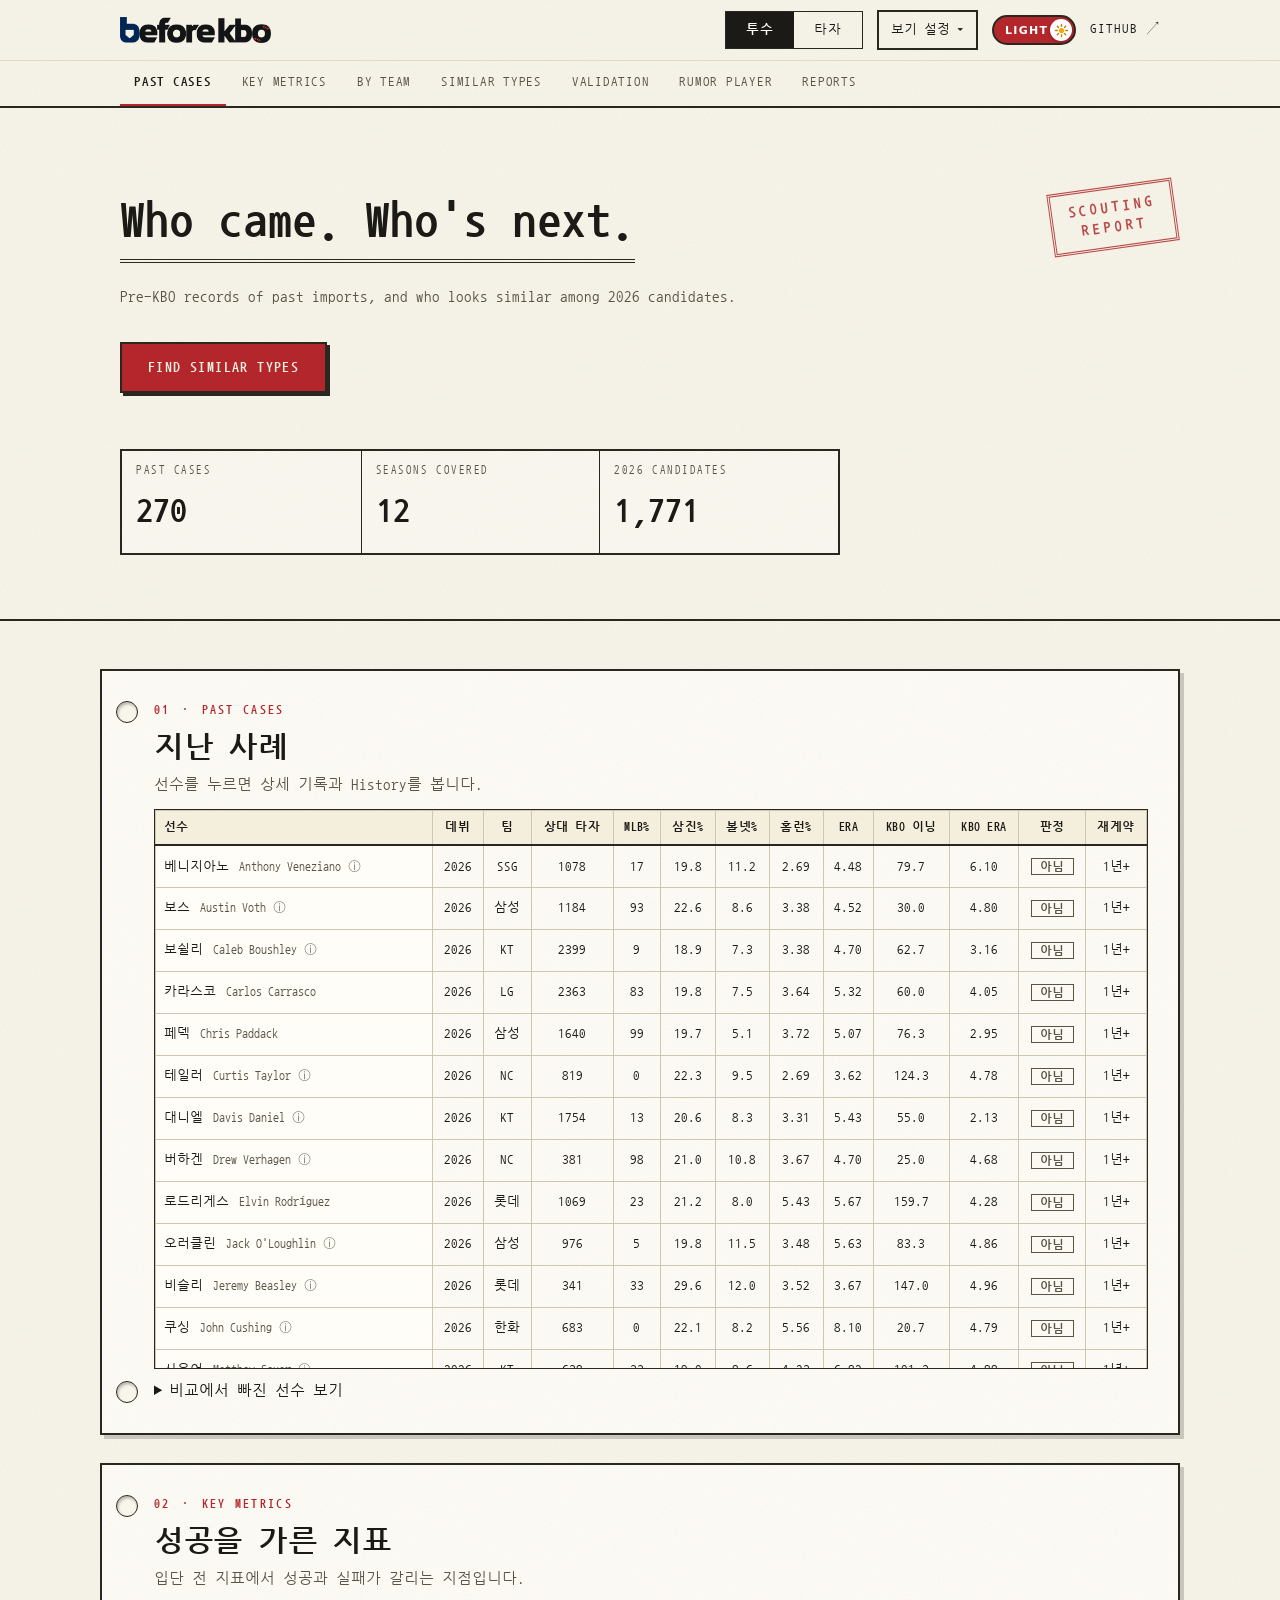
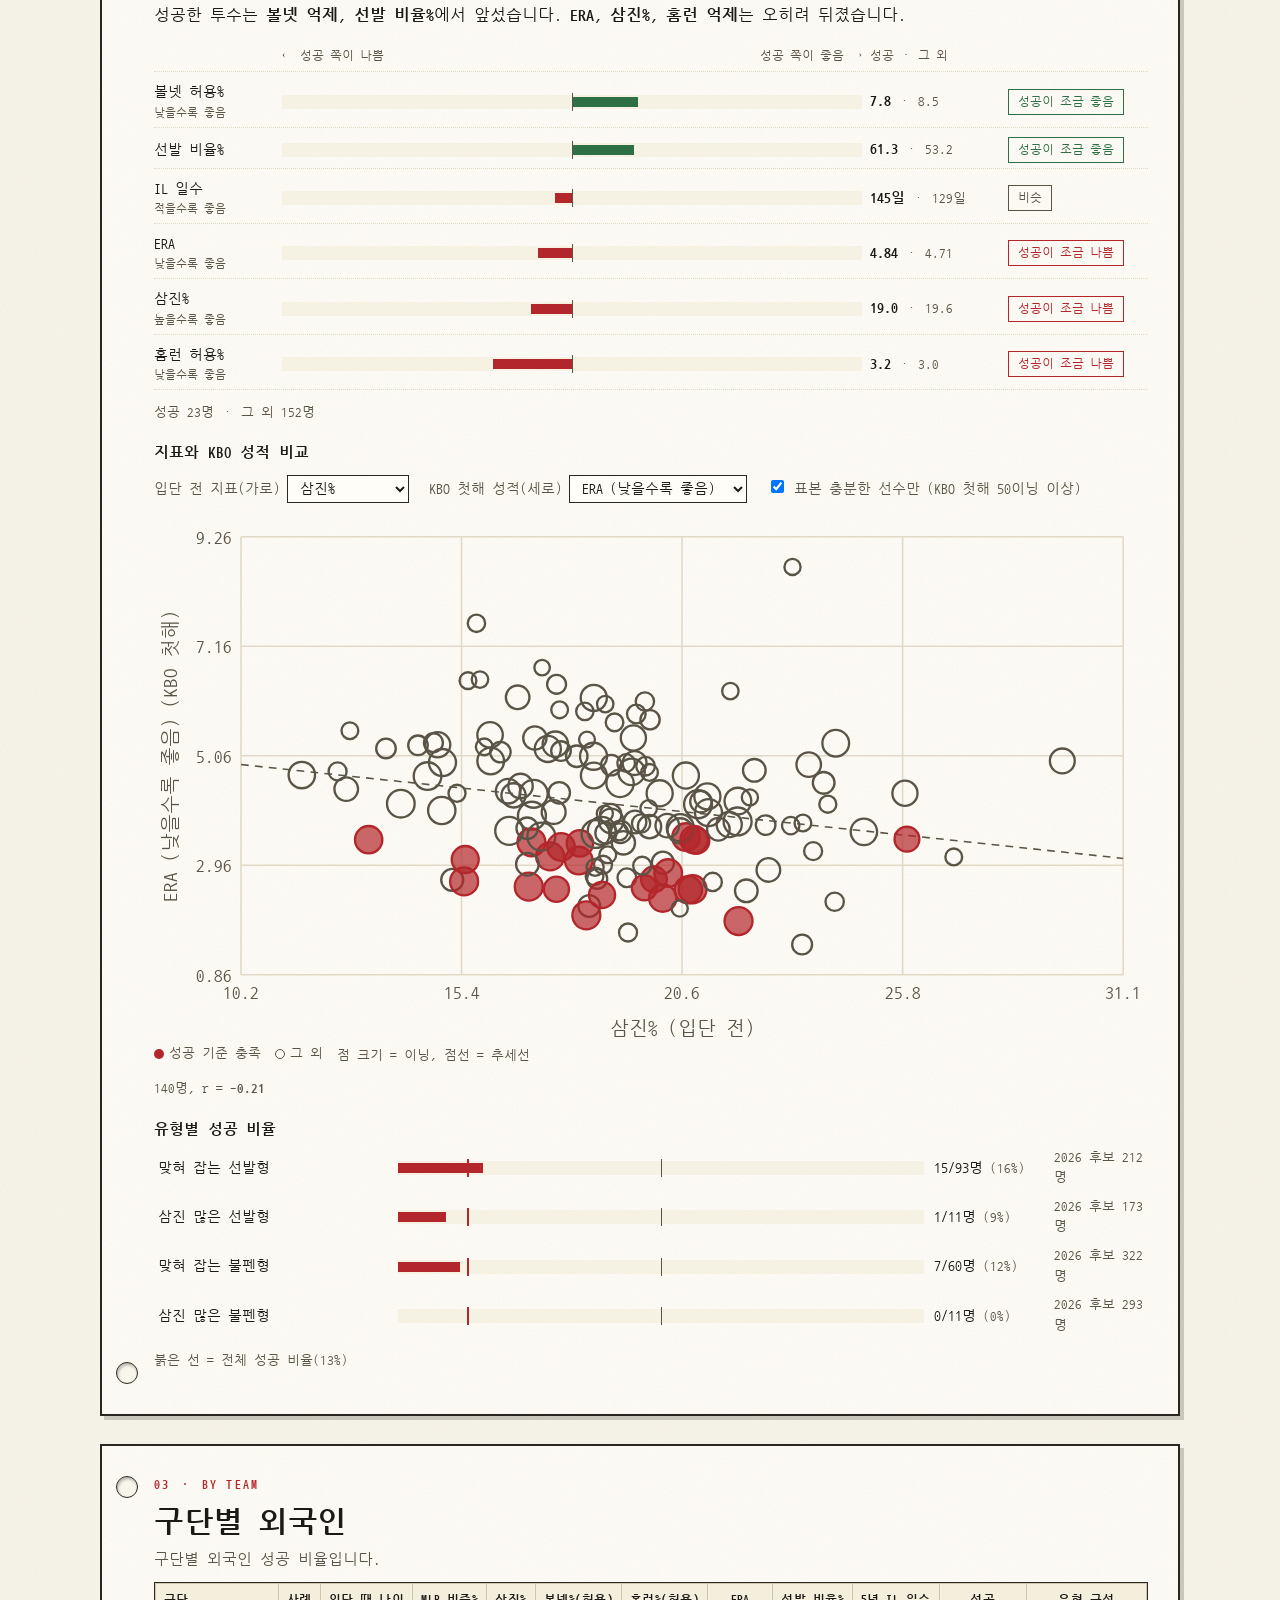
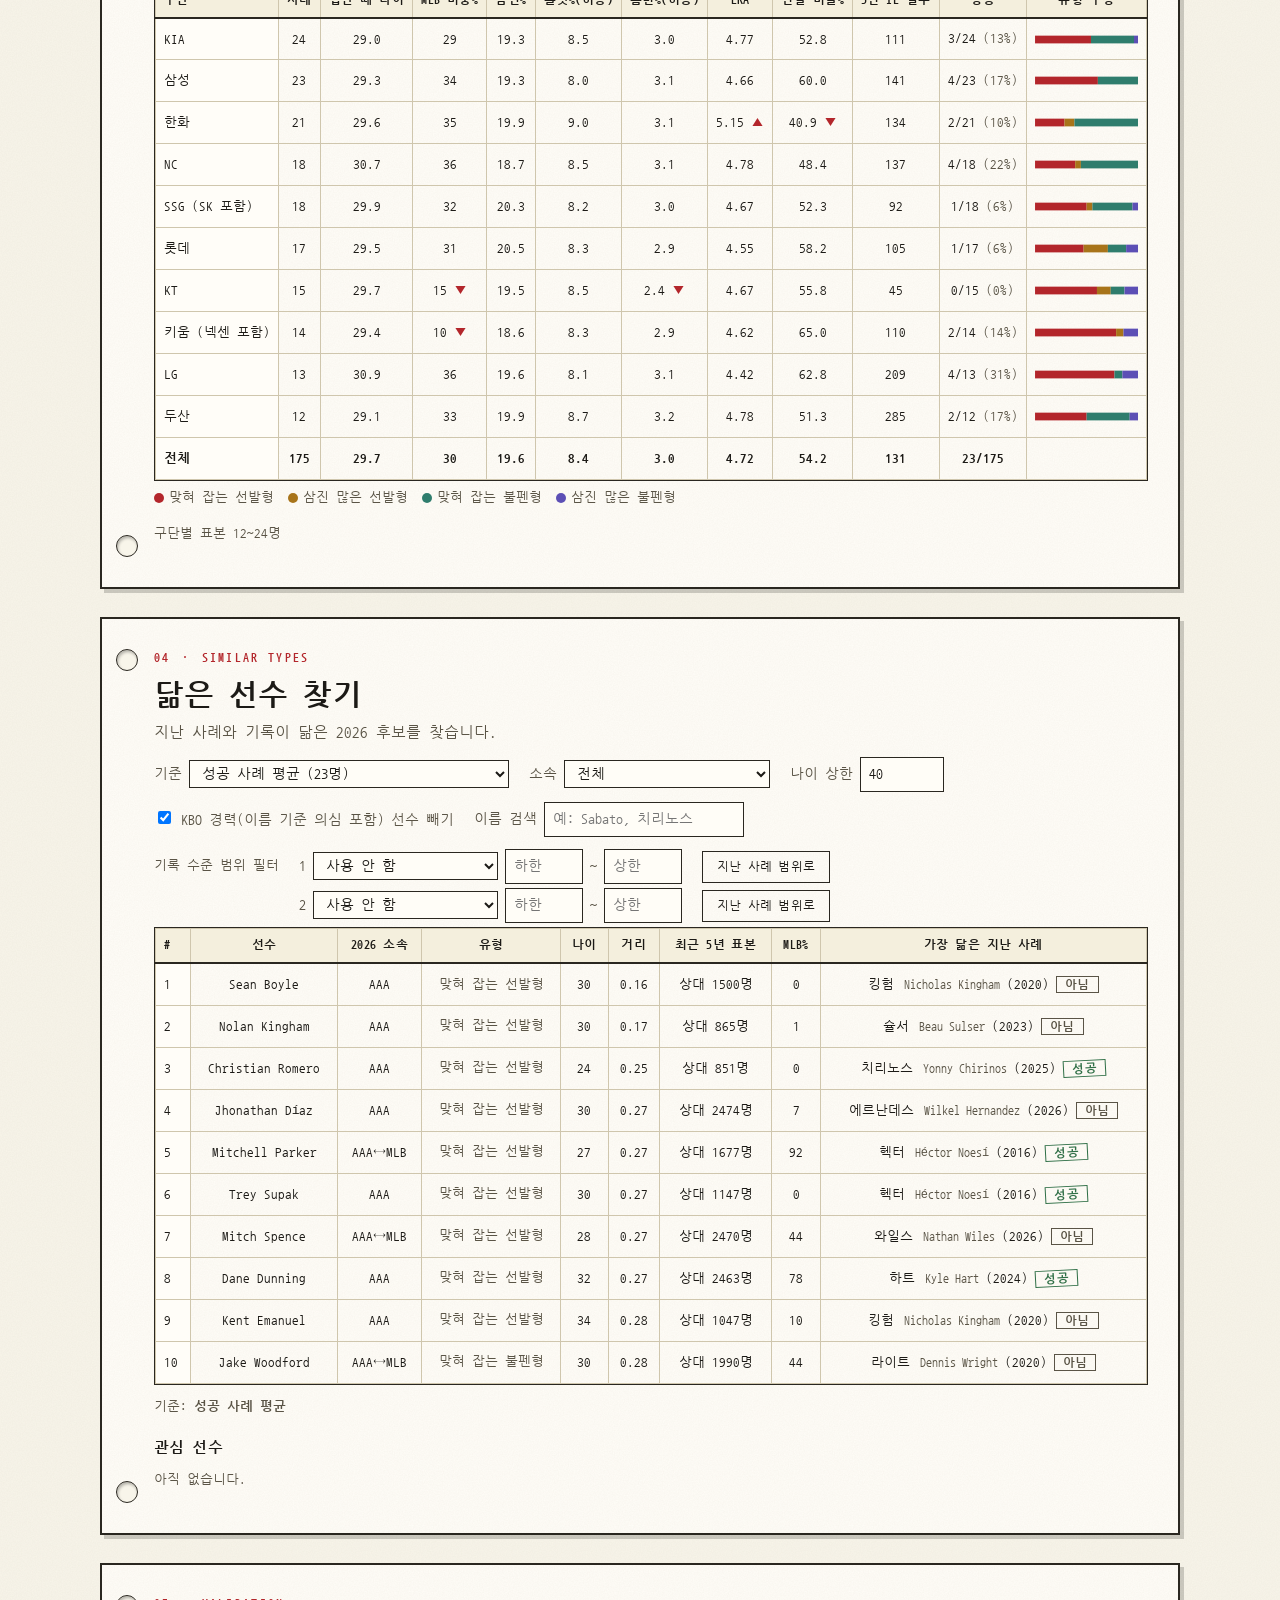
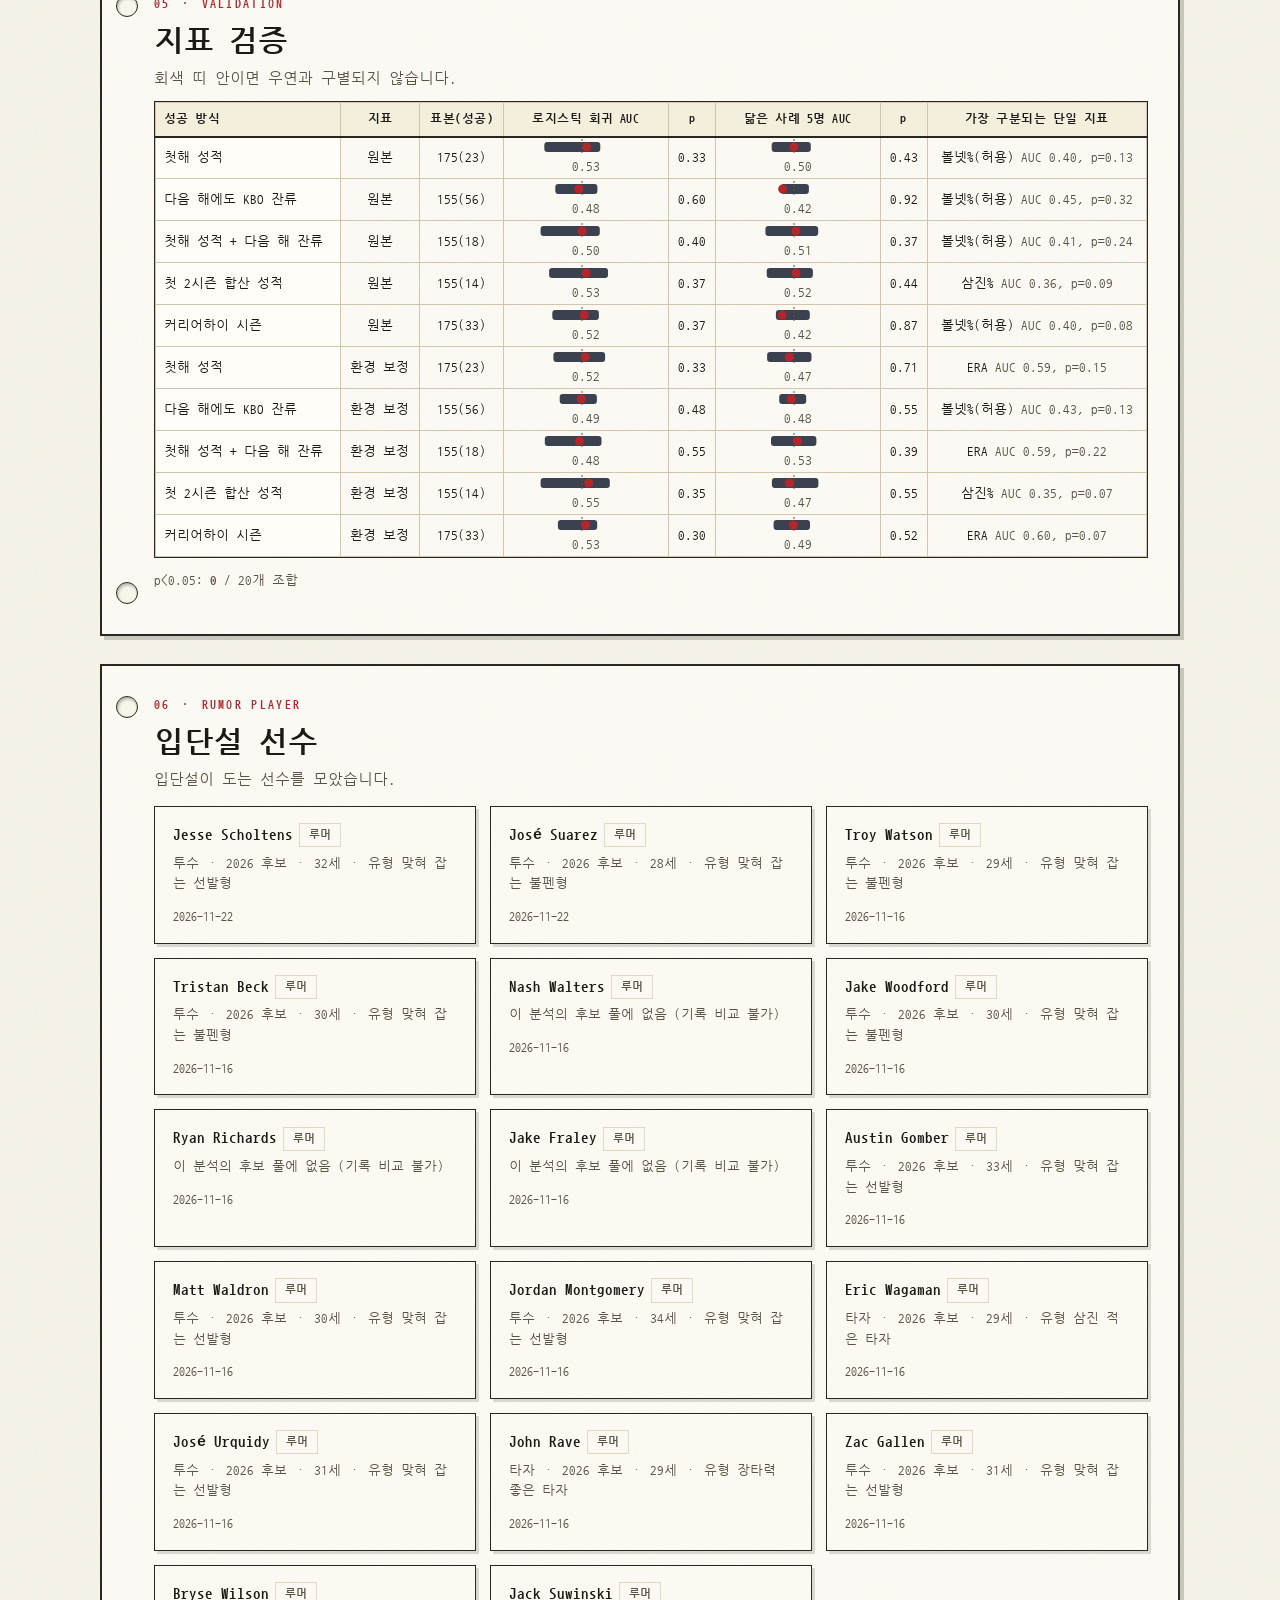
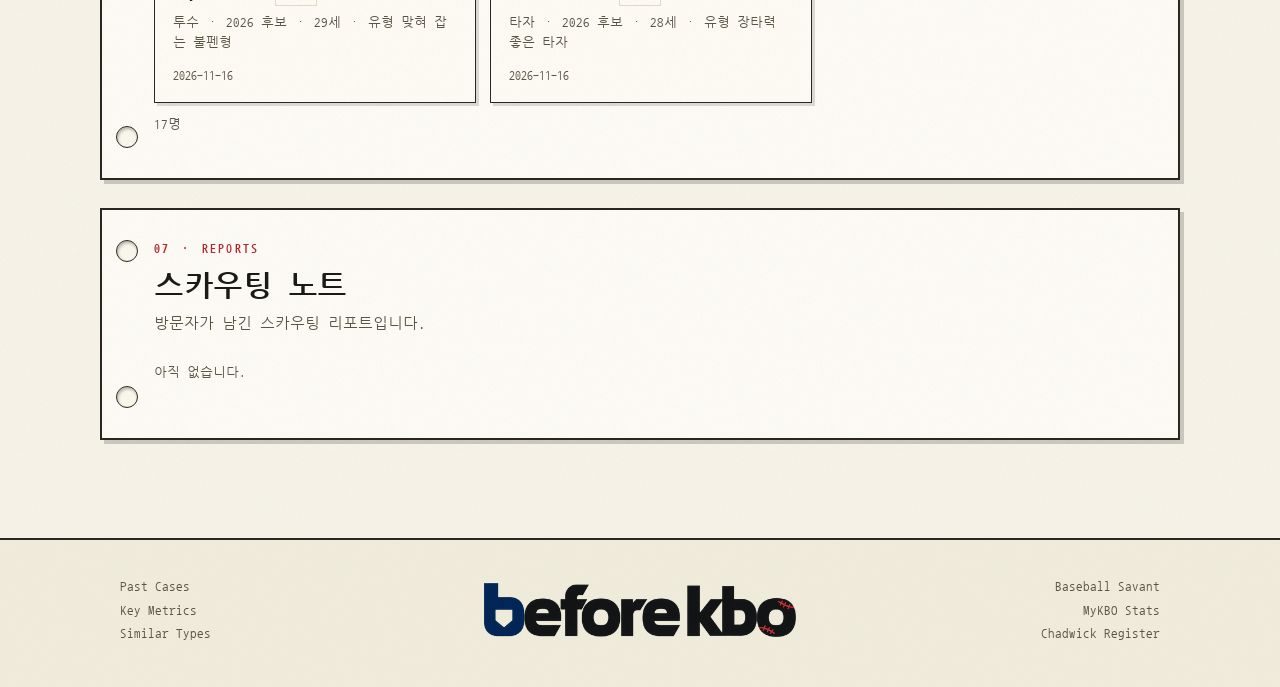
<file: docs/site.html>
<!doctype html>
<html lang="ko">
<head>
<meta charset="utf-8">
<meta name="viewport" content="width=device-width, initial-scale=1">
<title>Before KBO — 입단 전 5년으로 보는 KBO 외국인 선수</title>
<script>try{document.documentElement.dataset.theme = localStorage.getItem("bk_theme")==="classic" ? "classic" : "paper";}catch(e){document.documentElement.dataset.theme="paper";}</script>
<link rel="preconnect" href="https://fonts.googleapis.com">
<link rel="preconnect" href="https://fonts.gstatic.com" crossorigin>
<link rel="stylesheet" href="https://fonts.googleapis.com/css2?family=Nanum+Gothic+Coding:wght@400;700&display=swap">
<link rel="stylesheet" href="theme-paper.css">
<style>
/* 2026-11-15 디자인 개편: 어둡고 무게감 있는 톤을 기본으로 한다(밝은 모드 없음).
   차콜 배경 + 따뜻한 오프화이트 글자 + 주황 포인트. 그래프 색(레벨·성공·막대)도 같은 팔레트에서 고른다. */
:root{
  color-scheme:dark;
  --bg:#0b1424; --band:#0f1a2e; --band2:#16253d; --card:#121f36; --ink:#e8ecf3; --muted:#8e9bb3; --line:#25344d;
  --accent:#ff7a45; --mlb:#e5b04a; --aa:#4fc3b0; --ap:#9b8cff; --a:#8e9bb3; --mex:#e35d5d;
  --good:#52d39b; --bad:#ff6b6b; --warn-bg:#2a2214; --warn-line:#6b5420;
  --bar:#ff9a66; --bar2:#5b86d6;
}
*{box-sizing:border-box}
html{scroll-behavior:smooth;scroll-padding-top:72px}
/* KBO 다이아고딕 (KBO 제공 글꼴, fonts/KBO-Dia-Gothic_License.pdf 참고). 파일은 수정하지 않고 그대로 쓴다.
   라이선스상 로고·브랜드명·슬로건에는 쓸 수 없어서 .logo 와 히어로 제목(h1)은 기존 글꼴을 유지한다. */
@font-face{font-family:"KBO Dia Gothic";src:url("fonts/KBO-Dia-Gothic_light.woff") format("woff");font-weight:100 400;font-style:normal;font-display:swap}
@font-face{font-family:"KBO Dia Gothic";src:url("fonts/KBO-Dia-Gothic_medium.woff") format("woff");font-weight:500 600;font-style:normal;font-display:swap}
@font-face{font-family:"KBO Dia Gothic";src:url("fonts/KBO-Dia-Gothic_bold.woff") format("woff");font-weight:700 900;font-style:normal;font-display:swap}
:root{--font-base:"KBO Dia Gothic","Pretendard","Malgun Gothic","Apple SD Gothic Neo",system-ui,sans-serif; --font-brand:"Pretendard","Malgun Gothic","Apple SD Gothic Neo",system-ui,sans-serif}
body{margin:0;background:var(--bg);color:var(--ink);font:15px/1.7 var(--font-base)}
button,input,select,textarea{font-family:inherit}
.logo,.hero h1{font-family:var(--font-brand)}
a{color:inherit}
.wrap{max-width:1080px;margin:0 auto;padding:0 20px}
h1,h2,h3{line-height:1.3}
h2{font-size:22px;margin:0 0 4px}
h3{font-size:15px;margin:20px 0 6px}
.sub{color:var(--muted);margin:0}
.note{font-size:12.5px;color:var(--muted)}

/* ---------- 헤더 ---------- */
.top{position:sticky;top:0;z-index:20;background:var(--band);border-bottom:1px solid var(--line)}
.top .wrap{display:flex;align-items:center;justify-content:space-between;height:60px;gap:16px}
.logo{font-weight:800;letter-spacing:.12em;font-size:17px;text-decoration:none}
.logo b{font-weight:300;letter-spacing:.12em}
.logo.brand{display:inline-flex;align-items:center;padding:7px 16px;border-radius:999px;background:#f3f1ec;box-shadow:0 2px 10px rgba(0,0,0,.25)}
.logo.brand img{display:block;height:22px;width:auto}
.logo.brand.footlogo{padding:14px 30px}
.logo.brand.footlogo img{height:49px}
/* 표: 행 높이를 모두 같게, 첫 열(선수명) 말고는 가운데 정렬 */
.tablewrap td{height:42px;padding-top:0;padding-bottom:0;vertical-align:middle}
.tablewrap td:not(:first-child),.tablewrap th:not(:first-child){text-align:center}
.tablewrap .tag{line-height:1.25;vertical-align:middle}
/* History 보기 */
/* 직접 그리기 */
.drawbox{margin:6px 0 14px;padding:14px 16px;border:1px solid var(--line);border-radius:12px}
.drawgrid{display:grid;grid-template-columns:minmax(0,1.1fr) minmax(0,1fr);gap:22px;align-items:center}
.drawsvg svg{width:100%;height:auto;touch-action:none;user-select:none;-webkit-user-select:none}
.drawset{display:inline-flex;margin:0 0 10px;border:1px solid var(--line);border-radius:999px;overflow:hidden}
.drawset button{font:inherit;font-size:12.5px;padding:5px 15px;border:0;background:transparent;color:var(--muted);cursor:pointer}
.drawset button.on{background:var(--accent);color:#16110d;font-weight:700}
.drawbtns{display:flex;flex-wrap:wrap;gap:8px;margin:8px 0 6px}
.drawside h4{margin:14px 0 6px;font-size:13.5px}
.drawside .hrow{margin:6px 0;padding:8px 12px}
.drawside .hrow .who{min-width:0}
.dx{fill:none;stroke:var(--muted);stroke-width:1.5;stroke-dasharray:2 2}
.dh{fill:var(--accent);stroke:#fff;stroke-width:2;cursor:grab}
.dv{fill:var(--ink);font-weight:700;paint-order:stroke;stroke:var(--bg);stroke-width:3px}
@media (max-width:820px){.drawgrid{grid-template-columns:1fr}}
.mi{display:block;height:18px;width:auto}
.mate{display:inline-flex;margin-left:5px;vertical-align:middle;cursor:help}
.mate.link{cursor:pointer}
.mate.link:hover .mi{transform:scale(1.18)}
.more{margin-left:6px;font-size:11px;color:var(--muted)}
.timeline td.mates,.timeline th.mh{text-align:right;white-space:nowrap}
.timeline th.mh{display:table-cell}
.timeline th.mh .mi{display:inline-block;vertical-align:middle;margin-left:5px}
.lvtag{display:inline-block;min-width:36px;text-align:center;padding:0 8px;border:1px solid var(--c,var(--line));color:var(--c,var(--muted));border-radius:999px;font-size:11.5px;font-weight:700;line-height:1.5}
.tablewrap table.timeline td.l{text-align:left}
.tablewrap table.timeline td.yr{font-weight:700;vertical-align:top;padding-top:11px}
.timeline tr.kbo td{background:rgba(255,122,69,.07)}
.hrow{display:flex;flex-wrap:wrap;align-items:baseline;gap:4px 14px;padding:10px 14px;margin:8px 0;border:1px solid var(--line);border-radius:10px}
.hrow.link{cursor:pointer}
.hrow.link:hover{border-color:var(--accent)}
.hrow .who{font-weight:700;min-width:160px}
.hrow .what{color:var(--muted);font-size:13px}
.hrow .tagk{margin-left:auto;font-size:12px;color:var(--accent);border:1px solid var(--accent);padding:0 9px;border-radius:999px}
.stamp{display:none}
/* LIGHT / DARK 스위치: 알약 + 미끄러지는 손잡이. LIGHT = Paper(크림), DARK = 네이비 */
.themebtn{position:relative;display:inline-block;flex:none;width:84px;height:30px;padding:0;border:2px solid var(--tg-edge);border-radius:999px;background:var(--tg-bg);color:var(--tg-fg);cursor:pointer;align-self:center;overflow:hidden;font:700 11px/1 "Pretendard","Malgun Gothic",system-ui,sans-serif;letter-spacing:.12em;transition:background .25s,border-color .25s,color .25s}
.themebtn:hover{filter:brightness(1.06)}
.themebtn:focus-visible{outline:2px solid var(--tg-edge);outline-offset:2px}
.tg-text{position:absolute;top:50%;transform:translateY(-50%);transition:opacity .2s;pointer-events:none}
.tg-light{left:11px}.tg-dark{right:11px}
.tg-knob{position:absolute;top:2px;left:2px;width:22px;height:22px;border-radius:50%;background:#fff;box-shadow:0 1px 3px rgba(0,0,0,.3);display:grid;place-items:center;transition:transform .28s cubic-bezier(.3,.7,.3,1)}
html[data-theme="paper"] .themebtn{--tg-bg:#b3262b;--tg-fg:#fff;--tg-edge:#2a2720}
html[data-theme="paper"] .tg-knob{transform:translateX(54px)}
html[data-theme="paper"] .tg-dark,html[data-theme="paper"] .i-moon{display:none}
html:not([data-theme="paper"]) .themebtn{--tg-bg:#ff7a45;--tg-fg:#16110d;--tg-edge:#ffb089}
html:not([data-theme="paper"]) .tg-knob{transform:translateX(0)}
html:not([data-theme="paper"]) .tg-light,html:not([data-theme="paper"]) .i-sun{display:none}
nav{align-items:center}
/* 상세 창 머리: 이름 → 기본 정보 → 유형·배지 → 보조 설명 → 영상 */
.dlgin:focus{outline:none}
.dh-main h2{margin:0 0 8px}
.dh-facts{display:flex;flex-wrap:wrap;gap:4px 0;margin:0;font-size:14px;color:var(--ink)}
.dh-facts span{display:inline-flex;align-items:center}
.flag{display:inline-block;height:13px;width:auto;margin-right:6px;border-radius:2px;box-shadow:0 0 0 1px rgba(0,0,0,.28);vertical-align:-1px}
.dh-facts span+span::before{content:"·";margin:0 9px;color:var(--muted)}
.dh-tags{display:flex;flex-wrap:wrap;align-items:center;gap:8px;margin:12px 0 0}
.dh-tags .rum-st{margin:0}
.pill{display:inline-block;padding:2px 13px;border:1px solid var(--line);border-radius:999px;font-size:13px;font-weight:700;background:rgba(255,255,255,.04)}
.dh-ctx{margin:12px 0 0;font-size:12.5px;color:var(--muted)}
.dh-links{margin:3px 0 0;font-size:12.5px;color:var(--muted)}
.dh-links a{color:var(--muted)}
.dh-links a:hover{color:var(--ink)}
.bio{margin:6px 0 0;font-size:13.5px;color:var(--ink);letter-spacing:.01em}
.awards{display:inline-flex;gap:4px;margin-left:6px;vertical-align:middle}
.aw{display:inline-flex;align-items:center;cursor:help}
.aw img{display:block;width:auto}

nav{display:flex;gap:26px;font-size:13px;letter-spacing:.04em}
nav a{text-decoration:none;color:var(--muted);padding:4px 0;border-bottom:1px solid transparent}
nav a:hover{color:var(--ink);border-bottom-color:var(--ink)}

/* ---------- 히어로 ---------- */
.hero{position:relative;background:var(--band);overflow:hidden;text-align:center;padding:76px 0 84px}
.hero svg.wave{position:absolute;inset:0;width:100%;height:100%;opacity:.55;pointer-events:none}
.hero .wrap{position:relative}
.eyebrow{font-size:12px;letter-spacing:.18em;color:var(--muted);text-transform:uppercase;margin:0 0 14px}
.hero h1{font-size:36px;letter-spacing:.01em;margin:0 auto 16px;max-width:760px}
.hero p.lead{max-width:620px;margin:0 auto 26px;color:var(--muted);font-size:15px}
.btn{display:inline-block;font:inherit;font-size:13px;letter-spacing:.08em;padding:11px 28px;border:1px solid var(--ink);background:transparent;color:var(--ink);text-decoration:none;cursor:pointer}
.btn:hover{background:var(--ink);color:var(--bg)}
.btn.ghost{border-color:var(--line);color:var(--muted);margin-left:8px}
.btn.mini{padding:4px 12px;font-size:12px;letter-spacing:.02em}
.en{color:var(--muted);font-size:12px;margin-left:3px}
.rd-c{fill:color-mix(in srgb,var(--mlb) 22%,transparent);stroke:var(--mlb);stroke-width:2}
#cmpBar{position:fixed;left:50%;bottom:14px;transform:translateX(-50%);z-index:30;background:var(--card);border:1px solid var(--ink);padding:8px 14px;display:flex;gap:10px;align-items:center;font-size:13px;box-shadow:0 4px 18px rgba(0,0,0,.25);max-width:96vw;flex-wrap:wrap}
#cmpBar[hidden]{display:none}
.chip{display:inline-flex;gap:6px;align-items:center;border:1px solid var(--line);padding:2px 8px;margin:2px 6px 2px 0;font-size:13px;cursor:pointer;background:var(--bg)}
.chip:hover{border-color:var(--ink)}
.chip .x{border:0;background:transparent;color:var(--muted);cursor:pointer;font:inherit;padding:0 2px}
.cmpgrid{display:grid;grid-template-columns:1fr 1fr;gap:8px 14px}
.cmpcol h4{margin:6px 0 0;font-size:13px}
.dlgbtns{display:flex;gap:6px;flex-wrap:wrap;justify-content:flex-end}
.typrow{display:grid;grid-template-columns:230px 1fr 110px 90px;align-items:center;gap:10px;margin:4px 0;font-size:13.5px;cursor:pointer;padding:2px 4px}
.typrow:hover{background:var(--band)}
@media (max-width:700px){ .typrow{grid-template-columns:130px 1fr 80px} .typrow span:last-child{display:none} }
.row.rf{margin:4px 0}
.row.rf input[type=number]{width:78px}
.stats{display:flex;justify-content:center;gap:44px;margin-top:40px;flex-wrap:wrap}
.stats div{min-width:110px}
.stats b{display:block;font-size:30px;font-weight:300;letter-spacing:.02em}
.stats span{font-size:12px;color:var(--muted);letter-spacing:.06em}

/* ---------- 폴드 아래 소제목 ---------- */
.pitch{text-align:center;padding:64px 0 52px}
.pitch h2{font-size:24px;max-width:700px;margin:0 auto 14px}
.pitch p{max-width:680px;margin:0 auto;color:var(--muted)}

/* ---------- 소개 ---------- */
.legend span{display:inline-flex;align-items:center;gap:5px;margin-right:14px;font-size:12.5px;color:var(--muted)}
.legend i{display:inline-block;width:10px;height:10px;border-radius:50%}

/* ---------- 메뉴 카드 ---------- */
.offer{padding:60px 0}
.offer h2{text-align:center;margin-bottom:28px}
.cards{display:grid;grid-template-columns:repeat(3,1fr);gap:28px}
.card{display:block;text-decoration:none;text-align:center}
.card .img{aspect-ratio:1/1;background:var(--band);display:flex;align-items:center;justify-content:center;border:1px solid transparent;transition:border-color .15s}
.card:hover .img{border-color:var(--ink)}
.card .img svg{width:62%;height:auto}
.card b{display:block;margin-top:14px;font-size:13px;letter-spacing:.14em}
.card span{display:block;margin-top:4px;font-size:13px;color:var(--muted)}

/* ---------- 도구 영역 ---------- */
.tools{padding:20px 0 8px}
.tool{background:var(--card);border:1px solid var(--line);padding:26px;margin:22px 0}
.tool .eyebrow{margin-bottom:6px}
.warn{background:var(--warn-bg);border:1px solid var(--warn-line);padding:12px 16px;margin:0 0 6px;font-size:14px}
.warn ul{margin:6px 0 0;padding-left:18px}
.row{display:flex;flex-wrap:wrap;gap:10px 20px;align-items:center;margin:12px 0}
label{font-size:14px;color:var(--muted)}
select,input[type=number],input[type=search]{font:inherit;padding:5px 8px;border:1px solid var(--line);background:var(--bg);color:var(--ink);border-radius:0}
input[type=number]{width:84px}
input[type=search]{width:200px}
.seg{display:inline-flex;border:1px solid var(--ink)}
.seg button{font:inherit;font-size:13px;letter-spacing:.08em;border:0;background:transparent;color:var(--ink);padding:7px 20px;cursor:pointer}
.seg button.on{background:var(--ink);color:var(--bg)}
.tablewrap{overflow-x:auto}
.tall{max-height:560px;overflow:auto}
table{border-collapse:collapse;width:100%;font-size:13.5px}
th,td{padding:7px 8px;border-bottom:1px solid var(--line);text-align:right;white-space:nowrap}
th{color:var(--muted);font-weight:600;background:var(--card);cursor:pointer;position:sticky;top:0;z-index:1;font-size:12.5px;letter-spacing:.04em}
th:first-child,td:first-child,th.l,td.l{text-align:left}
/* 가로로 스크롤해도 첫 열(선수 이름)이 보이도록 고정. 머리글(위쪽 고정)과 만나는 칸은 가장 위에 둔다 */
.tablewrap td:first-child{position:sticky;left:0;z-index:1;background:var(--card);box-shadow:1px 0 0 var(--line)}
.tablewrap th:first-child{position:sticky;left:0;z-index:3;box-shadow:1px 0 0 var(--line)}
.tablewrap tr.clickable:hover td:first-child{background:var(--band)}
tr.clickable{cursor:pointer}
tr.clickable:hover td{background:var(--band)}
.tag{display:inline-block;padding:0 8px;border-radius:10px;font-size:12px;border:1px solid var(--line)}
.tag.good{color:var(--good);border-color:var(--good)}
.tag.bad{color:var(--muted)}
.tag.warn{color:var(--mlb);border-color:var(--mlb)}
.gap{display:grid;grid-template-columns:130px 1fr 170px;align-items:center;gap:8px;margin:4px 0;font-size:13.5px}
.gapbar{position:relative;height:14px;background:var(--band)}
.gapbar::after{content:"";position:absolute;left:50%;top:-2px;bottom:-2px;width:1px;background:var(--muted)}
.gapbar i{position:absolute;top:2px;bottom:2px;background:var(--bar)}
.gapbar i.neg{background:var(--bar2)}
.gapsum{font-size:15.5px;line-height:1.65;margin:8px 0 14px}
.gaphead{font-size:11.5px;color:var(--muted);margin-bottom:2px}
.gap.gv{grid-template-columns:120px 1fr 130px 140px;padding:5px 0;border-bottom:1px dotted var(--line)}
.gap.gm .gapbar i{background:var(--good)}
.gap.gm .gapbar i.neg{background:var(--bad)}
.gapaxis{display:flex;justify-content:space-between}
.gway{display:block;font-size:11px}
.gchip{justify-self:start;display:inline-block;padding:2px 9px;border:1px solid var(--muted);color:var(--muted);font-size:12px;white-space:nowrap}
.gchip.g1,.gchip.g2{border-color:var(--good);color:var(--good)}
.gchip.b1,.gchip.b2{border-color:var(--bad);color:var(--bad)}
.gchip.g2{background:var(--good);color:var(--card)}
.gchip.b2{background:var(--bad);color:var(--card)}
svg{max-width:100%;height:auto;display:block}
svg text{fill:var(--ink);font-family:inherit}
svg .m{fill:var(--muted)}
svg .grid{stroke:var(--line);fill:none}
svg .axis{stroke:var(--muted);fill:none}
.rd-a{fill:color-mix(in srgb,var(--accent) 28%,transparent);stroke:var(--accent);stroke-width:2}
.rd-b{fill:none;stroke:var(--muted);stroke-width:1.5;stroke-dasharray:5 3}
.rd-zero{stroke:var(--muted);fill:none;stroke-dasharray:2 3}
.pt{cursor:pointer}
.pt:hover{stroke:var(--ink);stroke-width:2}

/* ---------- 근거 / 부가 / 푸터 ---------- */
footer{background:var(--band2);padding:34px 0 40px;font-size:13px}
footer .cols{display:grid;grid-template-columns:1fr auto 1fr;gap:24px;align-items:center}
footer .cols div:nth-child(1) a,footer .cols div:nth-child(3) a{display:block;color:var(--muted);text-decoration:none;margin:2px 0}
footer .cols div:nth-child(1) a:hover,footer .cols div:nth-child(3) a:hover{color:var(--ink)}
footer .cols div:nth-child(3){text-align:right}
footer .fine{margin-top:20px;font-size:12px;color:var(--muted);text-align:center}

/* ---------- 상세 창 ---------- */
dialog{border:1px solid var(--ink);background:var(--card);color:var(--ink);width:min(940px,96vw);max-height:92vh;padding:0}
dialog::backdrop{background:rgba(0,0,0,.5)}
.dlgin{padding:20px 22px 26px}
.dlghead{display:flex;justify-content:space-between;gap:12px;align-items:flex-start}
.dlghead h2{font-size:22px}
.close{font:inherit;font-size:13px;border:1px solid var(--ink);background:transparent;color:var(--ink);padding:5px 14px;cursor:pointer}
.close:hover{background:var(--ink);color:var(--bg)}
.two{display:grid;grid-template-columns:minmax(300px,380px) 1fr;gap:16px;align-items:start}
.trgrid{display:grid;grid-template-columns:repeat(auto-fit,minmax(250px,1fr));gap:8px 14px}
.trt{font-size:13px;font-weight:600;margin-top:6px}
.box{border:1px solid var(--line);padding:10px 12px;margin:10px 0;font-size:14px}

@media (max-width:820px){
  nav{gap:14px;font-size:12px}
  .top .wrap{height:auto;padding-top:10px;padding-bottom:10px;flex-direction:column;gap:6px}
  .hero{padding:52px 0 60px}
  .hero h1{font-size:27px}
  .cards{grid-template-columns:1fr;gap:20px}
  .card .img{aspect-ratio:16/9}
  .card .img svg{width:34%}
  .gap{grid-template-columns:96px 1fr 120px}
  .gap.gv{grid-template-columns:84px 1fr 74px 112px;gap:6px}
  .two{grid-template-columns:1fr}
  input[type=search]{width:140px}
  footer .cols{grid-template-columns:1fr;text-align:center}
  footer .cols div:nth-child(3){text-align:center}
  .tool{padding:18px}
}

/* ================= 어두운 프리미엄 톤: 위 기본 스타일을 덮어쓴다 ================= */
.top{background:rgba(11,20,36,.78);backdrop-filter:blur(14px);-webkit-backdrop-filter:blur(14px)}
nav a:hover{color:var(--ink);border-bottom-color:var(--accent)}
h2{font-weight:700;letter-spacing:-.015em}

/* 히어로: 은은한 광원 + 크고 굵은 제목 */
.hero{background:var(--bg);padding:108px 0 100px;border-bottom:1px solid var(--line)}
.hero::before{content:"";position:absolute;inset:-25% -10% auto -10%;height:130%;pointer-events:none;
  background:radial-gradient(900px 420px at 72% 0%,rgba(255,122,69,.24),transparent 65%),radial-gradient(700px 380px at 10% 100%,rgba(91,134,214,.15),transparent 65%)}
.hero svg.wave{display:none}
.eyebrow{color:var(--accent);letter-spacing:.22em;font-weight:600}
.hero h1{font-size:clamp(32px,5.6vw,60px);font-weight:800;letter-spacing:-.025em;line-height:1.12;max-width:900px}
.hl{background:linear-gradient(90deg,#ff7a45,#ffc27a);-webkit-background-clip:text;background-clip:text;color:transparent}
.hero p.lead{font-size:16px;color:#aab6cb}
.stats{gap:56px;margin-top:60px}
.stats b{font-size:44px;font-weight:700;letter-spacing:-.02em}

/* 버튼·입력 */
.btn{border-radius:999px;padding:13px 34px;font-weight:600;letter-spacing:.06em;border:1px solid transparent;background:var(--accent);color:#16110d;transition:transform .15s,box-shadow .15s}
.btn:hover{background:#ff8f5f;color:#16110d;transform:translateY(-1px);box-shadow:0 8px 28px rgba(255,122,69,.35)}
.btn.ghost{background:transparent;border-color:var(--line);color:var(--muted)}
.btn.mini{padding:5px 14px;font-weight:500;background:transparent;border:1px solid var(--line);color:var(--ink);letter-spacing:.02em}
.btn.mini:hover{background:var(--accent);border-color:var(--accent);color:#16110d;box-shadow:none;transform:none}
select,input[type=number],input[type=search],input[type=text]{border-radius:8px;background:#0b1322;border-color:var(--line)}
select:focus,input:focus{outline:none;border-color:var(--accent);box-shadow:0 0 0 3px rgba(255,122,69,.18)}
.seg{border-radius:999px;overflow:hidden;border-color:var(--line)}
.seg button.on{background:var(--accent);color:#16110d;font-weight:700}

/* 구역·카드: 둥근 어두운 패널 */
.pitch{padding:88px 0 68px}
.pitch h2{font-size:clamp(22px,3.2vw,32px);font-weight:700;letter-spacing:-.02em}
.tool{border-radius:16px}
.tool{background:linear-gradient(180deg,#13213a,#0f1a2f);box-shadow:0 14px 44px rgba(0,0,0,.35);padding:30px}
.card .img{border-radius:16px;border:1px solid var(--line);background:radial-gradient(260px 200px at 50% 0%,rgba(255,122,69,.16),transparent 70%),linear-gradient(180deg,#16253d,#0f1b30)}
.card:hover .img{border-color:var(--accent);box-shadow:0 14px 44px rgba(255,122,69,.18)}
.card b{letter-spacing:.16em}
.warn{border-radius:12px}
.box{border-radius:10px;background:#0e182b}
footer{background:#08101d;border-top:1px solid var(--line)}

/* 표·막대·태그 */
th{color:#8190aa;border-bottom:1px solid #2c3b57}
tr.clickable:hover td,.tablewrap tr.clickable:hover td:first-child,.typrow:hover{background:#1a2a45}
.tag{border-radius:999px}
.gapbar{background:var(--band2);border-radius:4px}
.gapbar i{border-radius:3px}
.chip{border-radius:999px;background:#0b1322}
#cmpBar{border-radius:999px;border-color:var(--accent);background:#0f1b30}

/* 상세·비교 창 */
dialog{border:1px solid #2c3b57;border-radius:18px;background:linear-gradient(180deg,#13213a,#0e182b);box-shadow:0 30px 90px rgba(0,0,0,.65)}
dialog::backdrop{background:rgba(4,9,18,.74);backdrop-filter:blur(4px)}
.close{border-radius:999px;border-color:var(--line);padding:6px 16px}
.close:hover{background:var(--accent);border-color:var(--accent);color:#16110d}

/* 스카우팅 노트(방문자 리포트) */
.replist{display:grid;grid-template-columns:repeat(auto-fill,minmax(300px,1fr));gap:14px;margin-top:14px}
.rep{border:1px solid var(--line);border-radius:12px;background:#0e182b;padding:16px 18px}
.rep[data-kind]{cursor:pointer;transition:border-color .15s,transform .15s}
.rep[data-kind]:hover{border-color:var(--accent);transform:translateY(-1px)}
.rep .who{font-weight:700;font-size:15px}
.rep .one{margin:8px 0 10px;font-size:14.5px;line-height:1.55}
.rep dl{margin:0;font-size:13px;line-height:1.55}
.rep dt{color:var(--muted);font-size:11.5px;letter-spacing:.08em;margin-top:8px}
.rep dd{margin:2px 0 0}
.rep .by{margin-top:12px;font-size:12px;color:var(--muted)}
.badge-op{display:inline-block;font-size:11px;letter-spacing:.04em;padding:2px 9px;border-radius:999px;border:1px solid var(--line);color:var(--muted);margin-left:6px;vertical-align:middle}
.repbtn{display:inline-block;margin-top:6px}

.rum-st{display:inline-block;font-size:11px;padding:2px 9px;border-radius:999px;border:1px solid var(--line);margin-left:6px;vertical-align:middle}
.rum-st.r0{color:var(--muted)}.rum-st.r1{color:var(--mlb);border-color:var(--mlb)}.rum-st.r2{color:var(--aa);border-color:var(--aa)}
.rep .meta{font-size:12.5px;color:var(--muted);margin-top:6px}

/* 챕터 탭: 한 번에 한 챕터만 보인다 */
.tabs{display:grid;grid-auto-flow:column;grid-auto-columns:minmax(max-content,1fr);gap:6px;overflow-x:auto;margin:26px 0 0;padding:8px;border:1px solid var(--line);border-radius:999px;background:rgba(15,26,46,.86);backdrop-filter:blur(12px);-webkit-backdrop-filter:blur(12px);position:sticky;top:70px;z-index:15;scrollbar-width:none}
.tabs::-webkit-scrollbar{display:none}
.tabs button{font:inherit;font-size:13.5px;text-align:center;color:var(--muted);background:transparent;border:0;border-radius:999px;padding:9px 8px;cursor:pointer;white-space:nowrap;transition:color .15s,background .15s}
.tabs button:hover{color:var(--ink)}
.tabs button[aria-selected="true"]{background:var(--accent);color:#16110d;font-weight:700}
.tool.chapter[hidden]{display:none}
@media (max-width:820px){.tabs{top:0;position:static;border-radius:14px}}

/* 히어로: 심플 — 장식 없이 글자와 여백만 */
.hero{padding:130px 0 110px}
.hero::before,.hero::after{display:none}
.hero h1{font-size:clamp(30px,4.6vw,46px);font-weight:600;letter-spacing:-.035em;line-height:1.25;margin-bottom:18px;max-width:none}
.hero p.lead{font-size:17px;color:var(--muted);margin:0 auto 36px;max-width:760px}
.hero .btn{padding:13px 32px;font-size:14px;font-weight:600;box-shadow:none}
.hero .btn:hover{transform:none;box-shadow:none}
.stats{display:flex;justify-content:center;gap:72px;max-width:none;margin:84px auto 0;border:0;border-radius:0;background:none;backdrop-filter:none;-webkit-backdrop-filter:none}
.stats div{padding:0;min-width:0}
.stats div+div{border-left:0}
.stats b{font-size:34px;font-weight:600;letter-spacing:-.02em;font-variant-numeric:tabular-nums;background:none;-webkit-background-clip:border-box;background-clip:border-box;color:var(--ink)}
.stats span{display:block;margin-top:6px;font-size:12px;color:var(--muted);letter-spacing:0}
@media (max-width:820px){.hero{padding:80px 0 64px}.hero p.lead{font-size:16px}.stats{gap:28px;margin-top:52px}.stats b{font-size:26px}.stats span{font-size:11px}}

/* 상세 창: 큰 그래프(오각형 확대, 추이 2×2) + 마우스오버 수치 */
dialog{width:min(1040px,96vw)}
#dlgBody .two{grid-template-columns:minmax(0,1.15fr) minmax(0,1fr);gap:24px;align-items:center}
.trgrid{grid-template-columns:repeat(2,minmax(0,1fr));gap:22px 26px}
.trt{font-size:14px;font-weight:600;margin:4px 0 2px}
@media (max-width:820px){#dlgBody .two{grid-template-columns:1fr}}
@media (max-width:600px){.trgrid{grid-template-columns:1fr}}
svg [data-tip]:hover{stroke:var(--ink);stroke-opacity:.55;stroke-width:1.5}
svg rect[data-tip]:hover{opacity:.85}
#tip{position:fixed;z-index:9999;pointer-events:none;max-width:260px;padding:9px 12px;border:1px solid #3b4a66;border-radius:10px;background:rgba(14,24,43,.96);box-shadow:0 10px 30px rgba(0,0,0,.5);font-size:12.5px;line-height:1.6;color:var(--ink)}
#tip[hidden]{display:none}
#tip .mut{color:var(--muted)}

/* 스크롤바: 얇고 어두운 트랙, 마우스 올리면 주황 */
html{scroll-behavior:smooth;scrollbar-color:#3b4a66 transparent;scrollbar-width:thin}
*{scrollbar-color:#3b4a66 transparent;scrollbar-width:thin}
::-webkit-scrollbar{width:10px;height:10px}
::-webkit-scrollbar-track{background:transparent}
::-webkit-scrollbar-thumb{background:#32415e;border-radius:999px;border:3px solid transparent;background-clip:content-box;transition:background .2s}
::-webkit-scrollbar-thumb:hover{background:var(--accent);background-clip:content-box;border:3px solid transparent}
::-webkit-scrollbar-corner{background:transparent}
html::-webkit-scrollbar-track{background:var(--bg)}
dialog{overscroll-behavior:contain}
.tall,.tablewrap{overscroll-behavior:contain}
@media (prefers-reduced-motion:reduce){html{scroll-behavior:auto}}

/* 상세 창: 섹션 구분(제목 위 구분선 + 넉넉한 여백 + 강조 막대) */
#dlgBody h3{margin:34px 0 12px;padding:22px 0 0;border-top:1px solid var(--line);font-size:16px;display:flex;flex-wrap:wrap;align-items:baseline;gap:2px 8px}
#dlgBody h3::before{content:"";align-self:center;width:4px;height:16px;border-radius:2px;background:var(--accent)}
#dlgBody h3 .note{font-weight:400}
#dlgBody .dlghead + p, #dlgBody .dlghead ~ p.note:first-of-type{margin-top:12px}
#dlgBody .tablewrap,#dlgBody .legend,#dlgBody .trgrid,#dlgBody .two,#dlgBody .row{margin-top:10px;margin-bottom:10px}
#dlgBody p.note{margin:10px 0 0;line-height:1.6}
@media (max-width:820px){ nav{flex-wrap:wrap;justify-content:center;gap:4px 14px} nav a{white-space:nowrap} }
/* 한글은 단어 단위로 줄바꿈(조사 앞에서 끊기지 않게). 아주 긴 문자열은 넘치지 않게 강제로 끊는다 */
.hero h1,.hero p.lead,.pitch h2,.pitch p,.sub,h2,h3{word-break:keep-all;overflow-wrap:break-word}
</style>

<style>
/* ===== 사이트형 레이아웃 (site.html 전용) ===== */
html{scroll-behavior:smooth}
.top .wrap nav{display:flex;align-items:center;gap:14px}
.setbtn{font:inherit;font-size:13px;color:var(--ink);background:transparent;border:1px solid var(--line);padding:7px 12px;cursor:pointer;border-radius:999px;white-space:nowrap}
.setbtn:hover,.setbtn[aria-expanded="true"]{border-color:var(--accent);color:var(--accent)}
html[data-theme="paper"] .setbtn{border:2px solid var(--rule);border-radius:0}
.subnav{border-top:1px solid var(--line)}
.subnav .wrap{height:auto;display:block;padding-top:0;padding-bottom:0}
#secnav{display:flex;gap:2px;overflow-x:auto;scrollbar-width:none}
#secnav::-webkit-scrollbar{display:none}
#secnav a{flex:none;padding:11px 14px;font-size:12.5px;letter-spacing:.06em;text-transform:uppercase;color:var(--muted);text-decoration:none;border-bottom:3px solid transparent;margin-bottom:-1px}
#secnav a:hover{color:var(--ink)}
#secnav a[aria-current="true"]{color:var(--ink);font-weight:700;border-bottom-color:var(--accent)}
.setpanel{position:absolute;left:0;right:0;top:100%;background:var(--bg,var(--band));border-bottom:1px solid var(--line);box-shadow:0 18px 30px rgba(0,0,0,.18);max-height:70vh;overflow:auto;z-index:30}
.setpanel[hidden]{display:none}
.top .setpanel .wrap{height:auto;display:block;padding-top:18px;padding-bottom:16px}
.setpanel .row{margin-top:0}
html[data-theme] main.tools{padding-bottom:70px}
html[data-theme] main.tools .tool{scroll-margin-top:112px;margin:28px 0}
html[data-theme] main.tools .tool>h2{font-size:clamp(22px,3vw,30px);margin:0 0 6px;letter-spacing:-.01em}
html[data-theme] main.tools .tool>.eyebrow{margin-bottom:8px}
@media (max-width:820px){
  .top .wrap nav{gap:8px;flex-wrap:wrap;justify-content:center}
  html[data-theme] main.tools .tool{scroll-margin-top:150px}
}
</style>
</head>
<body>

<!-- ========== 헤더 ========== -->
<header class="top">
  <div class="wrap">
    <a class="logo brand" href="#top" aria-label="Before KBO"><img src="img/logo.png" alt="Before KBO" width="130" height="22"></a>
    <nav aria-label="링크">
      <div class="seg" id="roleSeg"><button data-r="투수" class="on">투수</button><button data-r="타자">타자</button></div>
      <button type="button" class="setbtn" id="setBtn" aria-expanded="false" aria-controls="s0">보기 설정 <span aria-hidden="true">▾</span></button>
      <button type="button" class="themebtn" id="themeBtn" role="switch" aria-checked="false" aria-label="라이트 모드 (누르면 다크)" title="LIGHT / DARK">
        <span class="tg-text tg-light">LIGHT</span><span class="tg-text tg-dark">DARK</span>
        <span class="tg-knob" aria-hidden="true">
          <svg class="i-sun" viewBox="0 0 24 24" width="15" height="15" fill="none" stroke="#c77700" stroke-width="2.2" stroke-linecap="round"><circle cx="12" cy="12" r="4.2" fill="#f2a900" stroke="none"/><path d="M12 2.5v2.6M12 18.9v2.6M2.5 12h2.6M18.9 12h2.6M5.3 5.3l1.9 1.9M16.8 16.8l1.9 1.9M5.3 18.7l1.9-1.9M16.8 7.2l1.9-1.9"/></svg>
          <svg class="i-moon" viewBox="0 0 24 24" width="15" height="15"><path d="M20 14.5A8.5 8.5 0 0 1 9.5 4a8.5 8.5 0 1 0 10.5 10.5z" fill="#1b2c4a"/></svg>
        </span>
      </button>
      <a href="https://github.com/bylinercho/before_kbo" target="_blank" rel="noopener noreferrer">GitHub ↗</a>
    </nav>
  </div>
  <div class="subnav"><div class="wrap"><nav id="secnav" aria-label="장 이동">
    <a href="#s1">Past Cases</a><a href="#s2">Key Metrics</a><a href="#s6">By Team</a><a href="#s3">Similar Types</a><a href="#s4">Validation</a><a href="#s8">Rumor Player</a><a href="#s7">Reports</a>
  </nav></div></div>
  <div class="setpanel" id="s0" hidden><div class="wrap">
    <div class="row">
      <label>입단 연도 <input type="number" id="yFrom" value="2015" min="2015" max="2026"> ~ <input type="number" id="yTo" value="2026" min="2015" max="2026"></label>
    <label title="KBO 첫해 소속 팀 기준">팀 <select id="teamSel"></select></label>
      <label>유형 <select id="typSel"></select></label>
      <label><input type="checkbox" id="adjOn"> 환경 보정</label>
      <label>성공 방식 <select id="critMode">
        <option value="first">첫해 성적</option><option value="stay">다음 해 잔류</option>
        <option value="first+stay">첫해 성적 + 잔류</option><option value="two">첫 2시즌 합산 성적</option><option value="career">커리어하이 시즌</option></select></label>
      <span id="critP">
        <label>기준: 이닝 ≥ <input type="number" id="pIP" value="144"></label>
        <label>그리고 ERA ≤ <input type="number" id="pERA" value="3.50" step="0.05"></label>
      </span>
      <span id="critB" hidden>
        <label>기준: 타수 ≥ <input type="number" id="bAB" value="446"></label>
        <label>그리고 OPS ≥ <input type="number" id="bOPS" value="0.850" step="0.01"></label>
      </span>
    </div>
    <p class="note" id="critNote"></p>
  </div></div>
</header>

<!-- ========== 히어로 ========== -->
<section class="hero" id="top">
  <svg class="wave" viewBox="0 0 1200 380" preserveAspectRatio="none" aria-hidden="true">
    <path d="M0 250 C200 170 380 330 620 240 S1000 150 1200 230 L1200 380 L0 380Z" fill="var(--band2)" opacity=".55"/>
    <path d="M0 300 C240 230 420 360 680 290 S1020 230 1200 290 L1200 380 L0 380Z" fill="var(--band2)" opacity=".7"/>
  </svg>
  <div class="wrap">
    <div class="stamp" aria-hidden="true">SCOUTING<br>REPORT</div>
    <h1>Who came. Who's next.</h1>
    <p class="lead">Pre-KBO records of past imports, and who looks similar among 2026 candidates.</p>
    <a class="btn" href="#s3">Find similar types</a>
    <div class="stats">
      <div><b id="statPast">-</b><span>Past cases</span></div>
      <div><b id="statYears">-</b><span>Seasons covered</span></div>
      <div><b id="statCand">-</b><span>2026 candidates</span></div>
    </div>
  </div>
</section>

<!-- ========== 도구 영역 ========== -->
<main class="wrap tools">
  <div class="tool" id="s1">
    <p class="eyebrow">01 · Past Cases</p>
    <h2>지난 사례</h2>
    <p class="sub">선수를 누르면 상세 기록과 History를 봅니다.</p>
    <div class="tablewrap tall" style="margin-top:12px"><table id="pastTable"></table></div>
    <details style="margin-top:10px"><summary>비교에서 빠진 선수 보기</summary><div class="note" id="excluded"></div></details>
  </div>

  <div class="tool" id="s2">
    <p class="eyebrow">02 · Key Metrics</p>
    <h2>성공을 가른 지표</h2>
    <p class="sub">입단 전 지표에서 성공과 실패가 갈리는 지점입니다.</p>
    <div id="gap" style="margin-top:12px"></div>
    <p class="note" id="gapNote"></p>

    <h3>지표와 KBO 성적 비교</h3>
    <div class="row">
      <label>입단 전 지표(가로) <select id="xSel"></select></label>
      <label>KBO 첫해 성적(세로) <select id="ySel"></select></label>
      <label><input type="checkbox" id="enough" checked> <span id="enoughTxt"></span></label>
    </div>
    <div id="scatter"></div>
    <p class="note" id="scatNote"></p>

    <h3>유형별 성공 비율</h3>
    <div id="typPanel"></div>
    <p class="note" id="typNote"></p>
  </div>

  <div class="tool" id="s6">
    <p class="eyebrow">03 · By Team</p>
    <h2>구단별 외국인</h2>
    <p class="sub">구단별 외국인 성공 비율입니다.</p>
    <div class="tablewrap" style="margin-top:10px"><table id="teamTable"></table></div>
    <div class="legend" id="teamLegend" style="margin-top:6px"></div>
    <p class="note" id="teamNote"></p>
  </div>

  <div class="tool" id="s3">
    <p class="eyebrow">04 · Similar Types</p>
    <h2>닮은 선수 찾기</h2>
    <p class="sub">지난 사례와 기록이 닮은 2026 후보를 찾습니다.</p>
    <div class="row">
      <label>기준 <select id="refSel"></select></label>
      <label>소속 <select id="lvSel"><option value="">전체</option><option value="AAA·MLB 오감">트리플A·MLB 오가는 선수</option><option value="AAA만">트리플A만</option><option value="MLB만">MLB만</option></select></label>
      <label>나이 상한 <input type="number" id="ageMax" value="40" min="20" max="45"></label>
      <label title="이름 기준 의심 포함"><input type="checkbox" id="noKbo" checked> KBO 경력(이름 기준 의심 포함) 선수 빼기</label>
      <label>이름 검색 <input type="search" id="q" placeholder="예: Sabato, 치리노스"></label>
    </div>
    <div class="drawbox" id="drawBox" hidden>
      <div class="drawset" id="drawSet" role="group" aria-label="그리기 기준"><button type="button" class="on" data-set="sc" aria-pressed="true">스탯캐스트 보조 지표</button><button type="button" data-set="main" aria-pressed="false">기본 5지표</button></div>
      <div class="drawgrid">
        <div class="drawsvg"><svg id="drawSvg" viewBox="0 0 380 345" role="img" aria-label="직접 그리는 레이더 그래프"></svg></div>
        <div class="drawside">
          <p class="note">점을 끌어 모양을 그리세요. 지표 이름을 누르면 빼고 찾습니다.</p>
          <div class="drawbtns"><button class="btn mini" id="drawAvg" type="button">평균으로</button><button class="btn mini" id="drawSucc" type="button">성공 사례 평균으로</button></div>
          <h4>내 모양과 닮은 지난 KBO 사례 TOP5</h4>
          <div id="drawPast"></div>
          <p class="note" id="drawWarn"></p>
        </div>
      </div>
    </div>
    <div class="row rf">
      <span class="note">기록 수준 범위 필터</span>
      <label>1 <select id="rf1Sel"></select> <input type="number" id="rf1Min" placeholder="하한" step="any"> ~ <input type="number" id="rf1Max" placeholder="상한" step="any"></label>
      <button class="btn mini" id="rf1Fit" type="button">지난 사례 범위로</button>
      <span class="note" id="rf1Hint"></span>
    </div>
    <div class="row rf">
      <span class="note" style="visibility:hidden">기록 수준 범위 필터</span>
      <label>2 <select id="rf2Sel"></select> <input type="number" id="rf2Min" placeholder="하한" step="any"> ~ <input type="number" id="rf2Max" placeholder="상한" step="any"></label>
      <button class="btn mini" id="rf2Fit" type="button">지난 사례 범위로</button>
      <span class="note" id="rf2Hint"></span>
    </div>
    <div class="tablewrap"><table id="candTable"></table></div>
    <p class="note" id="candNote"></p>
    <h3>관심 선수</h3>
    <div id="favBox"></div>
  </div>

  <div class="tool" id="s4">
    <p class="eyebrow">05 · Validation</p>
    <h2>지표 검증</h2>
    <p class="sub">회색 띠 안이면 우연과 구별되지 않습니다.</p>
    <div class="tablewrap" style="margin-top:10px"><table id="valTable"></table></div>
    <p class="note" id="valNote"></p>
  </div>

  <div class="tool" id="s8">
    <p class="eyebrow">06 · Rumor Player</p>
    <h2>입단설 선수</h2>
    <p class="sub">입단설이 도는 선수를 모았습니다.</p>
    <div id="rumList" class="replist"></div>
    <p class="note" id="rumNote"></p>
  </div>

  <div class="tool" id="s7">
    <p class="eyebrow">07 · Reports</p>
    <h2>스카우팅 노트</h2>
    <p class="sub">방문자가 남긴 스카우팅 리포트입니다.</p>
    <div id="repList" class="replist"></div>
    <p class="note" id="repNote"></p>
  </div>
</main>

<!-- ========== 푸터 ========== -->
<footer>
  <div class="wrap">
    <div class="cols">
      <div><a href="#s1">Past Cases</a><a href="#s2">Key Metrics</a><a href="#s3">Similar Types</a></div>
      <a class="logo brand footlogo" href="#top" aria-label="Before KBO"><img src="img/logo.png" alt="Before KBO" width="230" height="40"></a>
      <div><a href="https://baseballsavant.mlb.com/" rel="noopener">Baseball Savant</a><a href="https://mykbostats.com/" rel="noopener">MyKBO Stats</a><a href="https://github.com/chadwickbureau/register" rel="noopener">Chadwick Register</a></div>
    </div>
  </div>
</footer>

<dialog id="dlg"><div class="dlgin" id="dlgBody" tabindex="-1" autofocus></div></dialog>
<dialog id="cmpDlg"><div class="dlgin" id="cmpBody"></div></dialog>
<div id="cmpBar" hidden>비교: <span id="cmpItems"></span> <button class="btn mini" id="cmpGo" type="button">비교 보기</button> <button class="btn mini" id="cmpClear" type="button">비우기</button></div>

<script src="data.js"></script>
<script src="reports.js" onerror="void 0"></script>
<script src="rumors.js" onerror="void 0"></script>
<script src="awards.js" onerror="void 0"></script><script>
"use strict";
const D = window.DATA;
const LABEL = {
  k_pct:"삼진%", bb_pct:"볼넷%", hr_pct:"홈런%", era:"ERA", gs_pct:"선발 비율%", iso:"ISO(장타력)", avg:"타율",
  mlb_share:"MLB 비중%", age:"입단 때 나이", il_days:"5년 IL 일수", il_n:"5년 IL 등재 횟수",
  velocity:"평균 구속(mph)", k_percent:"삼진%", bb_percent:"볼넷%", swing_miss_percent:"헛스윙%",
  hardhit_percent:"강한 타구%", xwoba:"xwOBA", launch_angle:"평균 발사각", release_extension:"익스텐션(ft)",
  arm_angle:"팔 각도", launch_speed:"평균 타구속도", barrels_per_bbe_percent:"배럴%"
};
const HINT = {k_pct:"투수는 상대 타자 중, 타자는 타석 중 비율. 높을수록 삼진이 많음", hr_pct:"투수는 허용한 홈런 비율, 타자는 친 홈런 비율", gs_pct:"등판 중 선발 비율. 100에 가까울수록 선발"};
/* 환경 보정 모드: 켜면 삼진%·볼넷%·홈런%·ERA·ISO·타율이 "같은 해·같은 레벨 리그 평균=100" 지수로 바뀐다 */
let ADJ = false;
const ADJF = new Set(["k_pct","bb_pct","hr_pct","era","iso","avg"]);
const labelBase = (role,f)=>{
  if (f==="hardhit_percent") return role==="투수"?"강한 타구 허용%":"강한 타구%";
  if (f==="xwoba") return role==="투수"?"xwOBA(허용)":"xwOBA";
  if (role==="투수" && f==="bb_pct") return "볼넷%(허용)";
  if (role==="투수" && f==="hr_pct") return "홈런%(허용)";
  return LABEL[f]||f;
};
const labelFor = (role,f)=> labelBase(role,f) + (ADJ && ADJF.has(f) ? " 지수" : "");
const TEAM = {"Doosan Bears":"두산","Hanwha Eagles":"한화","Kia Tigers":"KIA","Kiwoom Heroes":"키움","KT Wiz":"KT","LG Twins":"LG","Lotte Giants":"롯데","NC Dinos":"NC","Samsung Lions":"삼성","SSG Landers":"SSG","SK Wyverns":"SK","Nexen Heroes":"넥센","Lotte":"롯데"};
/* 팀 필터: 구단명이 바뀐 팀은 같은 구단으로 묶는다 (넥센→키움 2019, SK→SSG 2021) */
const FR = {"Doosan Bears":"두산","Hanwha Eagles":"한화","Kia Tigers":"KIA","Kiwoom Heroes":"키움","Nexen Heroes":"키움","KT Wiz":"KT","LG Twins":"LG","Lotte Giants":"롯데","NC Dinos":"NC","Samsung Lions":"삼성","SSG Landers":"SSG","SK Wyverns":"SSG"};
const FR_LIST = [["두산","두산"],["롯데","롯데"],["삼성","삼성"],["키움","키움 (넥센 포함)"],["한화","한화"],["KIA","KIA"],["KT","KT"],["LG","LG"],["NC","NC"],["SSG","SSG (SK 포함)"]];
const LVCOL = {MLB:"var(--mlb)", AAA:"var(--accent)", AA:"var(--aa)", "A+":"var(--ap)", A:"var(--a)", MEX:"var(--mex)"};
const $ = id => document.getElementById(id);
const fmt = (v,d=1)=> v==null ? "-" : Number(v).toFixed(d);
const decOf = f => (ADJ && ADJF.has(f)) ? 0 : ((f==="xwoba"||f==="iso"||f==="avg") ? 3 : (f==="era" ? 2 : 1));
const fF = (f,v)=> fmt(v,decOf(f));
const esc = s => String(s).replace(/[&<>"]/g, c=>({"&":"&amp;","<":"&lt;",">":"&gt;",'"':"&quot;"}[c]));
const flip = n => { const p = String(n).split(", "); return p.length===2 ? p[1]+" "+p[0] : n; };
const plain = s => String(s).normalize("NFKD").replace(/[̀-ͯ]/g,"").toLowerCase();
/* 이름 표기: 한국 등록명이 있으면 "치리노스 Yonny Chirinos", 없으면 영문만 */
const enName = r => r["영문명"] || flip(r.player_name);
const nameHTML = r => r["한글명"] ? `${esc(r["한글명"])} <span class="en">${esc(enName(r))}</span>` : esc(enName(r));
const nameTxt = r => r["한글명"] ? `${r["한글명"]} ${enName(r)}` : enName(r);
const teamK = t => { for (const k in TEAM) if (String(t).startsWith(k.split(" ")[0])) return TEAM[k]; return t; };
const BASE = D["후보연도"] || 2026;

let role = "투수", sortKey = null, sortDir = -1;
/* 재계약(N년): KBO에서 첫해부터 연속으로 뛴 시즌 수. 계약 정보가 아니라 시즌 기록에서 추정한 값이며, 2026까지 이어졌으면 "+"(진행 중) */
for (const r0 of ["투수","타자"]) for (const r of D.past[r0]) {
  const ys = new Set((r.kbo||[]).map(k=>k.y)); let n = 0;
  while (ys.has(r["KBO첫해"]+n)) n++;
  r.stay_n = n; r.stay_plus = ys.has(BASE) && (r["KBO첫해"]+n-1===BASE);
}
/* 웨이버 공시·방출 사례(기사에서 확인한 것만, 전체 목록 아님) */
const WV = {}; (D.waivers||[]).forEach(w=>{ (WV[String(w.mykbo_id)] = WV[String(w.mykbo_id)]||[]).push(w); });
const wvOf = id => WV[String(id)] || [];
const wvExplicit = id => wvOf(id).some(w=>w["구분"]==="웨이버 공시");
const wvText = id => wvOf(id).map(w=>`${w["일자"]} ${w["구분"]==="웨이버 공시"?"웨이버 공시":"방출·퇴출"}(${w["당시구단"]})`).join(", ");

/* ================= 공통 계산 ================= */
function succFirst(r){
  if (r["역할"]==="투수") return r.KBO_이닝!=null && r.KBO_ERA!=null && r.KBO_이닝 >= +$("pIP").value && r.KBO_ERA <= +$("pERA").value;
  return r.KBO_타수!=null && r.KBO_OPS!=null && r.KBO_타수 >= +$("bAB").value && r.KBO_OPS >= +$("bOPS").value;
}
/* 첫 2시즌 합산: 두 해 모두 KBO 기록이 있고, 합산 이닝/타수가 기준의 2배 이상 + 합산 ERA/OPS(이닝·타수 가중 평균, OPS는 근사)가 기준을 만족 */
function succTwo(r){
  const k = r.kbo||[], y = r["KBO첫해"], a = k.find(x=>x.y===y), b = k.find(x=>x.y===y+1);
  if (!a || !b) return false;
  if (r["역할"]==="투수"){
    const ip=(a.IP||0)+(b.IP||0); if (!ip) return false;
    const era=((a.ERA||0)*(a.IP||0)+(b.ERA||0)*(b.IP||0))/ip;
    return ip >= 2*(+$("pIP").value) && era <= +$("pERA").value;
  }
  const ab=(a.AB||0)+(b.AB||0); if (!ab) return false;
  const ops=((a.OPS||0)*(a.AB||0)+(b.OPS||0)*(b.AB||0))/ab;
  return ab >= 2*(+$("bAB").value) && ops >= +$("bOPS").value;
}
/* 커리어하이 시즌: KBO에서 뛴 시즌 가운데 한 시즌이라도 기준(투수 이닝·ERA, 타자 타수·OPS)을 넘으면 성공. 2026 진행 중 시즌도 포함 */
function succCareer(r){
  const k = r.kbo||[];
  if (r["역할"]==="투수") return k.some(x=> x.IP!=null && x.ERA!=null && x.IP >= +$("pIP").value && x.ERA <= +$("pERA").value);
  return k.some(x=> x.AB!=null && x.OPS!=null && x.AB >= +$("bAB").value && x.OPS >= +$("bOPS").value);
}
const MODE_NOTE = {first:"첫해 성적", stay:"다음 해에도 KBO 잔류", "first+stay":"첫해 성적 + 다음 해 잔류", two:"첫 2시즌 합산 성적", career:"커리어하이 시즌"};
const NEEDS_NEXT = m => m==="stay" || m==="first+stay" || m==="two";   // 다음 해 기록이 필요한 방식(2026 입단자 제외)
function isSuccess(r){
  const m = $("critMode").value;
  if (m==="stay") return r["다음해_KBO"]==="있음";
  if (m==="first+stay") return succFirst(r) && r["다음해_KBO"]==="있음";
  if (m==="two") return succTwo(r);
  if (m==="career") return succCareer(r);
  return succFirst(r);
}
/* 유형(군집): 08번이 기록 모양으로 묶은 것. 환경 보정 모드에서는 보정 지표로 묶은 유형(typA)을 쓴다 */
const typList = r0 => D.types[ADJ?"adj":"raw"][r0||role] || [];
const typOf = r => ADJ ? r.typA : r.typ;
const typName = r => { const t = typList(r["역할"])[typOf(r)]; return t ? t.name : "-"; };
function pastRows(r0, ignoreType, ignoreTeam){
  const a = +$("yFrom").value, b = +$("yTo").value, rr = r0||role, tm = ignoreTeam ? "" : $("teamSel").value, needNext = NEEDS_NEXT($("critMode").value), ty = ignoreType ? "" : $("typSel").value;
  return D.past[rr].filter(r=> r["KBO첫해"]>=a && r["KBO첫해"]<=b && (!tm || FR[r["팀"]]===tm) && (!needNext || r["KBO첫해"]<BASE) && (ty==="" || typOf(r)===+ty));
}
const zf = (f,x)=>{ const [m,s]=D.scale[role][f]; return (x-m)/s; };
/* 오각형은 "바깥쪽 = 평균보다 좋음"으로 그린다. 낮을수록 좋은 지표(-1)는 부호를 뒤집는다. 0은 좋고 나쁨이 없는 지표(값이 클수록 바깥).
   거리·닮은 사례 계산(zf)에는 영향이 없고 그림과 편차 표시에만 쓴다. */
const GOOD = {"투수":{k_pct:1,bb_pct:-1,hr_pct:-1,era:-1,gs_pct:0}, "타자":{k_pct:-1,bb_pct:1,hr_pct:1,iso:1,avg:1}};
const SGOOD = {"투수":{velocity:1,k_percent:1,bb_percent:-1,swing_miss_percent:1,hardhit_percent:-1,xwoba:-1,launch_angle:-1,release_extension:1,arm_angle:0},
               "타자":{launch_speed:1,hardhit_percent:1,barrels_per_bbe_percent:1,xwoba:1,k_percent:-1,bb_percent:1,swing_miss_percent:-1,launch_angle:0}};
const dirOf = (r0,f,sc)=> (((sc?SGOOD:GOOD)[r0]||{})[f]===-1) ? -1 : 1;
const zo = (f,x)=> dirOf(role,f,false) * zf(f,x);
/* 오각형 축 이름: 뒤집은(낮을수록 좋은) 지표는 "억제·회피"처럼 높을수록 좋은 말로 바꾼다. 화살표는 쓰지 않는다 */
const RADAR_NAME = {"투수":{bb_pct:"볼넷 억제",hr_pct:"홈런 억제"}, "타자":{k_pct:"삼진 회피"}};
const SRADAR_NAME = {"투수":{bb_percent:"볼넷 억제",hardhit_percent:"강한 타구 억제",xwoba:"xwOBA 억제",launch_angle:"발사각 억제"}, "타자":{k_percent:"삼진 회피",swing_miss_percent:"헛스윙 회피"}};
const labO = (r0,f,sc)=>{
  const nm = ((sc?SRADAR_NAME:RADAR_NAME)[r0]||{})[f];
  return nm ? nm + (!sc && ADJ && ADJF.has(f) ? " 지수" : "") : labelFor(r0,f);
};
function distance(a,b,skip){
  const feats = D.feats[role]; let sum=0,n=0; const dz={};
  for (const f of feats){
    if (skip && skip.has(f)) continue;   // 사용자가 뺀 지표는 거리에 넣지 않는다
    if (a[f]==null || b[f]==null) continue;
    const d = zf(f,a[f]) - zf(f,b[f]); dz[f]=d; sum+=d*d; n++;
  }
  return n >= feats.length-(skip?skip.size:0)-1 ? {dist:Math.sqrt(sum/n), dz} : null;
}
function nearest(vec, pool, k, skip){
  const res=[];
  for (const p of pool){ if (skip && skip(p)) continue; const d=distance(vec,p); if (d) res.push({p,dist:d.dist,dz:d.dz}); }
  res.sort((a,b)=>a.dist-b.dist); return res.slice(0,k);
}
function meanVec(rows){
  const out={}; D.feats[role].forEach(f=>{ const a=rows.map(r=>r[f]).filter(x=>x!=null); out[f]=a.length? a.reduce((s,x)=>s+x,0)/a.length : null; });
  return out;
}
const tag = r => isSuccess(r) ? '<span class="tag good">성공</span>' : '<span class="tag bad">아님</span>';
const resultLine = r => role==="투수" ? `${fmt(r.KBO_이닝,1)}이닝 ERA ${fmt(r.KBO_ERA,2)}` : `${fmt(r.KBO_타수,0)}타수 OPS ${fmt(r.KBO_OPS,3)}`;
const volTxt = r => role==="투수" ? `상대 ${r.vol}명` : `${r.vol}타석`;

/* ================= SVG 그래프 ================= */
function radarSVG(series, feats, zfun, labfun){
  feats = feats.filter(f=>series.every(s=>s.vec[f]!=null));
  const n = feats.length; if (n<3) return "<p class='note'>그릴 수 있는 지표가 부족합니다.</p>";
  const cx=190, cy=170, R=120, zmax=2.5;
  const ang = i => -Math.PI/2 + i*2*Math.PI/n;
  const rad = z => (Math.min(Math.max(z,-zmax),zmax)+zmax)/(2*zmax)*R;
  const pt = (i,z)=> [cx+Math.cos(ang(i))*rad(z), cy+Math.sin(ang(i))*rad(z)];
  const poly = zs => zs.map((z,i)=>pt(i,z).map(v=>v.toFixed(1)).join(",")).join(" ");
  const dotCol = c => c==="rd-a" ? "var(--accent)" : c==="rd-c" ? "var(--mlb)" : "var(--muted)";
  let h = `<svg viewBox="0 0 380 345" role="img" aria-label="지표별 편차 레이더 그래프">`;
  for (const z of [-2,-1,1,2]) h += `<polygon class="grid" points="${poly(feats.map(()=>z))}"/>`;
  h += `<polygon class="rd-zero" points="${poly(feats.map(()=>0))}"/>`;
  let xmin = 0, xmax = 380;   // 긴 축 이름이 잘리지 않도록 그림 영역을 필요한 만큼만 넓힌다
  feats.forEach((f,i)=>{
    const x=cx+Math.cos(ang(i))*R, y=cy+Math.sin(ang(i))*R, c=Math.cos(ang(i));
    h += `<line class="grid" x1="${cx}" y1="${cy}" x2="${x.toFixed(1)}" y2="${y.toFixed(1)}"/>`;
    const lx=cx+Math.cos(ang(i))*(R+10), ly=cy+Math.sin(ang(i))*(R+10)+4;
    const lab = labfun(f), anchor = Math.abs(c)<0.2?"middle":c>0?"start":"end";
    const w = [...lab].reduce((a,ch)=> a + (ch.charCodeAt(0)>255 ? 13 : 7.5), 0);
    const left = anchor==="end" ? lx-w : anchor==="start" ? lx : lx-w/2, right = anchor==="end" ? lx : anchor==="start" ? lx+w : lx+w/2;
    xmin = Math.min(xmin, left-6); xmax = Math.max(xmax, right+6);
    h += `<text x="${lx.toFixed(1)}" y="${ly.toFixed(1)}" font-size="12" text-anchor="${anchor}">${esc(lab)}</text>`;
  });
  series.slice().reverse().forEach(s=>{ h += `<polygon class="${s.cls}" points="${poly(feats.map(f=>zfun(f,s.vec[f])))}"/>`; });
  series.forEach(s=>{ feats.forEach((f,i)=>{ const [x,y]=pt(i,zfun(f,s.vec[f])); h += `<circle cx="${x.toFixed(1)}" cy="${y.toFixed(1)}" r="3.6" fill="${dotCol(s.cls)}" pointer-events="none"/>`; }); });
  /* 점에 마우스를 올리면 그 축의 세부 수치가 뜬다. 점은 선수 시리즈(주황 등)에만 둔다(평균 비교선 rd-b 제외) */
  feats.forEach((f,i)=>{
    const tip = `<b>${esc(labfun(f))}</b>` + series.map(s=>{ const z=zfun(f,s.vec[f]); return `<br><span style="color:${dotCol(s.cls)}">●</span> ${esc(s.name)} <b>${fF(f,s.vec[f])}</b> <span class="mut">(편차 ${z>=0?"+":""}${z.toFixed(2)})</span>`; }).join("");
    series.filter(s=>s.cls!=="rd-b").forEach(s=>{
      const [x,y]=pt(i,zfun(f,s.vec[f]));
      h += `<circle data-tip="${esc(tip)}" cx="${x.toFixed(1)}" cy="${y.toFixed(1)}" r="11" fill="transparent"/>`;
    });
  });
  return h.replace('viewBox="0 0 380 345"', `viewBox="${Math.floor(xmin)} 0 ${Math.ceil(xmax-xmin)} 345"`) + `</svg>`;
}
function trendSVG(f, hist, y0, y1, kboYear){
  const W=340,H=178,L=48,Rr=14,T=24,B=26;
  const pts = hist.filter(h=>h[f]!=null);
  const title = `<div class="trt">${esc(labelFor(role,f))}</div>`;
  if (!pts.length) return `<div>${title}<p class="note">기록 없음</p></div>`;
  const ref = D.scale[role][f][0];
  const vals = pts.map(p=>p[f]).concat([ref]); let lo=Math.min(...vals), hi=Math.max(...vals); const pad=(hi-lo)*0.2||1; lo-=pad; hi+=pad;
  const X = y => L + (y-(y0-0.5))/((y1+0.5)-(y0-0.5))*(W-L-Rr);
  const Y = v => T + (1-(v-lo)/(hi-lo))*(H-T-B);
  let s = `<svg viewBox="0 0 ${W} ${H}" role="img" aria-label="${esc(labelFor(role,f))} 추이">`;
  for (let y=y0; y<=y1; y++) s += `<line class="grid" x1="${X(y)}" x2="${X(y)}" y1="${T}" y2="${H-B}"/><text class="m" x="${X(y)}" y="${H-9}" font-size="11" text-anchor="middle">${y}</text>`;
  s += `<line class="axis" stroke-dasharray="3 3" x1="${L}" x2="${W-Rr}" y1="${Y(ref)}" y2="${Y(ref)}"/><text class="m" x="${L-4}" y="${Y(ref)+3}" font-size="10" text-anchor="end">평균</text>`;
  if (kboYear){ const kx=X(kboYear-0.5); s += `<line stroke="var(--bad)" stroke-dasharray="4 3" x1="${kx}" x2="${kx}" y1="${T-6}" y2="${H-B}"/><text x="${kx-3}" y="${T-8}" font-size="11" text-anchor="end" style="fill:var(--bad)">${kboYear} KBO 입단 →</text>`; }
  const showVal = pts.length <= 8;
  for (const lv of ["MEX","A","A+","AA","AAA","MLB"]){
    const g = pts.filter(p=>p.lv===lv).sort((a,b)=>a.y-b.y), col = LVCOL[lv];
    if (g.length>1) s += `<polyline fill="none" stroke="${col}" stroke-width="1.3" stroke-opacity=".7" points="${g.map(p=>X(p.y).toFixed(1)+","+Y(p[f]).toFixed(1)).join(" ")}"/>`;
    g.forEach(p=>{
      const px=X(p.y), py=Y(p[f]), r = 3 + Math.min(p.vol,500)/500*3.5;
      const dv = p[f]-ref, tip = `<b>${p.y} · ${lv==="MEX"?"멕시칸 리그":lv}</b><br>${esc(labelFor(role,f))} <b>${fF(f,p[f])}</b><br><span class="mut">${role==="투수"?"상대 타자 ":""}${p.vol}${role==="투수"?"명":"타석"} · 전체 평균 대비 ${dv>=0?"+":""}${fF(f,dv)}</span>`;
      s += `<circle cx="${px}" cy="${py}" r="${r.toFixed(1)}" fill="${col}" pointer-events="none"/><circle cx="${px}" cy="${py}" r="${(r+8).toFixed(1)}" fill="transparent" data-tip="${esc(tip)}"/>`;
      if (showVal) s += `<text x="${px}" y="${py-r-4}" font-size="10.5" text-anchor="middle" pointer-events="none">${fF(f,p[f])}</text>`;
    });
  }
  return `<div>${title}${s}</svg></div>`;
}
function kboBarsSVG(rows){
  const isP = role==="투수", key = isP?"ERA":"OPS", thr = isP ? +$("pERA").value : +$("bOPS").value;
  const vals = rows.map(r=>r[key]).filter(v=>v!=null); if (!vals.length) return "";
  const max = Math.max(...vals, thr) * 1.15, bw = 44, gap = 22, W = Math.max(280, rows.length*(bw+gap)+50), H=190, T=26, B=46;
  const Y = v => T + (1-v/max)*(H-T-B);
  let s = `<svg viewBox="0 0 ${W} ${H}" style="max-width:${Math.max(W,280)}px" role="img" aria-label="KBO 연도별 ${key}">`;
  s += `<line class="axis" x1="30" x2="${W-6}" y1="${H-B}" y2="${H-B}"/>`;
  s += `<line stroke="var(--good)" stroke-dasharray="4 3" x1="30" x2="${W-6}" y1="${Y(thr)}" y2="${Y(thr)}"/><text x="${W-6}" y="${Y(thr)-4}" font-size="10" text-anchor="end" style="fill:var(--good)">성공 기준 ${thr}</text>`;
  rows.forEach((r,i)=>{
    const x = 40 + i*(bw+gap), v=r[key]; if (v==null) return;
    const tip = `<b>${r.y} · ${esc(teamK(r["팀"]))}</b><br>${key} <b>${isP?fmt(v,2):fmt(v,3)}</b><br><span class="mut">${isP?fmt(r.IP,0)+"이닝":fmt(r.AB,0)+"타수"}</span>`;
    s += `<rect x="${x}" y="${Y(v)}" width="${bw}" height="${H-B-Y(v)}" fill="var(--bar)" data-tip="${esc(tip)}"></rect>`;
    s += `<text x="${x+bw/2}" y="${Y(v)-4}" font-size="11" text-anchor="middle">${isP?fmt(v,2):fmt(v,3)}</text>`;
    s += `<text class="m" x="${x+bw/2}" y="${H-B+14}" font-size="11" text-anchor="middle">${r.y}</text>`;
    s += `<text class="m" x="${x+bw/2}" y="${H-B+27}" font-size="10" text-anchor="middle">${isP?fmt(r.IP,0)+"이닝":fmt(r.AB,0)+"타수"}</text>`;
    s += `<text class="m" x="${x+bw/2}" y="${H-B+39}" font-size="10" text-anchor="middle">${esc(teamK(r["팀"]))}</text>`;
  });
  return s + "</svg>";
}

/* ================= 산점도 ================= */
const YM = {
  "투수": {"ERA":["ERA (낮을수록 좋음)",r=>r.KBO_ERA,2],"WHIP":["WHIP (낮을수록 좋음)",r=>r.KBO_WHIP,2],
           "K9":["9이닝당 삼진",r=>r.KBO_이닝? r.KBO_삼진/r.KBO_이닝*9:null,1],"BB9":["9이닝당 볼넷",r=>r.KBO_이닝? r.KBO_볼넷/r.KBO_이닝*9:null,1],"IP":["이닝",r=>r.KBO_이닝,0]},
  "타자": {"OPS":["OPS",r=>r.KBO_OPS,3],"HR":["홈런",r=>r.KBO_홈런,0],"KR":["삼진/타수",r=>r.KBO_타수? r.KBO_삼진/r.KBO_타수:null,3],"AB":["타수",r=>r.KBO_타수,0]}
};
const xval = (r,f)=> f==="il_days" ? (r.il?r.il.days:null) : f==="age" ? (r["출생연도"]!=null ? r["KBO첫해"]-r["출생연도"] : null) : (f==="mlb_share" ? r.mlb_share*100 : r[f]);
function fillScatterSel(){
  $("xSel").innerHTML = D.feats[role].concat(["mlb_share","age","il_days"]).map(f=>`<option value="${f}">${esc(labelFor(role,f))}</option>`).join("");
  $("ySel").innerHTML = Object.entries(YM[role]).map(([k,v])=>`<option value="${k}">${v[0]}</option>`).join("");
  $("enoughTxt").textContent = role==="투수" ? "표본 충분한 선수만 (KBO 첫해 50이닝 이상)" : "표본 충분한 선수만 (KBO 첫해 150타수 이상)";
}
function renderScatter(){
  const f = $("xSel").value, yk = $("ySel").value, [ylab,yfn,yd] = YM[role][yk];
  let rows = pastRows().filter(r=>xval(r,f)!=null && yfn(r)!=null);
  if ($("enough").checked) rows = rows.filter(r=> role==="투수" ? r.KBO_이닝>=50 : r.KBO_타수>=150);
  if (rows.length<3){ $("scatter").innerHTML="<p class='note'>그릴 선수가 너무 적습니다.</p>"; $("scatNote").textContent=""; return; }
  const xs=rows.map(r=>xval(r,f)), ys=rows.map(yfn);
  const ext = a => { const lo=Math.min(...a), hi=Math.max(...a), p=(hi-lo)*0.08||1; return [lo-p,hi+p]; };
  const [x0,x1]=ext(xs), [y0,y1]=ext(ys), W=640,H=340,L=56,Rr=16,T=14,B=44;
  const X=v=>L+(v-x0)/(x1-x0)*(W-L-Rr), Y=v=>T+(1-(v-y0)/(y1-y0))*(H-T-B), xd = (f==="age"||f==="mlb_share")?0:decOf(f);
  let s = `<svg viewBox="0 0 ${W} ${H}" role="img" aria-label="산점도">`;
  for (let i=0;i<=4;i++){
    const xv=x0+(x1-x0)*i/4, yv=y0+(y1-y0)*i/4;
    s += `<line class="grid" x1="${X(xv)}" x2="${X(xv)}" y1="${T}" y2="${H-B}"/><text class="m" x="${X(xv)}" y="${H-B+15}" font-size="11" text-anchor="middle">${fmt(xv,xd)}</text>`;
    s += `<line class="grid" x1="${L}" x2="${W-Rr}" y1="${Y(yv)}" y2="${Y(yv)}"/><text class="m" x="${L-6}" y="${Y(yv)+4}" font-size="11" text-anchor="end">${fmt(yv,yd)}</text>`;
  }
  s += `<text class="m" x="${(L+W-Rr)/2}" y="${H-6}" font-size="12" text-anchor="middle">${esc(labelFor(role,f))} (입단 전)</text>`;
  s += `<text class="m" x="14" y="${(T+H-B)/2}" font-size="12" text-anchor="middle" transform="rotate(-90 14 ${(T+H-B)/2})">${esc(ylab)} (KBO 첫해)</text>`;
  const n=rows.length, mx=xs.reduce((a,b)=>a+b,0)/n, my=ys.reduce((a,b)=>a+b,0)/n;
  let sxy=0,sxx=0,syy=0; rows.forEach((r,i)=>{ sxy+=(xs[i]-mx)*(ys[i]-my); sxx+=(xs[i]-mx)**2; syy+=(ys[i]-my)**2; });
  const corr = sxy/Math.sqrt(sxx*syy), slope=sxy/sxx, ic=my-slope*mx;
  s += `<line stroke="var(--muted)" stroke-dasharray="5 4" x1="${X(x0)}" y1="${Y(ic+slope*x0)}" x2="${X(x1)}" y2="${Y(ic+slope*x1)}"/>`;
  rows.forEach(r=>{
    const ok=isSuccess(r), size = role==="투수" ? r.KBO_이닝 : r.KBO_타수/2.2, rr = 3.5 + Math.min(size,180)/180*5.5;
    s += `<circle class="pt" data-kind="past" data-key="${r.mykbo_id}" cx="${X(xval(r,f))}" cy="${Y(yfn(r))}" r="${rr.toFixed(1)}" fill="${ok?"var(--accent)":"transparent"}" stroke="${ok?"var(--accent)":"var(--muted)"}" stroke-width="1.5" fill-opacity="${ok?0.7:1}"><title>${esc(nameTxt(r))} (${r["KBO첫해"]}) —${esc(labelFor(role,f))} ${fmt(xval(r,f),xd)}, ${esc(ylab)} ${fmt(yfn(r),yd)}</title></circle>`;
  });
  $("scatter").innerHTML = s + `</svg><div class="legend"><span><i style="background:var(--accent)"></i>성공 기준 충족</span><span><i style="border:1.5px solid var(--muted)"></i>그 외</span><span>점 크기 = ${role==="투수"?"이닝":"타수"}, 점선 = 추세선</span></div>`;
  $("scatNote").innerHTML = `${n}명, r = <b>${corr.toFixed(2)}</b>`;
}

/* ================= 1. 지난 사례 표 ================= */
/* 선수 신상(MLB Stats API): 포지션·투구손·타격손·출생국·키·몸무게. 없으면 "-" 또는 생략 */
const HAND = {R:"우",L:"좌",S:"양"};
const POS_KO = {P:"투수",C:"포수","1B":"1루수","2B":"2루수","3B":"3루수",SS:"유격수",LF:"좌익수",CF:"중견수",RF:"우익수",OF:"외야수",IF:"내야수",DH:"지명타자",TWP:"투타겸업"};
const bioPos = r => (r.bio && r.bio.pos) || "-";
const bioBat = r => (r.bio && r.bio.bat && HAND[r.bio.bat]) || "-";
function bioLine(rec){
  const b = rec.bio; if (!b) return "";
  const p = [];
  if (b.pos && b.pos!=="P") p.push(`${POS_KO[b.pos]||b.pos}(${b.pos})`);
  if (b.thr || b.bat) p.push(`${b.thr?HAND[b.thr]+"투":""}${b.bat?HAND[b.bat]+"타":""}`);
  if (b.ctry) p.push(esc(b.ctry));
  if (b.ht) p.push(`${b.ht}cm${b.wt?` ${b.wt}kg`:""}`);
  return p.length ? `<p class="bio">${p.join(" · ")}</p>` : "";
}
/* 출생국 → 국기 파일(docs/flags/, flag-icons 4x3 SVG). 목록에 없는 나라는 국기 없이 이름만 */
const FLAG = {"미국":"us","도미니카공화국":"do","베네수엘라":"ve","쿠바":"cu","캐나다":"ca","푸에르토리코":"pr","멕시코":"mx","일본":"jp","파나마":"pa","콜롬비아":"co","호주":"au","한국":"kr","대만":"tw","퀴라소":"cw","니카라과":"ni","아루바":"aw","바하마":"bs","영국":"gb","이탈리아":"it","브라질":"br","독일":"de","포르투갈":"pt","페루":"pe","슬로바키아":"sk","네덜란드":"nl","온두라스":"hn"};
const flagHTML = c => FLAG[c] ? `<img class="flag" src="flags/${FLAG[c]}.svg" alt="" width="18" height="14"> ` : "";
function factsLine(rec, age, isPast){
  const b = rec.bio || {}, p = [role];
  if (b.pos && b.pos!=="P") p.push(`${POS_KO[b.pos]||b.pos}(${b.pos})`);
  if (b.thr || b.bat) p.push(`${b.thr?HAND[b.thr]+"투":""}${b.bat?HAND[b.bat]+"타":""}`);
  if (b.ctry) p.push(`${flagHTML(b.ctry)}${esc(b.ctry)}`);
  if (b.ht) p.push(`${b.ht}cm${b.wt?` ${b.wt}kg`:""}`);
  if (age!=null) p.push(isPast ? `입단 때 ${age}세` : `${age}세`);
  return `<p class="dh-facts">${p.map(x=>`<span>${x}</span>`).join("")}</p>`;
}
function renderPast(){
  const rows = pastRows();
  const cols = role==="투수"
    ? [["영문명","선수",null],["KBO첫해","데뷔",0],["팀","팀",null],["vol","상대 타자",0],["mlb_share","MLB%",0],
       ["k_pct","삼진%",1],["bb_pct","볼넷%",1],["hr_pct","홈런%",2],["era","ERA",2],
       ["KBO_이닝","KBO 이닝",1],["KBO_ERA","KBO ERA",2],["판정","판정",null],["stay_n","재계약",0]]
    : [["영문명","선수",null],["포지션","포지션",null],["타","타",null],["KBO첫해","데뷔",0],["팀","팀",null],["vol","타석",0],["mlb_share","MLB%",0],
       ["k_pct","삼진%",1],["bb_pct","볼넷%",1],["iso","ISO",3],["avg","타율",3],
       ["KBO_타수","KBO 타수",0],["KBO_OPS","KBO OPS",3],["판정","판정",null],["stay_n","재계약",0]];
  if (ADJ) cols.forEach(c=>{ if (ADJF.has(c[0])) { c[1] += " 지수"; c[2] = 0; } });
  rows.forEach(r=>{ r["판정"] = isSuccess(r) ? "성공" : "아님"; r["포지션"] = bioPos(r); r["타"] = bioBat(r); });
  if (sortKey) rows.sort((a,b)=>{ const x=a[sortKey], y=b[sortKey]; if (x==null) return 1; if (y==null) return -1; return (x>y?1:x<y?-1:0)*sortDir; });
  else rows.sort((a,b)=> b["KBO첫해"]-a["KBO첫해"] || String(a["영문명"]).localeCompare(b["영문명"]));
  let h = "<thead><tr>" + cols.map(c=>`<th data-k="${c[0]}" class="${c[2]==null?"l":""}">${c[1]}${sortKey===c[0]?(sortDir>0?" ▲":" ▼"):""}</th>`).join("") + "</tr></thead><tbody>";
  for (const r of rows){
    h += `<tr class="clickable" data-kind="past" data-key="${r.mykbo_id}">` + cols.map(c=>{
      const k=c[0]; let v=r[k];
      if (k==="팀") v = teamK(v);
      else if (k==="mlb_share") v = fmt(v*100,0);
      else if (k==="stay_n") v = `${r.stay_n}년${r.stay_plus?"+":""}`;
      else if (k==="typ") v = `<span class="note" style="white-space:nowrap">${esc(typName(r))}</span>`;
      else if (k==="판정") v = `<span class="tag ${v==="성공"?"good":"bad"}">${v}</span>`;
      else if (k==="영문명") v = nameHTML(r) + awardBadges(r) + (wvOf(r.mykbo_id).length ? ` <span class="tag warn" title="${esc(wvText(r.mykbo_id))}">${wvExplicit(r.mykbo_id)?"웨이버":"방출"}</span>` : "") + (r["주의"] ? ` <span title="${esc(r["주의"])}" style="cursor:help;color:var(--muted)">ⓘ</span>` : "");
      else if (c[2]!=null) v = fmt(v,c[2]);
      else if (v==null || v==="") v = "-";
      return `<td class="${c[2]==null?"l":""}">${v}</td>`;
    }).join("") + "</tr>";
  }
  $("pastTable").innerHTML = h + "</tbody>";
  $("pastTable").querySelectorAll("th").forEach(th=> th.onclick = ()=>{ const k=th.dataset.k; if (sortKey===k) sortDir*=-1; else {sortKey=k; sortDir=-1;} renderPast(); });
  const ok = rows.filter(r=>r["판정"]==="성공").length;
  $("critNote").textContent = `${role} ${rows.length}명 중 ${ok}명 성공`;
  const a=+$("yFrom").value, b=+$("yTo").value;
  const tm = $("teamSel").value;
  const ex = D.excluded[role].filter(e=>e["KBO첫해"]>=a && e["KBO첫해"]<=b && (!tm || FR[e["팀"]]===tm));
  const reasons = {}; ex.forEach(e=>{ (reasons[e["이유"]] = reasons[e["이유"]]||[]).push(e); });
  $("excluded").innerHTML = `<p>${ex.length}명 제외</p>` +
    Object.entries(reasons).map(([k,v])=>`<p><b>${esc(k)}</b> (${v.length}명)<br>${v.sort((x,y)=>x["KBO첫해"]-y["KBO첫해"]).map(e=>`${e["KBO첫해"]} ${e["한글명"]?esc(e["한글명"])+" ":""}${esc(e["영문명"])}`).join(" · ")}</p>`).join("");
}

/* ================= 2. 갈린 지표 ================= */
const RAW_GAP = {"투수":{bb_pct:"볼넷 허용%",hr_pct:"홈런 허용%"}};   // 이 차트의 줄 이름: 오른쪽 숫자(실제 비율)가 뜻하는 대로
function renderGap(){
  const rows = pastRows(), S = rows.filter(isSuccess), N = rows.filter(r=>!isSuccess(r));
  const ms = meanVec(S), mn = meanVec(N), items = [];
  /* d = (성공 평균 − 그 외 평균)을 표준편차로 나눈 값. 낮을수록 좋은 지표는 부호를 뒤집어 "+ = 성공한 선수가 더 좋음"으로 통일 */
  for (const f of D.feats[role]){
    if (ms[f]==null || mn[f]==null) continue;
    const raw = ((RAW_GAP[role]||{})[f] || labelBase(role,f)) + (ADJ && ADJF.has(f) ? " 지수" : ""), gd = (GOOD[role]||{})[f];
    items.push({lab:labO(role,f,false), row:raw, way:gd===-1?"낮을수록 좋음":gd===1?"높을수록 좋음":"", hint:HINT[f]||"", d:dirOf(role,f,false)*(ms[f]-mn[f])/D.scale[role][f][1], sv:fF(f,ms[f]), nv:fF(f,mn[f])});
  }
  /* 부상 이력(5년 IL 일수): 지난 사례+후보 전체의 표준편차로 같은 눈금에 올린다. 적을수록 좋은 쪽 */
  if (S.length && N.length){
    const all = D.past[role].concat(D.cands[role]).map(r=>r.il?r.il.days:0), mu = all.reduce((a,b)=>a+b,0)/all.length;
    const sd = Math.sqrt(all.reduce((a,b)=>a+(b-mu)**2,0)/(all.length-1)) || 1, av = a=>a.reduce((s,x)=>s+x,0)/a.length;
    const ms2 = av(S.map(r=>r.il?r.il.days:0)), mn2 = av(N.map(r=>r.il?r.il.days:0));
    items.push({lab:"부상 적음", row:"IL 일수", way:"적을수록 좋음", hint:"입단 전 5년 동안 부상자 명단에 있던 일수(MLB 이동 기록 기준). 적을수록 좋은 쪽", d:-(ms2-mn2)/sd, sv:`${ms2.toFixed(0)}일`, nv:`${mn2.toFixed(0)}일`});
  }
  $("gapNote").innerHTML = `성공 ${S.length}명 · 그 외 ${N.length}명`;
  if (!items.length){ $("gap").innerHTML = "<p class='note'>성공 또는 비성공 선수가 없어 비교할 수 없습니다. 기준을 바꿔 보세요.</p>"; return; }
  items.sort((a,b)=>b.d-a.d);
  const who = role==="투수" ? "투수" : "타자", nm = a=>a.map(x=>`<b>${esc(x.lab)}</b>`).join(", ");
  const up = items.filter(x=>x.d>=0.1), down = items.filter(x=>x.d<=-0.1);
  let sum = (up.length ? `성공한 ${who}는 ${nm(up)}에서 앞섰습니다.` : `성공한 ${who}가 앞선 지표는 없습니다.`) + (down.length ? ` ${nm(down)}는 오히려 뒤졌습니다.` : "");
  if (!up.length && !down.length) sum = `성공한 ${who}와 그 외 선수 사이에 뚜렷한 차이가 없습니다.`;
  const verdict = d => d>=0.3 ? ["성공이 훨씬 좋음","g2"] : d>=0.1 ? ["성공이 조금 좋음","g1"] : d>-0.1 ? ["비슷","g0"] : d>-0.3 ? ["성공이 조금 나쁨","b1"] : ["성공이 훨씬 나쁨","b2"];
  let h = `<p class="gapsum">${sum}</p><div class="gap gv gaphead"><span></span><div class="gapaxis"><span>← 성공 쪽이 나쁨</span><span>성공 쪽이 좋음 →</span></div><span>성공 · 그 외</span><span></span></div>`;
  for (const x of items){
    const [txt,cls] = verdict(x.d);
    const w = Math.min(Math.abs(x.d),1)*50;
    h += `<div class="gap gv gm" title="${esc(x.hint)}"><span>${x.row}${x.way?`<small class="note gway">${x.way}</small>`:""}</span><div class="gapbar"><i class="${x.d<0?"neg":""}" style="${x.d>=0?`left:50%;width:${w}%`:`right:50%;width:${w}%`}"></i></div><span><b>${x.sv}</b> <span class="note">· ${x.nv}</span></span><span class="gchip ${cls}">${txt}</span></div>`;
  }
  $("gap").innerHTML = h;
}

/* ================= 3-1. 범위 필터 (기록 수준 하한·상한) ================= */
const METRICS = r0 => D.feats[r0].concat(["mlb_share","vol","il_days","il_n"], r0==="투수" ? ["kmbb"] : []);
const mLabel = f => f==="vol" ? (role==="투수"?"최근 5년 상대 타자 수":"최근 5년 타석 수") : f==="kmbb" ? (ADJ?"삼진−볼넷 (지수 차)":"삼진−볼넷%") : f==="mlb_share" ? "MLB 비중%" : labelFor(role,f);
const mVal = (r,f) => f==="il_days" ? (r.il?r.il.days:null) : f==="il_n" ? (r.il?r.il.n:null) : f==="mlb_share" ? (r.mlb_share==null?null:r.mlb_share*100) : f==="kmbb" ? (r.k_pct==null||r.bb_pct==null?null:r.k_pct-r.bb_pct) : r[f];
const mDec = f => (f==="vol"||f==="il_days"||f==="il_n") ? 0 : (f==="mlb_share"||f==="kmbb") ? 1 : decOf(f);
function pct(arr,p){ const a=arr.slice().sort((x,y)=>x-y), i=(a.length-1)*p, lo=Math.floor(i), hi=Math.ceil(i); return a[lo]+(a[hi]-a[lo])*(i-lo); }
function fillRf(){
  for (const n of [1,2]){
    const sel = $("rf"+n+"Sel"), prev = sel.value;
    sel.innerHTML = `<option value="">사용 안 함</option>` + METRICS(role).map(f=>`<option value="${f}">${esc(mLabel(f))}</option>`).join("");
    if ([...sel.options].some(o=>o.value===prev)) sel.value = prev; else { sel.value=""; $("rf"+n+"Min").value=""; $("rf"+n+"Max").value=""; }
    rfHint(n);
  }
}
function rfValues(n){ const f=$("rf"+n+"Sel").value; return f ? pastRows().map(r=>mVal(r,f)).filter(x=>x!=null) : []; }
function rfHint(n){
  const f=$("rf"+n+"Sel").value, el=$("rf"+n+"Hint"), v=rfValues(n);
  el.textContent = (f && v.length>=5) ? `지난 사례 ${v.length}명: 10% ${fmt(pct(v,.1),mDec(f))} · 중앙 ${fmt(pct(v,.5),mDec(f))} · 90% ${fmt(pct(v,.9),mDec(f))}` : "";
}
function rfFit(n){
  const f=$("rf"+n+"Sel").value, v=rfValues(n); if (!f || v.length<5) return;
  const d = mDec(f);
  $("rf"+n+"Min").value = pct(v,.1).toFixed(d); $("rf"+n+"Max").value = pct(v,.9).toFixed(d);
  renderCands();
}
function passRf(c){
  for (const n of [1,2]){
    const f=$("rf"+n+"Sel").value; if (!f) continue;
    const v=mVal(c,f), lo=$("rf"+n+"Min").value, hi=$("rf"+n+"Max").value;
    if (v==null) return false;
    if (lo!=="" && v < +lo) return false;
    if (hi!=="" && v > +hi) return false;
  }
  return true;
}
function rfActive(){
  const a=[]; for (const n of [1,2]){ const f=$("rf"+n+"Sel").value, lo=$("rf"+n+"Min").value, hi=$("rf"+n+"Max").value; if (f && (lo!==""||hi!=="")) a.push(`${mLabel(f)} ${lo!==""?lo:"−∞"}~${hi!==""?hi:"∞"}`); }
  return a;
}

/* ================= 3. 닮은 후보 ================= */
function fillRefs(){
  const sel = $("refSel"), prev = sel.value, rows = pastRows().slice().sort((a,b)=>b["KBO첫해"]-a["KBO첫해"]||String(a["영문명"]).localeCompare(b["영문명"]));
  let h = `<option value="__succ">성공 사례 평균 (${rows.filter(isSuccess).length}명)</option><option value="__draw">직접 그리기</option>`;
  rows.forEach(r=>{ h += `<option value="${r.mykbo_id}">${r["KBO첫해"]} ${esc(nameTxt(r))} (${teamK(r["팀"])}${isSuccess(r)?", 성공":""})</option>`; });
  sel.innerHTML = h; if ([...sel.options].some(o=>o.value===prev)) sel.value = prev;
}
function refVector(){
  const v = $("refSel").value, rows = pastRows();
  if (v==="__succ"){ const S = rows.filter(isSuccess); return S.length ? {name:"성공 사례 평균", vec:meanVec(S)} : null; }
  if (v==="__draw") return {name:"내가 그린 모양", vec:drawVec(), draw:true, skip:drawExcl()};
  const r = rows.find(x=>String(x.mykbo_id)===v); return r ? {name:nameTxt(r), vec:r} : null;
}
/* ================= 직접 그리기: 모양을 그려서 닮은 선수 찾기 ================= */
/* 그리는 값은 "그래프 값"(바깥쪽 = 좋음). 계산에 쓸 때는 원래 방향으로 되돌려 지표값으로 바꾼다.
   기준은 스탯캐스트 보조 지표("sc", 기본) 또는 기본 5지표("main")이다. */
let drawSet = "sc";
const dSc = ()=> drawSet==="sc";
const dFeats = ()=> dSc() ? D.sfeats[role] : D.feats[role];
const dScale = ()=> dSc() ? D.sscale[role] : D.scale[role];
const DRAW = {};
const EXCL = {};   // 그리기 기준·투수/타자별로 뺀 지표 {"투수:sc": Set([...])}
const drawExcl = ()=>{ const k = role+":"+drawSet; return EXCL[k] || (EXCL[k] = new Set()); };
const drawVals = ()=>{ const k = role+":"+drawSet; if (!DRAW[k]) DRAW[k] = Object.fromEntries(dFeats().map(f=>[f,0])); return DRAW[k]; };
function drawVec(){   // 그린 모양 → 지표값(평균 + 표준편차 × 원래 방향의 편차)
  const v = {}, d = drawVals();
  dFeats().forEach(f=>{ const [m,sd] = dScale()[f]; v[f] = m + sd * dirOf(role,f,dSc()) * d[f]; });
  return v;
}
function distSc(vec, sc, skip){   // 스탯캐스트 지표 거리: 기본 거리와 같은 방식(표준화 값 차이의 제곱평균 제곱근)
  const feats = D.sfeats[role], S = D.sscale[role]; let sum = 0, n = 0;
  if (!sc) return null;
  for (const f of feats){ if (skip && skip.has(f)) continue; if (vec[f]==null || sc[f]==null) continue; const d = (vec[f]-sc[f])/S[f][1]; sum += d*d; n++; }
  return n >= feats.length-(skip?skip.size:0)-1 ? Math.sqrt(sum/n) : null;
}
const DRG = {cx:190, cy:170, R:120, zmax:2.5};
const clampZ = z => Math.round(Math.max(-DRG.zmax, Math.min(DRG.zmax, z))*10)/10;
function paintDraw(){
  const svg = $("drawSvg"), feats = dFeats(), n = feats.length, d = drawVals(), {cx,cy,R,zmax} = DRG, sc = dSc(), ex = drawExcl();
  const ang = i => -Math.PI/2 + i*2*Math.PI/n;
  const rad = z => (Math.min(Math.max(z,-zmax),zmax)+zmax)/(2*zmax)*R;
  const pt = (i,z)=> [cx+Math.cos(ang(i))*rad(z), cy+Math.sin(ang(i))*rad(z)];
  const poly = zs => zs.map((z,i)=>pt(i,z).map(v=>v.toFixed(1)).join(",")).join(" ");
  let h = "", xmin = 0, xmax = 380;
  const lw = [];   // 축 이름 폭(글자 상자 추정)
  for (const z of [-2,-1,1,2]) h += `<polygon class="grid" points="${poly(feats.map(()=>z))}"/>`;
  h += `<polygon class="rd-zero" points="${poly(feats.map(()=>0))}"/>`;
  feats.forEach((f,i)=>{
    const x = cx+Math.cos(ang(i))*R, y = cy+Math.sin(ang(i))*R, c = Math.cos(ang(i));
    h += `<line class="grid" x1="${cx}" y1="${cy}" x2="${x.toFixed(1)}" y2="${y.toFixed(1)}"/>`;
    const lx = cx+Math.cos(ang(i))*(R+10), ly = cy+Math.sin(ang(i))*(R+10)+4, lab = labO(role,f,sc), anchor = Math.abs(c)<0.2?"middle":c>0?"start":"end";
    const w = [...lab].reduce((a,ch)=> a + (ch.charCodeAt(0)>255 ? 13 : 7.5), 0); lw[i] = w;
    xmin = Math.min(xmin, (anchor==="end"?lx-w:anchor==="start"?lx:lx-w/2)-6); xmax = Math.max(xmax, (anchor==="end"?lx:anchor==="start"?lx+w:lx+w/2)+6);
    const off = ex.has(f), rx = anchor==="end" ? lx-w : anchor==="start" ? lx : lx-w/2;
    h += `<text x="${lx.toFixed(1)}" y="${ly.toFixed(1)}" font-size="12" text-anchor="${anchor}"${off?' opacity=".38" text-decoration="line-through"':""}>${esc(lab)}</text>`;
    h += `<rect data-ex="${i}" x="${(rx-3).toFixed(1)}" y="${(ly-14).toFixed(1)}" width="${(w+6).toFixed(1)}" height="19" fill="transparent" style="cursor:pointer"><title>${off?"눌러서 이 지표를 다시 넣기":"눌러서 이 지표를 빼고 찾기"}</title></rect>`;
  });
  h += `<polygon class="rd-a" points="${poly(feats.map(f=>ex.has(f)?0:d[f]))}" pointer-events="none"/>`;
  feats.forEach((f,i)=>{
    if (ex.has(f)){ const [ux,uy] = pt(i,0); h += `<circle cx="${ux.toFixed(1)}" cy="${uy.toFixed(1)}" r="4.5" class="dx" pointer-events="none"/>`; return; }   // 뺀 지표는 평균 위치에 빈 점
    const [x,y] = pt(i,d[f]), [m,sd] = dScale()[f], val = m + sd*dirOf(role,f,sc)*d[f];
    /* 값 숫자는 축 이름과 겹치지 않게, 점 옆(축에 수직 방향)에 둔다 */
    const pvx = -Math.sin(ang(i)), pvy = Math.cos(ang(i)), off = Math.abs(pvx)>0.95 ? Math.max(20, lw[i]/2+8) : 20, ox = x + pvx*off, oy = y + pvy*off + 4;
    h += `<circle cx="${x.toFixed(1)}" cy="${y.toFixed(1)}" r="7.5" class="dh" pointer-events="none"/>`;
    const isPct = f==="gs_pct" || /percent|_pct$/.test(f);   // 표시만 현실 범위로(비율·ERA·구속 등은 음수가 없다). 거리 계산은 그린 위치 그대로
    const shown = f==="launch_angle" ? val : Math.max(0, isPct ? Math.min(100,val) : val);
    if (!(n>6 && rad(d[f])<40))   // 축이 많은 그래프에서는 중심에 몰린 점의 숫자를 숨긴다(서로 겹치므로)
      h += `<text class="dv" x="${ox.toFixed(1)}" y="${oy.toFixed(1)}" font-size="11" text-anchor="${pvx>0.3?"start":pvx<-0.3?"end":"middle"}" pointer-events="none">${fF(f,shown)}</text>`;
  });
  const hitW = n>6 ? 26 : 34;
  feats.forEach((f,i)=>{   // 축 위 어디를 눌러도(또는 점을 잡고 끌어도) 그 축의 점이 따라온다
    if (ex.has(f)) return;
    const x = cx+Math.cos(ang(i))*(R+6), y = cy+Math.sin(ang(i))*(R+6);
    h += `<line data-ax="${i}" x1="${cx}" y1="${cy}" x2="${x.toFixed(1)}" y2="${y.toFixed(1)}" stroke="transparent" stroke-width="${hitW}" stroke-linecap="round" pointer-events="stroke" style="cursor:grab"/>`;
  });
  svg.setAttribute("viewBox", `${Math.floor(xmin)} 0 ${Math.ceil(xmax-xmin)} 345`);
  svg.innerHTML = h;
}
let drawAx = null, drawRaf = 0;
function drawFromPointer(e){
  const svg = $("drawSvg"), feats = dFeats(), n = feats.length, {cx,cy,R,zmax} = DRG, a = -Math.PI/2 + drawAx*2*Math.PI/n;
  const p = svg.createSVGPoint(); p.x = e.clientX; p.y = e.clientY; const q = p.matrixTransform(svg.getScreenCTM().inverse());
  const tt = (q.x-cx)*Math.cos(a) + (q.y-cy)*Math.sin(a);                 // 축 방향으로 얼마나 나갔나
  const z = clampZ((tt/R)*(2*zmax) - zmax);
  if (drawVals()[feats[drawAx]] === z) return;
  drawVals()[feats[drawAx]] = z;
  if (!drawRaf) drawRaf = requestAnimationFrame(()=>{ drawRaf = 0; renderCands(); });
}
(function(){
  const svg = $("drawSvg");
  svg.addEventListener("pointerdown", e=>{ const t = e.target.closest("[data-ax]"); if (!t) return; drawAx = +t.dataset.ax; svg.setPointerCapture(e.pointerId); drawFromPointer(e); e.preventDefault(); });
  svg.addEventListener("pointermove", e=>{ if (drawAx!=null) drawFromPointer(e); });
  ["pointerup","pointercancel"].forEach(ev=> svg.addEventListener(ev, ()=>{ drawAx = null; }));
  svg.addEventListener("click", e=>{   // 축 이름을 누르면 그 지표를 빼거나 다시 넣는다(최소 3개는 남긴다)
    const r = e.target.closest("[data-ex]"); if (!r) return;
    const f = dFeats()[+r.dataset.ex], ex = drawExcl();
    if (ex.has(f)) ex.delete(f); else if (dFeats().length - ex.size > 3) ex.add(f); else return;
    renderCands();
  });
  $("drawAvg").onclick = ()=>{ DRAW[role+":"+drawSet] = null; renderCands(); };
  $("drawSucc").onclick = ()=>{
    const S = pastRows().filter(isSuccess).filter(r=> !dSc() || r.sc); if (!S.length) return;
    const d = drawVals();
    dFeats().forEach(f=>{
      const a = S.map(r=> dSc() ? r.sc[f] : r[f]).filter(x=>x!=null); if (!a.length) return;
      const mean = a.reduce((t,x)=>t+x,0)/a.length, [m,sd] = dScale()[f];
      d[f] = clampZ(dirOf(role,f,dSc())*(mean-m)/sd);
    });
    renderCands();
  };
  document.querySelectorAll("#drawSet button").forEach(b=> b.onclick = ()=>{
    drawSet = b.dataset.set;
    document.querySelectorAll("#drawSet button").forEach(x=>{ x.classList.toggle("on", x===b); x.setAttribute("aria-pressed", x===b ? "true" : "false"); });
    renderCands();
  });
})();
function drawPastList(ref, pool){
  const P = dSc() ? pool.filter(r=>r.sc) : pool;   // 스탯캐스트 기록이 있는 지난 사례만 비교할 수 있다
  const top = P.map(p=>({p, dist: dSc() ? distSc(ref.vec, p.sc, ref.skip) : (distance(ref.vec,p,ref.skip)||{}).dist})).filter(x=>x.dist!=null && !isNaN(x.dist)).sort((a,b)=>a.dist-b.dist).slice(0,5);
  $("drawPast").innerHTML = top.map(n=>`<div class="hrow link" data-kind="past" data-key="${n.p.mykbo_id}" data-role="${role}"><span class="who">${nameHTML(n.p)}</span><span class="what">${n.p["KBO첫해"]} ${esc(teamK(n.p["팀"]))} · ${resultLine(n.p)}</span>${tag(n.p)}<span class="tagk">거리 ${n.dist.toFixed(2)}</span></div>`).join("") || `<p class="note">비교할 지난 사례가 없습니다.</p>`;
  const far = top.length && top[0].dist > (dSc() ? 1.0 : 0.8);
  $("drawWarn").textContent = (dSc() ? `지난 사례 ${P.length}명 중 비교. ` : "") + (far ? "비슷한 선수가 드뭅니다." : "");
}

function renderCands(){
  const isDraw = $("refSel").value==="__draw";
  $("drawBox").hidden = !isDraw;
  if (isDraw) paintDraw();
  const ref = refVector();
  if (!ref){ $("candTable").innerHTML=""; $("candNote").textContent="기준으로 쓸 선수가 없습니다. 성공 기준이나 입단 연도 범위를 바꿔 보세요."; return; }
  const q = plain($("q").value.trim()), ageMax = +$("ageMax").value;
  const pool = pastRows();
  if (isDraw) drawPastList(ref, pool);
  let res = [];
  for (const c of D.cands[role]){
    if (q){ if (!plain(flip(c.player_name)+" "+(c["한글명"]||"")).includes(q)) continue; }
    else {
      if ($("noKbo").checked && c["KBO경력"]) continue;
      if ($("lvSel").value && c["소속"]!==$("lvSel").value) continue;
      if ($("typSel").value!=="" && typOf(c)!==+$("typSel").value) continue;
      if (!passRf(c)) continue;
      if (c["출생연도"]!=null && BASE-c["출생연도"]>ageMax) continue;
    }
    let dd = null;
    if (ref.draw && dSc()) dd = distSc(ref.vec, c.sc, ref.skip); else { const x = distance(c, ref.vec, ref.skip); dd = x ? x.dist : null; }
    if (dd!=null) res.push({c, dist:dd});
  }
  res.sort((a,b)=>a.dist-b.dist);
  const top = res.slice(0, q?15:10);
  const LVS = {"AAA·MLB 오감":"AAA↔MLB","AAA만":"AAA","MLB만":"MLB"};
  let h = `<thead><tr><th class="l">#</th><th class="l">선수</th>${role==="타자"?'<th class="l">포지션</th><th class="l">타</th>':""}<th class="l">2026 소속</th><th class="l">유형</th><th>나이</th><th>거리</th><th>최근 5년 표본</th><th>MLB%</th><th class="l">가장 닮은 지난 사례</th></tr></thead><tbody>`;
  top.forEach((t,i)=>{
    const c=t.c, nn = nearest(c, pool, 1)[0];
    h += `<tr class="clickable" data-kind="cand" data-key="${c.player_id}"><td class="l">${i+1}</td>
      <td class="l">${nameHTML(c)}${awardBadges(c)}${c["KBO경력"]?' <span class="tag warn" title="이름이 MyKBO 외국인 명단에 있음(동명이인일 수 있음)">KBO경력 의심</span>':""}</td>
      ${role==="타자"?`<td class="l">${bioPos(c)}</td><td class="l">${bioBat(c)}</td>`:""}<td class="l">${LVS[c["소속"]]||c["소속"]}</td><td class="l"><span class="note" style="white-space:nowrap">${esc(typName(c))}</span></td>
      <td>${c["출생연도"]!=null? BASE-c["출생연도"] : "-"}</td><td>${t.dist.toFixed(2)}</td>
      <td>${volTxt(c)}</td><td>${fmt(c.mlb_share*100,0)}</td>
      <td class="l">${nn? `${nameHTML(nn.p)} (${nn.p["KBO첫해"]}) ${tag(nn.p)}` : "-"}</td></tr>`;
  });
  $("candTable").innerHTML = h + (top.length?"":`<tr><td colspan="11" class="l note">조건에 맞는 선수가 없습니다.</td></tr>`) + "</tbody>";
  $("candNote").innerHTML = `기준: <b>${esc(ref.name)}</b>${(ref.skip && ref.skip.size) ? ` (뺀 지표: ${[...ref.skip].map(f=>esc(labO(role,f,dSc()))).join(", ")})` : ""}${(!q && rfActive().length)?` · 후보 ${res.length}명`:""}`;
}

/* ================= 상세 창 ================= */
let cur = null;
function openDetail(kind, key){
  const rec = kind==="past" ? D.past[role].find(r=>String(r.mykbo_id)===String(key)) : D.cands[role].find(c=>String(c.player_id)===String(key));
  if (!rec) return;
  cur = {kind, rec};
  const isPast = kind==="past", pool = pastRows();
  const age = rec["출생연도"]!=null ? (isPast ? rec["KBO첫해"]-rec["출생연도"] : BASE-rec["출생연도"]) : null;
  const lvTxt = ({"AAA·MLB 오감":"트리플A·MLB 오감","AAA만":"트리플A","MLB만":"MLB"})[rec["소속"]] || rec["소속"];
  const ctx = isPast
    ? `${rec["KBO첫해"]} ${teamK(rec["팀"])} 입단 · 입단 전 5년(${rec["창"]}) ${volTxt(rec)} · MLB ${fmt(rec.mlb_share*100,0)}%`
    : `2026 ${lvTxt} · 최근 5년(${rec["창"]}) ${volTxt(rec)} · MLB ${fmt(rec.mlb_share*100,0)}%`;
  const fid = isPast ? rec.mykbo_id : rec.player_id;
  const rm = rumorOf(rec, kind);
  /* 영상 찾기: 이름으로 유튜브 검색 링크만 만든다(클릭해야 이동, 영상 주소를 가져오지 않음) */
  const yt = q => `https://www.youtube.com/results?search_query=${encodeURIComponent(q)}`;
  const vq = role==="투수" ? ["pitching","피칭"] : ["batting highlights","타격"];
  let h = `<div class="dlghead"><div class="dh-main"><h2>${nameHTML(rec)}${awardBadges(rec)} ${isPast?tag(rec):""}</h2>
    ${factsLine(rec, age, isPast)}
    <div class="dh-tags"><span class="pill">${esc(typName(rec))}</span>${rm ? `<span class="rum-st ${RUM_ST[rm.status||"루머"]||"r0"}">Rumor · ${esc(rm.status||"루머")}</span>` : ""}</div>
    <p class="dh-ctx">${ctx}</p>
    <p class="dh-links" title="검색 결과로 이동하며, 같은 이름의 다른 선수가 나올 수 있습니다">영상 찾기 ▸ <a href="${yt(enName(rec)+" "+vq[0]+(isPast?"":" 2026"))}" target="_blank" rel="noopener noreferrer">YouTube(영문)</a>${rec["한글명"]?` · <a href="${yt(rec["한글명"]+" "+vq[1])}" target="_blank" rel="noopener noreferrer">YouTube(한글)</a>`:""}</p></div>
    <div class="dlgbtns"><button class="close" id="favBtn" title="관심 선수에 담기">${favHas(role,kind,fid)?"★":"☆"}</button><button class="close" id="cmpAdd">${cmpHas(role,kind,fid)?"비교에서 빼기":"비교에 담기"}</button><button class="close" id="histBtn" title="경력과 함께 뛴 사람들">History</button><button class="close" id="dlgClose">닫기</button></div></div>`;
  if (isPast && rec["주의"]) h += `<div class="box note">주의: ${esc(String(rec["주의"]).replace(/\(일본 등[^)]*\)/,""))}</div>`;
  if (!isPast && rec["KBO경력"]) h += `<div class="box note">KBO 경력자로 의심(동명이인 가능)</div>`;
  if (!isPast && rec["주의"]) h += `<div class="box note">주의: ${esc(String(rec["주의"]).replace(/\(일본 등[^)]*\)/,""))}</div>`;

  h += `<h3>입단 전 5년 기록의 모양</h3>
        <div class="row"><label>비교 대상 <select id="cmpSel"><option value="succ">성공 사례 평균</option><option value="avg">전체 평균</option></select></label></div>
        <div class="two"><div id="radarBox"></div><div id="radarTbl"></div></div>
        <p class="note">바깥쪽일수록 좋음</p>`;

  const feat4 = role==="투수" ? ["k_pct","bb_pct","hr_pct","era"] : ["k_pct","bb_pct","iso","avg"];
  const y0 = isPast ? rec["KBO첫해"]-5 : BASE-4, y1 = isPast ? rec["KBO첫해"]-1 : BASE;
  h += `<h3>시즌별 추이</h3>
        <div class="legend">${["MLB","AAA","AA","A+","A","MEX"].map(l=>`<span><i style="background:${LVCOL[l]}"></i>${l==="MEX"?"멕시칸 리그":l}</span>`).join("")}<span>점 크기 = 표본, 점선 = 전체 평균</span></div>
        <div class="trgrid">${feat4.map(f=>trendSVG(f, rec.hist||[], y0, y1, isPast?rec["KBO첫해"]:null)).join("")}</div>`;

  if (isPast){
    const kb = rec.kbo||[];
    h += `<h3>KBO 성적</h3>${kboBarsSVG(kb)}
          <p class="note">${role==="투수" ? `첫해 ${fmt(rec.KBO_이닝,1)}이닝 ERA ${fmt(rec.KBO_ERA,2)}` : `첫해 ${fmt(rec.KBO_타수,0)}타수 OPS ${fmt(rec.KBO_OPS,3)}`} · 재계약 ${rec.stay_n}년${rec.stay_plus?"+":""}</p>`;
  }

  h += ilSection(rec, y0, y1);
  if (rec.ars) h += arsSection(rec);
  if (rec.sc) h += `<h3>스탯캐스트 보조 지표</h3>
        <div class="two"><div id="scBox"></div><div id="scTbl"></div></div>
        `;

  if (isPast){
    const near = nearest(rec, D.cands[role], 5, c=> $("noKbo").checked && c["KBO경력"]);
    h += `<h3>이 선수와 닮은 2026 트리플A 선수 TOP5</h3><div class="tablewrap"><table><thead><tr><th class="l">선수</th><th>나이</th><th>거리</th></tr></thead><tbody>` +
      near.map(n=>`<tr class="clickable" data-kind="cand" data-key="${n.p.player_id}"><td class="l">${nameHTML(n.p)}</td><td>${n.p["출생연도"]!=null?BASE-n.p["출생연도"]:"-"}</td><td>${n.dist.toFixed(2)}</td></tr>`).join("") + `</tbody></table></div>`;
  } else {
    const near = nearest(rec, pool, 5), succ = near.filter(n=>isSuccess(n.p)).length, base = pool.filter(isSuccess).length;
    h += `<h3>이 선수와 닮은 지난 KBO 사례 TOP5</h3><div class="tablewrap"><table><thead><tr><th class="l">선수</th><th class="l">데뷔</th><th>거리</th><th class="l">판정</th></tr></thead><tbody>` +
      near.map(n=>`<tr class="clickable" data-kind="past" data-key="${n.p.mykbo_id}"><td class="l">${nameHTML(n.p)}</td><td class="l">${n.p["KBO첫해"]} ${teamK(n.p["팀"])} · ${resultLine(n.p)}</td><td>${n.dist.toFixed(2)}</td><td class="l">${tag(n.p)}</td></tr>`).join("") + `</tbody></table></div>
      <div class="box">${near.length}명 중 <b>${succ}명</b> 성공 (전체 ${base}/${pool.length})</div>`;
  }
  h += reportSection(rec, role, kind, fid);
  $("dlgBody").innerHTML = h;
  drawRadar();
  if (rec.sc) drawSc();
  $("cmpSel").onchange = ()=>{ drawRadar(); if (cur.rec.sc) drawSc(); };
  $("dlgClose").onclick = ()=> $("dlg").close();
  $("histBtn").onclick = ()=> openHistory(kind, fid);
  $("favBtn").onclick = ()=>{ favToggle(role,kind,fid); $("favBtn").textContent = favHas(role,kind,fid)?"★":"☆"; };
  $("cmpAdd").onclick = ()=>{ cmpToggle(role,kind,fid); $("cmpAdd").textContent = cmpHas(role,kind,fid)?"비교에서 빼기":"비교에 담기"; };
  if (!$("dlg").open) $("dlg").showModal();
  $("dlg").scrollTop = 0;
}
function drawRadar(){
  const rec = cur.rec, cmp = $("cmpSel").value, feats = D.feats[role];
  const mine = {}; feats.forEach(f=> mine[f]=rec[f]);
  let other, otherName;
  if (cmp==="succ"){ const S = pastRows().filter(isSuccess); other = S.length? meanVec(S) : null; otherName="성공 사례 평균"; }
  else { other = {}; feats.forEach(f=> other[f]=D.scale[role][f][0]); otherName="전체 평균"; }
  const series = [{name:"이 선수", vec:mine, cls:"rd-a"}]; if (other) series.push({name:otherName, vec:other, cls:"rd-b"});
  $("radarBox").innerHTML = radarSVG(series, feats, zo, f=>labO(role,f,false));
  let t = `<table><thead><tr><th class="l">지표</th><th>이 선수</th><th>${otherName}</th><th>편차</th></tr></thead><tbody>`;
  for (const f of feats){
    if (mine[f]==null) continue;
    const z = zo(f,mine[f]);
    t += `<tr title="${esc(HINT[f]||"")}"><td class="l">${esc(labO(role,f,false))}</td><td>${fF(f,mine[f])}</td><td>${other&&other[f]!=null?fF(f,other[f]):"-"}</td><td>${z>=0?"+":""}${z.toFixed(2)}</td></tr>`;
  }
  $("radarTbl").innerHTML = t + `</tbody></table>`;
}
function drawSc(){
  const sc = cur.rec.sc, feats = D.sfeats[role], cmp = $("cmpSel").value;
  const zs = (f,x)=>{ const [m,s]=D.sscale[role][f]; return dirOf(role,f,true)*(x-m)/s; };
  /* 비교 대상: 본 오각형과 같은 선택(성공 사례 평균 / 전체 평균). 스탯캐스트 값이 있는 성공 사례만 평균에 든다 */
  let other = null, otherName = "", nS = 0;
  if (cmp==="succ"){
    const S = pastRows().filter(isSuccess).filter(r=>r.sc); nS = S.length;
    if (S.length){ other = {}; feats.forEach(f=>{ const a = S.map(r=>r.sc[f]).filter(x=>x!=null); other[f] = a.length ? a.reduce((t,x)=>t+x,0)/a.length : null; }); }
    otherName = "성공 사례 평균";
  } else { other = {}; feats.forEach(f=> other[f] = D.sscale[role][f][0]); otherName = "전체 평균"; }
  const series = [{name:"이 선수", vec:sc, cls:"rd-a"}]; if (other) series.push({name:otherName, vec:other, cls:"rd-b"});
  $("scBox").innerHTML = radarSVG(series, feats, zs, f=>labO(role,f,true));
  $("scTbl").innerHTML = `<table><thead><tr><th class="l">지표</th><th>이 선수</th><th>${otherName}</th><th>편차</th></tr></thead><tbody>` +
    feats.map(f=>{ const z = zs(f,sc[f]); return `<tr><td class="l">${esc(labO(role,f,true))}</td><td>${fF(f,sc[f])}</td><td>${other&&other[f]!=null?fF(f,other[f]):"-"}</td><td>${(z>=0?"+":"")+z.toFixed(2)}</td></tr>`; }).join("") + `</tbody></table>` +
    (cmp==="succ" ? `<p class="note">성공 사례 ${nS}명</p>` : "");
}

/* ================= History: 경력 타임라인 + 함께 뛴 사람들 (docs/careers.js, tools/15_careers.py) ================= */
/* careers.js 는 커서(수 MB) History 를 처음 열 때만 불러온다 */
let careersP = null;
function loadCareers(){
  if (window.CAREERS) return Promise.resolve(window.CAREERS);
  if (!careersP) careersP = new Promise(res=>{ const sc = document.createElement("script"); sc.src = "careers.js"; sc.onload = ()=>res(window.CAREERS||null); sc.onerror = ()=>res(null); document.head.appendChild(sc); });
  return careersP;
}
function careerOf(rec){
  const C = window.CAREERS; if (!C || !C.P) return null;
  const c = C.P[String(rec.mlbam ?? rec.player_id)]; if (!c) return null;
  const nm = i => i>=0 ? C.T[i] : "";
  return {...c, st: c.st.map(([y,ss])=>[y, ss.map(([l,t,p,m,more])=>({lv:C.L[l], team:nm(t), parent:nm(p), mates:(m||[]).map(i=>C.M[i]), more:more||0}))])};
}
const lvTag = lv => `<span class="lvtag" style="--c:${LVCOL[lv]||"var(--muted)"}">${esc(lv)}</span>`;
/* 경력 표 오른쪽에 붙는 아이콘: 태극 = 코리안리거, 야구공 = KBO 외국인(같은 시즌 같은 팀에 기록이 있는 사람) */
const ICON_TG = `<img class="mi" src="img/taegeuk.png" alt="코리안리거" width="18" height="18">`;
const ICON_BALL = `<svg class="mi" viewBox="0 0 24 24" role="img" aria-label="KBO 외국인"><circle cx="12" cy="12" r="10.5" fill="#fff" stroke="#2a2720" stroke-width="1.4"/><path d="M6.6 4.4c3.2 2.6 3.2 12.6 0 15.2M17.4 4.4c-3.2 2.6-3.2 12.6 0 15.2" fill="none" stroke="#c62828" stroke-width="1.5" stroke-linecap="round"/></svg>`;
/* 팀 이름 마우스오버: 한글 발음 + (마이너면) 어느 MLB 구단 산하인지 */
function teamTip(team, parent, lv){
  const C = window.CAREERS; if (!C || !C.K) return "";
  const ix = n => C.T.indexOf(n), k = ix(team); if (k < 0 || !C.K[k]) return "";
  let h = `<b>${esc(C.K[k])}</b>`;
  const pk = parent ? ix(parent) : -1;
  if (lv !== "MLB" && pk >= 0 && C.K[pk]) h += `<br>${esc(C.K[pk])} 산하`;
  else if (C.KN[k]) h += `<br>${esc(C.KN[k])}`;
  return h;
}
function mateIcon(m, y, team){
  if (m[0]==="K"){
    const nm = m[2] ? `${esc(m[2])} <span class="mut">${esc(m[1])}</span>` : esc(m[1]);
    return `<span class="mate" data-tip="${esc(`<b>${nm}</b><br>코리안리거 · ${y} ${esc(team)}`)}">${ICON_TG}</span>`;
  }
  const [, id, role, en, ko, first, last] = m;
  const kb = `KBO ${first}${last!==first ? "~"+(last>=BASE?"현재":last) : (first>=BASE?"(현재)":"")}`;
  const nm = `${ko ? esc(ko)+" " : ""}<span class="mut">${esc(en)}</span>`;
  return `<span class="mate link" data-kind="past" data-key="${esc(id)}" data-role="${esc(role)}" data-tip="${esc(`<b>${nm}</b><br>${kb} · ${y} ${esc(team)}`)}">${ICON_BALL}</span>`;
}
function histTimeline(rec, c, isPast){
  const by = new Map();
  for (const [y, stints] of (c ? c.st : [])) by.set(y, stints.map(s=>({...s})));
  if (isPast) for (const k of (rec.kbo||[])) { const a = by.get(k.y) || []; a.push({lv:"KBO", team:teamK(k["팀"]), parent:k["팀"], mates:[], more:0}); by.set(k.y, a); }
  if (!by.size) return `<p class="note">경력 자료가 없습니다.</p>`;
  let rows = "";
  for (const y of [...by.keys()].sort((a,b)=>a-b)){
    const st = by.get(y);
    st.forEach((s,i)=>{
      const mates = s.mates.map(m=>mateIcon(m, y, s.team)).join("") + (s.more ? `<span class="more">+${s.more}</span>` : "");
      rows += `<tr${s.lv==="KBO"?' class="kbo"':""}>${i===0?`<td class="yr" rowspan="${st.length}">${y}</td>`:""}<td>${s.lv==="KBO"?`<span class="lvtag" style="--c:var(--accent)">KBO</span>`:lvTag(s.lv)}</td><td class="l"${s.lv==="KBO"?"":(tp=>tp?` data-tip="${esc(tp)}"`:"")(teamTip(s.team,s.parent,s.lv))}>${esc(s.team)}${s.parent?` <span class="note">(${esc(s.parent)})</span>`:""}</td><td class="mates">${mates}</td></tr>`;
    });
  }
  return `<div class="tablewrap"><table class="timeline"><thead><tr><th>시즌</th><th>레벨</th><th class="l">소속팀</th><th class="mh" data-tip="${esc("태극 = 코리안리거<br>야구공 = KBO 외국인<br>(같은 시즌 같은 팀)")}">${ICON_TG}${ICON_BALL}</th></tr></thead><tbody>${rows}</tbody></table></div>`;
}
async function openHistory(kind, fid){
  const rec = recOf(role, kind, fid); if (!rec) return;
  if (!window.CAREERS){ $("histBtn").textContent = "불러오는 중…"; await loadCareers(); }
  const isPast = kind==="past", c = careerOf(rec);
  const by = rec["출생연도"];
  const first = c && c.st.length ? c.st[0][0] : null;
  const facts = [];
  if (by!=null) facts.push(`${by}년생`);
  if (first) facts.push(`미국 프로 첫 시즌 ${first}`);
  if (c && c.md) facts.push(`MLB 데뷔 ${c.md}`);
  if (isPast) facts.push(`KBO 데뷔 ${rec["KBO첫해"]} ${teamK(rec["팀"])}`);
  let h = `<div class="dlghead"><div class="dh-main"><h2>${nameHTML(rec)}${awardBadges(rec)} <span class="note">History</span></h2>
    <p class="dh-facts">${facts.map(x=>`<span>${x}</span>`).join("")}</p></div>
    <div class="dlgbtns"><button class="close" id="histBack">← 상세로</button><button class="close" id="dlgClose">닫기</button></div></div>`;
  h += `<h3>경력 타임라인</h3>` + histTimeline(rec, c, isPast);
  $("dlgBody").innerHTML = h; $("dlg").scrollTop = 0;
  $("histBack").onclick = ()=> openDetail(kind, fid);
  $("dlgClose").onclick = ()=> $("dlg").close();
}

/* ================= 스카우팅 노트(방문자 리포트) ================= */
/* 폼 연결: Google Form을 만든 뒤 아래 세 값을 채운다. 비어 있으면 버튼이 "준비 중"으로 보인다.
   url = 폼 주소(…/viewform 앞까지), codeEntry·nameEntry = 사전 입력 링크에서 얻는 entry.숫자 */
const REPORT_FORM = {url:"", codeEntry:"", nameEntry:""};
const REPORTS = Array.isArray(window.REPORTS) ? window.REPORTS : [];
const safeUrl = u => /^https?:\/\//i.test(String(u||"")) ? String(u) : "";
const repKey = (r0,k,id)=> `${r0}|${k}|${id}`;
function repCard(x, withWho){
  const rec = withWho ? recOf(x.role, x.kind, x.id) : null;
  const who = withWho ? (rec ? nameHTML(rec) : esc(x.name||"")) : "";
  const link = safeUrl(x.link);
  const attr = (withWho && rec) ? ` data-kind="${x.kind}" data-key="${esc(x.id)}" data-role="${esc(x.role)}"` : "";
  return `<div class="rep"${attr}>${withWho?`<div class="who">${who} <span class="note">${esc(x.role)}·${x.kind==="past"?"지난 사례":"2026 후보"}</span><span class="badge-op">사용자 의견</span></div>`:`<span class="badge-op" style="margin:0">사용자 의견</span>`}
    <p class="one">${esc(x.one||"")}</p>
    <dl>${x.pro?`<dt>강점</dt><dd>${esc(x.pro)}</dd>`:""}${x.con?`<dt>우려점</dt><dd>${esc(x.con)}</dd>`:""}${link?`<dt>근거</dt><dd><a href="${esc(link)}" target="_blank" rel="noopener noreferrer nofollow">링크 열기</a></dd>`:""}</dl>
    <div class="by">${esc(x.nick||"익명")}${x.date?` · ${esc(x.date)}`:""}</div></div>`;
}
function reportFormUrl(rec, r0, kind, fid){
  if (!REPORT_FORM.url) return "";
  const q = [];
  if (REPORT_FORM.codeEntry) q.push(`${REPORT_FORM.codeEntry}=${encodeURIComponent(repKey(r0,kind,fid))}`);
  if (REPORT_FORM.nameEntry) q.push(`${REPORT_FORM.nameEntry}=${encodeURIComponent(rec["한글명"]?`${rec["한글명"]} ${enName(rec)}`:enName(rec))}`);
  return REPORT_FORM.url + (q.length ? (REPORT_FORM.url.includes("?")?"&":"?") + "usp=pp_url&" + q.join("&") : "");
}
function reportSection(rec, r0, kind, fid){
  const mine = REPORTS.filter(x=> repKey(x.role,x.kind,x.id)===repKey(r0,kind,fid));
  const fu = reportFormUrl(rec, r0, kind, fid);
  return `<h3>스카우팅 노트</h3>
    ${mine.length ? `<div class="replist">${mine.map(x=>repCard(x,false)).join("")}</div>` : `<p class="note">아직 없습니다.</p>`}
    <p>${fu ? `<a class="btn mini repbtn" href="${esc(fu)}" target="_blank" rel="noopener noreferrer">노트 남기기</a>` : `<span class="btn mini repbtn" style="opacity:.5;cursor:default">노트 남기기 (준비 중)</span>`}</p>
    <p class="note">검수 후 게시됩니다.</p>`;
}
function renderReports(){
  const list = REPORTS.slice().sort((a,b)=> String(b.date||"").localeCompare(String(a.date||"")));
  $("repList").innerHTML = list.length ? list.map(x=>repCard(x,true)).join("") : `<p class="note">아직 없습니다.</p>`;
  $("repNote").textContent = list.length ? `${list.length}건` : "";
}

/* ================= Rumor Player: 입단설이 도는 선수 (docs/rumors.js 에 이름만 추가) ================= */
const RUMORS = Array.isArray(window.RUMORS) ? window.RUMORS : [];
const RUM_ST = {"루머":"r0","언론 보도":"r1","공식 발표":"r2"};
const nkey = x => plain(x).replace(/[^a-z0-9가-힣]/g,"");
function findRumorRec(name, hint){
  const k = nkey(name); if (!k) return null;
  const hit = [];
  for (const kind of ["cand","past"]) for (const r0 of ["투수","타자"]) {
    for (const rec of (kind==="cand" ? D.cands[r0] : D.past[r0])) {
      const keys = [rec["한글명"], enName(rec), rec.player_name].filter(Boolean).map(nkey);
      if (keys.includes(k)) hit.push({rec, kind, r0});
    }
  }
  if (hint && hint.id){ const h = hit.find(x=> String(x.kind==="cand"?x.rec.player_id:x.rec.mykbo_id)===String(hint.id)); if (h) return h; }
  const c = hit.filter(x=>x.kind==="cand");
  return c.length===1 ? c[0] : (c.length===0 && hit.length===1 ? hit[0] : null);
}
function rumorOf(rec, kind){
  const id = String(kind==="cand" ? rec.player_id : rec.mykbo_id);
  return RUMORS.find(x=>{ const m = findRumorRec(x.name, x); return m && m.kind===kind && String(kind==="cand"?m.rec.player_id:m.rec.mykbo_id)===id; });
}
function renderRumors(){
  const list = RUMORS.slice().sort((a,b)=> String(b.date||"").localeCompare(String(a.date||"")));
  $("rumList").innerHTML = list.length ? list.map(x=>{
    const m = findRumorRec(x.name, x), st = x.status||"루머", link = safeUrl(x.src);
    let meta = "";
    if (m){
      const age = m.rec["출생연도"]!=null ? (m.kind==="cand" ? BASE-m.rec["출생연도"] : m.rec["KBO첫해"]-m.rec["출생연도"]) : null;
      meta = `${m.r0} · ${m.kind==="cand" ? "2026 후보" : "지난 KBO 사례"}${age!=null?` · ${age}세`:""} · 유형 ${esc(typName(m.rec))}`;
    } else meta = "이 분석의 후보 풀에 없음 (기록 비교 불가)";
    const attr = m ? ` data-kind="${m.kind}" data-key="${esc(m.kind==="cand"?m.rec.player_id:m.rec.mykbo_id)}" data-role="${m.r0}"` : "";
    return `<div class="rep"${attr}><div class="who">${m?nameHTML(m.rec):esc(x.name)}<span class="rum-st ${RUM_ST[st]||"r0"}">${esc(st)}</span></div>
      <div class="meta">${meta}</div>
      ${x.note?`<p class="one">${esc(x.note)}</p>`:""}
      <div class="by">${x.team?`${esc(x.team)} · `:""}${x.date?esc(x.date):""}${link?` · <a href="${esc(link)}" target="_blank" rel="noopener noreferrer nofollow">${esc(x.srcName||"출처")}</a>`:""}</div></div>`;
  }).join("") : `<p class="note">아직 없습니다.</p>`;
  $("rumNote").textContent = list.length ? `${list.length}명` : "";
}

/* ================= KBO 시상 이력: 이름 옆 트로피 아이콘 (docs/awards.js) ================= */
const AWARDS = Array.isArray(window.AWARDS) ? window.AWARDS : [];
const AW_IDX = new Map(), AW_ID = new Map();
AWARDS.forEach(a=>{ (a.names||[]).forEach(n=> AW_IDX.set(nkey(n), a)); (a.ids||[]).forEach(i=> AW_ID.set(String(i), a)); });
function awardOf(rec){
  const id = String(rec.mlbam ?? rec.player_id ?? "");   // 번호로 지정한 선수(동명이인 구분)
  return AW_ID.get(id) || AW_IDX.get(nkey(enName(rec))) || (rec.player_name ? AW_IDX.get(nkey(flip(rec.player_name))) : null) || null;
}
function awardBadges(rec){
  const a = awardOf(rec); if (!a) return "";
  /* 받은 횟수만큼 아이콘을 하나씩 넣는다. 아이콘마다 그 해를 보여 준다. */
  const each = (img, label, yrs, h) => (yrs||[]).map(y=>
    `<span class="aw" data-tip="${esc(`<b>${label}</b> ${y}`)}"><img src="img/${img}.png" alt="${label} ${y}" style="height:${h}px"></span>`).join("");
  return `<span class="awards">${each("mvp","KBO MVP",a.mvp,22)}${each("gg","KBO 골든글러브",a.gg,18)}</span>`;
}

/* ================= 랜딩(히어로·소개·근거) ================= */
function renderLanding(){
  const all = D.past["투수"].concat(D.past["타자"]), ys = all.map(r=>r["KBO첫해"]);
  $("statPast").textContent = all.length;
  $("statYears").textContent = Math.max(...ys) - Math.min(...ys) + 1;
  $("statCand").textContent = (D.cands["투수"].length + D.cands["타자"].length).toLocaleString("en-US");
}

/* ================= 부상자 명단(IL) 이력 · 구종 구성 (상세 창) ================= */
function ilSection(rec, y0, y1){
  const il = rec.il || {n:0,days:0,max:0,tj:0,stints:[]};
  let h = `<h3>부상자 명단(IL) 이력</h3>`;
  if (!il.n) return h + `<p class="note">기록 없음</p>`;
  h += `<p style="margin:4px 0"><b>${il.n}회</b> · 합계 <b>${il.days}일</b> · 최장 ${il.max}일${il.tj?` · <span class="tag warn">토미존 수술 기록</span>`:""}</p>
    <div class="tablewrap"><table><thead><tr><th class="l">등재~복귀</th><th>일수</th><th>명단</th><th class="l">부상 내용(기록된 것)</th></tr></thead><tbody>` +
    il.stints.map(s=>`<tr><td class="l">${esc(s.s)} ~ ${esc(s.e)}${s.o?' <span class="note" title="복귀 기록이 없어 시즌 말로 보았습니다">(복귀 미기록)</span>':""}</td><td>${s.d}</td><td>${s.k}일</td><td class="l">${esc(s.t||"내용 없음(마이너 등)")}</td></tr>`).join("") +
    `</tbody></table></div>`;
  return h;
}
const ARS_NAME = {ff:"포심", si:"싱커", fc:"커터", sl:"슬라이더", ch:"체인지업", cu:"커브", fs:"스플리터", kn:"너클볼", st:"스위퍼", sv:"슬러브"};
const ARS_COL = ["var(--accent)","var(--mlb)","var(--aa)","var(--ap)","var(--mex)","var(--a)","#6a8fa8","#b08a5a","#8a6a9a","#5a9a8a"];
function arsSection(rec){
  const a = rec.ars, keys = Object.keys(a.use).sort((x,y)=>a.use[y]-a.use[x]), tot = keys.reduce((s,k)=>s+a.use[k],0) || 1;
  const grp = (ks)=> ks.reduce((s,k)=>s+(a.use[k]||0),0);
  let x = 0, bar = `<svg viewBox="0 0 600 30" role="img" aria-label="구종 구성">`;
  keys.forEach((k,i)=>{ const w = a.use[k]/tot*600; bar += `<rect x="${x.toFixed(1)}" y="2" width="${w.toFixed(1)}" height="26" fill="${ARS_COL[i%ARS_COL.length]}"><title>${ARS_NAME[k]||k} ${a.use[k]}%</title></rect>`; x += w; });
  bar += `</svg>`;
  return `<h3>구종 구성</h3>${bar}
    <div class="legend" style="margin-top:6px">${keys.map((k,i)=>`<span><i style="background:${ARS_COL[i%ARS_COL.length]}"></i>${ARS_NAME[k]||k} ${a.use[k]}%</span>`).join("")}</div>
    <p class="note">패스트볼 ${grp(["ff","si","fc"]).toFixed(0)}% · 브레이킹볼 ${grp(["sl","cu","st","sv"]).toFixed(0)}% · 오프스피드 ${grp(["ch","fs","kn"]).toFixed(0)}%</p>`;
}

/* ================= 관심 선수 (localStorage, 이 브라우저에만 저장) ================= */
let FAV = [];
try { FAV = JSON.parse(localStorage.getItem("bk_fav")||"[]"); } catch(e){ FAV = []; }
const favSave = ()=>{ try { localStorage.setItem("bk_fav", JSON.stringify(FAV)); } catch(e){} };
const fk = (r0,k,id)=> `${r0}|${k}|${id}`;
const favHas = (r0,k,id)=> FAV.some(f=>fk(f.r,f.k,f.id)===fk(r0,k,id));
const recOf = (r0,k,id)=> k==="past" ? D.past[r0].find(x=>String(x.mykbo_id)===String(id)) : D.cands[r0].find(x=>String(x.player_id)===String(id));
function favToggle(r0,k,id){
  const i = FAV.findIndex(f=>fk(f.r,f.k,f.id)===fk(r0,k,id));
  if (i>=0) FAV.splice(i,1); else FAV.push({r:r0,k:k,id:String(id)});
  favSave(); renderFav();
}
function renderFav(){
  const h = FAV.map(f=>{ const rec = recOf(f.r,f.k,f.id); if (!rec) return "";
    return `<span class="chip" data-open="${esc(fk(f.r,f.k,f.id))}" title="누르면 상세가 열립니다">★ ${esc(nameTxt(rec))} <span class="note">${f.r}·${f.k==="past"?"지난 사례":"2026 후보"}</span><button class="x" data-unfav="${esc(fk(f.r,f.k,f.id))}" title="빼기">×</button></span>`; }).join("");
  $("favBox").innerHTML = h || "<p class='note'>아직 없습니다.</p>";
}

/* ================= 두 선수 비교 ================= */
let CMP = [];
const cmpHas = (r0,k,id)=> CMP.some(c=>fk(c.r,c.k,c.id)===fk(r0,k,id));
function cmpToggle(r0,k,id){
  const i = CMP.findIndex(c=>fk(c.r,c.k,c.id)===fk(r0,k,id));
  if (i>=0) CMP.splice(i,1);
  else { if (CMP.length && CMP[0].r!==r0) CMP = []; if (CMP.length>=2) CMP.shift(); CMP.push({r:r0,k:k,id:String(id)}); }
  renderCmpBar();
}
function renderCmpBar(){
  $("cmpBar").hidden = !CMP.length;
  $("cmpItems").innerHTML = CMP.map((c,i)=>{ const rec = recOf(c.r,c.k,c.id); return rec ? `<b style="color:${i?"var(--mlb)":"var(--accent)"}">${i?"B":"A"}</b> ${esc(nameTxt(rec))}` : ""; }).join(" vs ");
  $("cmpGo").disabled = CMP.length<2;
}
function openCompare(){
  if (CMP.length<2) return;
  const r0 = CMP[0].r; if (role!==r0) setRole(r0);
  const A = recOf(r0,CMP[0].k,CMP[0].id), B = recOf(r0,CMP[1].k,CMP[1].id); if (!A || !B) return;
  const feats = D.feats[r0], d = distance(A,B), isP = x=>x["KBO첫해"]!=null;
  const yr = x => isP(x) ? [x["KBO첫해"]-5, x["KBO첫해"]-1, x["KBO첫해"]] : [BASE-4, BASE, null];
  let h = `<div class="dlghead"><div><h2><span style="color:var(--accent)">${nameHTML(A)}</span> vs <span style="color:var(--mlb)">${nameHTML(B)}</span></h2>
    <p class="sub">${r0} · 거리 ${d?d.dist.toFixed(2):"-"}</p></div><button class="close" id="cmpClose">닫기</button></div>`;
  h += `<div class="two"><div id="cmpRadar"></div><div><table><thead><tr><th class="l">지표</th><th style="color:var(--accent)">A</th><th style="color:var(--mlb)">B</th><th>차이(편차)</th></tr></thead><tbody>` +
    feats.map(f=>`<tr><td class="l">${esc(labelFor(r0,f))}</td><td>${A[f]!=null?fF(f,A[f]):"-"}</td><td>${B[f]!=null?fF(f,B[f]):"-"}</td><td>${d&&d.dz[f]!=null?(d.dz[f]>=0?"+":"")+d.dz[f].toFixed(2):"-"}</td></tr>`).join("") +
    `</tbody></table></div></div>`;
  const feat4 = r0==="투수" ? ["k_pct","bb_pct","hr_pct","era"] : ["k_pct","bb_pct","iso","avg"];
  h += `<h3>시즌별 추이</h3><div class="cmpgrid"><div class="cmpcol"><h4 style="color:var(--accent)">A · ${esc(nameTxt(A))}</h4></div><div class="cmpcol"><h4 style="color:var(--mlb)">B · ${esc(nameTxt(B))}</h4></div>`;
  for (const f of feat4){ const [a0,a1,ak]=yr(A), [b0,b1,bk]=yr(B);
    h += `<div>${trendSVG(f, A.hist||[], a0, a1, ak)}</div><div>${trendSVG(f, B.hist||[], b0, b1, bk)}</div>`; }
  h += `</div>`;
  const ilLine = x => x.il ? ` · IL ${x.il.n}회 ${x.il.days}일${x.il.tj?"(토미존)":""}` : "";
  const kboLine = x => (isP(x) ? (r0==="투수" ? `첫해 ${fmt(x.KBO_이닝,1)}이닝 ERA ${fmt(x.KBO_ERA,2)}` : `첫해 ${fmt(x.KBO_타수,0)}타수 OPS ${fmt(x.KBO_OPS,3)}`) + ` · 재계약 ${x.stay_n}년${x.stay_plus?"+":""} · ${tag(x).replace(/<[^>]+>/g,"")}` : "2026 MLB·트리플A 후보 (KBO 기록 없음)") + ilLine(x);
  h += `<p class="note">A: ${kboLine(A)}<br>B: ${kboLine(B)}</p>`;
  $("cmpBody").innerHTML = h;
  $("cmpRadar").innerHTML = radarSVG([{name:"A", vec:A, cls:"rd-a"},{name:"B", vec:B, cls:"rd-c"}], feats, zo, f=>labO(r0,f,false));
  $("cmpClose").onclick = ()=> $("cmpDlg").close();
  if ($("dlg").open) $("dlg").close();
  if (!$("cmpDlg").open) $("cmpDlg").showModal();
  $("cmpDlg").scrollTop = 0;
}

/* ================= 구단별 스카우팅 성향 ================= */
const meanOf = a => { const v = a.filter(x=>x!=null && !isNaN(x)); return v.length ? v.reduce((s,x)=>s+x,0)/v.length : null; };
const sdOf = a => { const v = a.filter(x=>x!=null && !isNaN(x)); if (v.length<2) return null; const m = meanOf(v); return Math.sqrt(v.reduce((s,x)=>s+(x-m)**2,0)/(v.length-1)); };
function renderTeams(){
  const rows = pastRows(role, true, true), feats = D.feats[role], types = typList();
  const ageOf = r => r["출생연도"]!=null ? r["KBO첫해"]-r["출생연도"] : null;
  const M = [["age","입단 때 나이",ageOf,1],["mlb","MLB 비중%",r=>r.mlb_share*100,0]]
    .concat(feats.map(f=>[f, labelFor(role,f), r=>r[f], decOf(f)])).concat([["il","5년 IL 일수",r=>r.il?r.il.days:0,0]]);
  const allV = {}; M.forEach(([k,,g])=>{ const v = rows.map(g).filter(x=>x!=null); allV[k] = {m:meanOf(v), s:sdOf(v)}; });
  const teams = FR_LIST.map(([k,l])=>({k, l, rs: rows.filter(r=>FR[r["팀"]]===k)})).filter(t=>t.rs.length).sort((a,b)=>b.rs.length-a.rs.length);
  let hl = 0, cells = 0;
  let h = `<thead><tr><th class="l">구단</th><th>사례</th>${M.map(m=>`<th>${esc(m[1])}</th>`).join("")}<th>성공</th><th class="l">유형 구성</th></tr></thead><tbody>`;
  for (const t of teams){
    const n = t.rs.length;
    h += `<tr class="clickable" data-team="${t.k}" title="누르면 이 구단만 보기${n<8?" (표본 "+n+"명 — 매우 작음)":""}"><td class="l">${esc(t.l)}</td><td>${n}</td>`;
    for (const [k,,g,d] of M){
      const v = meanOf(t.rs.map(g)), A = allV[k]; cells++;
      let mark = "";
      if (v!=null && A.s && n>=5){ const z = (v-A.m)/(A.s/Math.sqrt(n)); if (Math.abs(z)>=2){ hl++; mark = ` <span style="color:${z>0?"var(--accent)":"var(--bad)"}" title="전체 평균보다 ${z>0?"높음":"낮음"} (표준오차 ${z.toFixed(1)}배)">${z>0?"▲":"▼"}</span>`; } }
      h += `<td>${v==null?"-":fmt(v,d)}${mark}</td>`;
    }
    const sc = t.rs.filter(isSuccess).length;
    let x = 0, bar = `<svg viewBox="0 0 160 14" width="160" height="14" role="img" aria-label="유형 구성">`;
    types.forEach((ty,i)=>{ const c = t.rs.filter(r=>typOf(r)===ty.id).length, w = c/n*160; if (c){ bar += `<rect x="${x.toFixed(1)}" y="1" width="${w.toFixed(1)}" height="12" fill="${ARS_COL[i%ARS_COL.length]}"><title>${esc(ty.name)} ${c}명</title></rect>`; x += w; } });
    h += `<td>${sc}/${n} <span class="note">(${(sc/n*100).toFixed(0)}%)</span></td><td class="l">${bar}</svg></td></tr>`;
  }
  const allRow = `<tr style="font-weight:600"><td class="l">전체</td><td>${rows.length}</td>${M.map(([k,,,d])=>`<td>${allV[k].m==null?"-":fmt(allV[k].m,d)}</td>`).join("")}<td>${rows.filter(isSuccess).length}/${rows.length}</td><td></td></tr>`;
  $("teamTable").innerHTML = h + allRow + "</tbody>";
  $("teamLegend").innerHTML = types.map((ty,i)=>`<span><i style="background:${ARS_COL[i%ARS_COL.length]}"></i>${esc(ty.name)}</span>`).join("");
  $("teamNote").innerHTML = `구단별 표본 ${teams.length?Math.min(...teams.map(t=>t.rs.length)):0}~${teams.length?Math.max(...teams.map(t=>t.rs.length)):0}명`;
}

/* ================= 유형 선택·유형별 성공 비율 ================= */
let lastTypKey = "";
function fillTypeSel(){
  const key = role+"|"+ADJ, sel = $("typSel"), prev = sel.value;
  sel.innerHTML = `<option value="">전체 유형</option>` + typList().map(t=>`<option value="${t.id}">${esc(t.name)} (${t.size})</option>`).join("");
  sel.value = (lastTypKey===key && [...sel.options].some(o=>o.value===prev)) ? prev : "";
  lastTypKey = key;
}
function renderTypes(){
  const rows = pastRows(role, true), cands = D.cands[role], base = rows.length ? rows.filter(isSuccess).length/rows.length*100 : 0;
  let h = "";
  for (const t of typList()){
    const m = rows.filter(r=>typOf(r)===t.id), s = m.filter(isSuccess).length, rate = m.length ? s/m.length*100 : 0, k = cands.filter(c=>typOf(c)===t.id).length;
    h += `<div class="typrow" data-typ="${t.id}" title="누르면 이 유형만 보기">
      <span class="tn">${esc(t.name)}</span>
      <div class="gapbar" style="height:14px"><i style="left:0;width:${Math.min(rate,100).toFixed(1)}%"></i><b style="position:absolute;top:-2px;bottom:-2px;width:2px;background:var(--bad);left:${Math.min(base,100).toFixed(1)}%"></b></div>
      <span>${s}/${m.length}명 <span class="note">(${m.length?rate.toFixed(0):"-"}%)</span></span><span class="note">2026 후보 ${k}명</span></div>`;
  }
  $("typPanel").innerHTML = h || "<p class='note'>유형 정보가 없습니다.</p>";
  const sils = typList().map(t=>t.sil).filter(x=>x!=null);
  $("typNote").innerHTML = `붉은 선 = 전체 성공 비율(${base.toFixed(0)}%)`;
}

/* ================= 4. 검증: 입단 전 지표로 성공을 가려낼 수 있나 ================= */
function aucBar(auc, lo, hi){
  const X = v => (v*140).toFixed(1), out = auc > hi;
  return `<svg viewBox="0 0 140 18" width="140" height="18" role="img" aria-label="AUC ${auc} (무작위 범위 ${lo}~${hi})">
    <rect x="${X(lo)}" y="4" width="${(((hi-lo)*140)).toFixed(1)}" height="10" rx="3" fill="#3b414e"/>
    <line x1="70" x2="70" y1="1" y2="17" stroke="var(--muted)" stroke-dasharray="2 2"/>
    <circle cx="${X(auc)}" cy="9" r="4.5" fill="${out?"var(--good)":"var(--accent)"}"><title>AUC ${auc}, 무작위 범위 ${lo}~${hi}</title></circle></svg>`;
}
function renderVal(){
  const V = (D.validation||[]).filter(v=>v.role===role);
  let h = `<thead><tr><th class="l">성공 방식</th><th class="l">지표</th><th>표본(성공)</th><th class="l">로지스틱 회귀 AUC</th><th>p</th><th class="l">닮은 사례 5명 AUC</th><th>p</th><th class="l">가장 구분되는 단일 지표</th></tr></thead><tbody>`;
  let sig = 0, cells = 0, minUni = null;
  for (const v of V){
    const fl = v.feat==="adj" ? "환경 보정" : "원본";
    if (v.lr==null){ h += `<tr><td class="l">${MODE_NOTE[v.crit]}</td><td class="l">${fl}</td><td>${v.n}(${v.pos})</td><td class="l note" colspan="5">성공·비성공 표본이 6명 미만이라 계산하지 않음</td></tr>`; continue; }
    cells++; if (v.lr_p<0.05) sig++; if (v.knn_p<0.05) sig++;
    const best = Object.entries(v.uni).sort((a,b)=>a[1][1]-b[1][1])[0];
    if (!minUni || best[1][1] < minUni.p) minUni = {f:best[0], auc:best[1][0], p:best[1][1], crit:v.crit, feat:fl};
    h += `<tr><td class="l">${MODE_NOTE[v.crit]}</td><td class="l">${fl}</td><td>${v.n}(${v.pos})</td>
      <td class="l">${aucBar(v.lr, v.lr_lo, v.lr_hi)} <span class="note">${v.lr.toFixed(2)}</span></td><td>${v.lr_p.toFixed(2)}</td>
      <td class="l">${aucBar(v.knn, v.knn_lo, v.knn_hi)} <span class="note">${v.knn.toFixed(2)}</span></td><td>${v.knn_p.toFixed(2)}</td>
      <td class="l">${esc(labelBase(role,best[0]))} <span class="note">AUC ${best[1][0].toFixed(2)}, p=${best[1][1].toFixed(2)}</span></td></tr>`;
  }
  $("valTable").innerHTML = h + "</tbody>";
  $("valNote").innerHTML = V.length ? `p<0.05: <b>${sig}</b> / ${cells*2}개 조합` : "";
}

/* ================= 이벤트 ================= */
function renderAll(){ fillTypeSel(); renderPast(); renderGap(); renderScatter(); renderTypes(); renderTeams(); fillRefs(); fillRf(); renderCands(); renderVal(); renderReports(); renderRumors(); }
document.addEventListener("click", e=>{
  const tr = e.target.closest("tr[data-team]");
  if (tr){ $("teamSel").value = tr.dataset.team; renderAll(); showTab("s1"); document.getElementById("s1").scrollIntoView({behavior:"smooth", block:"start"}); return; }
  const r = e.target.closest(".typrow"); if (!r) return;
  $("typSel").value = r.dataset.typ; renderAll();
  showTab("s1"); document.getElementById("s1").scrollIntoView({behavior:"smooth", block:"start"});
});
document.addEventListener("click", e=>{
  const el = e.target.closest("[data-kind]"); if (!el || e.target.closest("th") || e.target.closest("a")) return;
  if (el.dataset.role && el.dataset.role!==role) $("roleSeg").querySelector(`button[data-r="${el.dataset.role}"]`).click();
  openDetail(el.dataset.kind, el.dataset.key);
});
$("dlg").addEventListener("click", e=>{ if (e.target===$("dlg")) $("dlg").close(); });
function setRole(r0){
  $("roleSeg").querySelectorAll("button").forEach(x=>x.classList.toggle("on", x.dataset.r===r0));
  role = r0; sortKey = null; $("q").value = "";
  $("critP").hidden = role!=="투수"; $("critB").hidden = role!=="타자";
  fillScatterSel(); renderAll();
}
$("roleSeg").querySelectorAll("button").forEach(b=> b.onclick = ()=> setRole(b.dataset.r));
$("teamSel").innerHTML = `<option value="">전체 팀</option>` + FR_LIST.map(([k,l])=>`<option value="${k}">${l}</option>`).join("");
["pIP","pERA","bAB","bOPS","yFrom","yTo","teamSel","critMode","typSel"].forEach(id=> $(id).oninput = renderAll);
["xSel","ySel","enough"].forEach(id=> $(id).oninput = renderScatter);
["refSel","lvSel","ageMax","noKbo","q","rf1Min","rf1Max","rf2Min","rf2Max"].forEach(id=> $(id).oninput = renderCands);
[1,2].forEach(n=>{
  $("rf"+n+"Sel").oninput = ()=>{ $("rf"+n+"Min").value=""; $("rf"+n+"Max").value=""; rfHint(n); renderCands(); };
  $("rf"+n+"Fit").onclick = ()=> rfFit(n);
});
/* 환경 보정 토글: 원래 값을 보관해 두고 켜고 끌 때 선수·시즌별 값과 표준화 기준을 통째로 바꾼다 */
D.scaleRaw = D.scale;
(function snapshotRaw(){
  for (const r0 of ["투수","타자"]) for (const rec of D.past[r0].concat(D.cands[r0])) {
    rec._raw = {}; D.feats[r0].forEach(f=>{ rec._raw[f] = rec[f]; });
    for (const h of rec.hist||[]) { h._raw = {}; D.feats[r0].forEach(f=>{ h._raw[f] = h[f]; }); }
  }
})();
function applyAdj(on){
  ADJ = on;
  for (const r0 of ["투수","타자"]) for (const rec of D.past[r0].concat(D.cands[r0])) {
    D.feats[r0].forEach(f=>{ rec[f] = on ? ((rec.adj && rec.adj[f]!=null) ? rec.adj[f] : null) : rec._raw[f]; });
    for (const h of rec.hist||[]) D.feats[r0].forEach(f=>{ h[f] = on ? ((h.adj && h.adj[f]!=null) ? h.adj[f] : null) : h._raw[f]; });
  }
  D.scale = on ? D.scaleAdj : D.scaleRaw;
}
$("adjOn").oninput = ()=>{
  applyAdj($("adjOn").checked);
  [1,2].forEach(n=>{ $("rf"+n+"Sel").value=""; $("rf"+n+"Min").value=""; $("rf"+n+"Max").value=""; });
  sortKey = null; fillScatterSel(); renderAll();
};
fillScatterSel(); renderAll(); renderLanding();

/* ================= 그래프 마우스오버 툴팁 ================= */
(function(){
  const tip = document.createElement("div"); tip.id = "tip"; tip.hidden = true;
  function place(e){
    const pad = 14, w = tip.offsetWidth, h = tip.offsetHeight;
    let x = e.clientX + pad, y = e.clientY + pad;
    if (x + w > innerWidth - 8) x = e.clientX - w - pad;
    if (y + h > innerHeight - 8) y = e.clientY - h - pad;
    tip.style.left = Math.max(8,x) + "px"; tip.style.top = Math.max(8,y) + "px";
  }
  document.addEventListener("mouseover", e=>{
    const t = e.target.closest && e.target.closest("[data-tip]");
    if (!t){ tip.hidden = true; return; }
    const host = t.closest("dialog") || document.body;   // 열린 창(최상위 레이어) 안에 둬야 보인다
    if (tip.parentNode !== host) host.appendChild(tip);
    tip.innerHTML = t.dataset.tip; tip.hidden = false; place(e);
  });
  document.addEventListener("mousemove", e=>{ if (!tip.hidden) place(e); });
  document.addEventListener("mouseout", e=>{ const r = e.relatedTarget; if (!r || !r.closest || !r.closest("[data-tip]")) tip.hidden = true; });
})();

/* ================= 디자인 전환 (Paper ↔ Classic). 선택은 이 브라우저에 저장 ================= */
function paintThemeBtn(){
  const dark = document.documentElement.dataset.theme !== "paper";   // LIGHT = paper, DARK = classic
  const b = $("themeBtn");
  b.setAttribute("aria-checked", dark ? "true" : "false");
  b.setAttribute("aria-label", dark ? "다크 모드 (누르면 라이트)" : "라이트 모드 (누르면 다크)");
}
$("themeBtn").addEventListener("click", ()=>{
  const next = document.documentElement.dataset.theme==="paper" ? "classic" : "paper";
  document.documentElement.dataset.theme = next;
  try { localStorage.setItem("bk_theme", next); } catch(e){}
  paintThemeBtn();
});
paintThemeBtn();

/* ================= 사이트형: 장 이동 메뉴(스크롤 위치 표시) + 보기 설정 패널 ================= */
const CHAPTERS = ["s1","s2","s6","s3","s4","s8","s7"];
function showTab(){}   /* 탭이 없어서 하는 일 없음(예전 호출 자리 호환용) */
const navLinks = [...document.querySelectorAll("#secnav a")];
function spy(){
  const hh = document.querySelector("header.top").offsetHeight + 80;
  let cur = CHAPTERS[0];
  for (const id of CHAPTERS){ if ($(id).getBoundingClientRect().top <= hh) cur = id; }
  if (window.innerHeight + scrollY >= document.documentElement.scrollHeight - 4) cur = CHAPTERS[CHAPTERS.length-1];
  navLinks.forEach(a=>{ const on = a.getAttribute("href")==="#"+cur; if (on) a.setAttribute("aria-current","true"); else a.removeAttribute("aria-current"); });
}
let spyT = 0; addEventListener("scroll", ()=>{ cancelAnimationFrame(spyT); spyT = requestAnimationFrame(spy); }, {passive:true}); addEventListener("resize", spy); spy();
function setPanel(open){ $("s0").hidden = !open; $("setBtn").setAttribute("aria-expanded", open ? "true" : "false"); }
$("setBtn").addEventListener("click", e=>{ e.stopPropagation(); setPanel($("s0").hidden); });
document.addEventListener("click", e=>{ if (!$("s0").hidden && !e.target.closest("header.top")) setPanel(false); });
document.addEventListener("keydown", e=>{ if (e.key==="Escape" && !$("s0").hidden) setPanel(false); });

/* 관심 선수 · 비교 연결 */
renderFav(); renderCmpBar();
$("cmpGo").onclick = openCompare;
$("cmpClear").onclick = ()=>{ CMP = []; renderCmpBar(); };
document.addEventListener("click", e=>{
  const un = e.target.closest("[data-unfav]");
  if (un){ const [r0,k,id] = un.dataset.unfav.split("|"); favToggle(r0,k,id); e.stopPropagation(); return; }
  const op = e.target.closest("[data-open]");
  if (op){ const [r0,k,id] = op.dataset.open.split("|"); if (r0!==role) setRole(r0); openDetail(k,id); }
});
</script>
</body>
</html>
</file>
<file: docs/theme-paper.css>
/* ============================================================================
   Paper 테마: 오래된 타자기 스카우팅 리포트(종이·타자기 글꼴·칸 나뉜 표·도장·바인더 구멍)
   - 전부 html[data-theme="paper"] 아래에만 적용된다. 헤더의 전환 버튼(또는 이 파일 링크 삭제)으로 언제든 원래 모습으로 돌아간다.
   - 원래 디자인(짙은 네이비)은 git 태그 before-paper-theme 에도 저장돼 있다.
   ========================================================================== */
html[data-theme="paper"]{
  color-scheme:light;
  --bg:#f8f5ea; --band:#faf8f0; --band2:#f2eede; --card:#fdfbf4; --paper:#fffdf8;
  --ink:#1c1a16; --muted:#5a5446; --line:#e0d9c5; --rule:#2a2720;
  --accent:#b3262b; --good:#2f6f46; --bad:#b3262b; --warn-bg:#f3e5a6; --warn-line:#b8962e;
  --mlb:#a8741a; --aa:#2f7d6d; --ap:#5c4fb5; --a:#6f6a5c; --mex:#b3262b;
  --bar:#b3262b; --bar2:#2b4a8a;
  --font-base:"Nanum Gothic Coding","Courier New",Courier,"KBO Dia Gothic","Malgun Gothic",monospace;
  --font-brand:"Nanum Gothic Coding","Courier New",Courier,"KBO Dia Gothic","Malgun Gothic",monospace;
  --noise:url("data:image/svg+xml;utf8,<svg xmlns='http://www.w3.org/2000/svg' width='220' height='220'><filter id='n'><feTurbulence type='fractalNoise' baseFrequency='.8' numOctaves='2' stitchTiles='stitch'/><feColorMatrix values='0 0 0 0 .32  0 0 0 0 .27  0 0 0 0 .18  0 0 0 .07 0'/></filter><rect width='100%' height='100%' filter='url(%23n)'/></svg>");
}
html[data-theme="paper"] body{background:var(--bg) var(--noise);color:var(--ink);font-size:14.5px;line-height:1.65}
html[data-theme="paper"] h1,html[data-theme="paper"] h2,html[data-theme="paper"] h3{letter-spacing:.01em}
html[data-theme="paper"] h2{font-weight:700}
html[data-theme="paper"] ::selection{background:#f1d46a;color:var(--ink)}

/* 헤더 */
html[data-theme="paper"] .top{background:var(--bg) var(--noise);border-bottom:2px solid var(--rule);backdrop-filter:none;-webkit-backdrop-filter:none}
html[data-theme="paper"] .logo.brand{background:transparent;box-shadow:none;padding:0;border-radius:0}
html[data-theme="paper"] .logo.brand img{height:26px}
html[data-theme="paper"] .logo.brand.footlogo img{height:54px}
html[data-theme="paper"] nav a{color:var(--ink);font-size:12.5px;letter-spacing:.08em;text-transform:uppercase}
html[data-theme="paper"] nav a:hover{border-bottom-color:var(--accent)}

/* 히어로: 서식 머리글 */
html[data-theme="paper"] .hero{background:transparent;text-align:left;padding:84px 0 64px;border-bottom:2px solid var(--rule)}
html[data-theme="paper"] .hero::before,html[data-theme="paper"] .hero::after{display:none}
html[data-theme="paper"] .hero .wrap{position:relative}
html[data-theme="paper"] .hero h1{font-size:clamp(30px,5vw,50px);font-weight:700;letter-spacing:-.01em;line-height:1.15;display:inline-block;padding-bottom:10px;border-bottom:4px double var(--rule);margin-bottom:22px;color:var(--ink)}
html[data-theme="paper"] .hero p.lead{color:var(--muted);font-size:15px;margin:0 0 32px;max-width:640px}
html[data-theme="paper"] .stamp{display:block;position:absolute;right:4px;top:-6px;transform:rotate(-8deg);padding:8px 16px;border:3px double var(--accent);color:var(--accent);font-weight:700;letter-spacing:.2em;font-size:15px;line-height:1.35;text-align:center;opacity:.82;mix-blend-mode:multiply;pointer-events:none;user-select:none}
html[data-theme="paper"] .stats{display:grid;grid-template-columns:repeat(3,1fr);gap:0;max-width:720px;margin:56px 0 0;border:2px solid var(--rule);background:rgba(255,255,255,.28);border-radius:0;backdrop-filter:none;-webkit-backdrop-filter:none}
html[data-theme="paper"] .stats div{padding:10px 14px 14px;display:flex;flex-direction:column-reverse;min-width:0;text-align:left}
html[data-theme="paper"] .stats div+div{border-left:1px solid var(--rule)}
html[data-theme="paper"] .stats b{background:none;-webkit-background-clip:border-box;background-clip:border-box;color:var(--ink);font-size:34px;font-weight:700;letter-spacing:0}
html[data-theme="paper"] .stats span{margin:0 0 4px;font-size:11px;letter-spacing:.14em;text-transform:uppercase;color:var(--muted)}

/* 버튼 */
html[data-theme="paper"] .btn{border-radius:0;background:var(--accent);color:#f7f1e1;border:2px solid var(--rule);text-transform:uppercase;letter-spacing:.1em;font-weight:700;box-shadow:3px 3px 0 var(--rule);transition:none}
html[data-theme="paper"] .btn:hover{background:var(--accent);color:#f7f1e1;transform:translate(1px,1px);box-shadow:2px 2px 0 var(--rule)}
html[data-theme="paper"] .hero .btn{padding:12px 26px;box-shadow:3px 3px 0 var(--rule)}
html[data-theme="paper"] .hero .btn:hover{transform:translate(1px,1px);box-shadow:2px 2px 0 var(--rule)}
html[data-theme="paper"] .btn.mini{background:transparent;color:var(--ink);border:1px solid var(--rule);box-shadow:none;text-transform:none;letter-spacing:.02em;font-weight:400}
html[data-theme="paper"] .btn.mini:hover{background:var(--ink);color:var(--paper);transform:none;box-shadow:none}
html[data-theme="paper"] .close{border-radius:0;border:1px solid var(--rule);background:transparent;color:var(--ink)}
html[data-theme="paper"] .close:hover{background:var(--ink);color:var(--paper);border-color:var(--ink)}

/* 안내 쪽지·박스 */
html[data-theme="paper"] .warn{border-radius:0;background:var(--warn-bg);border:1px solid var(--warn-line);box-shadow:2px 2px 0 rgba(28,26,22,.15);color:var(--ink)}
html[data-theme="paper"] .box{border-radius:0;background:rgba(255,255,255,.3);border:1px dashed var(--rule)}

/* 챕터 탭: 서류철 칸 */
html[data-theme="paper"] .tabs{border:2px solid var(--rule);border-radius:0;background:var(--paper) var(--noise);padding:0;gap:0;backdrop-filter:none;-webkit-backdrop-filter:none}
html[data-theme="paper"] .tabs button{border-radius:0;border-right:1px solid var(--rule);padding:10px 6px;font-size:11.5px;letter-spacing:.06em;text-transform:uppercase;color:var(--ink)}
html[data-theme="paper"] .tabs button:last-child{border-right:0}
html[data-theme="paper"] .tabs button:hover{background:rgba(28,26,22,.08);color:var(--ink)}
html[data-theme="paper"] .tabs button[aria-selected="true"]{background:var(--ink);color:var(--paper);font-weight:700}

/* 서식 용지(챕터 카드): 바인더 구멍 */
html[data-theme="paper"] .tool{position:relative;background:var(--paper) var(--noise);border:2px solid var(--rule);border-radius:0;box-shadow:4px 4px 0 rgba(28,26,22,.2);padding:30px 30px 30px 52px}
html[data-theme="paper"] .tool::before,html[data-theme="paper"] .tool::after{content:"";position:absolute;left:14px;width:20px;height:20px;border-radius:50%;background:var(--bg);border:1.5px solid var(--rule);box-shadow:inset 1px 2px 3px rgba(0,0,0,.28)}
html[data-theme="paper"] .tool::before{top:30px}
html[data-theme="paper"] .tool::after{bottom:30px}
html[data-theme="paper"] .tool .eyebrow,html[data-theme="paper"] .eyebrow{color:var(--accent);font-weight:700;letter-spacing:.2em;font-size:11.5px;text-transform:uppercase}
html[data-theme="paper"] .sub,html[data-theme="paper"] .note{color:var(--muted)}

/* 입력칸: 서식 기입란 */
html[data-theme="paper"] select,html[data-theme="paper"] input[type=number],html[data-theme="paper"] input[type=search],html[data-theme="paper"] input[type=text]{border-radius:0;background:#fffdf7;border:1px solid var(--rule);color:var(--ink);font-family:inherit}
html[data-theme="paper"] select:focus,html[data-theme="paper"] input:focus{outline:none;border-color:var(--accent);box-shadow:0 0 0 2px rgba(179,38,43,.25)}
html[data-theme="paper"] .seg{border-radius:0;border:1px solid var(--rule);overflow:visible}
html[data-theme="paper"] .seg button{color:var(--ink);font-family:inherit}
html[data-theme="paper"] .seg button.on{background:var(--ink);color:var(--paper);font-weight:700}
html[data-theme="paper"] .chip{border-radius:0;background:#fffdf7;border:1px solid var(--rule)}
html[data-theme="paper"] #cmpBar{border-radius:0;border:2px solid var(--rule);background:var(--paper);box-shadow:4px 4px 0 rgba(28,26,22,.3)}

/* 표: 칸이 나뉜 양식 */
html[data-theme="paper"] table{font-size:13px}
html[data-theme="paper"] th,html[data-theme="paper"] td{border:1px solid #cfc6ad}
html[data-theme="paper"] th{background:#f4efdd;color:var(--ink);font-size:11.5px;letter-spacing:.04em;border-bottom:2px solid var(--rule)}
html[data-theme="paper"] .tablewrap{border:1px solid var(--rule)}
html[data-theme="paper"] .tablewrap td:first-child{background:var(--paper);box-shadow:1px 0 0 #cfc6ad}
html[data-theme="paper"] .tablewrap th:first-child{background:#f4efdd;box-shadow:1px 0 0 #cfc6ad}
html[data-theme="paper"] tr.clickable:hover td,html[data-theme="paper"] .tablewrap tr.clickable:hover td:first-child,html[data-theme="paper"] .typrow:hover{background:#f8edbb}
html[data-theme="paper"] .tag{border-radius:0;border-width:1.5px;font-weight:700;letter-spacing:.03em}
html[data-theme="paper"] .tag.good{color:var(--good);border-color:var(--good);transform:rotate(-3deg)}
html[data-theme="paper"] .tag.bad{color:var(--muted);border-color:var(--muted)}
html[data-theme="paper"] .tag.warn{color:#8a5a0c;border-color:#8a5a0c}
html[data-theme="paper"] .gapbar{background:#f5f1e3;border-radius:0}
html[data-theme="paper"] .gapbar i{border-radius:0}

/* 방문자 노트·Rumor 카드 */
html[data-theme="paper"] .rep{border-radius:0;background:#fffdf7 var(--noise);border:1px solid var(--rule);box-shadow:3px 3px 0 rgba(28,26,22,.15)}
html[data-theme="paper"] .rep[data-kind]:hover{border-color:var(--accent);transform:none;box-shadow:3px 3px 0 var(--accent)}
html[data-theme="paper"] .badge-op,html[data-theme="paper"] .rum-st{border-radius:0}

/* 상세·비교 창 */
html[data-theme="paper"] dialog{border:2px solid var(--rule);border-radius:0;background:var(--paper) var(--noise);color:var(--ink);box-shadow:10px 10px 0 rgba(28,26,22,.35)}
html[data-theme="paper"] dialog::backdrop{background:rgba(88,80,54,.24);backdrop-filter:none}
html[data-theme="paper"] #dlgBody h3{border-top:1px solid var(--rule)}
html[data-theme="paper"] #dlgBody h3::before{border-radius:0;width:10px;height:10px}
html[data-theme="paper"] .bio{color:var(--ink)}
html[data-theme="paper"] .drawset{border-radius:0;border:1px solid var(--rule)}
html[data-theme="paper"] .drawset button{color:var(--ink)}
html[data-theme="paper"] .drawset button.on{background:var(--ink);color:var(--paper)}
html[data-theme="paper"] .lvtag{border-radius:0}
html[data-theme="paper"] .timeline tr.kbo td{background:rgba(179,38,43,.08)}
html[data-theme="paper"] .hrow{border-radius:0;border:1px solid var(--rule);background:#fffdf7}
html[data-theme="paper"] .hrow.link:hover{border-color:var(--accent);box-shadow:3px 3px 0 var(--accent)}
html[data-theme="paper"] .hrow .tagk{border-radius:0}
html[data-theme="paper"] .pill{border-radius:0;border:1px solid var(--rule);background:#fffdf7}

/* 툴팁 */
html[data-theme="paper"] #tip{background:#fffdf6;color:var(--ink);border:1px solid var(--rule);border-radius:0;box-shadow:3px 3px 0 rgba(28,26,22,.25)}
html[data-theme="paper"] #tip .mut{color:var(--muted)}
html[data-theme="paper"] svg [data-tip]:hover{stroke:var(--rule)}

/* 푸터 */
html[data-theme="paper"] footer{background:var(--band2) var(--noise);border-top:2px solid var(--rule);color:var(--ink)}
html[data-theme="paper"] footer a{color:var(--ink)}
html[data-theme="paper"] footer .logo{color:var(--ink)}

/* 스크롤바 */
html[data-theme="paper"] *{scrollbar-color:#d0c7b0 transparent}
html[data-theme="paper"] ::-webkit-scrollbar-thumb{background:#d0c7b0;background-clip:content-box;border-radius:0}
html[data-theme="paper"] ::-webkit-scrollbar-thumb:hover{background:var(--accent);background-clip:content-box}

@media (max-width:820px){
  html[data-theme="paper"] .hero{padding:56px 0 44px}
  html[data-theme="paper"] .stamp{position:static;display:inline-block;margin-bottom:14px;transform:rotate(-4deg)}
  html[data-theme="paper"] .tool{padding:24px 18px 24px 40px}
  html[data-theme="paper"] .tool::before,html[data-theme="paper"] .tool::after{left:9px;width:16px;height:16px}
  html[data-theme="paper"] .stats b{font-size:24px}
}
</file>
